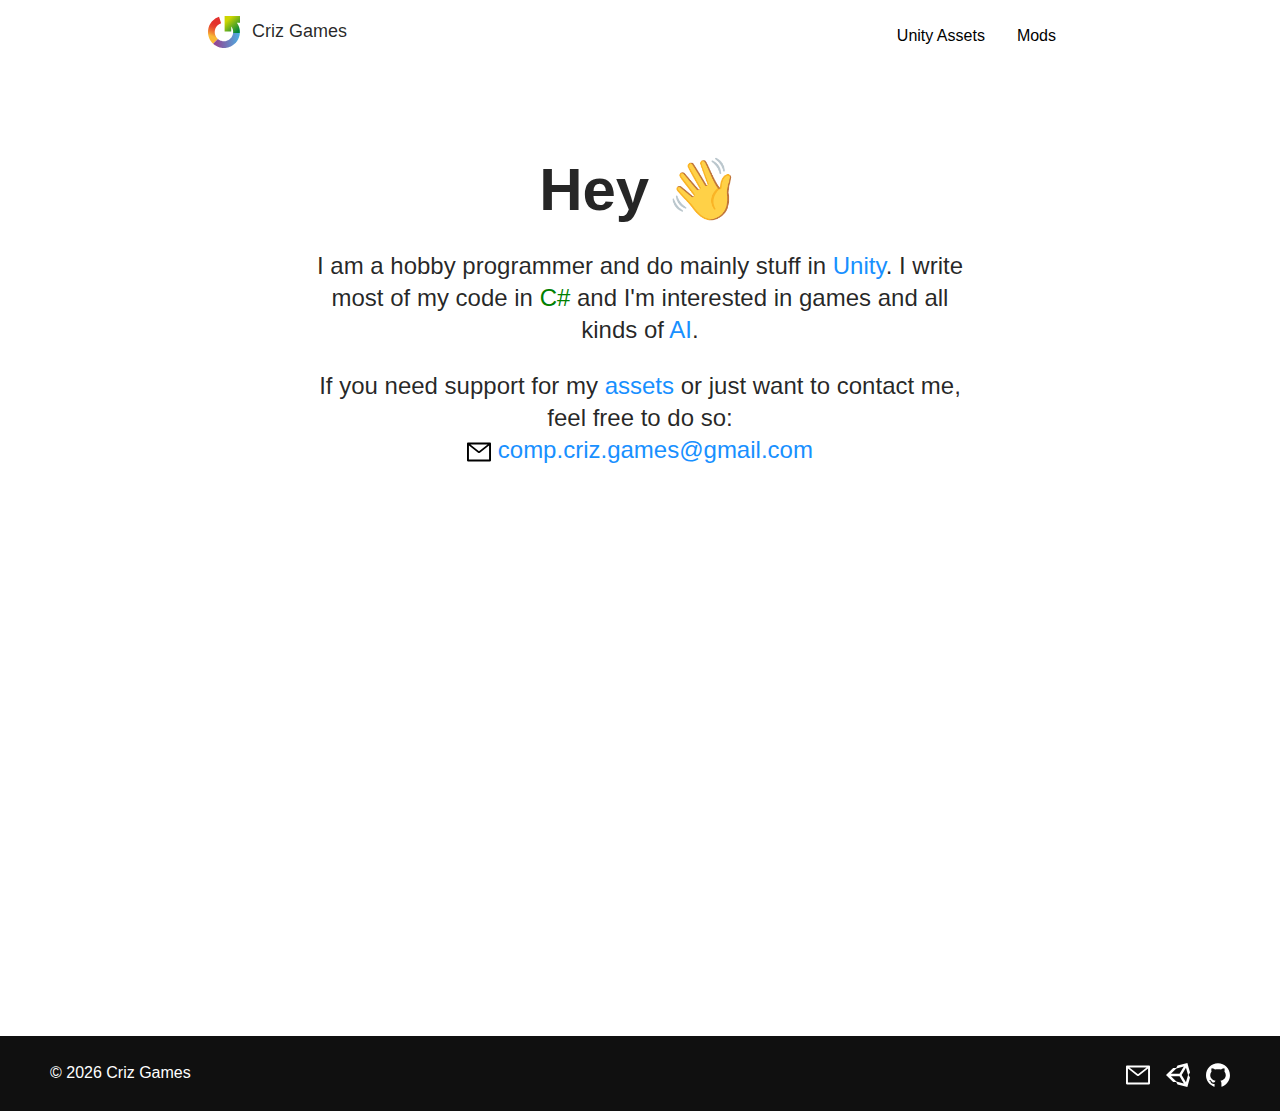
<file: index.html>
<!DOCTYPE html><html lang="en"><head><meta charSet="utf-8"/><meta http-equiv="x-ua-compatible" content="ie=edge"/><meta name="viewport" content="width=device-width, initial-scale=1, shrink-to-fit=no"/><style data-href="/styles.7c4b3ca1060161793b97.css" id="gatsby-global-css">/*! tailwindcss v2.1.2 | MIT License | https://tailwindcss.com */

/*! modern-normalize v1.1.0 | MIT License | https://github.com/sindresorhus/modern-normalize */html{-moz-tab-size:4;-o-tab-size:4;tab-size:4}body{font-family:system-ui,-apple-system,Segoe UI,Roboto,Helvetica,Arial,sans-serif,Apple Color Emoji,Segoe UI Emoji}hr{color:inherit}abbr[title]{-webkit-text-decoration:underline dotted;text-decoration:underline dotted}code,kbd,pre,samp{font-family:ui-monospace,SFMono-Regular,Consolas,Liberation Mono,Menlo,monospace}table{text-indent:0;border-color:inherit}button,input,optgroup,select,textarea{font-size:100%;line-height:1.15}[type=button],button{-webkit-appearance:button}blockquote,dd,dl,figure,h1,h2,h3,h4,h5,h6,hr,p,pre{margin:0}button{background-color:transparent;background-image:none}button:focus{outline:1px dotted;outline:5px auto -webkit-focus-ring-color}ol,ul{list-style:none;margin:0;padding:0}html{font-family:ui-sans-serif,system-ui,-apple-system,BlinkMacSystemFont,Segoe UI,Roboto,Helvetica Neue,Arial,Noto Sans,sans-serif,Apple Color Emoji,Segoe UI Emoji,Segoe UI Symbol,Noto Color Emoji;line-height:1.5}body{font-family:inherit;line-height:inherit}*,:after,:before{border:0 solid #e5e7eb}hr{border-top-width:1px}img{border-style:solid}input::-moz-placeholder,textarea::-moz-placeholder{opacity:1;color:#9ca3af}input:-ms-input-placeholder,textarea:-ms-input-placeholder{opacity:1;color:#9ca3af}input::placeholder,textarea::placeholder{opacity:1;color:#9ca3af}button{cursor:pointer}h1,h2,h3,h4,h5,h6{font-size:inherit;font-weight:inherit}a{color:inherit;text-decoration:inherit}button,input,optgroup,select,textarea{padding:0}code,kbd,pre,samp{font-family:ui-monospace,SFMono-Regular,Menlo,Monaco,Consolas,Liberation Mono,Courier New,monospace}audio,canvas,embed,iframe,img,object,svg,video{display:block;vertical-align:middle}img,video{max-width:100%;height:auto}.btn{border-radius:.5rem;font-weight:600;padding:.5rem 1rem;--tw-shadow:0 4px 6px -1px rgba(0,0,0,0.1),0 2px 4px -1px rgba(0,0,0,0.06);box-shadow:var(--tw-ring-offset-shadow,0 0 transparent),var(--tw-ring-shadow,0 0 transparent),var(--tw-shadow)}.btn-blue{--tw-bg-opacity:1;background-color:rgba(59,130,246,var(--tw-bg-opacity))}.btn-blue:hover{--tw-bg-opacity:1;background-color:rgba(37,99,235,var(--tw-bg-opacity))}.btn-blue{--tw-text-opacity:1;color:rgba(255,255,255,var(--tw-text-opacity))}.bg-white{--tw-bg-opacity:1;background-color:rgba(255,255,255,var(--tw-bg-opacity))}.border-gray-200{--tw-border-opacity:1;border-color:rgba(229,231,235,var(--tw-border-opacity))}.rounded-xl{border-radius:.75rem}.border-b{border-bottom-width:1px}.block{display:block}.flex{display:flex}.table{display:table}.hidden{display:none}.flex-row{flex-direction:row}.items-stretch{align-items:stretch}.self-end{align-self:flex-end}.font-medium{font-weight:500}.font-bold{font-weight:700}.h-8{height:2rem}.h-full{height:100%}.text-base{font-size:1rem;line-height:1.5rem}.text-lg{font-size:1.125rem;line-height:1.75rem}.text-2xl{font-size:1.5rem;line-height:2rem}.text-4xl{font-size:2.25rem;line-height:2.5rem}.leading-tight{line-height:1.25}.my-0{margin-top:0;margin-bottom:0}.mx-auto{margin-left:auto;margin-right:auto}.mr-0{margin-right:0}.mr-3{margin-right:.75rem}.mt-4{margin-top:1rem}.mb-20{margin-bottom:5rem}.ml-auto{margin-left:auto}.mt-px{margin-top:1px}.max-w-md{max-width:28rem}.max-w-4xl{max-width:56rem}.min-w-full{min-width:100%}.object-fill{-o-object-fit:fill;object-fit:fill}.overflow-hidden{overflow:hidden}.py-2{padding-top:.5rem;padding-bottom:.5rem}.py-4{padding-top:1rem;padding-bottom:1rem}.px-4{padding-left:1rem;padding-right:1rem}.py-6{padding-top:1.5rem;padding-bottom:1.5rem}.px-8{padding-left:2rem;padding-right:2rem}.pb-6{padding-bottom:1.5rem}.absolute{position:absolute}.relative{position:relative}.top-0{top:0}*{--tw-shadow:0 0 transparent}.shadow-xl{--tw-shadow:0 20px 25px -5px rgba(0,0,0,0.1),0 10px 10px -5px rgba(0,0,0,0.04)}.hover\:shadow-2xl:hover,.shadow-xl{box-shadow:var(--tw-ring-offset-shadow,0 0 transparent),var(--tw-ring-shadow,0 0 transparent),var(--tw-shadow)}.hover\:shadow-2xl:hover{--tw-shadow:0 25px 50px -12px rgba(0,0,0,0.25)}*{--tw-ring-inset:var(--tw-empty,/*!*/ /*!*/);--tw-ring-offset-width:0px;--tw-ring-offset-color:#fff;--tw-ring-color:rgba(59,130,246,0.5);--tw-ring-offset-shadow:0 0 transparent;--tw-ring-shadow:0 0 transparent}.text-center{text-align:center}.text-black{--tw-text-opacity:1;color:rgba(0,0,0,var(--tw-text-opacity))}.text-gray-500{--tw-text-opacity:1;color:rgba(107,114,128,var(--tw-text-opacity))}.hover\:text-blue-600:hover,.text-blue-600{--tw-text-opacity:1;color:rgba(37,99,235,var(--tw-text-opacity))}.w-full{width:100%}.z-40{z-index:40}.transform{--tw-translate-x:0;--tw-translate-y:0;--tw-rotate:0;--tw-skew-x:0;--tw-skew-y:0;--tw-scale-x:1;--tw-scale-y:1;transform:translateX(var(--tw-translate-x)) translateY(var(--tw-translate-y)) rotate(var(--tw-rotate)) skewX(var(--tw-skew-x)) skewY(var(--tw-skew-y)) scaleX(var(--tw-scale-x)) scaleY(var(--tw-scale-y))}.hover\:-translate-y-1:hover{--tw-translate-y:-0.25rem}.transition{transition-property:background-color,border-color,color,fill,stroke,opacity,box-shadow,transform,filter,-webkit-backdrop-filter;transition-property:background-color,border-color,color,fill,stroke,opacity,box-shadow,transform,filter,backdrop-filter;transition-property:background-color,border-color,color,fill,stroke,opacity,box-shadow,transform,filter,backdrop-filter,-webkit-backdrop-filter;transition-timing-function:cubic-bezier(.4,0,.2,1);transition-duration:.15s}.transition-colors{transition-property:background-color,border-color,color,fill,stroke;transition-timing-function:cubic-bezier(.4,0,.2,1);transition-duration:.15s}.ease-in-out{transition-timing-function:cubic-bezier(.4,0,.2,1)}.duration-100{transition-duration:.1s}@-webkit-keyframes spin{to{transform:rotate(1turn)}}@keyframes spin{to{transform:rotate(1turn)}}@-webkit-keyframes ping{75%,to{transform:scale(2);opacity:0}}@keyframes ping{75%,to{transform:scale(2);opacity:0}}@-webkit-keyframes pulse{50%{opacity:.5}}@keyframes pulse{50%{opacity:.5}}@-webkit-keyframes bounce{0%,to{transform:translateY(-25%);-webkit-animation-timing-function:cubic-bezier(.8,0,1,1);animation-timing-function:cubic-bezier(.8,0,1,1)}50%{transform:none;-webkit-animation-timing-function:cubic-bezier(0,0,.2,1);animation-timing-function:cubic-bezier(0,0,.2,1)}}@keyframes bounce{0%,to{transform:translateY(-25%);-webkit-animation-timing-function:cubic-bezier(.8,0,1,1);animation-timing-function:cubic-bezier(.8,0,1,1)}50%{transform:none;-webkit-animation-timing-function:cubic-bezier(0,0,.2,1);animation-timing-function:cubic-bezier(0,0,.2,1)}}@media (min-width:768px){.md\:border-b-0{border-bottom-width:0}.md\:flex{display:flex}.md\:flex-col{flex-direction:column}.md\:flex-shrink-0{flex-shrink:0}.md\:text-2xl{font-size:1.5rem;line-height:2rem}.md\:text-6xl{font-size:3.75rem;line-height:1}.md\:max-w-2xl{max-width:42rem}.md\:py-5{padding-top:1.25rem;padding-bottom:1.25rem}.md\:absolute{position:absolute}.md\:relative{position:relative}.md\:bottom-0{bottom:0}.md\:w-56{width:14rem}.md\:w-auto{width:auto}}[class*=ant-]::-ms-clear,[class*=ant-] input::-ms-clear,[class*=ant-] input::-ms-reveal,[class^=ant-]::-ms-clear,[class^=ant-] input::-ms-clear,[class^=ant-] input::-ms-reveal{display:none}[class*=ant-],[class*=ant-] *,[class*=ant-] :after,[class*=ant-] :before,[class^=ant-],[class^=ant-] *,[class^=ant-] :after,[class^=ant-] :before{box-sizing:border-box}body,html{width:100%;height:100%}input::-ms-clear,input::-ms-reveal{display:none}*,:after,:before{box-sizing:border-box}html{font-family:sans-serif;line-height:1.15;-webkit-text-size-adjust:100%;-ms-text-size-adjust:100%;-ms-overflow-style:scrollbar;-webkit-tap-highlight-color:rgba(0,0,0,0)}@-ms-viewport{width:device-width}body{margin:0;color:rgba(0,0,0,.85);font-size:14px;font-family:-apple-system,BlinkMacSystemFont,Segoe UI,Roboto,Helvetica Neue,Arial,Noto Sans,sans-serif,Apple Color Emoji,Segoe UI Emoji,Segoe UI Symbol,Noto Color Emoji;font-variant:tabular-nums;line-height:1.5715;background-color:#fff;font-feature-settings:"tnum"}[tabindex="-1"]:focus{outline:none!important}hr{box-sizing:content-box;height:0;overflow:visible}h1,h2,h3,h4,h5,h6{margin-top:0;margin-bottom:.5em;color:rgba(0,0,0,.85);font-weight:500}p{margin-top:0;margin-bottom:1em}abbr[data-original-title],abbr[title]{text-decoration:underline;-webkit-text-decoration:underline dotted;text-decoration:underline dotted;border-bottom:0;cursor:help}address{margin-bottom:1em;font-style:normal;line-height:inherit}input[type=number],input[type=password],input[type=text],textarea{-webkit-appearance:none}dl,ol,ul{margin-top:0;margin-bottom:1em}ol ol,ol ul,ul ol,ul ul{margin-bottom:0}dt{font-weight:500}dd{margin-bottom:.5em;margin-left:0}blockquote{margin:0 0 1em}dfn{font-style:italic}b,strong{font-weight:bolder}small{font-size:80%}sub,sup{position:relative;font-size:75%;line-height:0;vertical-align:baseline}sub{bottom:-.25em}sup{top:-.5em}a{color:#1890ff;text-decoration:none;background-color:transparent;outline:none;cursor:pointer;transition:color .3s;-webkit-text-decoration-skip:objects}a:hover{color:#40a9ff}a:active{color:#096dd9}a:active,a:focus,a:hover{text-decoration:none;outline:0}a[disabled]{color:rgba(0,0,0,.25);cursor:not-allowed}code,kbd,pre,samp{font-size:1em;font-family:SFMono-Regular,Consolas,Liberation Mono,Menlo,Courier,monospace}pre{margin-top:0;margin-bottom:1em;overflow:auto}figure{margin:0 0 1em}img{vertical-align:middle;border-style:none}svg:not(:root){overflow:hidden}[role=button],a,area,button,input:not([type=range]),label,select,summary,textarea{touch-action:manipulation}table{border-collapse:collapse}caption{padding-top:.75em;padding-bottom:.3em;color:rgba(0,0,0,.45);text-align:left;caption-side:bottom}th{text-align:inherit}button,input,optgroup,select,textarea{margin:0;color:inherit;font-size:inherit;font-family:inherit;line-height:inherit}button,input{overflow:visible}button,select{text-transform:none}[type=reset],[type=submit],button,html [type=button]{-webkit-appearance:button}[type=button]::-moz-focus-inner,[type=reset]::-moz-focus-inner,[type=submit]::-moz-focus-inner,button::-moz-focus-inner{padding:0;border-style:none}input[type=checkbox],input[type=radio]{box-sizing:border-box;padding:0}input[type=date],input[type=datetime-local],input[type=month],input[type=time]{-webkit-appearance:listbox}textarea{overflow:auto;resize:vertical}fieldset{min-width:0;margin:0;padding:0;border:0}legend{display:block;width:100%;max-width:100%;margin-bottom:.5em;padding:0;color:inherit;font-size:1.5em;line-height:inherit;white-space:normal}progress{vertical-align:baseline}[type=number]::-webkit-inner-spin-button,[type=number]::-webkit-outer-spin-button{height:auto}[type=search]{outline-offset:-2px;-webkit-appearance:none}[type=search]::-webkit-search-cancel-button,[type=search]::-webkit-search-decoration{-webkit-appearance:none}::-webkit-file-upload-button{font:inherit;-webkit-appearance:button}output{display:inline-block}summary{display:list-item}template{display:none}[hidden]{display:none!important}mark{padding:.2em;background-color:#feffe6}::-moz-selection{color:#fff;background:#1890ff}::selection{color:#fff;background:#1890ff}.clearfix:after,.clearfix:before{display:table;content:""}.clearfix:after{clear:both}.anticon{display:inline-block;color:inherit;font-style:normal;line-height:0;text-align:center;text-transform:none;vertical-align:-.125em;text-rendering:optimizeLegibility;-webkit-font-smoothing:antialiased;-moz-osx-font-smoothing:grayscale}.anticon>*{line-height:1}.anticon svg{display:inline-block}.anticon:before{display:none}.anticon .anticon-icon{display:block}.anticon[tabindex]{cursor:pointer}.anticon-spin,.anticon-spin:before{display:inline-block;-webkit-animation:loadingCircle 1s linear infinite;animation:loadingCircle 1s linear infinite}.ant-fade-appear,.ant-fade-enter,.ant-fade-leave{-webkit-animation-duration:.2s;animation-duration:.2s;-webkit-animation-fill-mode:both;animation-fill-mode:both;-webkit-animation-play-state:paused;animation-play-state:paused}.ant-fade-appear.ant-fade-appear-active,.ant-fade-enter.ant-fade-enter-active{-webkit-animation-name:antFadeIn;animation-name:antFadeIn;-webkit-animation-play-state:running;animation-play-state:running}.ant-fade-leave.ant-fade-leave-active{-webkit-animation-name:antFadeOut;animation-name:antFadeOut;-webkit-animation-play-state:running;animation-play-state:running;pointer-events:none}.ant-fade-appear,.ant-fade-enter{opacity:0}.ant-fade-appear,.ant-fade-enter,.ant-fade-leave{-webkit-animation-timing-function:linear;animation-timing-function:linear}@-webkit-keyframes antFadeIn{0%{opacity:0}to{opacity:1}}@keyframes antFadeIn{0%{opacity:0}to{opacity:1}}@-webkit-keyframes antFadeOut{0%{opacity:1}to{opacity:0}}@keyframes antFadeOut{0%{opacity:1}to{opacity:0}}.ant-move-up-appear,.ant-move-up-enter,.ant-move-up-leave{-webkit-animation-duration:.2s;animation-duration:.2s;-webkit-animation-fill-mode:both;animation-fill-mode:both;-webkit-animation-play-state:paused;animation-play-state:paused}.ant-move-up-appear.ant-move-up-appear-active,.ant-move-up-enter.ant-move-up-enter-active{-webkit-animation-name:antMoveUpIn;animation-name:antMoveUpIn;-webkit-animation-play-state:running;animation-play-state:running}.ant-move-up-leave.ant-move-up-leave-active{-webkit-animation-name:antMoveUpOut;animation-name:antMoveUpOut;-webkit-animation-play-state:running;animation-play-state:running;pointer-events:none}.ant-move-up-appear,.ant-move-up-enter{opacity:0;-webkit-animation-timing-function:cubic-bezier(.08,.82,.17,1);animation-timing-function:cubic-bezier(.08,.82,.17,1)}.ant-move-up-leave{-webkit-animation-timing-function:cubic-bezier(.6,.04,.98,.34);animation-timing-function:cubic-bezier(.6,.04,.98,.34)}.ant-move-down-appear,.ant-move-down-enter,.ant-move-down-leave{-webkit-animation-duration:.2s;animation-duration:.2s;-webkit-animation-fill-mode:both;animation-fill-mode:both;-webkit-animation-play-state:paused;animation-play-state:paused}.ant-move-down-appear.ant-move-down-appear-active,.ant-move-down-enter.ant-move-down-enter-active{-webkit-animation-name:antMoveDownIn;animation-name:antMoveDownIn;-webkit-animation-play-state:running;animation-play-state:running}.ant-move-down-leave.ant-move-down-leave-active{-webkit-animation-name:antMoveDownOut;animation-name:antMoveDownOut;-webkit-animation-play-state:running;animation-play-state:running;pointer-events:none}.ant-move-down-appear,.ant-move-down-enter{opacity:0;-webkit-animation-timing-function:cubic-bezier(.08,.82,.17,1);animation-timing-function:cubic-bezier(.08,.82,.17,1)}.ant-move-down-leave{-webkit-animation-timing-function:cubic-bezier(.6,.04,.98,.34);animation-timing-function:cubic-bezier(.6,.04,.98,.34)}.ant-move-left-appear,.ant-move-left-enter,.ant-move-left-leave{-webkit-animation-duration:.2s;animation-duration:.2s;-webkit-animation-fill-mode:both;animation-fill-mode:both;-webkit-animation-play-state:paused;animation-play-state:paused}.ant-move-left-appear.ant-move-left-appear-active,.ant-move-left-enter.ant-move-left-enter-active{-webkit-animation-name:antMoveLeftIn;animation-name:antMoveLeftIn;-webkit-animation-play-state:running;animation-play-state:running}.ant-move-left-leave.ant-move-left-leave-active{-webkit-animation-name:antMoveLeftOut;animation-name:antMoveLeftOut;-webkit-animation-play-state:running;animation-play-state:running;pointer-events:none}.ant-move-left-appear,.ant-move-left-enter{opacity:0;-webkit-animation-timing-function:cubic-bezier(.08,.82,.17,1);animation-timing-function:cubic-bezier(.08,.82,.17,1)}.ant-move-left-leave{-webkit-animation-timing-function:cubic-bezier(.6,.04,.98,.34);animation-timing-function:cubic-bezier(.6,.04,.98,.34)}.ant-move-right-appear,.ant-move-right-enter,.ant-move-right-leave{-webkit-animation-duration:.2s;animation-duration:.2s;-webkit-animation-fill-mode:both;animation-fill-mode:both;-webkit-animation-play-state:paused;animation-play-state:paused}.ant-move-right-appear.ant-move-right-appear-active,.ant-move-right-enter.ant-move-right-enter-active{-webkit-animation-name:antMoveRightIn;animation-name:antMoveRightIn;-webkit-animation-play-state:running;animation-play-state:running}.ant-move-right-leave.ant-move-right-leave-active{-webkit-animation-name:antMoveRightOut;animation-name:antMoveRightOut;-webkit-animation-play-state:running;animation-play-state:running;pointer-events:none}.ant-move-right-appear,.ant-move-right-enter{opacity:0;-webkit-animation-timing-function:cubic-bezier(.08,.82,.17,1);animation-timing-function:cubic-bezier(.08,.82,.17,1)}.ant-move-right-leave{-webkit-animation-timing-function:cubic-bezier(.6,.04,.98,.34);animation-timing-function:cubic-bezier(.6,.04,.98,.34)}@-webkit-keyframes antMoveDownIn{0%{transform:translateY(100%);transform-origin:0 0;opacity:0}to{transform:translateY(0);transform-origin:0 0;opacity:1}}@keyframes antMoveDownIn{0%{transform:translateY(100%);transform-origin:0 0;opacity:0}to{transform:translateY(0);transform-origin:0 0;opacity:1}}@-webkit-keyframes antMoveDownOut{0%{transform:translateY(0);transform-origin:0 0;opacity:1}to{transform:translateY(100%);transform-origin:0 0;opacity:0}}@keyframes antMoveDownOut{0%{transform:translateY(0);transform-origin:0 0;opacity:1}to{transform:translateY(100%);transform-origin:0 0;opacity:0}}@-webkit-keyframes antMoveLeftIn{0%{transform:translateX(-100%);transform-origin:0 0;opacity:0}to{transform:translateX(0);transform-origin:0 0;opacity:1}}@keyframes antMoveLeftIn{0%{transform:translateX(-100%);transform-origin:0 0;opacity:0}to{transform:translateX(0);transform-origin:0 0;opacity:1}}@-webkit-keyframes antMoveLeftOut{0%{transform:translateX(0);transform-origin:0 0;opacity:1}to{transform:translateX(-100%);transform-origin:0 0;opacity:0}}@keyframes antMoveLeftOut{0%{transform:translateX(0);transform-origin:0 0;opacity:1}to{transform:translateX(-100%);transform-origin:0 0;opacity:0}}@-webkit-keyframes antMoveRightIn{0%{transform:translateX(100%);transform-origin:0 0;opacity:0}to{transform:translateX(0);transform-origin:0 0;opacity:1}}@keyframes antMoveRightIn{0%{transform:translateX(100%);transform-origin:0 0;opacity:0}to{transform:translateX(0);transform-origin:0 0;opacity:1}}@-webkit-keyframes antMoveRightOut{0%{transform:translateX(0);transform-origin:0 0;opacity:1}to{transform:translateX(100%);transform-origin:0 0;opacity:0}}@keyframes antMoveRightOut{0%{transform:translateX(0);transform-origin:0 0;opacity:1}to{transform:translateX(100%);transform-origin:0 0;opacity:0}}@-webkit-keyframes antMoveUpIn{0%{transform:translateY(-100%);transform-origin:0 0;opacity:0}to{transform:translateY(0);transform-origin:0 0;opacity:1}}@keyframes antMoveUpIn{0%{transform:translateY(-100%);transform-origin:0 0;opacity:0}to{transform:translateY(0);transform-origin:0 0;opacity:1}}@-webkit-keyframes antMoveUpOut{0%{transform:translateY(0);transform-origin:0 0;opacity:1}to{transform:translateY(-100%);transform-origin:0 0;opacity:0}}@keyframes antMoveUpOut{0%{transform:translateY(0);transform-origin:0 0;opacity:1}to{transform:translateY(-100%);transform-origin:0 0;opacity:0}}@-webkit-keyframes loadingCircle{to{transform:rotate(1turn)}}@keyframes loadingCircle{to{transform:rotate(1turn)}}[ant-click-animating-without-extra-node=true],[ant-click-animating=true]{position:relative}html{--antd-wave-shadow-color:#1890ff;--scroll-bar:0}.ant-click-animating-node,[ant-click-animating-without-extra-node=true]:after{position:absolute;top:0;right:0;bottom:0;left:0;display:block;border-radius:inherit;box-shadow:0 0 0 0 #1890ff;box-shadow:0 0 0 0 var(--antd-wave-shadow-color);opacity:.2;-webkit-animation:fadeEffect 2s cubic-bezier(.08,.82,.17,1),waveEffect .4s cubic-bezier(.08,.82,.17,1);animation:fadeEffect 2s cubic-bezier(.08,.82,.17,1),waveEffect .4s cubic-bezier(.08,.82,.17,1);-webkit-animation-fill-mode:forwards;animation-fill-mode:forwards;content:"";pointer-events:none}@-webkit-keyframes waveEffect{to{box-shadow:0 0 0 #1890ff;box-shadow:0 0 0 6px var(--antd-wave-shadow-color)}}@keyframes waveEffect{to{box-shadow:0 0 0 #1890ff;box-shadow:0 0 0 6px var(--antd-wave-shadow-color)}}@-webkit-keyframes fadeEffect{to{opacity:0}}@keyframes fadeEffect{to{opacity:0}}.ant-slide-up-appear,.ant-slide-up-enter,.ant-slide-up-leave{-webkit-animation-duration:.2s;animation-duration:.2s;-webkit-animation-fill-mode:both;animation-fill-mode:both;-webkit-animation-play-state:paused;animation-play-state:paused}.ant-slide-up-appear.ant-slide-up-appear-active,.ant-slide-up-enter.ant-slide-up-enter-active{-webkit-animation-name:antSlideUpIn;animation-name:antSlideUpIn;-webkit-animation-play-state:running;animation-play-state:running}.ant-slide-up-leave.ant-slide-up-leave-active{-webkit-animation-name:antSlideUpOut;animation-name:antSlideUpOut;-webkit-animation-play-state:running;animation-play-state:running;pointer-events:none}.ant-slide-up-appear,.ant-slide-up-enter{opacity:0;-webkit-animation-timing-function:cubic-bezier(.23,1,.32,1);animation-timing-function:cubic-bezier(.23,1,.32,1)}.ant-slide-up-leave{-webkit-animation-timing-function:cubic-bezier(.755,.05,.855,.06);animation-timing-function:cubic-bezier(.755,.05,.855,.06)}.ant-slide-down-appear,.ant-slide-down-enter,.ant-slide-down-leave{-webkit-animation-duration:.2s;animation-duration:.2s;-webkit-animation-fill-mode:both;animation-fill-mode:both;-webkit-animation-play-state:paused;animation-play-state:paused}.ant-slide-down-appear.ant-slide-down-appear-active,.ant-slide-down-enter.ant-slide-down-enter-active{-webkit-animation-name:antSlideDownIn;animation-name:antSlideDownIn;-webkit-animation-play-state:running;animation-play-state:running}.ant-slide-down-leave.ant-slide-down-leave-active{-webkit-animation-name:antSlideDownOut;animation-name:antSlideDownOut;-webkit-animation-play-state:running;animation-play-state:running;pointer-events:none}.ant-slide-down-appear,.ant-slide-down-enter{opacity:0;-webkit-animation-timing-function:cubic-bezier(.23,1,.32,1);animation-timing-function:cubic-bezier(.23,1,.32,1)}.ant-slide-down-leave{-webkit-animation-timing-function:cubic-bezier(.755,.05,.855,.06);animation-timing-function:cubic-bezier(.755,.05,.855,.06)}.ant-slide-left-appear,.ant-slide-left-enter,.ant-slide-left-leave{-webkit-animation-duration:.2s;animation-duration:.2s;-webkit-animation-fill-mode:both;animation-fill-mode:both;-webkit-animation-play-state:paused;animation-play-state:paused}.ant-slide-left-appear.ant-slide-left-appear-active,.ant-slide-left-enter.ant-slide-left-enter-active{-webkit-animation-name:antSlideLeftIn;animation-name:antSlideLeftIn;-webkit-animation-play-state:running;animation-play-state:running}.ant-slide-left-leave.ant-slide-left-leave-active{-webkit-animation-name:antSlideLeftOut;animation-name:antSlideLeftOut;-webkit-animation-play-state:running;animation-play-state:running;pointer-events:none}.ant-slide-left-appear,.ant-slide-left-enter{opacity:0;-webkit-animation-timing-function:cubic-bezier(.23,1,.32,1);animation-timing-function:cubic-bezier(.23,1,.32,1)}.ant-slide-left-leave{-webkit-animation-timing-function:cubic-bezier(.755,.05,.855,.06);animation-timing-function:cubic-bezier(.755,.05,.855,.06)}.ant-slide-right-appear,.ant-slide-right-enter,.ant-slide-right-leave{-webkit-animation-duration:.2s;animation-duration:.2s;-webkit-animation-fill-mode:both;animation-fill-mode:both;-webkit-animation-play-state:paused;animation-play-state:paused}.ant-slide-right-appear.ant-slide-right-appear-active,.ant-slide-right-enter.ant-slide-right-enter-active{-webkit-animation-name:antSlideRightIn;animation-name:antSlideRightIn;-webkit-animation-play-state:running;animation-play-state:running}.ant-slide-right-leave.ant-slide-right-leave-active{-webkit-animation-name:antSlideRightOut;animation-name:antSlideRightOut;-webkit-animation-play-state:running;animation-play-state:running;pointer-events:none}.ant-slide-right-appear,.ant-slide-right-enter{opacity:0;-webkit-animation-timing-function:cubic-bezier(.23,1,.32,1);animation-timing-function:cubic-bezier(.23,1,.32,1)}.ant-slide-right-leave{-webkit-animation-timing-function:cubic-bezier(.755,.05,.855,.06);animation-timing-function:cubic-bezier(.755,.05,.855,.06)}@-webkit-keyframes antSlideUpIn{0%{transform:scaleY(.8);transform-origin:0 0;opacity:0}to{transform:scaleY(1);transform-origin:0 0;opacity:1}}@keyframes antSlideUpIn{0%{transform:scaleY(.8);transform-origin:0 0;opacity:0}to{transform:scaleY(1);transform-origin:0 0;opacity:1}}@-webkit-keyframes antSlideUpOut{0%{transform:scaleY(1);transform-origin:0 0;opacity:1}to{transform:scaleY(.8);transform-origin:0 0;opacity:0}}@keyframes antSlideUpOut{0%{transform:scaleY(1);transform-origin:0 0;opacity:1}to{transform:scaleY(.8);transform-origin:0 0;opacity:0}}@-webkit-keyframes antSlideDownIn{0%{transform:scaleY(.8);transform-origin:100% 100%;opacity:0}to{transform:scaleY(1);transform-origin:100% 100%;opacity:1}}@keyframes antSlideDownIn{0%{transform:scaleY(.8);transform-origin:100% 100%;opacity:0}to{transform:scaleY(1);transform-origin:100% 100%;opacity:1}}@-webkit-keyframes antSlideDownOut{0%{transform:scaleY(1);transform-origin:100% 100%;opacity:1}to{transform:scaleY(.8);transform-origin:100% 100%;opacity:0}}@keyframes antSlideDownOut{0%{transform:scaleY(1);transform-origin:100% 100%;opacity:1}to{transform:scaleY(.8);transform-origin:100% 100%;opacity:0}}@-webkit-keyframes antSlideLeftIn{0%{transform:scaleX(.8);transform-origin:0 0;opacity:0}to{transform:scaleX(1);transform-origin:0 0;opacity:1}}@keyframes antSlideLeftIn{0%{transform:scaleX(.8);transform-origin:0 0;opacity:0}to{transform:scaleX(1);transform-origin:0 0;opacity:1}}@-webkit-keyframes antSlideLeftOut{0%{transform:scaleX(1);transform-origin:0 0;opacity:1}to{transform:scaleX(.8);transform-origin:0 0;opacity:0}}@keyframes antSlideLeftOut{0%{transform:scaleX(1);transform-origin:0 0;opacity:1}to{transform:scaleX(.8);transform-origin:0 0;opacity:0}}@-webkit-keyframes antSlideRightIn{0%{transform:scaleX(.8);transform-origin:100% 0;opacity:0}to{transform:scaleX(1);transform-origin:100% 0;opacity:1}}@keyframes antSlideRightIn{0%{transform:scaleX(.8);transform-origin:100% 0;opacity:0}to{transform:scaleX(1);transform-origin:100% 0;opacity:1}}@-webkit-keyframes antSlideRightOut{0%{transform:scaleX(1);transform-origin:100% 0;opacity:1}to{transform:scaleX(.8);transform-origin:100% 0;opacity:0}}@keyframes antSlideRightOut{0%{transform:scaleX(1);transform-origin:100% 0;opacity:1}to{transform:scaleX(.8);transform-origin:100% 0;opacity:0}}.ant-zoom-appear,.ant-zoom-enter,.ant-zoom-leave{-webkit-animation-duration:.2s;animation-duration:.2s;-webkit-animation-fill-mode:both;animation-fill-mode:both;-webkit-animation-play-state:paused;animation-play-state:paused}.ant-zoom-appear.ant-zoom-appear-active,.ant-zoom-enter.ant-zoom-enter-active{-webkit-animation-name:antZoomIn;animation-name:antZoomIn;-webkit-animation-play-state:running;animation-play-state:running}.ant-zoom-leave.ant-zoom-leave-active{-webkit-animation-name:antZoomOut;animation-name:antZoomOut;-webkit-animation-play-state:running;animation-play-state:running;pointer-events:none}.ant-zoom-appear,.ant-zoom-enter{transform:scale(0);opacity:0;-webkit-animation-timing-function:cubic-bezier(.08,.82,.17,1);animation-timing-function:cubic-bezier(.08,.82,.17,1)}.ant-zoom-appear-prepare,.ant-zoom-enter-prepare{transform:none}.ant-zoom-leave{-webkit-animation-timing-function:cubic-bezier(.78,.14,.15,.86);animation-timing-function:cubic-bezier(.78,.14,.15,.86)}.ant-zoom-big-appear,.ant-zoom-big-enter,.ant-zoom-big-leave{-webkit-animation-duration:.2s;animation-duration:.2s;-webkit-animation-fill-mode:both;animation-fill-mode:both;-webkit-animation-play-state:paused;animation-play-state:paused}.ant-zoom-big-appear.ant-zoom-big-appear-active,.ant-zoom-big-enter.ant-zoom-big-enter-active{-webkit-animation-name:antZoomBigIn;animation-name:antZoomBigIn;-webkit-animation-play-state:running;animation-play-state:running}.ant-zoom-big-leave.ant-zoom-big-leave-active{-webkit-animation-name:antZoomBigOut;animation-name:antZoomBigOut;-webkit-animation-play-state:running;animation-play-state:running;pointer-events:none}.ant-zoom-big-appear,.ant-zoom-big-enter{transform:scale(0);opacity:0;-webkit-animation-timing-function:cubic-bezier(.08,.82,.17,1);animation-timing-function:cubic-bezier(.08,.82,.17,1)}.ant-zoom-big-appear-prepare,.ant-zoom-big-enter-prepare{transform:none}.ant-zoom-big-leave{-webkit-animation-timing-function:cubic-bezier(.78,.14,.15,.86);animation-timing-function:cubic-bezier(.78,.14,.15,.86)}.ant-zoom-big-fast-appear,.ant-zoom-big-fast-enter,.ant-zoom-big-fast-leave{-webkit-animation-duration:.1s;animation-duration:.1s;-webkit-animation-fill-mode:both;animation-fill-mode:both;-webkit-animation-play-state:paused;animation-play-state:paused}.ant-zoom-big-fast-appear.ant-zoom-big-fast-appear-active,.ant-zoom-big-fast-enter.ant-zoom-big-fast-enter-active{-webkit-animation-name:antZoomBigIn;animation-name:antZoomBigIn;-webkit-animation-play-state:running;animation-play-state:running}.ant-zoom-big-fast-leave.ant-zoom-big-fast-leave-active{-webkit-animation-name:antZoomBigOut;animation-name:antZoomBigOut;-webkit-animation-play-state:running;animation-play-state:running;pointer-events:none}.ant-zoom-big-fast-appear,.ant-zoom-big-fast-enter{transform:scale(0);opacity:0;-webkit-animation-timing-function:cubic-bezier(.08,.82,.17,1);animation-timing-function:cubic-bezier(.08,.82,.17,1)}.ant-zoom-big-fast-appear-prepare,.ant-zoom-big-fast-enter-prepare{transform:none}.ant-zoom-big-fast-leave{-webkit-animation-timing-function:cubic-bezier(.78,.14,.15,.86);animation-timing-function:cubic-bezier(.78,.14,.15,.86)}.ant-zoom-up-appear,.ant-zoom-up-enter,.ant-zoom-up-leave{-webkit-animation-duration:.2s;animation-duration:.2s;-webkit-animation-fill-mode:both;animation-fill-mode:both;-webkit-animation-play-state:paused;animation-play-state:paused}.ant-zoom-up-appear.ant-zoom-up-appear-active,.ant-zoom-up-enter.ant-zoom-up-enter-active{-webkit-animation-name:antZoomUpIn;animation-name:antZoomUpIn;-webkit-animation-play-state:running;animation-play-state:running}.ant-zoom-up-leave.ant-zoom-up-leave-active{-webkit-animation-name:antZoomUpOut;animation-name:antZoomUpOut;-webkit-animation-play-state:running;animation-play-state:running;pointer-events:none}.ant-zoom-up-appear,.ant-zoom-up-enter{transform:scale(0);opacity:0;-webkit-animation-timing-function:cubic-bezier(.08,.82,.17,1);animation-timing-function:cubic-bezier(.08,.82,.17,1)}.ant-zoom-up-appear-prepare,.ant-zoom-up-enter-prepare{transform:none}.ant-zoom-up-leave{-webkit-animation-timing-function:cubic-bezier(.78,.14,.15,.86);animation-timing-function:cubic-bezier(.78,.14,.15,.86)}.ant-zoom-down-appear,.ant-zoom-down-enter,.ant-zoom-down-leave{-webkit-animation-duration:.2s;animation-duration:.2s;-webkit-animation-fill-mode:both;animation-fill-mode:both;-webkit-animation-play-state:paused;animation-play-state:paused}.ant-zoom-down-appear.ant-zoom-down-appear-active,.ant-zoom-down-enter.ant-zoom-down-enter-active{-webkit-animation-name:antZoomDownIn;animation-name:antZoomDownIn;-webkit-animation-play-state:running;animation-play-state:running}.ant-zoom-down-leave.ant-zoom-down-leave-active{-webkit-animation-name:antZoomDownOut;animation-name:antZoomDownOut;-webkit-animation-play-state:running;animation-play-state:running;pointer-events:none}.ant-zoom-down-appear,.ant-zoom-down-enter{transform:scale(0);opacity:0;-webkit-animation-timing-function:cubic-bezier(.08,.82,.17,1);animation-timing-function:cubic-bezier(.08,.82,.17,1)}.ant-zoom-down-appear-prepare,.ant-zoom-down-enter-prepare{transform:none}.ant-zoom-down-leave{-webkit-animation-timing-function:cubic-bezier(.78,.14,.15,.86);animation-timing-function:cubic-bezier(.78,.14,.15,.86)}.ant-zoom-left-appear,.ant-zoom-left-enter,.ant-zoom-left-leave{-webkit-animation-duration:.2s;animation-duration:.2s;-webkit-animation-fill-mode:both;animation-fill-mode:both;-webkit-animation-play-state:paused;animation-play-state:paused}.ant-zoom-left-appear.ant-zoom-left-appear-active,.ant-zoom-left-enter.ant-zoom-left-enter-active{-webkit-animation-name:antZoomLeftIn;animation-name:antZoomLeftIn;-webkit-animation-play-state:running;animation-play-state:running}.ant-zoom-left-leave.ant-zoom-left-leave-active{-webkit-animation-name:antZoomLeftOut;animation-name:antZoomLeftOut;-webkit-animation-play-state:running;animation-play-state:running;pointer-events:none}.ant-zoom-left-appear,.ant-zoom-left-enter{transform:scale(0);opacity:0;-webkit-animation-timing-function:cubic-bezier(.08,.82,.17,1);animation-timing-function:cubic-bezier(.08,.82,.17,1)}.ant-zoom-left-appear-prepare,.ant-zoom-left-enter-prepare{transform:none}.ant-zoom-left-leave{-webkit-animation-timing-function:cubic-bezier(.78,.14,.15,.86);animation-timing-function:cubic-bezier(.78,.14,.15,.86)}.ant-zoom-right-appear,.ant-zoom-right-enter,.ant-zoom-right-leave{-webkit-animation-duration:.2s;animation-duration:.2s;-webkit-animation-fill-mode:both;animation-fill-mode:both;-webkit-animation-play-state:paused;animation-play-state:paused}.ant-zoom-right-appear.ant-zoom-right-appear-active,.ant-zoom-right-enter.ant-zoom-right-enter-active{-webkit-animation-name:antZoomRightIn;animation-name:antZoomRightIn;-webkit-animation-play-state:running;animation-play-state:running}.ant-zoom-right-leave.ant-zoom-right-leave-active{-webkit-animation-name:antZoomRightOut;animation-name:antZoomRightOut;-webkit-animation-play-state:running;animation-play-state:running;pointer-events:none}.ant-zoom-right-appear,.ant-zoom-right-enter{transform:scale(0);opacity:0;-webkit-animation-timing-function:cubic-bezier(.08,.82,.17,1);animation-timing-function:cubic-bezier(.08,.82,.17,1)}.ant-zoom-right-appear-prepare,.ant-zoom-right-enter-prepare{transform:none}.ant-zoom-right-leave{-webkit-animation-timing-function:cubic-bezier(.78,.14,.15,.86);animation-timing-function:cubic-bezier(.78,.14,.15,.86)}@-webkit-keyframes antZoomIn{0%{transform:scale(.2);opacity:0}to{transform:scale(1);opacity:1}}@keyframes antZoomIn{0%{transform:scale(.2);opacity:0}to{transform:scale(1);opacity:1}}@-webkit-keyframes antZoomOut{0%{transform:scale(1)}to{transform:scale(.2);opacity:0}}@keyframes antZoomOut{0%{transform:scale(1)}to{transform:scale(.2);opacity:0}}@-webkit-keyframes antZoomBigIn{0%{transform:scale(.8);opacity:0}to{transform:scale(1);opacity:1}}@keyframes antZoomBigIn{0%{transform:scale(.8);opacity:0}to{transform:scale(1);opacity:1}}@-webkit-keyframes antZoomBigOut{0%{transform:scale(1)}to{transform:scale(.8);opacity:0}}@keyframes antZoomBigOut{0%{transform:scale(1)}to{transform:scale(.8);opacity:0}}@-webkit-keyframes antZoomUpIn{0%{transform:scale(.8);transform-origin:50% 0;opacity:0}to{transform:scale(1);transform-origin:50% 0}}@keyframes antZoomUpIn{0%{transform:scale(.8);transform-origin:50% 0;opacity:0}to{transform:scale(1);transform-origin:50% 0}}@-webkit-keyframes antZoomUpOut{0%{transform:scale(1);transform-origin:50% 0}to{transform:scale(.8);transform-origin:50% 0;opacity:0}}@keyframes antZoomUpOut{0%{transform:scale(1);transform-origin:50% 0}to{transform:scale(.8);transform-origin:50% 0;opacity:0}}@-webkit-keyframes antZoomLeftIn{0%{transform:scale(.8);transform-origin:0 50%;opacity:0}to{transform:scale(1);transform-origin:0 50%}}@keyframes antZoomLeftIn{0%{transform:scale(.8);transform-origin:0 50%;opacity:0}to{transform:scale(1);transform-origin:0 50%}}@-webkit-keyframes antZoomLeftOut{0%{transform:scale(1);transform-origin:0 50%}to{transform:scale(.8);transform-origin:0 50%;opacity:0}}@keyframes antZoomLeftOut{0%{transform:scale(1);transform-origin:0 50%}to{transform:scale(.8);transform-origin:0 50%;opacity:0}}@-webkit-keyframes antZoomRightIn{0%{transform:scale(.8);transform-origin:100% 50%;opacity:0}to{transform:scale(1);transform-origin:100% 50%}}@keyframes antZoomRightIn{0%{transform:scale(.8);transform-origin:100% 50%;opacity:0}to{transform:scale(1);transform-origin:100% 50%}}@-webkit-keyframes antZoomRightOut{0%{transform:scale(1);transform-origin:100% 50%}to{transform:scale(.8);transform-origin:100% 50%;opacity:0}}@keyframes antZoomRightOut{0%{transform:scale(1);transform-origin:100% 50%}to{transform:scale(.8);transform-origin:100% 50%;opacity:0}}@-webkit-keyframes antZoomDownIn{0%{transform:scale(.8);transform-origin:50% 100%;opacity:0}to{transform:scale(1);transform-origin:50% 100%}}@keyframes antZoomDownIn{0%{transform:scale(.8);transform-origin:50% 100%;opacity:0}to{transform:scale(1);transform-origin:50% 100%}}@-webkit-keyframes antZoomDownOut{0%{transform:scale(1);transform-origin:50% 100%}to{transform:scale(.8);transform-origin:50% 100%;opacity:0}}@keyframes antZoomDownOut{0%{transform:scale(1);transform-origin:50% 100%}to{transform:scale(.8);transform-origin:50% 100%;opacity:0}}.ant-motion-collapse-legacy{overflow:hidden}.ant-motion-collapse,.ant-motion-collapse-legacy-active{transition:height .2s cubic-bezier(.645,.045,.355,1),opacity .2s cubic-bezier(.645,.045,.355,1)!important}.ant-motion-collapse{overflow:hidden}.ant-modal{box-sizing:border-box;color:rgba(0,0,0,.85);font-size:14px;font-variant:tabular-nums;line-height:1.5715;list-style:none;font-feature-settings:"tnum";pointer-events:none;position:relative;top:100px;width:auto;max-width:calc(100vw - 32px);margin:0 auto;padding:0 0 24px}.ant-modal.zoom-appear,.ant-modal.zoom-enter{transform:none;opacity:0;-webkit-animation-duration:.3s;animation-duration:.3s;-webkit-user-select:none;-moz-user-select:none;-ms-user-select:none;user-select:none}.ant-modal-mask{position:fixed;top:0;right:0;bottom:0;left:0;z-index:1000;height:100%;background-color:rgba(0,0,0,.45)}.ant-modal-mask-hidden{display:none}.ant-modal-wrap{position:fixed;top:0;right:0;bottom:0;left:0;overflow:auto;outline:0;-webkit-overflow-scrolling:touch;z-index:1000}.ant-modal-title{margin:0;color:rgba(0,0,0,.85);font-weight:500;font-size:16px;line-height:22px;word-wrap:break-word}.ant-modal-content{position:relative;background-color:#fff;background-clip:padding-box;border:0;border-radius:2px;box-shadow:0 3px 6px -4px rgba(0,0,0,.12),0 6px 16px 0 rgba(0,0,0,.08),0 9px 28px 8px rgba(0,0,0,.05);pointer-events:auto}.ant-modal-close{position:absolute;top:0;right:0;z-index:10;padding:0;color:rgba(0,0,0,.45);font-weight:700;line-height:1;text-decoration:none;background:transparent;border:0;outline:0;cursor:pointer;transition:color .3s}.ant-modal-close-x{display:block;width:56px;height:56px;font-size:16px;font-style:normal;line-height:56px;text-align:center;text-transform:none;text-rendering:auto}.ant-modal-close:focus,.ant-modal-close:hover{color:rgba(0,0,0,.75);text-decoration:none}.ant-modal-header{padding:16px 24px;color:rgba(0,0,0,.85);background:#fff;border-bottom:1px solid #f0f0f0;border-radius:2px 2px 0 0}.ant-modal-body{padding:24px;font-size:14px;line-height:1.5715;word-wrap:break-word}.ant-modal-footer{padding:10px 16px;text-align:right;background:transparent;border-top:1px solid #f0f0f0;border-radius:0 0 2px 2px}.ant-modal-footer .ant-btn+.ant-btn:not(.ant-dropdown-trigger){margin-bottom:0;margin-left:8px}.ant-modal-open{overflow:hidden}.ant-modal-centered{text-align:center}.ant-modal-centered:before{display:inline-block;width:0;height:100%;vertical-align:middle;content:""}.ant-modal-centered .ant-modal{top:0;display:inline-block;text-align:left;vertical-align:middle}@media (max-width:767px){.ant-modal{max-width:calc(100vw - 16px);margin:8px auto}.ant-modal-centered .ant-modal{flex:1}}.ant-modal-confirm .ant-modal-header{display:none}.ant-modal-confirm .ant-modal-body{padding:32px 32px 24px}.ant-modal-confirm-body-wrapper:before{display:table;content:""}.ant-modal-confirm-body-wrapper:after{display:table;clear:both;content:""}.ant-modal-confirm-body .ant-modal-confirm-title{display:block;overflow:hidden;color:rgba(0,0,0,.85);font-weight:500;font-size:16px;line-height:1.4}.ant-modal-confirm-body .ant-modal-confirm-content{margin-top:8px;color:rgba(0,0,0,.85);font-size:14px}.ant-modal-confirm-body>.anticon{float:left;margin-right:16px;font-size:22px}.ant-modal-confirm-body>.anticon+.ant-modal-confirm-title+.ant-modal-confirm-content{margin-left:38px}.ant-modal-confirm .ant-modal-confirm-btns{float:right;margin-top:24px}.ant-modal-confirm .ant-modal-confirm-btns .ant-btn+.ant-btn{margin-bottom:0;margin-left:8px}.ant-modal-confirm-error .ant-modal-confirm-body>.anticon{color:#ff4d4f}.ant-modal-confirm-confirm .ant-modal-confirm-body>.anticon,.ant-modal-confirm-warning .ant-modal-confirm-body>.anticon{color:#faad14}.ant-modal-confirm-info .ant-modal-confirm-body>.anticon{color:#1890ff}.ant-modal-confirm-success .ant-modal-confirm-body>.anticon{color:#52c41a}.ant-modal-wrap-rtl{direction:rtl}.ant-modal-wrap-rtl .ant-modal-close{right:auto;left:0}.ant-modal-wrap-rtl .ant-modal-footer{text-align:left}.ant-modal-wrap-rtl .ant-modal-footer .ant-btn+.ant-btn{margin-right:8px;margin-left:0}.ant-modal-wrap-rtl .ant-modal-confirm-body{direction:rtl}.ant-modal-wrap-rtl .ant-modal-confirm-body>.anticon{float:right;margin-right:0;margin-left:16px}.ant-modal-wrap-rtl .ant-modal-confirm-body>.anticon+.ant-modal-confirm-title+.ant-modal-confirm-content{margin-right:38px;margin-left:0}.ant-modal-wrap-rtl .ant-modal-confirm-btns{float:left}.ant-modal-wrap-rtl .ant-modal-confirm-btns .ant-btn+.ant-btn{margin-right:8px;margin-left:0}.ant-modal-wrap-rtl.ant-modal-centered .ant-modal{text-align:right}.ant-space{display:inline-flex}.ant-space-vertical{flex-direction:column}.ant-space-align-center{align-items:center}.ant-space-align-start{align-items:flex-start}.ant-space-align-end{align-items:flex-end}.ant-space-align-baseline{align-items:baseline}.ant-space-item:empty{display:none}.ant-space-rtl{direction:rtl}.ant-layout{display:flex;flex:auto;flex-direction:column;min-height:0;background:#f0f2f5}.ant-layout,.ant-layout *{box-sizing:border-box}.ant-layout.ant-layout-has-sider{flex-direction:row}.ant-layout.ant-layout-has-sider>.ant-layout,.ant-layout.ant-layout-has-sider>.ant-layout-content{width:0}.ant-layout-footer,.ant-layout-header{flex:0 0 auto}.ant-layout-header{height:64px;padding:0 50px;color:rgba(0,0,0,.85);line-height:64px;background:#001529}.ant-layout-footer{padding:24px 50px;color:rgba(0,0,0,.85);font-size:14px;background:#f0f2f5}.ant-layout-content{flex:auto;min-height:0}.ant-layout-sider{position:relative;min-width:0;background:#001529;transition:all .2s}.ant-layout-sider-children{height:100%;margin-top:-.1px;padding-top:.1px}.ant-layout-sider-has-trigger{padding-bottom:48px}.ant-layout-sider-right{order:1}.ant-layout-sider-trigger{position:fixed;bottom:0;z-index:1;height:48px;color:#fff;line-height:48px;text-align:center;background:#002140;cursor:pointer;transition:all .2s}.ant-layout-sider-zero-width>*{overflow:hidden}.ant-layout-sider-zero-width-trigger{position:absolute;top:64px;right:-36px;z-index:1;width:36px;height:42px;color:#fff;font-size:18px;line-height:42px;text-align:center;background:#001529;border-radius:0 2px 2px 0;cursor:pointer;transition:background .3s ease}.ant-layout-sider-zero-width-trigger:after{position:absolute;top:0;right:0;bottom:0;left:0;background:transparent;transition:all .3s;content:""}.ant-layout-sider-zero-width-trigger:hover:after{background:hsla(0,0%,100%,.1)}.ant-layout-sider-zero-width-trigger-right{left:-36px;border-radius:2px 0 0 2px}.ant-layout-sider-light{background:#fff}.ant-layout-sider-light .ant-layout-sider-trigger,.ant-layout-sider-light .ant-layout-sider-zero-width-trigger{color:rgba(0,0,0,.85);background:#fff}.ant-layout-rtl{direction:rtl}.ant-btn{line-height:1.5715;position:relative;display:inline-block;font-weight:400;white-space:nowrap;text-align:center;background-image:none;box-shadow:0 2px 0 rgba(0,0,0,.015);cursor:pointer;transition:all .3s cubic-bezier(.645,.045,.355,1);-webkit-user-select:none;-moz-user-select:none;-ms-user-select:none;user-select:none;touch-action:manipulation;height:32px;padding:4px 15px;font-size:14px;border-radius:2px;color:rgba(0,0,0,.85);background:#fff;border:1px solid #d9d9d9}.ant-btn>.anticon{line-height:1}.ant-btn,.ant-btn:active,.ant-btn:focus{outline:0}.ant-btn:not([disabled]):hover{text-decoration:none}.ant-btn:not([disabled]):active{outline:0;box-shadow:none}.ant-btn[disabled]{cursor:not-allowed}.ant-btn[disabled]>*{pointer-events:none}.ant-btn-lg{height:40px;padding:6.4px 15px;font-size:16px;border-radius:2px}.ant-btn-sm{height:24px;padding:0 7px;font-size:14px;border-radius:2px}.ant-btn>a:only-child{color:currentColor}.ant-btn>a:only-child:after{position:absolute;top:0;right:0;bottom:0;left:0;background:transparent;content:""}.ant-btn:focus,.ant-btn:hover{color:#40a9ff;background:#fff;border-color:#40a9ff}.ant-btn:focus>a:only-child,.ant-btn:hover>a:only-child{color:currentColor}.ant-btn:focus>a:only-child:after,.ant-btn:hover>a:only-child:after{position:absolute;top:0;right:0;bottom:0;left:0;background:transparent;content:""}.ant-btn:active{color:#096dd9;background:#fff;border-color:#096dd9}.ant-btn:active>a:only-child{color:currentColor}.ant-btn:active>a:only-child:after{position:absolute;top:0;right:0;bottom:0;left:0;background:transparent;content:""}.ant-btn[disabled],.ant-btn[disabled]:active,.ant-btn[disabled]:focus,.ant-btn[disabled]:hover{color:rgba(0,0,0,.25);background:#f5f5f5;border-color:#d9d9d9;text-shadow:none;box-shadow:none}.ant-btn[disabled]:active>a:only-child,.ant-btn[disabled]:focus>a:only-child,.ant-btn[disabled]:hover>a:only-child,.ant-btn[disabled]>a:only-child{color:currentColor}.ant-btn[disabled]:active>a:only-child:after,.ant-btn[disabled]:focus>a:only-child:after,.ant-btn[disabled]:hover>a:only-child:after,.ant-btn[disabled]>a:only-child:after{position:absolute;top:0;right:0;bottom:0;left:0;background:transparent;content:""}.ant-btn:active,.ant-btn:focus,.ant-btn:hover{text-decoration:none;background:#fff}.ant-btn>span{display:inline-block}.ant-btn-primary{color:#fff;background:#1890ff;border-color:#1890ff;text-shadow:0 -1px 0 rgba(0,0,0,.12);box-shadow:0 2px 0 rgba(0,0,0,.045)}.ant-btn-primary>a:only-child{color:currentColor}.ant-btn-primary>a:only-child:after{position:absolute;top:0;right:0;bottom:0;left:0;background:transparent;content:""}.ant-btn-primary:focus,.ant-btn-primary:hover{color:#fff;background:#40a9ff;border-color:#40a9ff}.ant-btn-primary:focus>a:only-child,.ant-btn-primary:hover>a:only-child{color:currentColor}.ant-btn-primary:focus>a:only-child:after,.ant-btn-primary:hover>a:only-child:after{position:absolute;top:0;right:0;bottom:0;left:0;background:transparent;content:""}.ant-btn-primary:active{color:#fff;background:#096dd9;border-color:#096dd9}.ant-btn-primary:active>a:only-child{color:currentColor}.ant-btn-primary:active>a:only-child:after{position:absolute;top:0;right:0;bottom:0;left:0;background:transparent;content:""}.ant-btn-primary[disabled],.ant-btn-primary[disabled]:active,.ant-btn-primary[disabled]:focus,.ant-btn-primary[disabled]:hover{color:rgba(0,0,0,.25);background:#f5f5f5;border-color:#d9d9d9;text-shadow:none;box-shadow:none}.ant-btn-primary[disabled]:active>a:only-child,.ant-btn-primary[disabled]:focus>a:only-child,.ant-btn-primary[disabled]:hover>a:only-child,.ant-btn-primary[disabled]>a:only-child{color:currentColor}.ant-btn-primary[disabled]:active>a:only-child:after,.ant-btn-primary[disabled]:focus>a:only-child:after,.ant-btn-primary[disabled]:hover>a:only-child:after,.ant-btn-primary[disabled]>a:only-child:after{position:absolute;top:0;right:0;bottom:0;left:0;background:transparent;content:""}.ant-btn-group .ant-btn-primary:not(:first-child):not(:last-child){border-right-color:#40a9ff;border-left-color:#40a9ff}.ant-btn-group .ant-btn-primary:not(:first-child):not(:last-child):disabled{border-color:#d9d9d9}.ant-btn-group .ant-btn-primary:first-child:not(:last-child){border-right-color:#40a9ff}.ant-btn-group .ant-btn-primary:first-child:not(:last-child)[disabled]{border-right-color:#d9d9d9}.ant-btn-group .ant-btn-primary+.ant-btn-primary,.ant-btn-group .ant-btn-primary:last-child:not(:first-child){border-left-color:#40a9ff}.ant-btn-group .ant-btn-primary+.ant-btn-primary[disabled],.ant-btn-group .ant-btn-primary:last-child:not(:first-child)[disabled]{border-left-color:#d9d9d9}.ant-btn-ghost{color:rgba(0,0,0,.85);background:transparent;border-color:#d9d9d9}.ant-btn-ghost>a:only-child{color:currentColor}.ant-btn-ghost>a:only-child:after{position:absolute;top:0;right:0;bottom:0;left:0;background:transparent;content:""}.ant-btn-ghost:focus,.ant-btn-ghost:hover{color:#40a9ff;background:transparent;border-color:#40a9ff}.ant-btn-ghost:focus>a:only-child,.ant-btn-ghost:hover>a:only-child{color:currentColor}.ant-btn-ghost:focus>a:only-child:after,.ant-btn-ghost:hover>a:only-child:after{position:absolute;top:0;right:0;bottom:0;left:0;background:transparent;content:""}.ant-btn-ghost:active{color:#096dd9;background:transparent;border-color:#096dd9}.ant-btn-ghost:active>a:only-child{color:currentColor}.ant-btn-ghost:active>a:only-child:after{position:absolute;top:0;right:0;bottom:0;left:0;background:transparent;content:""}.ant-btn-ghost[disabled],.ant-btn-ghost[disabled]:active,.ant-btn-ghost[disabled]:focus,.ant-btn-ghost[disabled]:hover{color:rgba(0,0,0,.25);background:#f5f5f5;border-color:#d9d9d9;text-shadow:none;box-shadow:none}.ant-btn-ghost[disabled]:active>a:only-child,.ant-btn-ghost[disabled]:focus>a:only-child,.ant-btn-ghost[disabled]:hover>a:only-child,.ant-btn-ghost[disabled]>a:only-child{color:currentColor}.ant-btn-ghost[disabled]:active>a:only-child:after,.ant-btn-ghost[disabled]:focus>a:only-child:after,.ant-btn-ghost[disabled]:hover>a:only-child:after,.ant-btn-ghost[disabled]>a:only-child:after{position:absolute;top:0;right:0;bottom:0;left:0;background:transparent;content:""}.ant-btn-dashed{color:rgba(0,0,0,.85);background:#fff;border-color:#d9d9d9;border-style:dashed}.ant-btn-dashed>a:only-child{color:currentColor}.ant-btn-dashed>a:only-child:after{position:absolute;top:0;right:0;bottom:0;left:0;background:transparent;content:""}.ant-btn-dashed:focus,.ant-btn-dashed:hover{color:#40a9ff;background:#fff;border-color:#40a9ff}.ant-btn-dashed:focus>a:only-child,.ant-btn-dashed:hover>a:only-child{color:currentColor}.ant-btn-dashed:focus>a:only-child:after,.ant-btn-dashed:hover>a:only-child:after{position:absolute;top:0;right:0;bottom:0;left:0;background:transparent;content:""}.ant-btn-dashed:active{color:#096dd9;background:#fff;border-color:#096dd9}.ant-btn-dashed:active>a:only-child{color:currentColor}.ant-btn-dashed:active>a:only-child:after{position:absolute;top:0;right:0;bottom:0;left:0;background:transparent;content:""}.ant-btn-dashed[disabled],.ant-btn-dashed[disabled]:active,.ant-btn-dashed[disabled]:focus,.ant-btn-dashed[disabled]:hover{color:rgba(0,0,0,.25);background:#f5f5f5;border-color:#d9d9d9;text-shadow:none;box-shadow:none}.ant-btn-dashed[disabled]:active>a:only-child,.ant-btn-dashed[disabled]:focus>a:only-child,.ant-btn-dashed[disabled]:hover>a:only-child,.ant-btn-dashed[disabled]>a:only-child{color:currentColor}.ant-btn-dashed[disabled]:active>a:only-child:after,.ant-btn-dashed[disabled]:focus>a:only-child:after,.ant-btn-dashed[disabled]:hover>a:only-child:after,.ant-btn-dashed[disabled]>a:only-child:after{position:absolute;top:0;right:0;bottom:0;left:0;background:transparent;content:""}.ant-btn-danger{color:#fff;background:#ff4d4f;border-color:#ff4d4f;text-shadow:0 -1px 0 rgba(0,0,0,.12);box-shadow:0 2px 0 rgba(0,0,0,.045)}.ant-btn-danger>a:only-child{color:currentColor}.ant-btn-danger>a:only-child:after{position:absolute;top:0;right:0;bottom:0;left:0;background:transparent;content:""}.ant-btn-danger:focus,.ant-btn-danger:hover{color:#fff;background:#ff7875;border-color:#ff7875}.ant-btn-danger:focus>a:only-child,.ant-btn-danger:hover>a:only-child{color:currentColor}.ant-btn-danger:focus>a:only-child:after,.ant-btn-danger:hover>a:only-child:after{position:absolute;top:0;right:0;bottom:0;left:0;background:transparent;content:""}.ant-btn-danger:active{color:#fff;background:#d9363e;border-color:#d9363e}.ant-btn-danger:active>a:only-child{color:currentColor}.ant-btn-danger:active>a:only-child:after{position:absolute;top:0;right:0;bottom:0;left:0;background:transparent;content:""}.ant-btn-danger[disabled],.ant-btn-danger[disabled]:active,.ant-btn-danger[disabled]:focus,.ant-btn-danger[disabled]:hover{color:rgba(0,0,0,.25);background:#f5f5f5;border-color:#d9d9d9;text-shadow:none;box-shadow:none}.ant-btn-danger[disabled]:active>a:only-child,.ant-btn-danger[disabled]:focus>a:only-child,.ant-btn-danger[disabled]:hover>a:only-child,.ant-btn-danger[disabled]>a:only-child{color:currentColor}.ant-btn-danger[disabled]:active>a:only-child:after,.ant-btn-danger[disabled]:focus>a:only-child:after,.ant-btn-danger[disabled]:hover>a:only-child:after,.ant-btn-danger[disabled]>a:only-child:after{position:absolute;top:0;right:0;bottom:0;left:0;background:transparent;content:""}.ant-btn-link{color:#1890ff;background:transparent;border-color:transparent;box-shadow:none}.ant-btn-link>a:only-child{color:currentColor}.ant-btn-link>a:only-child:after{position:absolute;top:0;right:0;bottom:0;left:0;background:transparent;content:""}.ant-btn-link:focus,.ant-btn-link:hover{color:#40a9ff;background:transparent;border-color:#40a9ff}.ant-btn-link:focus>a:only-child,.ant-btn-link:hover>a:only-child{color:currentColor}.ant-btn-link:focus>a:only-child:after,.ant-btn-link:hover>a:only-child:after{position:absolute;top:0;right:0;bottom:0;left:0;background:transparent;content:""}.ant-btn-link:active{color:#096dd9;background:transparent;border-color:#096dd9}.ant-btn-link:active>a:only-child{color:currentColor}.ant-btn-link:active>a:only-child:after{position:absolute;top:0;right:0;bottom:0;left:0;background:transparent;content:""}.ant-btn-link[disabled],.ant-btn-link[disabled]:active,.ant-btn-link[disabled]:focus,.ant-btn-link[disabled]:hover{background:#f5f5f5;border-color:#d9d9d9}.ant-btn-link:hover{background:transparent}.ant-btn-link:active,.ant-btn-link:focus,.ant-btn-link:hover{border-color:transparent}.ant-btn-link[disabled],.ant-btn-link[disabled]:active,.ant-btn-link[disabled]:focus,.ant-btn-link[disabled]:hover{color:rgba(0,0,0,.25);background:transparent;border-color:transparent;text-shadow:none;box-shadow:none}.ant-btn-link[disabled]:active>a:only-child,.ant-btn-link[disabled]:focus>a:only-child,.ant-btn-link[disabled]:hover>a:only-child,.ant-btn-link[disabled]>a:only-child{color:currentColor}.ant-btn-link[disabled]:active>a:only-child:after,.ant-btn-link[disabled]:focus>a:only-child:after,.ant-btn-link[disabled]:hover>a:only-child:after,.ant-btn-link[disabled]>a:only-child:after{position:absolute;top:0;right:0;bottom:0;left:0;background:transparent;content:""}.ant-btn-text{color:rgba(0,0,0,.85);background:transparent;border-color:transparent;box-shadow:none}.ant-btn-text>a:only-child{color:currentColor}.ant-btn-text>a:only-child:after{position:absolute;top:0;right:0;bottom:0;left:0;background:transparent;content:""}.ant-btn-text:focus,.ant-btn-text:hover{color:#40a9ff;background:transparent;border-color:#40a9ff}.ant-btn-text:focus>a:only-child,.ant-btn-text:hover>a:only-child{color:currentColor}.ant-btn-text:focus>a:only-child:after,.ant-btn-text:hover>a:only-child:after{position:absolute;top:0;right:0;bottom:0;left:0;background:transparent;content:""}.ant-btn-text:active{color:#096dd9;background:transparent;border-color:#096dd9}.ant-btn-text:active>a:only-child{color:currentColor}.ant-btn-text:active>a:only-child:after{position:absolute;top:0;right:0;bottom:0;left:0;background:transparent;content:""}.ant-btn-text[disabled],.ant-btn-text[disabled]:active,.ant-btn-text[disabled]:focus,.ant-btn-text[disabled]:hover{background:#f5f5f5;border-color:#d9d9d9}.ant-btn-text:focus,.ant-btn-text:hover{color:rgba(0,0,0,.85);background:rgba(0,0,0,.018);border-color:transparent}.ant-btn-text:active{color:rgba(0,0,0,.85);background:rgba(0,0,0,.028);border-color:transparent}.ant-btn-text[disabled],.ant-btn-text[disabled]:active,.ant-btn-text[disabled]:focus,.ant-btn-text[disabled]:hover{color:rgba(0,0,0,.25);background:transparent;border-color:transparent;text-shadow:none;box-shadow:none}.ant-btn-text[disabled]:active>a:only-child,.ant-btn-text[disabled]:focus>a:only-child,.ant-btn-text[disabled]:hover>a:only-child,.ant-btn-text[disabled]>a:only-child{color:currentColor}.ant-btn-text[disabled]:active>a:only-child:after,.ant-btn-text[disabled]:focus>a:only-child:after,.ant-btn-text[disabled]:hover>a:only-child:after,.ant-btn-text[disabled]>a:only-child:after{position:absolute;top:0;right:0;bottom:0;left:0;background:transparent;content:""}.ant-btn-dangerous{color:#ff4d4f;background:#fff;border-color:#ff4d4f}.ant-btn-dangerous>a:only-child{color:currentColor}.ant-btn-dangerous>a:only-child:after{position:absolute;top:0;right:0;bottom:0;left:0;background:transparent;content:""}.ant-btn-dangerous:focus,.ant-btn-dangerous:hover{color:#ff7875;background:#fff;border-color:#ff7875}.ant-btn-dangerous:focus>a:only-child,.ant-btn-dangerous:hover>a:only-child{color:currentColor}.ant-btn-dangerous:focus>a:only-child:after,.ant-btn-dangerous:hover>a:only-child:after{position:absolute;top:0;right:0;bottom:0;left:0;background:transparent;content:""}.ant-btn-dangerous:active{color:#d9363e;background:#fff;border-color:#d9363e}.ant-btn-dangerous:active>a:only-child{color:currentColor}.ant-btn-dangerous:active>a:only-child:after{position:absolute;top:0;right:0;bottom:0;left:0;background:transparent;content:""}.ant-btn-dangerous[disabled],.ant-btn-dangerous[disabled]:active,.ant-btn-dangerous[disabled]:focus,.ant-btn-dangerous[disabled]:hover{color:rgba(0,0,0,.25);background:#f5f5f5;border-color:#d9d9d9;text-shadow:none;box-shadow:none}.ant-btn-dangerous[disabled]:active>a:only-child,.ant-btn-dangerous[disabled]:focus>a:only-child,.ant-btn-dangerous[disabled]:hover>a:only-child,.ant-btn-dangerous[disabled]>a:only-child{color:currentColor}.ant-btn-dangerous[disabled]:active>a:only-child:after,.ant-btn-dangerous[disabled]:focus>a:only-child:after,.ant-btn-dangerous[disabled]:hover>a:only-child:after,.ant-btn-dangerous[disabled]>a:only-child:after{position:absolute;top:0;right:0;bottom:0;left:0;background:transparent;content:""}.ant-btn-dangerous.ant-btn-primary{color:#fff;background:#ff4d4f;border-color:#ff4d4f;text-shadow:0 -1px 0 rgba(0,0,0,.12);box-shadow:0 2px 0 rgba(0,0,0,.045)}.ant-btn-dangerous.ant-btn-primary>a:only-child{color:currentColor}.ant-btn-dangerous.ant-btn-primary>a:only-child:after{position:absolute;top:0;right:0;bottom:0;left:0;background:transparent;content:""}.ant-btn-dangerous.ant-btn-primary:focus,.ant-btn-dangerous.ant-btn-primary:hover{color:#fff;background:#ff7875;border-color:#ff7875}.ant-btn-dangerous.ant-btn-primary:focus>a:only-child,.ant-btn-dangerous.ant-btn-primary:hover>a:only-child{color:currentColor}.ant-btn-dangerous.ant-btn-primary:focus>a:only-child:after,.ant-btn-dangerous.ant-btn-primary:hover>a:only-child:after{position:absolute;top:0;right:0;bottom:0;left:0;background:transparent;content:""}.ant-btn-dangerous.ant-btn-primary:active{color:#fff;background:#d9363e;border-color:#d9363e}.ant-btn-dangerous.ant-btn-primary:active>a:only-child{color:currentColor}.ant-btn-dangerous.ant-btn-primary:active>a:only-child:after{position:absolute;top:0;right:0;bottom:0;left:0;background:transparent;content:""}.ant-btn-dangerous.ant-btn-primary[disabled],.ant-btn-dangerous.ant-btn-primary[disabled]:active,.ant-btn-dangerous.ant-btn-primary[disabled]:focus,.ant-btn-dangerous.ant-btn-primary[disabled]:hover{color:rgba(0,0,0,.25);background:#f5f5f5;border-color:#d9d9d9;text-shadow:none;box-shadow:none}.ant-btn-dangerous.ant-btn-primary[disabled]:active>a:only-child,.ant-btn-dangerous.ant-btn-primary[disabled]:focus>a:only-child,.ant-btn-dangerous.ant-btn-primary[disabled]:hover>a:only-child,.ant-btn-dangerous.ant-btn-primary[disabled]>a:only-child{color:currentColor}.ant-btn-dangerous.ant-btn-primary[disabled]:active>a:only-child:after,.ant-btn-dangerous.ant-btn-primary[disabled]:focus>a:only-child:after,.ant-btn-dangerous.ant-btn-primary[disabled]:hover>a:only-child:after,.ant-btn-dangerous.ant-btn-primary[disabled]>a:only-child:after{position:absolute;top:0;right:0;bottom:0;left:0;background:transparent;content:""}.ant-btn-dangerous.ant-btn-link{color:#ff4d4f;background:transparent;border-color:transparent;box-shadow:none}.ant-btn-dangerous.ant-btn-link>a:only-child{color:currentColor}.ant-btn-dangerous.ant-btn-link>a:only-child:after{position:absolute;top:0;right:0;bottom:0;left:0;background:transparent;content:""}.ant-btn-dangerous.ant-btn-link:focus,.ant-btn-dangerous.ant-btn-link:hover{color:#40a9ff;border-color:#40a9ff}.ant-btn-dangerous.ant-btn-link:active{color:#096dd9;border-color:#096dd9}.ant-btn-dangerous.ant-btn-link[disabled],.ant-btn-dangerous.ant-btn-link[disabled]:active,.ant-btn-dangerous.ant-btn-link[disabled]:focus,.ant-btn-dangerous.ant-btn-link[disabled]:hover{background:#f5f5f5;border-color:#d9d9d9}.ant-btn-dangerous.ant-btn-link:focus,.ant-btn-dangerous.ant-btn-link:hover{color:#ff7875;background:transparent;border-color:transparent}.ant-btn-dangerous.ant-btn-link:focus>a:only-child,.ant-btn-dangerous.ant-btn-link:hover>a:only-child{color:currentColor}.ant-btn-dangerous.ant-btn-link:focus>a:only-child:after,.ant-btn-dangerous.ant-btn-link:hover>a:only-child:after{position:absolute;top:0;right:0;bottom:0;left:0;background:transparent;content:""}.ant-btn-dangerous.ant-btn-link:active{color:#d9363e;background:transparent;border-color:transparent}.ant-btn-dangerous.ant-btn-link:active>a:only-child{color:currentColor}.ant-btn-dangerous.ant-btn-link:active>a:only-child:after{position:absolute;top:0;right:0;bottom:0;left:0;background:transparent;content:""}.ant-btn-dangerous.ant-btn-link[disabled],.ant-btn-dangerous.ant-btn-link[disabled]:active,.ant-btn-dangerous.ant-btn-link[disabled]:focus,.ant-btn-dangerous.ant-btn-link[disabled]:hover{color:rgba(0,0,0,.25);background:transparent;border-color:transparent;text-shadow:none;box-shadow:none}.ant-btn-dangerous.ant-btn-link[disabled]:active>a:only-child,.ant-btn-dangerous.ant-btn-link[disabled]:focus>a:only-child,.ant-btn-dangerous.ant-btn-link[disabled]:hover>a:only-child,.ant-btn-dangerous.ant-btn-link[disabled]>a:only-child{color:currentColor}.ant-btn-dangerous.ant-btn-link[disabled]:active>a:only-child:after,.ant-btn-dangerous.ant-btn-link[disabled]:focus>a:only-child:after,.ant-btn-dangerous.ant-btn-link[disabled]:hover>a:only-child:after,.ant-btn-dangerous.ant-btn-link[disabled]>a:only-child:after{position:absolute;top:0;right:0;bottom:0;left:0;background:transparent;content:""}.ant-btn-dangerous.ant-btn-text{color:#ff4d4f;background:transparent;border-color:transparent;box-shadow:none}.ant-btn-dangerous.ant-btn-text>a:only-child{color:currentColor}.ant-btn-dangerous.ant-btn-text>a:only-child:after{position:absolute;top:0;right:0;bottom:0;left:0;background:transparent;content:""}.ant-btn-dangerous.ant-btn-text:focus,.ant-btn-dangerous.ant-btn-text:hover{color:#40a9ff;background:transparent;border-color:#40a9ff}.ant-btn-dangerous.ant-btn-text:active{color:#096dd9;background:transparent;border-color:#096dd9}.ant-btn-dangerous.ant-btn-text[disabled],.ant-btn-dangerous.ant-btn-text[disabled]:active,.ant-btn-dangerous.ant-btn-text[disabled]:focus,.ant-btn-dangerous.ant-btn-text[disabled]:hover{background:#f5f5f5;border-color:#d9d9d9}.ant-btn-dangerous.ant-btn-text:focus,.ant-btn-dangerous.ant-btn-text:hover{color:#ff7875;background:rgba(0,0,0,.018);border-color:transparent}.ant-btn-dangerous.ant-btn-text:focus>a:only-child,.ant-btn-dangerous.ant-btn-text:hover>a:only-child{color:currentColor}.ant-btn-dangerous.ant-btn-text:focus>a:only-child:after,.ant-btn-dangerous.ant-btn-text:hover>a:only-child:after{position:absolute;top:0;right:0;bottom:0;left:0;background:transparent;content:""}.ant-btn-dangerous.ant-btn-text:active{color:#d9363e;background:rgba(0,0,0,.028);border-color:transparent}.ant-btn-dangerous.ant-btn-text:active>a:only-child{color:currentColor}.ant-btn-dangerous.ant-btn-text:active>a:only-child:after{position:absolute;top:0;right:0;bottom:0;left:0;background:transparent;content:""}.ant-btn-dangerous.ant-btn-text[disabled],.ant-btn-dangerous.ant-btn-text[disabled]:active,.ant-btn-dangerous.ant-btn-text[disabled]:focus,.ant-btn-dangerous.ant-btn-text[disabled]:hover{color:rgba(0,0,0,.25);background:transparent;border-color:transparent;text-shadow:none;box-shadow:none}.ant-btn-dangerous.ant-btn-text[disabled]:active>a:only-child,.ant-btn-dangerous.ant-btn-text[disabled]:focus>a:only-child,.ant-btn-dangerous.ant-btn-text[disabled]:hover>a:only-child,.ant-btn-dangerous.ant-btn-text[disabled]>a:only-child{color:currentColor}.ant-btn-dangerous.ant-btn-text[disabled]:active>a:only-child:after,.ant-btn-dangerous.ant-btn-text[disabled]:focus>a:only-child:after,.ant-btn-dangerous.ant-btn-text[disabled]:hover>a:only-child:after,.ant-btn-dangerous.ant-btn-text[disabled]>a:only-child:after{position:absolute;top:0;right:0;bottom:0;left:0;background:transparent;content:""}.ant-btn-icon-only{width:32px;height:32px;padding:2.4px 0;font-size:16px;border-radius:2px;vertical-align:-1px}.ant-btn-icon-only>*{font-size:16px}.ant-btn-icon-only.ant-btn-lg{width:40px;height:40px;padding:4.9px 0;font-size:18px;border-radius:2px}.ant-btn-icon-only.ant-btn-lg>*{font-size:18px}.ant-btn-icon-only.ant-btn-sm{width:24px;height:24px;padding:0;font-size:14px;border-radius:2px}.ant-btn-icon-only.ant-btn-sm>*{font-size:14px}.ant-btn-round{height:32px;padding:4px 16px;font-size:14px;border-radius:32px}.ant-btn-round.ant-btn-lg{height:40px;padding:6.4px 20px;font-size:16px;border-radius:40px}.ant-btn-round.ant-btn-sm{height:24px;padding:0 12px;font-size:14px;border-radius:24px}.ant-btn-round.ant-btn-icon-only{width:auto}.ant-btn-circle{min-width:32px;padding-right:0;padding-left:0;text-align:center;border-radius:50%}.ant-btn-circle.ant-btn-lg{min-width:40px;border-radius:50%}.ant-btn-circle.ant-btn-sm{min-width:24px;border-radius:50%}.ant-btn:before{position:absolute;top:-1px;right:-1px;bottom:-1px;left:-1px;z-index:1;display:none;background:#fff;border-radius:inherit;opacity:.35;transition:opacity .2s;content:"";pointer-events:none}.ant-btn .anticon{transition:margin-left .3s cubic-bezier(.645,.045,.355,1)}.ant-btn .anticon.anticon-minus>svg,.ant-btn .anticon.anticon-plus>svg{shape-rendering:optimizeSpeed}.ant-btn.ant-btn-loading{position:relative}.ant-btn.ant-btn-loading:not([disabled]){pointer-events:none}.ant-btn.ant-btn-loading:before{display:block}.ant-btn>.ant-btn-loading-icon{transition:all .3s cubic-bezier(.645,.045,.355,1)}.ant-btn>.ant-btn-loading-icon .anticon{padding-right:8px;-webkit-animation:none;animation:none}.ant-btn>.ant-btn-loading-icon .anticon svg{-webkit-animation:loadingCircle 1s linear infinite;animation:loadingCircle 1s linear infinite}.ant-btn-group{display:inline-flex}.ant-btn-group,.ant-btn-group>.ant-btn,.ant-btn-group>span>.ant-btn{position:relative}.ant-btn-group>.ant-btn:active,.ant-btn-group>.ant-btn:focus,.ant-btn-group>.ant-btn:hover,.ant-btn-group>span>.ant-btn:active,.ant-btn-group>span>.ant-btn:focus,.ant-btn-group>span>.ant-btn:hover{z-index:2}.ant-btn-group>.ant-btn[disabled],.ant-btn-group>span>.ant-btn[disabled]{z-index:0}.ant-btn-group .ant-btn-icon-only{font-size:14px}.ant-btn-group-lg>.ant-btn,.ant-btn-group-lg>span>.ant-btn{height:40px;padding:6.4px 15px;font-size:16px;border-radius:0}.ant-btn-group-lg .ant-btn.ant-btn-icon-only{width:40px;height:40px;padding-right:0;padding-left:0}.ant-btn-group-sm>.ant-btn,.ant-btn-group-sm>span>.ant-btn{height:24px;padding:0 7px;font-size:14px;border-radius:0}.ant-btn-group-sm>.ant-btn>.anticon,.ant-btn-group-sm>span>.ant-btn>.anticon{font-size:14px}.ant-btn-group-sm .ant-btn.ant-btn-icon-only{width:24px;height:24px;padding-right:0;padding-left:0}.ant-btn+.ant-btn-group,.ant-btn-group+.ant-btn,.ant-btn-group+.ant-btn-group,.ant-btn-group .ant-btn+.ant-btn,.ant-btn-group .ant-btn+span,.ant-btn-group>span+span,.ant-btn-group span+.ant-btn{margin-left:-1px}.ant-btn-group .ant-btn-primary+.ant-btn:not(.ant-btn-primary):not([disabled]){border-left-color:transparent}.ant-btn-group .ant-btn{border-radius:0}.ant-btn-group>.ant-btn:first-child,.ant-btn-group>span:first-child>.ant-btn{margin-left:0}.ant-btn-group>.ant-btn:only-child,.ant-btn-group>span:only-child>.ant-btn{border-radius:2px}.ant-btn-group>.ant-btn:first-child:not(:last-child),.ant-btn-group>span:first-child:not(:last-child)>.ant-btn{border-top-left-radius:2px;border-bottom-left-radius:2px}.ant-btn-group>.ant-btn:last-child:not(:first-child),.ant-btn-group>span:last-child:not(:first-child)>.ant-btn{border-top-right-radius:2px;border-bottom-right-radius:2px}.ant-btn-group-sm>.ant-btn:only-child,.ant-btn-group-sm>span:only-child>.ant-btn{border-radius:2px}.ant-btn-group-sm>.ant-btn:first-child:not(:last-child),.ant-btn-group-sm>span:first-child:not(:last-child)>.ant-btn{border-top-left-radius:2px;border-bottom-left-radius:2px}.ant-btn-group-sm>.ant-btn:last-child:not(:first-child),.ant-btn-group-sm>span:last-child:not(:first-child)>.ant-btn{border-top-right-radius:2px;border-bottom-right-radius:2px}.ant-btn-group>.ant-btn-group{float:left}.ant-btn-group>.ant-btn-group:not(:first-child):not(:last-child)>.ant-btn{border-radius:0}.ant-btn-group>.ant-btn-group:first-child:not(:last-child)>.ant-btn:last-child{padding-right:8px;border-top-right-radius:0;border-bottom-right-radius:0}.ant-btn-group>.ant-btn-group:last-child:not(:first-child)>.ant-btn:first-child{padding-left:8px;border-top-left-radius:0;border-bottom-left-radius:0}.ant-btn-group-rtl.ant-btn+.ant-btn-group,.ant-btn-group-rtl.ant-btn-group+.ant-btn,.ant-btn-group-rtl.ant-btn-group+.ant-btn-group,.ant-btn-group-rtl.ant-btn-group .ant-btn+.ant-btn,.ant-btn-group-rtl.ant-btn-group .ant-btn+span,.ant-btn-group-rtl.ant-btn-group>span+span,.ant-btn-group-rtl.ant-btn-group span+.ant-btn,.ant-btn-rtl.ant-btn+.ant-btn-group,.ant-btn-rtl.ant-btn-group+.ant-btn,.ant-btn-rtl.ant-btn-group+.ant-btn-group,.ant-btn-rtl.ant-btn-group .ant-btn+.ant-btn,.ant-btn-rtl.ant-btn-group .ant-btn+span,.ant-btn-rtl.ant-btn-group>span+span,.ant-btn-rtl.ant-btn-group span+.ant-btn{margin-right:-1px;margin-left:auto}.ant-btn-group.ant-btn-group-rtl{direction:rtl}.ant-btn-group-rtl.ant-btn-group>.ant-btn:first-child:not(:last-child),.ant-btn-group-rtl.ant-btn-group>span:first-child:not(:last-child)>.ant-btn{border-top-left-radius:0;border-top-right-radius:2px;border-bottom-right-radius:2px;border-bottom-left-radius:0}.ant-btn-group-rtl.ant-btn-group>.ant-btn:last-child:not(:first-child),.ant-btn-group-rtl.ant-btn-group>span:last-child:not(:first-child)>.ant-btn{border-top-left-radius:2px;border-top-right-radius:0;border-bottom-right-radius:0;border-bottom-left-radius:2px}.ant-btn-group-rtl.ant-btn-group-sm>.ant-btn:first-child:not(:last-child),.ant-btn-group-rtl.ant-btn-group-sm>span:first-child:not(:last-child)>.ant-btn{border-top-left-radius:0;border-top-right-radius:2px;border-bottom-right-radius:2px;border-bottom-left-radius:0}.ant-btn-group-rtl.ant-btn-group-sm>.ant-btn:last-child:not(:first-child),.ant-btn-group-rtl.ant-btn-group-sm>span:last-child:not(:first-child)>.ant-btn{border-top-left-radius:2px;border-top-right-radius:0;border-bottom-right-radius:0;border-bottom-left-radius:2px}.ant-btn:active>span,.ant-btn:focus>span{position:relative}.ant-btn>.anticon+span,.ant-btn>span+.anticon{margin-left:8px}.ant-btn-background-ghost{color:#fff;background:transparent!important;border-color:#fff}.ant-btn-background-ghost.ant-btn-primary{color:#1890ff;background:transparent;border-color:#1890ff;text-shadow:none}.ant-btn-background-ghost.ant-btn-primary>a:only-child{color:currentColor}.ant-btn-background-ghost.ant-btn-primary>a:only-child:after{position:absolute;top:0;right:0;bottom:0;left:0;background:transparent;content:""}.ant-btn-background-ghost.ant-btn-primary:focus,.ant-btn-background-ghost.ant-btn-primary:hover{color:#40a9ff;background:transparent;border-color:#40a9ff}.ant-btn-background-ghost.ant-btn-primary:focus>a:only-child,.ant-btn-background-ghost.ant-btn-primary:hover>a:only-child{color:currentColor}.ant-btn-background-ghost.ant-btn-primary:focus>a:only-child:after,.ant-btn-background-ghost.ant-btn-primary:hover>a:only-child:after{position:absolute;top:0;right:0;bottom:0;left:0;background:transparent;content:""}.ant-btn-background-ghost.ant-btn-primary:active{color:#096dd9;background:transparent;border-color:#096dd9}.ant-btn-background-ghost.ant-btn-primary:active>a:only-child{color:currentColor}.ant-btn-background-ghost.ant-btn-primary:active>a:only-child:after{position:absolute;top:0;right:0;bottom:0;left:0;background:transparent;content:""}.ant-btn-background-ghost.ant-btn-primary[disabled],.ant-btn-background-ghost.ant-btn-primary[disabled]:active,.ant-btn-background-ghost.ant-btn-primary[disabled]:focus,.ant-btn-background-ghost.ant-btn-primary[disabled]:hover{color:rgba(0,0,0,.25);background:#f5f5f5;border-color:#d9d9d9;text-shadow:none;box-shadow:none}.ant-btn-background-ghost.ant-btn-primary[disabled]:active>a:only-child,.ant-btn-background-ghost.ant-btn-primary[disabled]:focus>a:only-child,.ant-btn-background-ghost.ant-btn-primary[disabled]:hover>a:only-child,.ant-btn-background-ghost.ant-btn-primary[disabled]>a:only-child{color:currentColor}.ant-btn-background-ghost.ant-btn-primary[disabled]:active>a:only-child:after,.ant-btn-background-ghost.ant-btn-primary[disabled]:focus>a:only-child:after,.ant-btn-background-ghost.ant-btn-primary[disabled]:hover>a:only-child:after,.ant-btn-background-ghost.ant-btn-primary[disabled]>a:only-child:after{position:absolute;top:0;right:0;bottom:0;left:0;background:transparent;content:""}.ant-btn-background-ghost.ant-btn-danger{color:#ff4d4f;background:transparent;border-color:#ff4d4f;text-shadow:none}.ant-btn-background-ghost.ant-btn-danger>a:only-child{color:currentColor}.ant-btn-background-ghost.ant-btn-danger>a:only-child:after{position:absolute;top:0;right:0;bottom:0;left:0;background:transparent;content:""}.ant-btn-background-ghost.ant-btn-danger:focus,.ant-btn-background-ghost.ant-btn-danger:hover{color:#ff7875;background:transparent;border-color:#ff7875}.ant-btn-background-ghost.ant-btn-danger:focus>a:only-child,.ant-btn-background-ghost.ant-btn-danger:hover>a:only-child{color:currentColor}.ant-btn-background-ghost.ant-btn-danger:focus>a:only-child:after,.ant-btn-background-ghost.ant-btn-danger:hover>a:only-child:after{position:absolute;top:0;right:0;bottom:0;left:0;background:transparent;content:""}.ant-btn-background-ghost.ant-btn-danger:active{color:#d9363e;background:transparent;border-color:#d9363e}.ant-btn-background-ghost.ant-btn-danger:active>a:only-child{color:currentColor}.ant-btn-background-ghost.ant-btn-danger:active>a:only-child:after{position:absolute;top:0;right:0;bottom:0;left:0;background:transparent;content:""}.ant-btn-background-ghost.ant-btn-danger[disabled],.ant-btn-background-ghost.ant-btn-danger[disabled]:active,.ant-btn-background-ghost.ant-btn-danger[disabled]:focus,.ant-btn-background-ghost.ant-btn-danger[disabled]:hover{color:rgba(0,0,0,.25);background:#f5f5f5;border-color:#d9d9d9;text-shadow:none;box-shadow:none}.ant-btn-background-ghost.ant-btn-danger[disabled]:active>a:only-child,.ant-btn-background-ghost.ant-btn-danger[disabled]:focus>a:only-child,.ant-btn-background-ghost.ant-btn-danger[disabled]:hover>a:only-child,.ant-btn-background-ghost.ant-btn-danger[disabled]>a:only-child{color:currentColor}.ant-btn-background-ghost.ant-btn-danger[disabled]:active>a:only-child:after,.ant-btn-background-ghost.ant-btn-danger[disabled]:focus>a:only-child:after,.ant-btn-background-ghost.ant-btn-danger[disabled]:hover>a:only-child:after,.ant-btn-background-ghost.ant-btn-danger[disabled]>a:only-child:after{position:absolute;top:0;right:0;bottom:0;left:0;background:transparent;content:""}.ant-btn-background-ghost.ant-btn-dangerous{color:#ff4d4f;background:transparent;border-color:#ff4d4f;text-shadow:none}.ant-btn-background-ghost.ant-btn-dangerous>a:only-child{color:currentColor}.ant-btn-background-ghost.ant-btn-dangerous>a:only-child:after{position:absolute;top:0;right:0;bottom:0;left:0;background:transparent;content:""}.ant-btn-background-ghost.ant-btn-dangerous:focus,.ant-btn-background-ghost.ant-btn-dangerous:hover{color:#ff7875;background:transparent;border-color:#ff7875}.ant-btn-background-ghost.ant-btn-dangerous:focus>a:only-child,.ant-btn-background-ghost.ant-btn-dangerous:hover>a:only-child{color:currentColor}.ant-btn-background-ghost.ant-btn-dangerous:focus>a:only-child:after,.ant-btn-background-ghost.ant-btn-dangerous:hover>a:only-child:after{position:absolute;top:0;right:0;bottom:0;left:0;background:transparent;content:""}.ant-btn-background-ghost.ant-btn-dangerous:active{color:#d9363e;background:transparent;border-color:#d9363e}.ant-btn-background-ghost.ant-btn-dangerous:active>a:only-child{color:currentColor}.ant-btn-background-ghost.ant-btn-dangerous:active>a:only-child:after{position:absolute;top:0;right:0;bottom:0;left:0;background:transparent;content:""}.ant-btn-background-ghost.ant-btn-dangerous[disabled],.ant-btn-background-ghost.ant-btn-dangerous[disabled]:active,.ant-btn-background-ghost.ant-btn-dangerous[disabled]:focus,.ant-btn-background-ghost.ant-btn-dangerous[disabled]:hover{color:rgba(0,0,0,.25);background:#f5f5f5;border-color:#d9d9d9;text-shadow:none;box-shadow:none}.ant-btn-background-ghost.ant-btn-dangerous[disabled]:active>a:only-child,.ant-btn-background-ghost.ant-btn-dangerous[disabled]:focus>a:only-child,.ant-btn-background-ghost.ant-btn-dangerous[disabled]:hover>a:only-child,.ant-btn-background-ghost.ant-btn-dangerous[disabled]>a:only-child{color:currentColor}.ant-btn-background-ghost.ant-btn-dangerous[disabled]:active>a:only-child:after,.ant-btn-background-ghost.ant-btn-dangerous[disabled]:focus>a:only-child:after,.ant-btn-background-ghost.ant-btn-dangerous[disabled]:hover>a:only-child:after,.ant-btn-background-ghost.ant-btn-dangerous[disabled]>a:only-child:after{position:absolute;top:0;right:0;bottom:0;left:0;background:transparent;content:""}.ant-btn-background-ghost.ant-btn-dangerous.ant-btn-link{color:#ff4d4f;background:transparent;border-color:transparent;text-shadow:none}.ant-btn-background-ghost.ant-btn-dangerous.ant-btn-link>a:only-child{color:currentColor}.ant-btn-background-ghost.ant-btn-dangerous.ant-btn-link>a:only-child:after{position:absolute;top:0;right:0;bottom:0;left:0;background:transparent;content:""}.ant-btn-background-ghost.ant-btn-dangerous.ant-btn-link:focus,.ant-btn-background-ghost.ant-btn-dangerous.ant-btn-link:hover{color:#ff7875;background:transparent;border-color:transparent}.ant-btn-background-ghost.ant-btn-dangerous.ant-btn-link:focus>a:only-child,.ant-btn-background-ghost.ant-btn-dangerous.ant-btn-link:hover>a:only-child{color:currentColor}.ant-btn-background-ghost.ant-btn-dangerous.ant-btn-link:focus>a:only-child:after,.ant-btn-background-ghost.ant-btn-dangerous.ant-btn-link:hover>a:only-child:after{position:absolute;top:0;right:0;bottom:0;left:0;background:transparent;content:""}.ant-btn-background-ghost.ant-btn-dangerous.ant-btn-link:active{color:#d9363e;background:transparent;border-color:transparent}.ant-btn-background-ghost.ant-btn-dangerous.ant-btn-link:active>a:only-child{color:currentColor}.ant-btn-background-ghost.ant-btn-dangerous.ant-btn-link:active>a:only-child:after{position:absolute;top:0;right:0;bottom:0;left:0;background:transparent;content:""}.ant-btn-background-ghost.ant-btn-dangerous.ant-btn-link[disabled],.ant-btn-background-ghost.ant-btn-dangerous.ant-btn-link[disabled]:active,.ant-btn-background-ghost.ant-btn-dangerous.ant-btn-link[disabled]:focus,.ant-btn-background-ghost.ant-btn-dangerous.ant-btn-link[disabled]:hover{color:rgba(0,0,0,.25);background:#f5f5f5;border-color:#d9d9d9;text-shadow:none;box-shadow:none}.ant-btn-background-ghost.ant-btn-dangerous.ant-btn-link[disabled]:active>a:only-child,.ant-btn-background-ghost.ant-btn-dangerous.ant-btn-link[disabled]:focus>a:only-child,.ant-btn-background-ghost.ant-btn-dangerous.ant-btn-link[disabled]:hover>a:only-child,.ant-btn-background-ghost.ant-btn-dangerous.ant-btn-link[disabled]>a:only-child{color:currentColor}.ant-btn-background-ghost.ant-btn-dangerous.ant-btn-link[disabled]:active>a:only-child:after,.ant-btn-background-ghost.ant-btn-dangerous.ant-btn-link[disabled]:focus>a:only-child:after,.ant-btn-background-ghost.ant-btn-dangerous.ant-btn-link[disabled]:hover>a:only-child:after,.ant-btn-background-ghost.ant-btn-dangerous.ant-btn-link[disabled]>a:only-child:after{position:absolute;top:0;right:0;bottom:0;left:0;background:transparent;content:""}.ant-btn-two-chinese-chars:first-letter{letter-spacing:.34em}.ant-btn-two-chinese-chars>:not(.anticon){margin-right:-.34em;letter-spacing:.34em}.ant-btn-block{width:100%}.ant-btn:empty{display:inline-block;width:0;visibility:hidden;content:"\a0"}a.ant-btn{padding-top:.01px!important;line-height:30px}a.ant-btn-lg{line-height:38px}a.ant-btn-sm{line-height:22px}.ant-btn-rtl{direction:rtl}.ant-btn-group-rtl.ant-btn-group .ant-btn-primary+.ant-btn-primary,.ant-btn-group-rtl.ant-btn-group .ant-btn-primary:last-child:not(:first-child){border-right-color:#40a9ff;border-left-color:#d9d9d9}.ant-btn-group-rtl.ant-btn-group .ant-btn-primary+.ant-btn-primary[disabled],.ant-btn-group-rtl.ant-btn-group .ant-btn-primary:last-child:not(:first-child)[disabled]{border-right-color:#d9d9d9;border-left-color:#40a9ff}.ant-btn-rtl.ant-btn>.ant-btn-loading-icon .anticon{padding-right:0;padding-left:8px}.ant-btn>.ant-btn-loading-icon:only-child .anticon{padding-right:0;padding-left:0}.ant-btn-rtl.ant-btn>.anticon+span,.ant-btn-rtl.ant-btn>span+.anticon{margin-right:8px;margin-left:0}.ant-menu-horizontal{line-height:46px;white-space:nowrap;border:0;border-top:1px solid transparent;border-bottom:none;box-shadow:none;font-size:14px}.ant-btn{font-size:16px}.ant-menu-horizontal>.ant-menu-item-active,.ant-menu-horizontal>.ant-menu-item-open,.ant-menu-horizontal>.ant-menu-item-selected,.ant-menu-horizontal>.ant-menu-item:hover,.ant-menu-horizontal>.ant-menu-submenu-active,.ant-menu-horizontal>.ant-menu-submenu-open,.ant-menu-horizontal>.ant-menu-submenu-selected,.ant-menu-horizontal>.ant-menu-submenu:hover{color:#1890ff;border-bottom:2px solid transparent}.biggerButton{padding:8px 24px;height:auto}@-webkit-keyframes display-none-transition{0%{opacity:0;transform:translateY(10px)}to{opacity:1;transform:translate(0)}}@-webkit-keyframes fadeIn{0%{opacity:0;transform:translateY(10px)}to{opacity:1;transform:translate(0)}}@keyframes fadeIn{0%{opacity:0;transform:translateY(10px)}to{opacity:1;transform:translate(0)}}.card{box-shadow:0 0 30px rgba(10,10,10,.5);transition:transform .2s,box-shadow .2s;-o-transition:transform .2s,box-shadow .2s;-ms-transition:transform .2s,box-shadow .2s;-moz-transition:transform .2s,box-shadow .2s;-webkit-transition:transform .2s,box-shadow .2s;-webkit-animation:fadeIn .5s;animation:fadeIn .5s}.card:hover{transform:translateY(-5px);box-shadow:0 5px 40px rgba(10,10,10,.5)}.cardsContainer>*{align-content:center;margin:64px auto}.center{text-align:center;position:absolute;top:50%;left:50%;transform:translate(-50%,-50%)}.icon{font-size:24px}.icon.white{color:#fff}.icon.black{color:#000}</style><meta name="generator" content="Gatsby 3.4.0"/><title data-react-helmet="true">Criz Games</title><meta data-react-helmet="true" name="description" content="Assets and projects from Criz Games"/><meta data-react-helmet="true" property="og:title" content="Criz Games"/><meta data-react-helmet="true" property="og:description" content="Assets and projects from Criz Games"/><meta data-react-helmet="true" property="og:type" content="website"/><meta data-react-helmet="true" name="twitter:card" content="summary"/><meta data-react-helmet="true" name="twitter:creator" content="Criz Games"/><meta data-react-helmet="true" name="twitter:title" content="Criz Games"/><meta data-react-helmet="true" name="twitter:description" content="Assets and projects from Criz Games"/><link rel="icon" href="/favicon-32x32.png?v=6c77f57012ad79bc1b7137b1d5e0d03c" type="image/png"/><link rel="icon" href="/favicon.svg?v=6c77f57012ad79bc1b7137b1d5e0d03c" type="image/svg+xml"/><link rel="manifest" href="/manifest.webmanifest" crossorigin="anonymous"/><meta name="theme-color" content="#663399"/><link rel="apple-touch-icon" sizes="48x48" href="/icons/icon-48x48.png?v=6c77f57012ad79bc1b7137b1d5e0d03c"/><link rel="apple-touch-icon" sizes="72x72" href="/icons/icon-72x72.png?v=6c77f57012ad79bc1b7137b1d5e0d03c"/><link rel="apple-touch-icon" sizes="96x96" href="/icons/icon-96x96.png?v=6c77f57012ad79bc1b7137b1d5e0d03c"/><link rel="apple-touch-icon" sizes="144x144" href="/icons/icon-144x144.png?v=6c77f57012ad79bc1b7137b1d5e0d03c"/><link rel="apple-touch-icon" sizes="192x192" href="/icons/icon-192x192.png?v=6c77f57012ad79bc1b7137b1d5e0d03c"/><link rel="apple-touch-icon" sizes="256x256" href="/icons/icon-256x256.png?v=6c77f57012ad79bc1b7137b1d5e0d03c"/><link rel="apple-touch-icon" sizes="384x384" href="/icons/icon-384x384.png?v=6c77f57012ad79bc1b7137b1d5e0d03c"/><link rel="apple-touch-icon" sizes="512x512" href="/icons/icon-512x512.png?v=6c77f57012ad79bc1b7137b1d5e0d03c"/><link as="script" rel="preload" href="/webpack-runtime-3fd6b254265844932430.js"/><link as="script" rel="preload" href="/framework-5012cfead4ff706fd14c.js"/><link as="script" rel="preload" href="/app-9f04305ea05404f7fd2f.js"/><link as="script" rel="preload" href="/commons-4dbcc6cf3f86150cc5ca.js"/><link as="script" rel="preload" href="/component---src-pages-index-js-d4f996bef319d5bcd1d6.js"/><link as="fetch" rel="preload" href="/page-data/index/page-data.json" crossorigin="anonymous"/><link as="fetch" rel="preload" href="/page-data/sq/d/39296533.json" crossorigin="anonymous"/><link as="fetch" rel="preload" href="/page-data/sq/d/63159454.json" crossorigin="anonymous"/><link as="fetch" rel="preload" href="/page-data/app-data.json" crossorigin="anonymous"/></head><body><div id="___gatsby"><div style="outline:none" tabindex="-1" id="gatsby-focus-wrapper"><section class="ant-layout" style="background-color:transparent"><div class="top-0 z-40 w-full max-w-4xl mx-auto bg-white flex items-stretch "><div class="w-full md:w-auto"><a aria-current="page" class="flex flex-row px-4 py-4 min-w-full border-b md:border-b-0 border-gray-200" href="/"><img src="[data-uri]" class="mr-3 h-8" alt="logo"/><h1 class="text-lg mt-px" style="color:rgba(0,0,0,0.85)">Criz Games</h1></a><a class="flex flex-row px-4 py-4 text-base text-black border-b md:border-b-0 border-gray-200" href="/assets/"><div class="w-full transition-colors duration-100 ease-in-out hover:text-blue-600">Unity Assets</div></a></div></div><main class="ant-layout-content" style="padding:24px 24px;margin-top:64px;background:transparent;min-height:100vh"><div style="max-width:900px;margin:0 auto"><div class="mx-auto font-medium md:max-w-2xl" style="color:rgba(0,0,0,0.85)"><div class="text-center mb-20"><h1 class="text-4xl md:text-6xl font-bold">Hey 👋</h1><p class="text-base"><div class="text-lg md:text-2xl"><p>I am a hobby programmer and do mainly stuff in<!-- --> <a target="_blank" rel="noopener noreferrer" href="https://unity.com/">Unity</a>. I write most of my code in<!-- --> <a target="_blank" rel="noopener noreferrer" href="https://en.wikipedia.org/wiki/C_Sharp_(programming_language)"><span style="color:green">C#</span></a> <!-- -->and I&#x27;m interested in games and all kinds of<!-- --> <a href="/assets/#cgai">AI</a>.</p>If you need support for my <a href="/assets/">assets</a> or just want to contact me, feel free to do so:<br/><a target="_blank" rel="noopener noreferrer" href="mailto:comp.criz.games@gmail.com"><span role="img" aria-label="mail" style="vertical-align:middle" class="anticon anticon-mail icon black"><svg viewBox="64 64 896 896" focusable="false" data-icon="mail" width="1em" height="1em" fill="currentColor" aria-hidden="true"><path d="M928 160H96c-17.7 0-32 14.3-32 32v640c0 17.7 14.3 32 32 32h832c17.7 0 32-14.3 32-32V192c0-17.7-14.3-32-32-32zm-40 110.8V792H136V270.8l-27.6-21.5 39.3-50.5 42.8 33.3h643.1l42.8-33.3 39.3 50.5-27.7 21.5zM833.6 232L512 482 190.4 232l-42.8-33.3-39.3 50.5 27.6 21.5 341.6 265.6a55.99 55.99 0 0068.7 0L888 270.8l27.6-21.5-39.3-50.5-42.7 33.2z"></path></svg></span> <!-- -->comp.criz.games@gmail.com</a></div></p></div></div></div></main><footer class="ant-layout-footer" style="background-color:#101010;color:#FFFFFF;font-size:16px"><span style="float:left">© <!-- -->2021<!-- --> Criz Games</span><span style="float:right"><div class="ant-space ant-space-horizontal ant-space-align-center"><div class="ant-space-item" style="margin-right:16px"><a target="_blank" rel="noopener noreferrer" href="mailto:comp.criz.games@gmail.com"><span role="img" aria-label="mail" class="anticon anticon-mail icon white"><svg viewBox="64 64 896 896" focusable="false" data-icon="mail" width="1em" height="1em" fill="currentColor" aria-hidden="true"><path d="M928 160H96c-17.7 0-32 14.3-32 32v640c0 17.7 14.3 32 32 32h832c17.7 0 32-14.3 32-32V192c0-17.7-14.3-32-32-32zm-40 110.8V792H136V270.8l-27.6-21.5 39.3-50.5 42.8 33.3h643.1l42.8-33.3 39.3 50.5-27.7 21.5zM833.6 232L512 482 190.4 232l-42.8-33.3-39.3 50.5 27.6 21.5 341.6 265.6a55.99 55.99 0 0068.7 0L888 270.8l27.6-21.5-39.3-50.5-42.7 33.2z"></path></svg></span></a></div><div class="ant-space-item" style="margin-right:16px"><a target="_blank" rel="noopener noreferrer" href="https://assetstore.unity.com/publishers/51178"><img src="[data-uri]" style="color:white;height:24px;transform:translateY(2px)"/></a></div><div class="ant-space-item"><a target="_blank" rel="noopener noreferrer" href="https://github.com/CrizGames/"><span role="img" aria-label="github" class="anticon anticon-github icon white"><svg viewBox="64 64 896 896" focusable="false" data-icon="github" width="1em" height="1em" fill="currentColor" aria-hidden="true"><path d="M511.6 76.3C264.3 76.2 64 276.4 64 523.5 64 718.9 189.3 885 363.8 946c23.5 5.9 19.9-10.8 19.9-22.2v-77.5c-135.7 15.9-141.2-73.9-150.3-88.9C215 726 171.5 718 184.5 703c30.9-15.9 62.4 4 98.9 57.9 26.4 39.1 77.9 32.5 104 26 5.7-23.5 17.9-44.5 34.7-60.8-140.6-25.2-199.2-111-199.2-213 0-49.5 16.3-95 48.3-131.7-20.4-60.5 1.9-112.3 4.9-120 58.1-5.2 118.5 41.6 123.2 45.3 33-8.9 70.7-13.6 112.9-13.6 42.4 0 80.2 4.9 113.5 13.9 11.3-8.6 67.3-48.8 121.3-43.9 2.9 7.7 24.7 58.3 5.5 118 32.4 36.8 48.9 82.7 48.9 132.3 0 102.2-59 188.1-200 212.9a127.5 127.5 0 0138.1 91v112.5c.8 9 0 17.9 15 17.9 177.1-59.7 304.6-227 304.6-424.1 0-247.2-200.4-447.3-447.5-447.3z"></path></svg></span></a></div></div></span></footer></section></div><div id="gatsby-announcer" style="position:absolute;top:0;width:1px;height:1px;padding:0;overflow:hidden;clip:rect(0, 0, 0, 0);white-space:nowrap;border:0" aria-live="assertive" aria-atomic="true"></div></div><script id="gatsby-script-loader">/*<![CDATA[*/window.pagePath="/";/*]]>*/</script><script id="gatsby-chunk-mapping">/*<![CDATA[*/window.___chunkMapping={"polyfill":["/polyfill-325a7ac919f6d59c6c0c.js"],"app":["/app-9f04305ea05404f7fd2f.js"],"component---src-pages-404-js":["/component---src-pages-404-js-03f2ef013f58be6dfdd5.js"],"component---src-pages-assets-js":["/component---src-pages-assets-js-7ad79413068bcafa797c.js"],"component---src-pages-contact-js":["/component---src-pages-contact-js-bebbf15a3490cd4657cc.js"],"component---src-pages-index-js":["/component---src-pages-index-js-d4f996bef319d5bcd1d6.js"],"component---src-pages-mods-js":["/component---src-pages-mods-js-b03c382bb5fa30d9e80f.js"],"component---src-pages-projects-js":["/component---src-pages-projects-js-41c0053885d3ba5b00a4.js"]};/*]]>*/</script><script src="/polyfill-325a7ac919f6d59c6c0c.js" nomodule=""></script><script src="/component---src-pages-index-js-d4f996bef319d5bcd1d6.js" async=""></script><script src="/commons-4dbcc6cf3f86150cc5ca.js" async=""></script><script src="/app-9f04305ea05404f7fd2f.js" async=""></script><script src="/framework-5012cfead4ff706fd14c.js" async=""></script><script src="/webpack-runtime-3fd6b254265844932430.js" async=""></script></body></html>
</file>
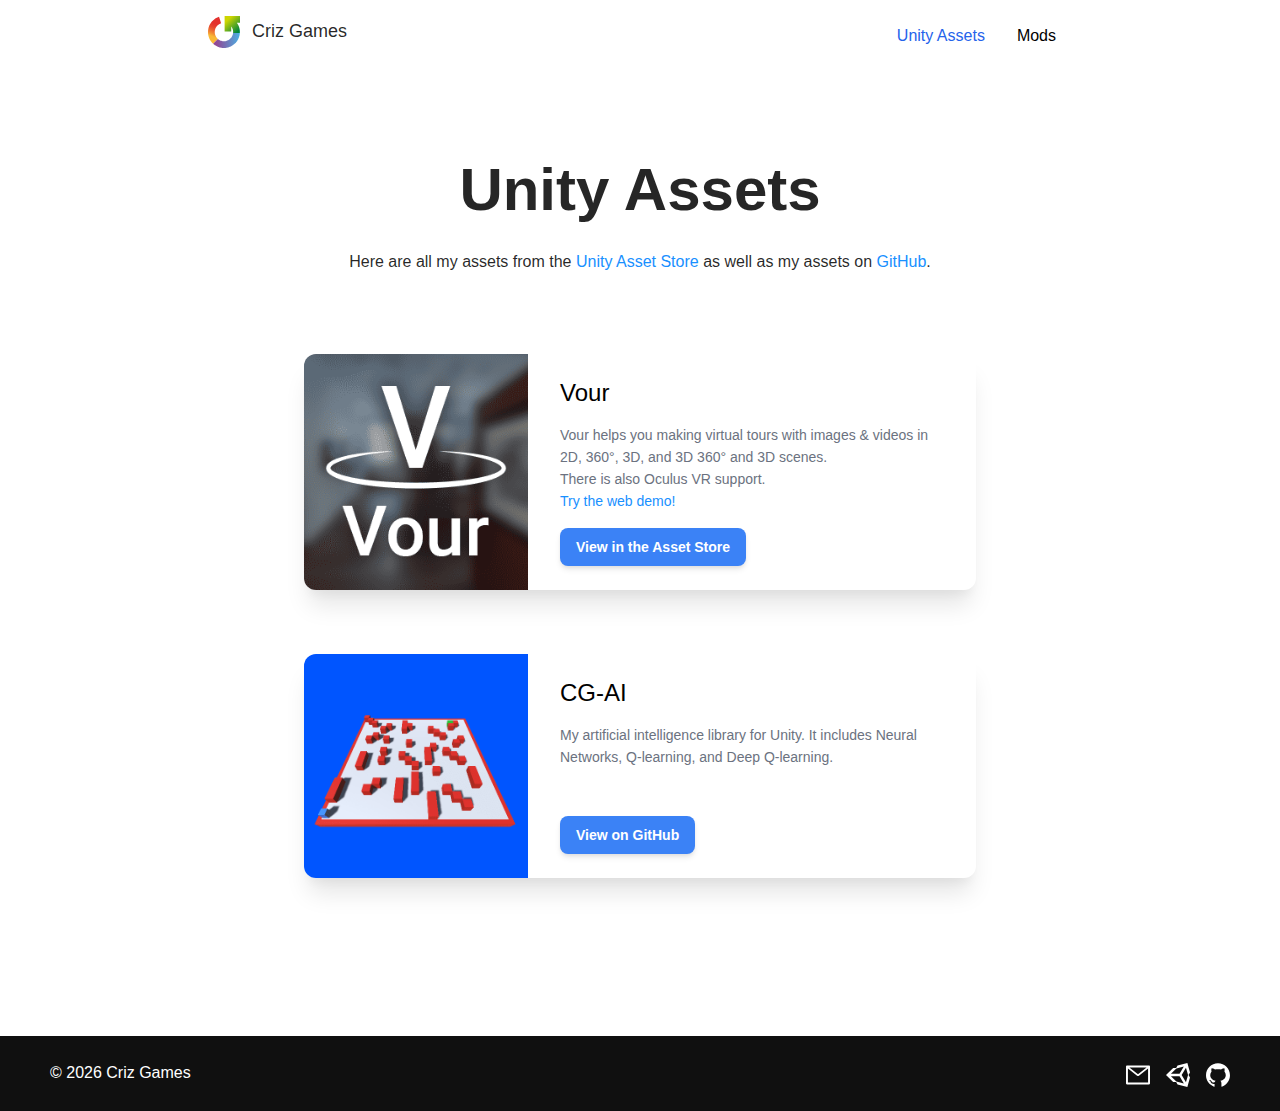
<file: assets/index.html>
<!DOCTYPE html><html lang="en"><head><meta charSet="utf-8"/><meta http-equiv="x-ua-compatible" content="ie=edge"/><meta name="viewport" content="width=device-width, initial-scale=1, shrink-to-fit=no"/><style data-href="/styles.7c4b3ca1060161793b97.css" id="gatsby-global-css">/*! tailwindcss v2.1.2 | MIT License | https://tailwindcss.com */

/*! modern-normalize v1.1.0 | MIT License | https://github.com/sindresorhus/modern-normalize */html{-moz-tab-size:4;-o-tab-size:4;tab-size:4}body{font-family:system-ui,-apple-system,Segoe UI,Roboto,Helvetica,Arial,sans-serif,Apple Color Emoji,Segoe UI Emoji}hr{color:inherit}abbr[title]{-webkit-text-decoration:underline dotted;text-decoration:underline dotted}code,kbd,pre,samp{font-family:ui-monospace,SFMono-Regular,Consolas,Liberation Mono,Menlo,monospace}table{text-indent:0;border-color:inherit}button,input,optgroup,select,textarea{font-size:100%;line-height:1.15}[type=button],button{-webkit-appearance:button}blockquote,dd,dl,figure,h1,h2,h3,h4,h5,h6,hr,p,pre{margin:0}button{background-color:transparent;background-image:none}button:focus{outline:1px dotted;outline:5px auto -webkit-focus-ring-color}ol,ul{list-style:none;margin:0;padding:0}html{font-family:ui-sans-serif,system-ui,-apple-system,BlinkMacSystemFont,Segoe UI,Roboto,Helvetica Neue,Arial,Noto Sans,sans-serif,Apple Color Emoji,Segoe UI Emoji,Segoe UI Symbol,Noto Color Emoji;line-height:1.5}body{font-family:inherit;line-height:inherit}*,:after,:before{border:0 solid #e5e7eb}hr{border-top-width:1px}img{border-style:solid}input::-moz-placeholder,textarea::-moz-placeholder{opacity:1;color:#9ca3af}input:-ms-input-placeholder,textarea:-ms-input-placeholder{opacity:1;color:#9ca3af}input::placeholder,textarea::placeholder{opacity:1;color:#9ca3af}button{cursor:pointer}h1,h2,h3,h4,h5,h6{font-size:inherit;font-weight:inherit}a{color:inherit;text-decoration:inherit}button,input,optgroup,select,textarea{padding:0}code,kbd,pre,samp{font-family:ui-monospace,SFMono-Regular,Menlo,Monaco,Consolas,Liberation Mono,Courier New,monospace}audio,canvas,embed,iframe,img,object,svg,video{display:block;vertical-align:middle}img,video{max-width:100%;height:auto}.btn{border-radius:.5rem;font-weight:600;padding:.5rem 1rem;--tw-shadow:0 4px 6px -1px rgba(0,0,0,0.1),0 2px 4px -1px rgba(0,0,0,0.06);box-shadow:var(--tw-ring-offset-shadow,0 0 transparent),var(--tw-ring-shadow,0 0 transparent),var(--tw-shadow)}.btn-blue{--tw-bg-opacity:1;background-color:rgba(59,130,246,var(--tw-bg-opacity))}.btn-blue:hover{--tw-bg-opacity:1;background-color:rgba(37,99,235,var(--tw-bg-opacity))}.btn-blue{--tw-text-opacity:1;color:rgba(255,255,255,var(--tw-text-opacity))}.bg-white{--tw-bg-opacity:1;background-color:rgba(255,255,255,var(--tw-bg-opacity))}.border-gray-200{--tw-border-opacity:1;border-color:rgba(229,231,235,var(--tw-border-opacity))}.rounded-xl{border-radius:.75rem}.border-b{border-bottom-width:1px}.block{display:block}.flex{display:flex}.table{display:table}.hidden{display:none}.flex-row{flex-direction:row}.items-stretch{align-items:stretch}.self-end{align-self:flex-end}.font-medium{font-weight:500}.font-bold{font-weight:700}.h-8{height:2rem}.h-full{height:100%}.text-base{font-size:1rem;line-height:1.5rem}.text-lg{font-size:1.125rem;line-height:1.75rem}.text-2xl{font-size:1.5rem;line-height:2rem}.text-4xl{font-size:2.25rem;line-height:2.5rem}.leading-tight{line-height:1.25}.my-0{margin-top:0;margin-bottom:0}.mx-auto{margin-left:auto;margin-right:auto}.mr-0{margin-right:0}.mr-3{margin-right:.75rem}.mt-4{margin-top:1rem}.mb-20{margin-bottom:5rem}.ml-auto{margin-left:auto}.mt-px{margin-top:1px}.max-w-md{max-width:28rem}.max-w-4xl{max-width:56rem}.min-w-full{min-width:100%}.object-fill{-o-object-fit:fill;object-fit:fill}.overflow-hidden{overflow:hidden}.py-2{padding-top:.5rem;padding-bottom:.5rem}.py-4{padding-top:1rem;padding-bottom:1rem}.px-4{padding-left:1rem;padding-right:1rem}.py-6{padding-top:1.5rem;padding-bottom:1.5rem}.px-8{padding-left:2rem;padding-right:2rem}.pb-6{padding-bottom:1.5rem}.absolute{position:absolute}.relative{position:relative}.top-0{top:0}*{--tw-shadow:0 0 transparent}.shadow-xl{--tw-shadow:0 20px 25px -5px rgba(0,0,0,0.1),0 10px 10px -5px rgba(0,0,0,0.04)}.hover\:shadow-2xl:hover,.shadow-xl{box-shadow:var(--tw-ring-offset-shadow,0 0 transparent),var(--tw-ring-shadow,0 0 transparent),var(--tw-shadow)}.hover\:shadow-2xl:hover{--tw-shadow:0 25px 50px -12px rgba(0,0,0,0.25)}*{--tw-ring-inset:var(--tw-empty,/*!*/ /*!*/);--tw-ring-offset-width:0px;--tw-ring-offset-color:#fff;--tw-ring-color:rgba(59,130,246,0.5);--tw-ring-offset-shadow:0 0 transparent;--tw-ring-shadow:0 0 transparent}.text-center{text-align:center}.text-black{--tw-text-opacity:1;color:rgba(0,0,0,var(--tw-text-opacity))}.text-gray-500{--tw-text-opacity:1;color:rgba(107,114,128,var(--tw-text-opacity))}.hover\:text-blue-600:hover,.text-blue-600{--tw-text-opacity:1;color:rgba(37,99,235,var(--tw-text-opacity))}.w-full{width:100%}.z-40{z-index:40}.transform{--tw-translate-x:0;--tw-translate-y:0;--tw-rotate:0;--tw-skew-x:0;--tw-skew-y:0;--tw-scale-x:1;--tw-scale-y:1;transform:translateX(var(--tw-translate-x)) translateY(var(--tw-translate-y)) rotate(var(--tw-rotate)) skewX(var(--tw-skew-x)) skewY(var(--tw-skew-y)) scaleX(var(--tw-scale-x)) scaleY(var(--tw-scale-y))}.hover\:-translate-y-1:hover{--tw-translate-y:-0.25rem}.transition{transition-property:background-color,border-color,color,fill,stroke,opacity,box-shadow,transform,filter,-webkit-backdrop-filter;transition-property:background-color,border-color,color,fill,stroke,opacity,box-shadow,transform,filter,backdrop-filter;transition-property:background-color,border-color,color,fill,stroke,opacity,box-shadow,transform,filter,backdrop-filter,-webkit-backdrop-filter;transition-timing-function:cubic-bezier(.4,0,.2,1);transition-duration:.15s}.transition-colors{transition-property:background-color,border-color,color,fill,stroke;transition-timing-function:cubic-bezier(.4,0,.2,1);transition-duration:.15s}.ease-in-out{transition-timing-function:cubic-bezier(.4,0,.2,1)}.duration-100{transition-duration:.1s}@-webkit-keyframes spin{to{transform:rotate(1turn)}}@keyframes spin{to{transform:rotate(1turn)}}@-webkit-keyframes ping{75%,to{transform:scale(2);opacity:0}}@keyframes ping{75%,to{transform:scale(2);opacity:0}}@-webkit-keyframes pulse{50%{opacity:.5}}@keyframes pulse{50%{opacity:.5}}@-webkit-keyframes bounce{0%,to{transform:translateY(-25%);-webkit-animation-timing-function:cubic-bezier(.8,0,1,1);animation-timing-function:cubic-bezier(.8,0,1,1)}50%{transform:none;-webkit-animation-timing-function:cubic-bezier(0,0,.2,1);animation-timing-function:cubic-bezier(0,0,.2,1)}}@keyframes bounce{0%,to{transform:translateY(-25%);-webkit-animation-timing-function:cubic-bezier(.8,0,1,1);animation-timing-function:cubic-bezier(.8,0,1,1)}50%{transform:none;-webkit-animation-timing-function:cubic-bezier(0,0,.2,1);animation-timing-function:cubic-bezier(0,0,.2,1)}}@media (min-width:768px){.md\:border-b-0{border-bottom-width:0}.md\:flex{display:flex}.md\:flex-col{flex-direction:column}.md\:flex-shrink-0{flex-shrink:0}.md\:text-2xl{font-size:1.5rem;line-height:2rem}.md\:text-6xl{font-size:3.75rem;line-height:1}.md\:max-w-2xl{max-width:42rem}.md\:py-5{padding-top:1.25rem;padding-bottom:1.25rem}.md\:absolute{position:absolute}.md\:relative{position:relative}.md\:bottom-0{bottom:0}.md\:w-56{width:14rem}.md\:w-auto{width:auto}}[class*=ant-]::-ms-clear,[class*=ant-] input::-ms-clear,[class*=ant-] input::-ms-reveal,[class^=ant-]::-ms-clear,[class^=ant-] input::-ms-clear,[class^=ant-] input::-ms-reveal{display:none}[class*=ant-],[class*=ant-] *,[class*=ant-] :after,[class*=ant-] :before,[class^=ant-],[class^=ant-] *,[class^=ant-] :after,[class^=ant-] :before{box-sizing:border-box}body,html{width:100%;height:100%}input::-ms-clear,input::-ms-reveal{display:none}*,:after,:before{box-sizing:border-box}html{font-family:sans-serif;line-height:1.15;-webkit-text-size-adjust:100%;-ms-text-size-adjust:100%;-ms-overflow-style:scrollbar;-webkit-tap-highlight-color:rgba(0,0,0,0)}@-ms-viewport{width:device-width}body{margin:0;color:rgba(0,0,0,.85);font-size:14px;font-family:-apple-system,BlinkMacSystemFont,Segoe UI,Roboto,Helvetica Neue,Arial,Noto Sans,sans-serif,Apple Color Emoji,Segoe UI Emoji,Segoe UI Symbol,Noto Color Emoji;font-variant:tabular-nums;line-height:1.5715;background-color:#fff;font-feature-settings:"tnum"}[tabindex="-1"]:focus{outline:none!important}hr{box-sizing:content-box;height:0;overflow:visible}h1,h2,h3,h4,h5,h6{margin-top:0;margin-bottom:.5em;color:rgba(0,0,0,.85);font-weight:500}p{margin-top:0;margin-bottom:1em}abbr[data-original-title],abbr[title]{text-decoration:underline;-webkit-text-decoration:underline dotted;text-decoration:underline dotted;border-bottom:0;cursor:help}address{margin-bottom:1em;font-style:normal;line-height:inherit}input[type=number],input[type=password],input[type=text],textarea{-webkit-appearance:none}dl,ol,ul{margin-top:0;margin-bottom:1em}ol ol,ol ul,ul ol,ul ul{margin-bottom:0}dt{font-weight:500}dd{margin-bottom:.5em;margin-left:0}blockquote{margin:0 0 1em}dfn{font-style:italic}b,strong{font-weight:bolder}small{font-size:80%}sub,sup{position:relative;font-size:75%;line-height:0;vertical-align:baseline}sub{bottom:-.25em}sup{top:-.5em}a{color:#1890ff;text-decoration:none;background-color:transparent;outline:none;cursor:pointer;transition:color .3s;-webkit-text-decoration-skip:objects}a:hover{color:#40a9ff}a:active{color:#096dd9}a:active,a:focus,a:hover{text-decoration:none;outline:0}a[disabled]{color:rgba(0,0,0,.25);cursor:not-allowed}code,kbd,pre,samp{font-size:1em;font-family:SFMono-Regular,Consolas,Liberation Mono,Menlo,Courier,monospace}pre{margin-top:0;margin-bottom:1em;overflow:auto}figure{margin:0 0 1em}img{vertical-align:middle;border-style:none}svg:not(:root){overflow:hidden}[role=button],a,area,button,input:not([type=range]),label,select,summary,textarea{touch-action:manipulation}table{border-collapse:collapse}caption{padding-top:.75em;padding-bottom:.3em;color:rgba(0,0,0,.45);text-align:left;caption-side:bottom}th{text-align:inherit}button,input,optgroup,select,textarea{margin:0;color:inherit;font-size:inherit;font-family:inherit;line-height:inherit}button,input{overflow:visible}button,select{text-transform:none}[type=reset],[type=submit],button,html [type=button]{-webkit-appearance:button}[type=button]::-moz-focus-inner,[type=reset]::-moz-focus-inner,[type=submit]::-moz-focus-inner,button::-moz-focus-inner{padding:0;border-style:none}input[type=checkbox],input[type=radio]{box-sizing:border-box;padding:0}input[type=date],input[type=datetime-local],input[type=month],input[type=time]{-webkit-appearance:listbox}textarea{overflow:auto;resize:vertical}fieldset{min-width:0;margin:0;padding:0;border:0}legend{display:block;width:100%;max-width:100%;margin-bottom:.5em;padding:0;color:inherit;font-size:1.5em;line-height:inherit;white-space:normal}progress{vertical-align:baseline}[type=number]::-webkit-inner-spin-button,[type=number]::-webkit-outer-spin-button{height:auto}[type=search]{outline-offset:-2px;-webkit-appearance:none}[type=search]::-webkit-search-cancel-button,[type=search]::-webkit-search-decoration{-webkit-appearance:none}::-webkit-file-upload-button{font:inherit;-webkit-appearance:button}output{display:inline-block}summary{display:list-item}template{display:none}[hidden]{display:none!important}mark{padding:.2em;background-color:#feffe6}::-moz-selection{color:#fff;background:#1890ff}::selection{color:#fff;background:#1890ff}.clearfix:after,.clearfix:before{display:table;content:""}.clearfix:after{clear:both}.anticon{display:inline-block;color:inherit;font-style:normal;line-height:0;text-align:center;text-transform:none;vertical-align:-.125em;text-rendering:optimizeLegibility;-webkit-font-smoothing:antialiased;-moz-osx-font-smoothing:grayscale}.anticon>*{line-height:1}.anticon svg{display:inline-block}.anticon:before{display:none}.anticon .anticon-icon{display:block}.anticon[tabindex]{cursor:pointer}.anticon-spin,.anticon-spin:before{display:inline-block;-webkit-animation:loadingCircle 1s linear infinite;animation:loadingCircle 1s linear infinite}.ant-fade-appear,.ant-fade-enter,.ant-fade-leave{-webkit-animation-duration:.2s;animation-duration:.2s;-webkit-animation-fill-mode:both;animation-fill-mode:both;-webkit-animation-play-state:paused;animation-play-state:paused}.ant-fade-appear.ant-fade-appear-active,.ant-fade-enter.ant-fade-enter-active{-webkit-animation-name:antFadeIn;animation-name:antFadeIn;-webkit-animation-play-state:running;animation-play-state:running}.ant-fade-leave.ant-fade-leave-active{-webkit-animation-name:antFadeOut;animation-name:antFadeOut;-webkit-animation-play-state:running;animation-play-state:running;pointer-events:none}.ant-fade-appear,.ant-fade-enter{opacity:0}.ant-fade-appear,.ant-fade-enter,.ant-fade-leave{-webkit-animation-timing-function:linear;animation-timing-function:linear}@-webkit-keyframes antFadeIn{0%{opacity:0}to{opacity:1}}@keyframes antFadeIn{0%{opacity:0}to{opacity:1}}@-webkit-keyframes antFadeOut{0%{opacity:1}to{opacity:0}}@keyframes antFadeOut{0%{opacity:1}to{opacity:0}}.ant-move-up-appear,.ant-move-up-enter,.ant-move-up-leave{-webkit-animation-duration:.2s;animation-duration:.2s;-webkit-animation-fill-mode:both;animation-fill-mode:both;-webkit-animation-play-state:paused;animation-play-state:paused}.ant-move-up-appear.ant-move-up-appear-active,.ant-move-up-enter.ant-move-up-enter-active{-webkit-animation-name:antMoveUpIn;animation-name:antMoveUpIn;-webkit-animation-play-state:running;animation-play-state:running}.ant-move-up-leave.ant-move-up-leave-active{-webkit-animation-name:antMoveUpOut;animation-name:antMoveUpOut;-webkit-animation-play-state:running;animation-play-state:running;pointer-events:none}.ant-move-up-appear,.ant-move-up-enter{opacity:0;-webkit-animation-timing-function:cubic-bezier(.08,.82,.17,1);animation-timing-function:cubic-bezier(.08,.82,.17,1)}.ant-move-up-leave{-webkit-animation-timing-function:cubic-bezier(.6,.04,.98,.34);animation-timing-function:cubic-bezier(.6,.04,.98,.34)}.ant-move-down-appear,.ant-move-down-enter,.ant-move-down-leave{-webkit-animation-duration:.2s;animation-duration:.2s;-webkit-animation-fill-mode:both;animation-fill-mode:both;-webkit-animation-play-state:paused;animation-play-state:paused}.ant-move-down-appear.ant-move-down-appear-active,.ant-move-down-enter.ant-move-down-enter-active{-webkit-animation-name:antMoveDownIn;animation-name:antMoveDownIn;-webkit-animation-play-state:running;animation-play-state:running}.ant-move-down-leave.ant-move-down-leave-active{-webkit-animation-name:antMoveDownOut;animation-name:antMoveDownOut;-webkit-animation-play-state:running;animation-play-state:running;pointer-events:none}.ant-move-down-appear,.ant-move-down-enter{opacity:0;-webkit-animation-timing-function:cubic-bezier(.08,.82,.17,1);animation-timing-function:cubic-bezier(.08,.82,.17,1)}.ant-move-down-leave{-webkit-animation-timing-function:cubic-bezier(.6,.04,.98,.34);animation-timing-function:cubic-bezier(.6,.04,.98,.34)}.ant-move-left-appear,.ant-move-left-enter,.ant-move-left-leave{-webkit-animation-duration:.2s;animation-duration:.2s;-webkit-animation-fill-mode:both;animation-fill-mode:both;-webkit-animation-play-state:paused;animation-play-state:paused}.ant-move-left-appear.ant-move-left-appear-active,.ant-move-left-enter.ant-move-left-enter-active{-webkit-animation-name:antMoveLeftIn;animation-name:antMoveLeftIn;-webkit-animation-play-state:running;animation-play-state:running}.ant-move-left-leave.ant-move-left-leave-active{-webkit-animation-name:antMoveLeftOut;animation-name:antMoveLeftOut;-webkit-animation-play-state:running;animation-play-state:running;pointer-events:none}.ant-move-left-appear,.ant-move-left-enter{opacity:0;-webkit-animation-timing-function:cubic-bezier(.08,.82,.17,1);animation-timing-function:cubic-bezier(.08,.82,.17,1)}.ant-move-left-leave{-webkit-animation-timing-function:cubic-bezier(.6,.04,.98,.34);animation-timing-function:cubic-bezier(.6,.04,.98,.34)}.ant-move-right-appear,.ant-move-right-enter,.ant-move-right-leave{-webkit-animation-duration:.2s;animation-duration:.2s;-webkit-animation-fill-mode:both;animation-fill-mode:both;-webkit-animation-play-state:paused;animation-play-state:paused}.ant-move-right-appear.ant-move-right-appear-active,.ant-move-right-enter.ant-move-right-enter-active{-webkit-animation-name:antMoveRightIn;animation-name:antMoveRightIn;-webkit-animation-play-state:running;animation-play-state:running}.ant-move-right-leave.ant-move-right-leave-active{-webkit-animation-name:antMoveRightOut;animation-name:antMoveRightOut;-webkit-animation-play-state:running;animation-play-state:running;pointer-events:none}.ant-move-right-appear,.ant-move-right-enter{opacity:0;-webkit-animation-timing-function:cubic-bezier(.08,.82,.17,1);animation-timing-function:cubic-bezier(.08,.82,.17,1)}.ant-move-right-leave{-webkit-animation-timing-function:cubic-bezier(.6,.04,.98,.34);animation-timing-function:cubic-bezier(.6,.04,.98,.34)}@-webkit-keyframes antMoveDownIn{0%{transform:translateY(100%);transform-origin:0 0;opacity:0}to{transform:translateY(0);transform-origin:0 0;opacity:1}}@keyframes antMoveDownIn{0%{transform:translateY(100%);transform-origin:0 0;opacity:0}to{transform:translateY(0);transform-origin:0 0;opacity:1}}@-webkit-keyframes antMoveDownOut{0%{transform:translateY(0);transform-origin:0 0;opacity:1}to{transform:translateY(100%);transform-origin:0 0;opacity:0}}@keyframes antMoveDownOut{0%{transform:translateY(0);transform-origin:0 0;opacity:1}to{transform:translateY(100%);transform-origin:0 0;opacity:0}}@-webkit-keyframes antMoveLeftIn{0%{transform:translateX(-100%);transform-origin:0 0;opacity:0}to{transform:translateX(0);transform-origin:0 0;opacity:1}}@keyframes antMoveLeftIn{0%{transform:translateX(-100%);transform-origin:0 0;opacity:0}to{transform:translateX(0);transform-origin:0 0;opacity:1}}@-webkit-keyframes antMoveLeftOut{0%{transform:translateX(0);transform-origin:0 0;opacity:1}to{transform:translateX(-100%);transform-origin:0 0;opacity:0}}@keyframes antMoveLeftOut{0%{transform:translateX(0);transform-origin:0 0;opacity:1}to{transform:translateX(-100%);transform-origin:0 0;opacity:0}}@-webkit-keyframes antMoveRightIn{0%{transform:translateX(100%);transform-origin:0 0;opacity:0}to{transform:translateX(0);transform-origin:0 0;opacity:1}}@keyframes antMoveRightIn{0%{transform:translateX(100%);transform-origin:0 0;opacity:0}to{transform:translateX(0);transform-origin:0 0;opacity:1}}@-webkit-keyframes antMoveRightOut{0%{transform:translateX(0);transform-origin:0 0;opacity:1}to{transform:translateX(100%);transform-origin:0 0;opacity:0}}@keyframes antMoveRightOut{0%{transform:translateX(0);transform-origin:0 0;opacity:1}to{transform:translateX(100%);transform-origin:0 0;opacity:0}}@-webkit-keyframes antMoveUpIn{0%{transform:translateY(-100%);transform-origin:0 0;opacity:0}to{transform:translateY(0);transform-origin:0 0;opacity:1}}@keyframes antMoveUpIn{0%{transform:translateY(-100%);transform-origin:0 0;opacity:0}to{transform:translateY(0);transform-origin:0 0;opacity:1}}@-webkit-keyframes antMoveUpOut{0%{transform:translateY(0);transform-origin:0 0;opacity:1}to{transform:translateY(-100%);transform-origin:0 0;opacity:0}}@keyframes antMoveUpOut{0%{transform:translateY(0);transform-origin:0 0;opacity:1}to{transform:translateY(-100%);transform-origin:0 0;opacity:0}}@-webkit-keyframes loadingCircle{to{transform:rotate(1turn)}}@keyframes loadingCircle{to{transform:rotate(1turn)}}[ant-click-animating-without-extra-node=true],[ant-click-animating=true]{position:relative}html{--antd-wave-shadow-color:#1890ff;--scroll-bar:0}.ant-click-animating-node,[ant-click-animating-without-extra-node=true]:after{position:absolute;top:0;right:0;bottom:0;left:0;display:block;border-radius:inherit;box-shadow:0 0 0 0 #1890ff;box-shadow:0 0 0 0 var(--antd-wave-shadow-color);opacity:.2;-webkit-animation:fadeEffect 2s cubic-bezier(.08,.82,.17,1),waveEffect .4s cubic-bezier(.08,.82,.17,1);animation:fadeEffect 2s cubic-bezier(.08,.82,.17,1),waveEffect .4s cubic-bezier(.08,.82,.17,1);-webkit-animation-fill-mode:forwards;animation-fill-mode:forwards;content:"";pointer-events:none}@-webkit-keyframes waveEffect{to{box-shadow:0 0 0 #1890ff;box-shadow:0 0 0 6px var(--antd-wave-shadow-color)}}@keyframes waveEffect{to{box-shadow:0 0 0 #1890ff;box-shadow:0 0 0 6px var(--antd-wave-shadow-color)}}@-webkit-keyframes fadeEffect{to{opacity:0}}@keyframes fadeEffect{to{opacity:0}}.ant-slide-up-appear,.ant-slide-up-enter,.ant-slide-up-leave{-webkit-animation-duration:.2s;animation-duration:.2s;-webkit-animation-fill-mode:both;animation-fill-mode:both;-webkit-animation-play-state:paused;animation-play-state:paused}.ant-slide-up-appear.ant-slide-up-appear-active,.ant-slide-up-enter.ant-slide-up-enter-active{-webkit-animation-name:antSlideUpIn;animation-name:antSlideUpIn;-webkit-animation-play-state:running;animation-play-state:running}.ant-slide-up-leave.ant-slide-up-leave-active{-webkit-animation-name:antSlideUpOut;animation-name:antSlideUpOut;-webkit-animation-play-state:running;animation-play-state:running;pointer-events:none}.ant-slide-up-appear,.ant-slide-up-enter{opacity:0;-webkit-animation-timing-function:cubic-bezier(.23,1,.32,1);animation-timing-function:cubic-bezier(.23,1,.32,1)}.ant-slide-up-leave{-webkit-animation-timing-function:cubic-bezier(.755,.05,.855,.06);animation-timing-function:cubic-bezier(.755,.05,.855,.06)}.ant-slide-down-appear,.ant-slide-down-enter,.ant-slide-down-leave{-webkit-animation-duration:.2s;animation-duration:.2s;-webkit-animation-fill-mode:both;animation-fill-mode:both;-webkit-animation-play-state:paused;animation-play-state:paused}.ant-slide-down-appear.ant-slide-down-appear-active,.ant-slide-down-enter.ant-slide-down-enter-active{-webkit-animation-name:antSlideDownIn;animation-name:antSlideDownIn;-webkit-animation-play-state:running;animation-play-state:running}.ant-slide-down-leave.ant-slide-down-leave-active{-webkit-animation-name:antSlideDownOut;animation-name:antSlideDownOut;-webkit-animation-play-state:running;animation-play-state:running;pointer-events:none}.ant-slide-down-appear,.ant-slide-down-enter{opacity:0;-webkit-animation-timing-function:cubic-bezier(.23,1,.32,1);animation-timing-function:cubic-bezier(.23,1,.32,1)}.ant-slide-down-leave{-webkit-animation-timing-function:cubic-bezier(.755,.05,.855,.06);animation-timing-function:cubic-bezier(.755,.05,.855,.06)}.ant-slide-left-appear,.ant-slide-left-enter,.ant-slide-left-leave{-webkit-animation-duration:.2s;animation-duration:.2s;-webkit-animation-fill-mode:both;animation-fill-mode:both;-webkit-animation-play-state:paused;animation-play-state:paused}.ant-slide-left-appear.ant-slide-left-appear-active,.ant-slide-left-enter.ant-slide-left-enter-active{-webkit-animation-name:antSlideLeftIn;animation-name:antSlideLeftIn;-webkit-animation-play-state:running;animation-play-state:running}.ant-slide-left-leave.ant-slide-left-leave-active{-webkit-animation-name:antSlideLeftOut;animation-name:antSlideLeftOut;-webkit-animation-play-state:running;animation-play-state:running;pointer-events:none}.ant-slide-left-appear,.ant-slide-left-enter{opacity:0;-webkit-animation-timing-function:cubic-bezier(.23,1,.32,1);animation-timing-function:cubic-bezier(.23,1,.32,1)}.ant-slide-left-leave{-webkit-animation-timing-function:cubic-bezier(.755,.05,.855,.06);animation-timing-function:cubic-bezier(.755,.05,.855,.06)}.ant-slide-right-appear,.ant-slide-right-enter,.ant-slide-right-leave{-webkit-animation-duration:.2s;animation-duration:.2s;-webkit-animation-fill-mode:both;animation-fill-mode:both;-webkit-animation-play-state:paused;animation-play-state:paused}.ant-slide-right-appear.ant-slide-right-appear-active,.ant-slide-right-enter.ant-slide-right-enter-active{-webkit-animation-name:antSlideRightIn;animation-name:antSlideRightIn;-webkit-animation-play-state:running;animation-play-state:running}.ant-slide-right-leave.ant-slide-right-leave-active{-webkit-animation-name:antSlideRightOut;animation-name:antSlideRightOut;-webkit-animation-play-state:running;animation-play-state:running;pointer-events:none}.ant-slide-right-appear,.ant-slide-right-enter{opacity:0;-webkit-animation-timing-function:cubic-bezier(.23,1,.32,1);animation-timing-function:cubic-bezier(.23,1,.32,1)}.ant-slide-right-leave{-webkit-animation-timing-function:cubic-bezier(.755,.05,.855,.06);animation-timing-function:cubic-bezier(.755,.05,.855,.06)}@-webkit-keyframes antSlideUpIn{0%{transform:scaleY(.8);transform-origin:0 0;opacity:0}to{transform:scaleY(1);transform-origin:0 0;opacity:1}}@keyframes antSlideUpIn{0%{transform:scaleY(.8);transform-origin:0 0;opacity:0}to{transform:scaleY(1);transform-origin:0 0;opacity:1}}@-webkit-keyframes antSlideUpOut{0%{transform:scaleY(1);transform-origin:0 0;opacity:1}to{transform:scaleY(.8);transform-origin:0 0;opacity:0}}@keyframes antSlideUpOut{0%{transform:scaleY(1);transform-origin:0 0;opacity:1}to{transform:scaleY(.8);transform-origin:0 0;opacity:0}}@-webkit-keyframes antSlideDownIn{0%{transform:scaleY(.8);transform-origin:100% 100%;opacity:0}to{transform:scaleY(1);transform-origin:100% 100%;opacity:1}}@keyframes antSlideDownIn{0%{transform:scaleY(.8);transform-origin:100% 100%;opacity:0}to{transform:scaleY(1);transform-origin:100% 100%;opacity:1}}@-webkit-keyframes antSlideDownOut{0%{transform:scaleY(1);transform-origin:100% 100%;opacity:1}to{transform:scaleY(.8);transform-origin:100% 100%;opacity:0}}@keyframes antSlideDownOut{0%{transform:scaleY(1);transform-origin:100% 100%;opacity:1}to{transform:scaleY(.8);transform-origin:100% 100%;opacity:0}}@-webkit-keyframes antSlideLeftIn{0%{transform:scaleX(.8);transform-origin:0 0;opacity:0}to{transform:scaleX(1);transform-origin:0 0;opacity:1}}@keyframes antSlideLeftIn{0%{transform:scaleX(.8);transform-origin:0 0;opacity:0}to{transform:scaleX(1);transform-origin:0 0;opacity:1}}@-webkit-keyframes antSlideLeftOut{0%{transform:scaleX(1);transform-origin:0 0;opacity:1}to{transform:scaleX(.8);transform-origin:0 0;opacity:0}}@keyframes antSlideLeftOut{0%{transform:scaleX(1);transform-origin:0 0;opacity:1}to{transform:scaleX(.8);transform-origin:0 0;opacity:0}}@-webkit-keyframes antSlideRightIn{0%{transform:scaleX(.8);transform-origin:100% 0;opacity:0}to{transform:scaleX(1);transform-origin:100% 0;opacity:1}}@keyframes antSlideRightIn{0%{transform:scaleX(.8);transform-origin:100% 0;opacity:0}to{transform:scaleX(1);transform-origin:100% 0;opacity:1}}@-webkit-keyframes antSlideRightOut{0%{transform:scaleX(1);transform-origin:100% 0;opacity:1}to{transform:scaleX(.8);transform-origin:100% 0;opacity:0}}@keyframes antSlideRightOut{0%{transform:scaleX(1);transform-origin:100% 0;opacity:1}to{transform:scaleX(.8);transform-origin:100% 0;opacity:0}}.ant-zoom-appear,.ant-zoom-enter,.ant-zoom-leave{-webkit-animation-duration:.2s;animation-duration:.2s;-webkit-animation-fill-mode:both;animation-fill-mode:both;-webkit-animation-play-state:paused;animation-play-state:paused}.ant-zoom-appear.ant-zoom-appear-active,.ant-zoom-enter.ant-zoom-enter-active{-webkit-animation-name:antZoomIn;animation-name:antZoomIn;-webkit-animation-play-state:running;animation-play-state:running}.ant-zoom-leave.ant-zoom-leave-active{-webkit-animation-name:antZoomOut;animation-name:antZoomOut;-webkit-animation-play-state:running;animation-play-state:running;pointer-events:none}.ant-zoom-appear,.ant-zoom-enter{transform:scale(0);opacity:0;-webkit-animation-timing-function:cubic-bezier(.08,.82,.17,1);animation-timing-function:cubic-bezier(.08,.82,.17,1)}.ant-zoom-appear-prepare,.ant-zoom-enter-prepare{transform:none}.ant-zoom-leave{-webkit-animation-timing-function:cubic-bezier(.78,.14,.15,.86);animation-timing-function:cubic-bezier(.78,.14,.15,.86)}.ant-zoom-big-appear,.ant-zoom-big-enter,.ant-zoom-big-leave{-webkit-animation-duration:.2s;animation-duration:.2s;-webkit-animation-fill-mode:both;animation-fill-mode:both;-webkit-animation-play-state:paused;animation-play-state:paused}.ant-zoom-big-appear.ant-zoom-big-appear-active,.ant-zoom-big-enter.ant-zoom-big-enter-active{-webkit-animation-name:antZoomBigIn;animation-name:antZoomBigIn;-webkit-animation-play-state:running;animation-play-state:running}.ant-zoom-big-leave.ant-zoom-big-leave-active{-webkit-animation-name:antZoomBigOut;animation-name:antZoomBigOut;-webkit-animation-play-state:running;animation-play-state:running;pointer-events:none}.ant-zoom-big-appear,.ant-zoom-big-enter{transform:scale(0);opacity:0;-webkit-animation-timing-function:cubic-bezier(.08,.82,.17,1);animation-timing-function:cubic-bezier(.08,.82,.17,1)}.ant-zoom-big-appear-prepare,.ant-zoom-big-enter-prepare{transform:none}.ant-zoom-big-leave{-webkit-animation-timing-function:cubic-bezier(.78,.14,.15,.86);animation-timing-function:cubic-bezier(.78,.14,.15,.86)}.ant-zoom-big-fast-appear,.ant-zoom-big-fast-enter,.ant-zoom-big-fast-leave{-webkit-animation-duration:.1s;animation-duration:.1s;-webkit-animation-fill-mode:both;animation-fill-mode:both;-webkit-animation-play-state:paused;animation-play-state:paused}.ant-zoom-big-fast-appear.ant-zoom-big-fast-appear-active,.ant-zoom-big-fast-enter.ant-zoom-big-fast-enter-active{-webkit-animation-name:antZoomBigIn;animation-name:antZoomBigIn;-webkit-animation-play-state:running;animation-play-state:running}.ant-zoom-big-fast-leave.ant-zoom-big-fast-leave-active{-webkit-animation-name:antZoomBigOut;animation-name:antZoomBigOut;-webkit-animation-play-state:running;animation-play-state:running;pointer-events:none}.ant-zoom-big-fast-appear,.ant-zoom-big-fast-enter{transform:scale(0);opacity:0;-webkit-animation-timing-function:cubic-bezier(.08,.82,.17,1);animation-timing-function:cubic-bezier(.08,.82,.17,1)}.ant-zoom-big-fast-appear-prepare,.ant-zoom-big-fast-enter-prepare{transform:none}.ant-zoom-big-fast-leave{-webkit-animation-timing-function:cubic-bezier(.78,.14,.15,.86);animation-timing-function:cubic-bezier(.78,.14,.15,.86)}.ant-zoom-up-appear,.ant-zoom-up-enter,.ant-zoom-up-leave{-webkit-animation-duration:.2s;animation-duration:.2s;-webkit-animation-fill-mode:both;animation-fill-mode:both;-webkit-animation-play-state:paused;animation-play-state:paused}.ant-zoom-up-appear.ant-zoom-up-appear-active,.ant-zoom-up-enter.ant-zoom-up-enter-active{-webkit-animation-name:antZoomUpIn;animation-name:antZoomUpIn;-webkit-animation-play-state:running;animation-play-state:running}.ant-zoom-up-leave.ant-zoom-up-leave-active{-webkit-animation-name:antZoomUpOut;animation-name:antZoomUpOut;-webkit-animation-play-state:running;animation-play-state:running;pointer-events:none}.ant-zoom-up-appear,.ant-zoom-up-enter{transform:scale(0);opacity:0;-webkit-animation-timing-function:cubic-bezier(.08,.82,.17,1);animation-timing-function:cubic-bezier(.08,.82,.17,1)}.ant-zoom-up-appear-prepare,.ant-zoom-up-enter-prepare{transform:none}.ant-zoom-up-leave{-webkit-animation-timing-function:cubic-bezier(.78,.14,.15,.86);animation-timing-function:cubic-bezier(.78,.14,.15,.86)}.ant-zoom-down-appear,.ant-zoom-down-enter,.ant-zoom-down-leave{-webkit-animation-duration:.2s;animation-duration:.2s;-webkit-animation-fill-mode:both;animation-fill-mode:both;-webkit-animation-play-state:paused;animation-play-state:paused}.ant-zoom-down-appear.ant-zoom-down-appear-active,.ant-zoom-down-enter.ant-zoom-down-enter-active{-webkit-animation-name:antZoomDownIn;animation-name:antZoomDownIn;-webkit-animation-play-state:running;animation-play-state:running}.ant-zoom-down-leave.ant-zoom-down-leave-active{-webkit-animation-name:antZoomDownOut;animation-name:antZoomDownOut;-webkit-animation-play-state:running;animation-play-state:running;pointer-events:none}.ant-zoom-down-appear,.ant-zoom-down-enter{transform:scale(0);opacity:0;-webkit-animation-timing-function:cubic-bezier(.08,.82,.17,1);animation-timing-function:cubic-bezier(.08,.82,.17,1)}.ant-zoom-down-appear-prepare,.ant-zoom-down-enter-prepare{transform:none}.ant-zoom-down-leave{-webkit-animation-timing-function:cubic-bezier(.78,.14,.15,.86);animation-timing-function:cubic-bezier(.78,.14,.15,.86)}.ant-zoom-left-appear,.ant-zoom-left-enter,.ant-zoom-left-leave{-webkit-animation-duration:.2s;animation-duration:.2s;-webkit-animation-fill-mode:both;animation-fill-mode:both;-webkit-animation-play-state:paused;animation-play-state:paused}.ant-zoom-left-appear.ant-zoom-left-appear-active,.ant-zoom-left-enter.ant-zoom-left-enter-active{-webkit-animation-name:antZoomLeftIn;animation-name:antZoomLeftIn;-webkit-animation-play-state:running;animation-play-state:running}.ant-zoom-left-leave.ant-zoom-left-leave-active{-webkit-animation-name:antZoomLeftOut;animation-name:antZoomLeftOut;-webkit-animation-play-state:running;animation-play-state:running;pointer-events:none}.ant-zoom-left-appear,.ant-zoom-left-enter{transform:scale(0);opacity:0;-webkit-animation-timing-function:cubic-bezier(.08,.82,.17,1);animation-timing-function:cubic-bezier(.08,.82,.17,1)}.ant-zoom-left-appear-prepare,.ant-zoom-left-enter-prepare{transform:none}.ant-zoom-left-leave{-webkit-animation-timing-function:cubic-bezier(.78,.14,.15,.86);animation-timing-function:cubic-bezier(.78,.14,.15,.86)}.ant-zoom-right-appear,.ant-zoom-right-enter,.ant-zoom-right-leave{-webkit-animation-duration:.2s;animation-duration:.2s;-webkit-animation-fill-mode:both;animation-fill-mode:both;-webkit-animation-play-state:paused;animation-play-state:paused}.ant-zoom-right-appear.ant-zoom-right-appear-active,.ant-zoom-right-enter.ant-zoom-right-enter-active{-webkit-animation-name:antZoomRightIn;animation-name:antZoomRightIn;-webkit-animation-play-state:running;animation-play-state:running}.ant-zoom-right-leave.ant-zoom-right-leave-active{-webkit-animation-name:antZoomRightOut;animation-name:antZoomRightOut;-webkit-animation-play-state:running;animation-play-state:running;pointer-events:none}.ant-zoom-right-appear,.ant-zoom-right-enter{transform:scale(0);opacity:0;-webkit-animation-timing-function:cubic-bezier(.08,.82,.17,1);animation-timing-function:cubic-bezier(.08,.82,.17,1)}.ant-zoom-right-appear-prepare,.ant-zoom-right-enter-prepare{transform:none}.ant-zoom-right-leave{-webkit-animation-timing-function:cubic-bezier(.78,.14,.15,.86);animation-timing-function:cubic-bezier(.78,.14,.15,.86)}@-webkit-keyframes antZoomIn{0%{transform:scale(.2);opacity:0}to{transform:scale(1);opacity:1}}@keyframes antZoomIn{0%{transform:scale(.2);opacity:0}to{transform:scale(1);opacity:1}}@-webkit-keyframes antZoomOut{0%{transform:scale(1)}to{transform:scale(.2);opacity:0}}@keyframes antZoomOut{0%{transform:scale(1)}to{transform:scale(.2);opacity:0}}@-webkit-keyframes antZoomBigIn{0%{transform:scale(.8);opacity:0}to{transform:scale(1);opacity:1}}@keyframes antZoomBigIn{0%{transform:scale(.8);opacity:0}to{transform:scale(1);opacity:1}}@-webkit-keyframes antZoomBigOut{0%{transform:scale(1)}to{transform:scale(.8);opacity:0}}@keyframes antZoomBigOut{0%{transform:scale(1)}to{transform:scale(.8);opacity:0}}@-webkit-keyframes antZoomUpIn{0%{transform:scale(.8);transform-origin:50% 0;opacity:0}to{transform:scale(1);transform-origin:50% 0}}@keyframes antZoomUpIn{0%{transform:scale(.8);transform-origin:50% 0;opacity:0}to{transform:scale(1);transform-origin:50% 0}}@-webkit-keyframes antZoomUpOut{0%{transform:scale(1);transform-origin:50% 0}to{transform:scale(.8);transform-origin:50% 0;opacity:0}}@keyframes antZoomUpOut{0%{transform:scale(1);transform-origin:50% 0}to{transform:scale(.8);transform-origin:50% 0;opacity:0}}@-webkit-keyframes antZoomLeftIn{0%{transform:scale(.8);transform-origin:0 50%;opacity:0}to{transform:scale(1);transform-origin:0 50%}}@keyframes antZoomLeftIn{0%{transform:scale(.8);transform-origin:0 50%;opacity:0}to{transform:scale(1);transform-origin:0 50%}}@-webkit-keyframes antZoomLeftOut{0%{transform:scale(1);transform-origin:0 50%}to{transform:scale(.8);transform-origin:0 50%;opacity:0}}@keyframes antZoomLeftOut{0%{transform:scale(1);transform-origin:0 50%}to{transform:scale(.8);transform-origin:0 50%;opacity:0}}@-webkit-keyframes antZoomRightIn{0%{transform:scale(.8);transform-origin:100% 50%;opacity:0}to{transform:scale(1);transform-origin:100% 50%}}@keyframes antZoomRightIn{0%{transform:scale(.8);transform-origin:100% 50%;opacity:0}to{transform:scale(1);transform-origin:100% 50%}}@-webkit-keyframes antZoomRightOut{0%{transform:scale(1);transform-origin:100% 50%}to{transform:scale(.8);transform-origin:100% 50%;opacity:0}}@keyframes antZoomRightOut{0%{transform:scale(1);transform-origin:100% 50%}to{transform:scale(.8);transform-origin:100% 50%;opacity:0}}@-webkit-keyframes antZoomDownIn{0%{transform:scale(.8);transform-origin:50% 100%;opacity:0}to{transform:scale(1);transform-origin:50% 100%}}@keyframes antZoomDownIn{0%{transform:scale(.8);transform-origin:50% 100%;opacity:0}to{transform:scale(1);transform-origin:50% 100%}}@-webkit-keyframes antZoomDownOut{0%{transform:scale(1);transform-origin:50% 100%}to{transform:scale(.8);transform-origin:50% 100%;opacity:0}}@keyframes antZoomDownOut{0%{transform:scale(1);transform-origin:50% 100%}to{transform:scale(.8);transform-origin:50% 100%;opacity:0}}.ant-motion-collapse-legacy{overflow:hidden}.ant-motion-collapse,.ant-motion-collapse-legacy-active{transition:height .2s cubic-bezier(.645,.045,.355,1),opacity .2s cubic-bezier(.645,.045,.355,1)!important}.ant-motion-collapse{overflow:hidden}.ant-modal{box-sizing:border-box;color:rgba(0,0,0,.85);font-size:14px;font-variant:tabular-nums;line-height:1.5715;list-style:none;font-feature-settings:"tnum";pointer-events:none;position:relative;top:100px;width:auto;max-width:calc(100vw - 32px);margin:0 auto;padding:0 0 24px}.ant-modal.zoom-appear,.ant-modal.zoom-enter{transform:none;opacity:0;-webkit-animation-duration:.3s;animation-duration:.3s;-webkit-user-select:none;-moz-user-select:none;-ms-user-select:none;user-select:none}.ant-modal-mask{position:fixed;top:0;right:0;bottom:0;left:0;z-index:1000;height:100%;background-color:rgba(0,0,0,.45)}.ant-modal-mask-hidden{display:none}.ant-modal-wrap{position:fixed;top:0;right:0;bottom:0;left:0;overflow:auto;outline:0;-webkit-overflow-scrolling:touch;z-index:1000}.ant-modal-title{margin:0;color:rgba(0,0,0,.85);font-weight:500;font-size:16px;line-height:22px;word-wrap:break-word}.ant-modal-content{position:relative;background-color:#fff;background-clip:padding-box;border:0;border-radius:2px;box-shadow:0 3px 6px -4px rgba(0,0,0,.12),0 6px 16px 0 rgba(0,0,0,.08),0 9px 28px 8px rgba(0,0,0,.05);pointer-events:auto}.ant-modal-close{position:absolute;top:0;right:0;z-index:10;padding:0;color:rgba(0,0,0,.45);font-weight:700;line-height:1;text-decoration:none;background:transparent;border:0;outline:0;cursor:pointer;transition:color .3s}.ant-modal-close-x{display:block;width:56px;height:56px;font-size:16px;font-style:normal;line-height:56px;text-align:center;text-transform:none;text-rendering:auto}.ant-modal-close:focus,.ant-modal-close:hover{color:rgba(0,0,0,.75);text-decoration:none}.ant-modal-header{padding:16px 24px;color:rgba(0,0,0,.85);background:#fff;border-bottom:1px solid #f0f0f0;border-radius:2px 2px 0 0}.ant-modal-body{padding:24px;font-size:14px;line-height:1.5715;word-wrap:break-word}.ant-modal-footer{padding:10px 16px;text-align:right;background:transparent;border-top:1px solid #f0f0f0;border-radius:0 0 2px 2px}.ant-modal-footer .ant-btn+.ant-btn:not(.ant-dropdown-trigger){margin-bottom:0;margin-left:8px}.ant-modal-open{overflow:hidden}.ant-modal-centered{text-align:center}.ant-modal-centered:before{display:inline-block;width:0;height:100%;vertical-align:middle;content:""}.ant-modal-centered .ant-modal{top:0;display:inline-block;text-align:left;vertical-align:middle}@media (max-width:767px){.ant-modal{max-width:calc(100vw - 16px);margin:8px auto}.ant-modal-centered .ant-modal{flex:1}}.ant-modal-confirm .ant-modal-header{display:none}.ant-modal-confirm .ant-modal-body{padding:32px 32px 24px}.ant-modal-confirm-body-wrapper:before{display:table;content:""}.ant-modal-confirm-body-wrapper:after{display:table;clear:both;content:""}.ant-modal-confirm-body .ant-modal-confirm-title{display:block;overflow:hidden;color:rgba(0,0,0,.85);font-weight:500;font-size:16px;line-height:1.4}.ant-modal-confirm-body .ant-modal-confirm-content{margin-top:8px;color:rgba(0,0,0,.85);font-size:14px}.ant-modal-confirm-body>.anticon{float:left;margin-right:16px;font-size:22px}.ant-modal-confirm-body>.anticon+.ant-modal-confirm-title+.ant-modal-confirm-content{margin-left:38px}.ant-modal-confirm .ant-modal-confirm-btns{float:right;margin-top:24px}.ant-modal-confirm .ant-modal-confirm-btns .ant-btn+.ant-btn{margin-bottom:0;margin-left:8px}.ant-modal-confirm-error .ant-modal-confirm-body>.anticon{color:#ff4d4f}.ant-modal-confirm-confirm .ant-modal-confirm-body>.anticon,.ant-modal-confirm-warning .ant-modal-confirm-body>.anticon{color:#faad14}.ant-modal-confirm-info .ant-modal-confirm-body>.anticon{color:#1890ff}.ant-modal-confirm-success .ant-modal-confirm-body>.anticon{color:#52c41a}.ant-modal-wrap-rtl{direction:rtl}.ant-modal-wrap-rtl .ant-modal-close{right:auto;left:0}.ant-modal-wrap-rtl .ant-modal-footer{text-align:left}.ant-modal-wrap-rtl .ant-modal-footer .ant-btn+.ant-btn{margin-right:8px;margin-left:0}.ant-modal-wrap-rtl .ant-modal-confirm-body{direction:rtl}.ant-modal-wrap-rtl .ant-modal-confirm-body>.anticon{float:right;margin-right:0;margin-left:16px}.ant-modal-wrap-rtl .ant-modal-confirm-body>.anticon+.ant-modal-confirm-title+.ant-modal-confirm-content{margin-right:38px;margin-left:0}.ant-modal-wrap-rtl .ant-modal-confirm-btns{float:left}.ant-modal-wrap-rtl .ant-modal-confirm-btns .ant-btn+.ant-btn{margin-right:8px;margin-left:0}.ant-modal-wrap-rtl.ant-modal-centered .ant-modal{text-align:right}.ant-space{display:inline-flex}.ant-space-vertical{flex-direction:column}.ant-space-align-center{align-items:center}.ant-space-align-start{align-items:flex-start}.ant-space-align-end{align-items:flex-end}.ant-space-align-baseline{align-items:baseline}.ant-space-item:empty{display:none}.ant-space-rtl{direction:rtl}.ant-layout{display:flex;flex:auto;flex-direction:column;min-height:0;background:#f0f2f5}.ant-layout,.ant-layout *{box-sizing:border-box}.ant-layout.ant-layout-has-sider{flex-direction:row}.ant-layout.ant-layout-has-sider>.ant-layout,.ant-layout.ant-layout-has-sider>.ant-layout-content{width:0}.ant-layout-footer,.ant-layout-header{flex:0 0 auto}.ant-layout-header{height:64px;padding:0 50px;color:rgba(0,0,0,.85);line-height:64px;background:#001529}.ant-layout-footer{padding:24px 50px;color:rgba(0,0,0,.85);font-size:14px;background:#f0f2f5}.ant-layout-content{flex:auto;min-height:0}.ant-layout-sider{position:relative;min-width:0;background:#001529;transition:all .2s}.ant-layout-sider-children{height:100%;margin-top:-.1px;padding-top:.1px}.ant-layout-sider-has-trigger{padding-bottom:48px}.ant-layout-sider-right{order:1}.ant-layout-sider-trigger{position:fixed;bottom:0;z-index:1;height:48px;color:#fff;line-height:48px;text-align:center;background:#002140;cursor:pointer;transition:all .2s}.ant-layout-sider-zero-width>*{overflow:hidden}.ant-layout-sider-zero-width-trigger{position:absolute;top:64px;right:-36px;z-index:1;width:36px;height:42px;color:#fff;font-size:18px;line-height:42px;text-align:center;background:#001529;border-radius:0 2px 2px 0;cursor:pointer;transition:background .3s ease}.ant-layout-sider-zero-width-trigger:after{position:absolute;top:0;right:0;bottom:0;left:0;background:transparent;transition:all .3s;content:""}.ant-layout-sider-zero-width-trigger:hover:after{background:hsla(0,0%,100%,.1)}.ant-layout-sider-zero-width-trigger-right{left:-36px;border-radius:2px 0 0 2px}.ant-layout-sider-light{background:#fff}.ant-layout-sider-light .ant-layout-sider-trigger,.ant-layout-sider-light .ant-layout-sider-zero-width-trigger{color:rgba(0,0,0,.85);background:#fff}.ant-layout-rtl{direction:rtl}.ant-btn{line-height:1.5715;position:relative;display:inline-block;font-weight:400;white-space:nowrap;text-align:center;background-image:none;box-shadow:0 2px 0 rgba(0,0,0,.015);cursor:pointer;transition:all .3s cubic-bezier(.645,.045,.355,1);-webkit-user-select:none;-moz-user-select:none;-ms-user-select:none;user-select:none;touch-action:manipulation;height:32px;padding:4px 15px;font-size:14px;border-radius:2px;color:rgba(0,0,0,.85);background:#fff;border:1px solid #d9d9d9}.ant-btn>.anticon{line-height:1}.ant-btn,.ant-btn:active,.ant-btn:focus{outline:0}.ant-btn:not([disabled]):hover{text-decoration:none}.ant-btn:not([disabled]):active{outline:0;box-shadow:none}.ant-btn[disabled]{cursor:not-allowed}.ant-btn[disabled]>*{pointer-events:none}.ant-btn-lg{height:40px;padding:6.4px 15px;font-size:16px;border-radius:2px}.ant-btn-sm{height:24px;padding:0 7px;font-size:14px;border-radius:2px}.ant-btn>a:only-child{color:currentColor}.ant-btn>a:only-child:after{position:absolute;top:0;right:0;bottom:0;left:0;background:transparent;content:""}.ant-btn:focus,.ant-btn:hover{color:#40a9ff;background:#fff;border-color:#40a9ff}.ant-btn:focus>a:only-child,.ant-btn:hover>a:only-child{color:currentColor}.ant-btn:focus>a:only-child:after,.ant-btn:hover>a:only-child:after{position:absolute;top:0;right:0;bottom:0;left:0;background:transparent;content:""}.ant-btn:active{color:#096dd9;background:#fff;border-color:#096dd9}.ant-btn:active>a:only-child{color:currentColor}.ant-btn:active>a:only-child:after{position:absolute;top:0;right:0;bottom:0;left:0;background:transparent;content:""}.ant-btn[disabled],.ant-btn[disabled]:active,.ant-btn[disabled]:focus,.ant-btn[disabled]:hover{color:rgba(0,0,0,.25);background:#f5f5f5;border-color:#d9d9d9;text-shadow:none;box-shadow:none}.ant-btn[disabled]:active>a:only-child,.ant-btn[disabled]:focus>a:only-child,.ant-btn[disabled]:hover>a:only-child,.ant-btn[disabled]>a:only-child{color:currentColor}.ant-btn[disabled]:active>a:only-child:after,.ant-btn[disabled]:focus>a:only-child:after,.ant-btn[disabled]:hover>a:only-child:after,.ant-btn[disabled]>a:only-child:after{position:absolute;top:0;right:0;bottom:0;left:0;background:transparent;content:""}.ant-btn:active,.ant-btn:focus,.ant-btn:hover{text-decoration:none;background:#fff}.ant-btn>span{display:inline-block}.ant-btn-primary{color:#fff;background:#1890ff;border-color:#1890ff;text-shadow:0 -1px 0 rgba(0,0,0,.12);box-shadow:0 2px 0 rgba(0,0,0,.045)}.ant-btn-primary>a:only-child{color:currentColor}.ant-btn-primary>a:only-child:after{position:absolute;top:0;right:0;bottom:0;left:0;background:transparent;content:""}.ant-btn-primary:focus,.ant-btn-primary:hover{color:#fff;background:#40a9ff;border-color:#40a9ff}.ant-btn-primary:focus>a:only-child,.ant-btn-primary:hover>a:only-child{color:currentColor}.ant-btn-primary:focus>a:only-child:after,.ant-btn-primary:hover>a:only-child:after{position:absolute;top:0;right:0;bottom:0;left:0;background:transparent;content:""}.ant-btn-primary:active{color:#fff;background:#096dd9;border-color:#096dd9}.ant-btn-primary:active>a:only-child{color:currentColor}.ant-btn-primary:active>a:only-child:after{position:absolute;top:0;right:0;bottom:0;left:0;background:transparent;content:""}.ant-btn-primary[disabled],.ant-btn-primary[disabled]:active,.ant-btn-primary[disabled]:focus,.ant-btn-primary[disabled]:hover{color:rgba(0,0,0,.25);background:#f5f5f5;border-color:#d9d9d9;text-shadow:none;box-shadow:none}.ant-btn-primary[disabled]:active>a:only-child,.ant-btn-primary[disabled]:focus>a:only-child,.ant-btn-primary[disabled]:hover>a:only-child,.ant-btn-primary[disabled]>a:only-child{color:currentColor}.ant-btn-primary[disabled]:active>a:only-child:after,.ant-btn-primary[disabled]:focus>a:only-child:after,.ant-btn-primary[disabled]:hover>a:only-child:after,.ant-btn-primary[disabled]>a:only-child:after{position:absolute;top:0;right:0;bottom:0;left:0;background:transparent;content:""}.ant-btn-group .ant-btn-primary:not(:first-child):not(:last-child){border-right-color:#40a9ff;border-left-color:#40a9ff}.ant-btn-group .ant-btn-primary:not(:first-child):not(:last-child):disabled{border-color:#d9d9d9}.ant-btn-group .ant-btn-primary:first-child:not(:last-child){border-right-color:#40a9ff}.ant-btn-group .ant-btn-primary:first-child:not(:last-child)[disabled]{border-right-color:#d9d9d9}.ant-btn-group .ant-btn-primary+.ant-btn-primary,.ant-btn-group .ant-btn-primary:last-child:not(:first-child){border-left-color:#40a9ff}.ant-btn-group .ant-btn-primary+.ant-btn-primary[disabled],.ant-btn-group .ant-btn-primary:last-child:not(:first-child)[disabled]{border-left-color:#d9d9d9}.ant-btn-ghost{color:rgba(0,0,0,.85);background:transparent;border-color:#d9d9d9}.ant-btn-ghost>a:only-child{color:currentColor}.ant-btn-ghost>a:only-child:after{position:absolute;top:0;right:0;bottom:0;left:0;background:transparent;content:""}.ant-btn-ghost:focus,.ant-btn-ghost:hover{color:#40a9ff;background:transparent;border-color:#40a9ff}.ant-btn-ghost:focus>a:only-child,.ant-btn-ghost:hover>a:only-child{color:currentColor}.ant-btn-ghost:focus>a:only-child:after,.ant-btn-ghost:hover>a:only-child:after{position:absolute;top:0;right:0;bottom:0;left:0;background:transparent;content:""}.ant-btn-ghost:active{color:#096dd9;background:transparent;border-color:#096dd9}.ant-btn-ghost:active>a:only-child{color:currentColor}.ant-btn-ghost:active>a:only-child:after{position:absolute;top:0;right:0;bottom:0;left:0;background:transparent;content:""}.ant-btn-ghost[disabled],.ant-btn-ghost[disabled]:active,.ant-btn-ghost[disabled]:focus,.ant-btn-ghost[disabled]:hover{color:rgba(0,0,0,.25);background:#f5f5f5;border-color:#d9d9d9;text-shadow:none;box-shadow:none}.ant-btn-ghost[disabled]:active>a:only-child,.ant-btn-ghost[disabled]:focus>a:only-child,.ant-btn-ghost[disabled]:hover>a:only-child,.ant-btn-ghost[disabled]>a:only-child{color:currentColor}.ant-btn-ghost[disabled]:active>a:only-child:after,.ant-btn-ghost[disabled]:focus>a:only-child:after,.ant-btn-ghost[disabled]:hover>a:only-child:after,.ant-btn-ghost[disabled]>a:only-child:after{position:absolute;top:0;right:0;bottom:0;left:0;background:transparent;content:""}.ant-btn-dashed{color:rgba(0,0,0,.85);background:#fff;border-color:#d9d9d9;border-style:dashed}.ant-btn-dashed>a:only-child{color:currentColor}.ant-btn-dashed>a:only-child:after{position:absolute;top:0;right:0;bottom:0;left:0;background:transparent;content:""}.ant-btn-dashed:focus,.ant-btn-dashed:hover{color:#40a9ff;background:#fff;border-color:#40a9ff}.ant-btn-dashed:focus>a:only-child,.ant-btn-dashed:hover>a:only-child{color:currentColor}.ant-btn-dashed:focus>a:only-child:after,.ant-btn-dashed:hover>a:only-child:after{position:absolute;top:0;right:0;bottom:0;left:0;background:transparent;content:""}.ant-btn-dashed:active{color:#096dd9;background:#fff;border-color:#096dd9}.ant-btn-dashed:active>a:only-child{color:currentColor}.ant-btn-dashed:active>a:only-child:after{position:absolute;top:0;right:0;bottom:0;left:0;background:transparent;content:""}.ant-btn-dashed[disabled],.ant-btn-dashed[disabled]:active,.ant-btn-dashed[disabled]:focus,.ant-btn-dashed[disabled]:hover{color:rgba(0,0,0,.25);background:#f5f5f5;border-color:#d9d9d9;text-shadow:none;box-shadow:none}.ant-btn-dashed[disabled]:active>a:only-child,.ant-btn-dashed[disabled]:focus>a:only-child,.ant-btn-dashed[disabled]:hover>a:only-child,.ant-btn-dashed[disabled]>a:only-child{color:currentColor}.ant-btn-dashed[disabled]:active>a:only-child:after,.ant-btn-dashed[disabled]:focus>a:only-child:after,.ant-btn-dashed[disabled]:hover>a:only-child:after,.ant-btn-dashed[disabled]>a:only-child:after{position:absolute;top:0;right:0;bottom:0;left:0;background:transparent;content:""}.ant-btn-danger{color:#fff;background:#ff4d4f;border-color:#ff4d4f;text-shadow:0 -1px 0 rgba(0,0,0,.12);box-shadow:0 2px 0 rgba(0,0,0,.045)}.ant-btn-danger>a:only-child{color:currentColor}.ant-btn-danger>a:only-child:after{position:absolute;top:0;right:0;bottom:0;left:0;background:transparent;content:""}.ant-btn-danger:focus,.ant-btn-danger:hover{color:#fff;background:#ff7875;border-color:#ff7875}.ant-btn-danger:focus>a:only-child,.ant-btn-danger:hover>a:only-child{color:currentColor}.ant-btn-danger:focus>a:only-child:after,.ant-btn-danger:hover>a:only-child:after{position:absolute;top:0;right:0;bottom:0;left:0;background:transparent;content:""}.ant-btn-danger:active{color:#fff;background:#d9363e;border-color:#d9363e}.ant-btn-danger:active>a:only-child{color:currentColor}.ant-btn-danger:active>a:only-child:after{position:absolute;top:0;right:0;bottom:0;left:0;background:transparent;content:""}.ant-btn-danger[disabled],.ant-btn-danger[disabled]:active,.ant-btn-danger[disabled]:focus,.ant-btn-danger[disabled]:hover{color:rgba(0,0,0,.25);background:#f5f5f5;border-color:#d9d9d9;text-shadow:none;box-shadow:none}.ant-btn-danger[disabled]:active>a:only-child,.ant-btn-danger[disabled]:focus>a:only-child,.ant-btn-danger[disabled]:hover>a:only-child,.ant-btn-danger[disabled]>a:only-child{color:currentColor}.ant-btn-danger[disabled]:active>a:only-child:after,.ant-btn-danger[disabled]:focus>a:only-child:after,.ant-btn-danger[disabled]:hover>a:only-child:after,.ant-btn-danger[disabled]>a:only-child:after{position:absolute;top:0;right:0;bottom:0;left:0;background:transparent;content:""}.ant-btn-link{color:#1890ff;background:transparent;border-color:transparent;box-shadow:none}.ant-btn-link>a:only-child{color:currentColor}.ant-btn-link>a:only-child:after{position:absolute;top:0;right:0;bottom:0;left:0;background:transparent;content:""}.ant-btn-link:focus,.ant-btn-link:hover{color:#40a9ff;background:transparent;border-color:#40a9ff}.ant-btn-link:focus>a:only-child,.ant-btn-link:hover>a:only-child{color:currentColor}.ant-btn-link:focus>a:only-child:after,.ant-btn-link:hover>a:only-child:after{position:absolute;top:0;right:0;bottom:0;left:0;background:transparent;content:""}.ant-btn-link:active{color:#096dd9;background:transparent;border-color:#096dd9}.ant-btn-link:active>a:only-child{color:currentColor}.ant-btn-link:active>a:only-child:after{position:absolute;top:0;right:0;bottom:0;left:0;background:transparent;content:""}.ant-btn-link[disabled],.ant-btn-link[disabled]:active,.ant-btn-link[disabled]:focus,.ant-btn-link[disabled]:hover{background:#f5f5f5;border-color:#d9d9d9}.ant-btn-link:hover{background:transparent}.ant-btn-link:active,.ant-btn-link:focus,.ant-btn-link:hover{border-color:transparent}.ant-btn-link[disabled],.ant-btn-link[disabled]:active,.ant-btn-link[disabled]:focus,.ant-btn-link[disabled]:hover{color:rgba(0,0,0,.25);background:transparent;border-color:transparent;text-shadow:none;box-shadow:none}.ant-btn-link[disabled]:active>a:only-child,.ant-btn-link[disabled]:focus>a:only-child,.ant-btn-link[disabled]:hover>a:only-child,.ant-btn-link[disabled]>a:only-child{color:currentColor}.ant-btn-link[disabled]:active>a:only-child:after,.ant-btn-link[disabled]:focus>a:only-child:after,.ant-btn-link[disabled]:hover>a:only-child:after,.ant-btn-link[disabled]>a:only-child:after{position:absolute;top:0;right:0;bottom:0;left:0;background:transparent;content:""}.ant-btn-text{color:rgba(0,0,0,.85);background:transparent;border-color:transparent;box-shadow:none}.ant-btn-text>a:only-child{color:currentColor}.ant-btn-text>a:only-child:after{position:absolute;top:0;right:0;bottom:0;left:0;background:transparent;content:""}.ant-btn-text:focus,.ant-btn-text:hover{color:#40a9ff;background:transparent;border-color:#40a9ff}.ant-btn-text:focus>a:only-child,.ant-btn-text:hover>a:only-child{color:currentColor}.ant-btn-text:focus>a:only-child:after,.ant-btn-text:hover>a:only-child:after{position:absolute;top:0;right:0;bottom:0;left:0;background:transparent;content:""}.ant-btn-text:active{color:#096dd9;background:transparent;border-color:#096dd9}.ant-btn-text:active>a:only-child{color:currentColor}.ant-btn-text:active>a:only-child:after{position:absolute;top:0;right:0;bottom:0;left:0;background:transparent;content:""}.ant-btn-text[disabled],.ant-btn-text[disabled]:active,.ant-btn-text[disabled]:focus,.ant-btn-text[disabled]:hover{background:#f5f5f5;border-color:#d9d9d9}.ant-btn-text:focus,.ant-btn-text:hover{color:rgba(0,0,0,.85);background:rgba(0,0,0,.018);border-color:transparent}.ant-btn-text:active{color:rgba(0,0,0,.85);background:rgba(0,0,0,.028);border-color:transparent}.ant-btn-text[disabled],.ant-btn-text[disabled]:active,.ant-btn-text[disabled]:focus,.ant-btn-text[disabled]:hover{color:rgba(0,0,0,.25);background:transparent;border-color:transparent;text-shadow:none;box-shadow:none}.ant-btn-text[disabled]:active>a:only-child,.ant-btn-text[disabled]:focus>a:only-child,.ant-btn-text[disabled]:hover>a:only-child,.ant-btn-text[disabled]>a:only-child{color:currentColor}.ant-btn-text[disabled]:active>a:only-child:after,.ant-btn-text[disabled]:focus>a:only-child:after,.ant-btn-text[disabled]:hover>a:only-child:after,.ant-btn-text[disabled]>a:only-child:after{position:absolute;top:0;right:0;bottom:0;left:0;background:transparent;content:""}.ant-btn-dangerous{color:#ff4d4f;background:#fff;border-color:#ff4d4f}.ant-btn-dangerous>a:only-child{color:currentColor}.ant-btn-dangerous>a:only-child:after{position:absolute;top:0;right:0;bottom:0;left:0;background:transparent;content:""}.ant-btn-dangerous:focus,.ant-btn-dangerous:hover{color:#ff7875;background:#fff;border-color:#ff7875}.ant-btn-dangerous:focus>a:only-child,.ant-btn-dangerous:hover>a:only-child{color:currentColor}.ant-btn-dangerous:focus>a:only-child:after,.ant-btn-dangerous:hover>a:only-child:after{position:absolute;top:0;right:0;bottom:0;left:0;background:transparent;content:""}.ant-btn-dangerous:active{color:#d9363e;background:#fff;border-color:#d9363e}.ant-btn-dangerous:active>a:only-child{color:currentColor}.ant-btn-dangerous:active>a:only-child:after{position:absolute;top:0;right:0;bottom:0;left:0;background:transparent;content:""}.ant-btn-dangerous[disabled],.ant-btn-dangerous[disabled]:active,.ant-btn-dangerous[disabled]:focus,.ant-btn-dangerous[disabled]:hover{color:rgba(0,0,0,.25);background:#f5f5f5;border-color:#d9d9d9;text-shadow:none;box-shadow:none}.ant-btn-dangerous[disabled]:active>a:only-child,.ant-btn-dangerous[disabled]:focus>a:only-child,.ant-btn-dangerous[disabled]:hover>a:only-child,.ant-btn-dangerous[disabled]>a:only-child{color:currentColor}.ant-btn-dangerous[disabled]:active>a:only-child:after,.ant-btn-dangerous[disabled]:focus>a:only-child:after,.ant-btn-dangerous[disabled]:hover>a:only-child:after,.ant-btn-dangerous[disabled]>a:only-child:after{position:absolute;top:0;right:0;bottom:0;left:0;background:transparent;content:""}.ant-btn-dangerous.ant-btn-primary{color:#fff;background:#ff4d4f;border-color:#ff4d4f;text-shadow:0 -1px 0 rgba(0,0,0,.12);box-shadow:0 2px 0 rgba(0,0,0,.045)}.ant-btn-dangerous.ant-btn-primary>a:only-child{color:currentColor}.ant-btn-dangerous.ant-btn-primary>a:only-child:after{position:absolute;top:0;right:0;bottom:0;left:0;background:transparent;content:""}.ant-btn-dangerous.ant-btn-primary:focus,.ant-btn-dangerous.ant-btn-primary:hover{color:#fff;background:#ff7875;border-color:#ff7875}.ant-btn-dangerous.ant-btn-primary:focus>a:only-child,.ant-btn-dangerous.ant-btn-primary:hover>a:only-child{color:currentColor}.ant-btn-dangerous.ant-btn-primary:focus>a:only-child:after,.ant-btn-dangerous.ant-btn-primary:hover>a:only-child:after{position:absolute;top:0;right:0;bottom:0;left:0;background:transparent;content:""}.ant-btn-dangerous.ant-btn-primary:active{color:#fff;background:#d9363e;border-color:#d9363e}.ant-btn-dangerous.ant-btn-primary:active>a:only-child{color:currentColor}.ant-btn-dangerous.ant-btn-primary:active>a:only-child:after{position:absolute;top:0;right:0;bottom:0;left:0;background:transparent;content:""}.ant-btn-dangerous.ant-btn-primary[disabled],.ant-btn-dangerous.ant-btn-primary[disabled]:active,.ant-btn-dangerous.ant-btn-primary[disabled]:focus,.ant-btn-dangerous.ant-btn-primary[disabled]:hover{color:rgba(0,0,0,.25);background:#f5f5f5;border-color:#d9d9d9;text-shadow:none;box-shadow:none}.ant-btn-dangerous.ant-btn-primary[disabled]:active>a:only-child,.ant-btn-dangerous.ant-btn-primary[disabled]:focus>a:only-child,.ant-btn-dangerous.ant-btn-primary[disabled]:hover>a:only-child,.ant-btn-dangerous.ant-btn-primary[disabled]>a:only-child{color:currentColor}.ant-btn-dangerous.ant-btn-primary[disabled]:active>a:only-child:after,.ant-btn-dangerous.ant-btn-primary[disabled]:focus>a:only-child:after,.ant-btn-dangerous.ant-btn-primary[disabled]:hover>a:only-child:after,.ant-btn-dangerous.ant-btn-primary[disabled]>a:only-child:after{position:absolute;top:0;right:0;bottom:0;left:0;background:transparent;content:""}.ant-btn-dangerous.ant-btn-link{color:#ff4d4f;background:transparent;border-color:transparent;box-shadow:none}.ant-btn-dangerous.ant-btn-link>a:only-child{color:currentColor}.ant-btn-dangerous.ant-btn-link>a:only-child:after{position:absolute;top:0;right:0;bottom:0;left:0;background:transparent;content:""}.ant-btn-dangerous.ant-btn-link:focus,.ant-btn-dangerous.ant-btn-link:hover{color:#40a9ff;border-color:#40a9ff}.ant-btn-dangerous.ant-btn-link:active{color:#096dd9;border-color:#096dd9}.ant-btn-dangerous.ant-btn-link[disabled],.ant-btn-dangerous.ant-btn-link[disabled]:active,.ant-btn-dangerous.ant-btn-link[disabled]:focus,.ant-btn-dangerous.ant-btn-link[disabled]:hover{background:#f5f5f5;border-color:#d9d9d9}.ant-btn-dangerous.ant-btn-link:focus,.ant-btn-dangerous.ant-btn-link:hover{color:#ff7875;background:transparent;border-color:transparent}.ant-btn-dangerous.ant-btn-link:focus>a:only-child,.ant-btn-dangerous.ant-btn-link:hover>a:only-child{color:currentColor}.ant-btn-dangerous.ant-btn-link:focus>a:only-child:after,.ant-btn-dangerous.ant-btn-link:hover>a:only-child:after{position:absolute;top:0;right:0;bottom:0;left:0;background:transparent;content:""}.ant-btn-dangerous.ant-btn-link:active{color:#d9363e;background:transparent;border-color:transparent}.ant-btn-dangerous.ant-btn-link:active>a:only-child{color:currentColor}.ant-btn-dangerous.ant-btn-link:active>a:only-child:after{position:absolute;top:0;right:0;bottom:0;left:0;background:transparent;content:""}.ant-btn-dangerous.ant-btn-link[disabled],.ant-btn-dangerous.ant-btn-link[disabled]:active,.ant-btn-dangerous.ant-btn-link[disabled]:focus,.ant-btn-dangerous.ant-btn-link[disabled]:hover{color:rgba(0,0,0,.25);background:transparent;border-color:transparent;text-shadow:none;box-shadow:none}.ant-btn-dangerous.ant-btn-link[disabled]:active>a:only-child,.ant-btn-dangerous.ant-btn-link[disabled]:focus>a:only-child,.ant-btn-dangerous.ant-btn-link[disabled]:hover>a:only-child,.ant-btn-dangerous.ant-btn-link[disabled]>a:only-child{color:currentColor}.ant-btn-dangerous.ant-btn-link[disabled]:active>a:only-child:after,.ant-btn-dangerous.ant-btn-link[disabled]:focus>a:only-child:after,.ant-btn-dangerous.ant-btn-link[disabled]:hover>a:only-child:after,.ant-btn-dangerous.ant-btn-link[disabled]>a:only-child:after{position:absolute;top:0;right:0;bottom:0;left:0;background:transparent;content:""}.ant-btn-dangerous.ant-btn-text{color:#ff4d4f;background:transparent;border-color:transparent;box-shadow:none}.ant-btn-dangerous.ant-btn-text>a:only-child{color:currentColor}.ant-btn-dangerous.ant-btn-text>a:only-child:after{position:absolute;top:0;right:0;bottom:0;left:0;background:transparent;content:""}.ant-btn-dangerous.ant-btn-text:focus,.ant-btn-dangerous.ant-btn-text:hover{color:#40a9ff;background:transparent;border-color:#40a9ff}.ant-btn-dangerous.ant-btn-text:active{color:#096dd9;background:transparent;border-color:#096dd9}.ant-btn-dangerous.ant-btn-text[disabled],.ant-btn-dangerous.ant-btn-text[disabled]:active,.ant-btn-dangerous.ant-btn-text[disabled]:focus,.ant-btn-dangerous.ant-btn-text[disabled]:hover{background:#f5f5f5;border-color:#d9d9d9}.ant-btn-dangerous.ant-btn-text:focus,.ant-btn-dangerous.ant-btn-text:hover{color:#ff7875;background:rgba(0,0,0,.018);border-color:transparent}.ant-btn-dangerous.ant-btn-text:focus>a:only-child,.ant-btn-dangerous.ant-btn-text:hover>a:only-child{color:currentColor}.ant-btn-dangerous.ant-btn-text:focus>a:only-child:after,.ant-btn-dangerous.ant-btn-text:hover>a:only-child:after{position:absolute;top:0;right:0;bottom:0;left:0;background:transparent;content:""}.ant-btn-dangerous.ant-btn-text:active{color:#d9363e;background:rgba(0,0,0,.028);border-color:transparent}.ant-btn-dangerous.ant-btn-text:active>a:only-child{color:currentColor}.ant-btn-dangerous.ant-btn-text:active>a:only-child:after{position:absolute;top:0;right:0;bottom:0;left:0;background:transparent;content:""}.ant-btn-dangerous.ant-btn-text[disabled],.ant-btn-dangerous.ant-btn-text[disabled]:active,.ant-btn-dangerous.ant-btn-text[disabled]:focus,.ant-btn-dangerous.ant-btn-text[disabled]:hover{color:rgba(0,0,0,.25);background:transparent;border-color:transparent;text-shadow:none;box-shadow:none}.ant-btn-dangerous.ant-btn-text[disabled]:active>a:only-child,.ant-btn-dangerous.ant-btn-text[disabled]:focus>a:only-child,.ant-btn-dangerous.ant-btn-text[disabled]:hover>a:only-child,.ant-btn-dangerous.ant-btn-text[disabled]>a:only-child{color:currentColor}.ant-btn-dangerous.ant-btn-text[disabled]:active>a:only-child:after,.ant-btn-dangerous.ant-btn-text[disabled]:focus>a:only-child:after,.ant-btn-dangerous.ant-btn-text[disabled]:hover>a:only-child:after,.ant-btn-dangerous.ant-btn-text[disabled]>a:only-child:after{position:absolute;top:0;right:0;bottom:0;left:0;background:transparent;content:""}.ant-btn-icon-only{width:32px;height:32px;padding:2.4px 0;font-size:16px;border-radius:2px;vertical-align:-1px}.ant-btn-icon-only>*{font-size:16px}.ant-btn-icon-only.ant-btn-lg{width:40px;height:40px;padding:4.9px 0;font-size:18px;border-radius:2px}.ant-btn-icon-only.ant-btn-lg>*{font-size:18px}.ant-btn-icon-only.ant-btn-sm{width:24px;height:24px;padding:0;font-size:14px;border-radius:2px}.ant-btn-icon-only.ant-btn-sm>*{font-size:14px}.ant-btn-round{height:32px;padding:4px 16px;font-size:14px;border-radius:32px}.ant-btn-round.ant-btn-lg{height:40px;padding:6.4px 20px;font-size:16px;border-radius:40px}.ant-btn-round.ant-btn-sm{height:24px;padding:0 12px;font-size:14px;border-radius:24px}.ant-btn-round.ant-btn-icon-only{width:auto}.ant-btn-circle{min-width:32px;padding-right:0;padding-left:0;text-align:center;border-radius:50%}.ant-btn-circle.ant-btn-lg{min-width:40px;border-radius:50%}.ant-btn-circle.ant-btn-sm{min-width:24px;border-radius:50%}.ant-btn:before{position:absolute;top:-1px;right:-1px;bottom:-1px;left:-1px;z-index:1;display:none;background:#fff;border-radius:inherit;opacity:.35;transition:opacity .2s;content:"";pointer-events:none}.ant-btn .anticon{transition:margin-left .3s cubic-bezier(.645,.045,.355,1)}.ant-btn .anticon.anticon-minus>svg,.ant-btn .anticon.anticon-plus>svg{shape-rendering:optimizeSpeed}.ant-btn.ant-btn-loading{position:relative}.ant-btn.ant-btn-loading:not([disabled]){pointer-events:none}.ant-btn.ant-btn-loading:before{display:block}.ant-btn>.ant-btn-loading-icon{transition:all .3s cubic-bezier(.645,.045,.355,1)}.ant-btn>.ant-btn-loading-icon .anticon{padding-right:8px;-webkit-animation:none;animation:none}.ant-btn>.ant-btn-loading-icon .anticon svg{-webkit-animation:loadingCircle 1s linear infinite;animation:loadingCircle 1s linear infinite}.ant-btn-group{display:inline-flex}.ant-btn-group,.ant-btn-group>.ant-btn,.ant-btn-group>span>.ant-btn{position:relative}.ant-btn-group>.ant-btn:active,.ant-btn-group>.ant-btn:focus,.ant-btn-group>.ant-btn:hover,.ant-btn-group>span>.ant-btn:active,.ant-btn-group>span>.ant-btn:focus,.ant-btn-group>span>.ant-btn:hover{z-index:2}.ant-btn-group>.ant-btn[disabled],.ant-btn-group>span>.ant-btn[disabled]{z-index:0}.ant-btn-group .ant-btn-icon-only{font-size:14px}.ant-btn-group-lg>.ant-btn,.ant-btn-group-lg>span>.ant-btn{height:40px;padding:6.4px 15px;font-size:16px;border-radius:0}.ant-btn-group-lg .ant-btn.ant-btn-icon-only{width:40px;height:40px;padding-right:0;padding-left:0}.ant-btn-group-sm>.ant-btn,.ant-btn-group-sm>span>.ant-btn{height:24px;padding:0 7px;font-size:14px;border-radius:0}.ant-btn-group-sm>.ant-btn>.anticon,.ant-btn-group-sm>span>.ant-btn>.anticon{font-size:14px}.ant-btn-group-sm .ant-btn.ant-btn-icon-only{width:24px;height:24px;padding-right:0;padding-left:0}.ant-btn+.ant-btn-group,.ant-btn-group+.ant-btn,.ant-btn-group+.ant-btn-group,.ant-btn-group .ant-btn+.ant-btn,.ant-btn-group .ant-btn+span,.ant-btn-group>span+span,.ant-btn-group span+.ant-btn{margin-left:-1px}.ant-btn-group .ant-btn-primary+.ant-btn:not(.ant-btn-primary):not([disabled]){border-left-color:transparent}.ant-btn-group .ant-btn{border-radius:0}.ant-btn-group>.ant-btn:first-child,.ant-btn-group>span:first-child>.ant-btn{margin-left:0}.ant-btn-group>.ant-btn:only-child,.ant-btn-group>span:only-child>.ant-btn{border-radius:2px}.ant-btn-group>.ant-btn:first-child:not(:last-child),.ant-btn-group>span:first-child:not(:last-child)>.ant-btn{border-top-left-radius:2px;border-bottom-left-radius:2px}.ant-btn-group>.ant-btn:last-child:not(:first-child),.ant-btn-group>span:last-child:not(:first-child)>.ant-btn{border-top-right-radius:2px;border-bottom-right-radius:2px}.ant-btn-group-sm>.ant-btn:only-child,.ant-btn-group-sm>span:only-child>.ant-btn{border-radius:2px}.ant-btn-group-sm>.ant-btn:first-child:not(:last-child),.ant-btn-group-sm>span:first-child:not(:last-child)>.ant-btn{border-top-left-radius:2px;border-bottom-left-radius:2px}.ant-btn-group-sm>.ant-btn:last-child:not(:first-child),.ant-btn-group-sm>span:last-child:not(:first-child)>.ant-btn{border-top-right-radius:2px;border-bottom-right-radius:2px}.ant-btn-group>.ant-btn-group{float:left}.ant-btn-group>.ant-btn-group:not(:first-child):not(:last-child)>.ant-btn{border-radius:0}.ant-btn-group>.ant-btn-group:first-child:not(:last-child)>.ant-btn:last-child{padding-right:8px;border-top-right-radius:0;border-bottom-right-radius:0}.ant-btn-group>.ant-btn-group:last-child:not(:first-child)>.ant-btn:first-child{padding-left:8px;border-top-left-radius:0;border-bottom-left-radius:0}.ant-btn-group-rtl.ant-btn+.ant-btn-group,.ant-btn-group-rtl.ant-btn-group+.ant-btn,.ant-btn-group-rtl.ant-btn-group+.ant-btn-group,.ant-btn-group-rtl.ant-btn-group .ant-btn+.ant-btn,.ant-btn-group-rtl.ant-btn-group .ant-btn+span,.ant-btn-group-rtl.ant-btn-group>span+span,.ant-btn-group-rtl.ant-btn-group span+.ant-btn,.ant-btn-rtl.ant-btn+.ant-btn-group,.ant-btn-rtl.ant-btn-group+.ant-btn,.ant-btn-rtl.ant-btn-group+.ant-btn-group,.ant-btn-rtl.ant-btn-group .ant-btn+.ant-btn,.ant-btn-rtl.ant-btn-group .ant-btn+span,.ant-btn-rtl.ant-btn-group>span+span,.ant-btn-rtl.ant-btn-group span+.ant-btn{margin-right:-1px;margin-left:auto}.ant-btn-group.ant-btn-group-rtl{direction:rtl}.ant-btn-group-rtl.ant-btn-group>.ant-btn:first-child:not(:last-child),.ant-btn-group-rtl.ant-btn-group>span:first-child:not(:last-child)>.ant-btn{border-top-left-radius:0;border-top-right-radius:2px;border-bottom-right-radius:2px;border-bottom-left-radius:0}.ant-btn-group-rtl.ant-btn-group>.ant-btn:last-child:not(:first-child),.ant-btn-group-rtl.ant-btn-group>span:last-child:not(:first-child)>.ant-btn{border-top-left-radius:2px;border-top-right-radius:0;border-bottom-right-radius:0;border-bottom-left-radius:2px}.ant-btn-group-rtl.ant-btn-group-sm>.ant-btn:first-child:not(:last-child),.ant-btn-group-rtl.ant-btn-group-sm>span:first-child:not(:last-child)>.ant-btn{border-top-left-radius:0;border-top-right-radius:2px;border-bottom-right-radius:2px;border-bottom-left-radius:0}.ant-btn-group-rtl.ant-btn-group-sm>.ant-btn:last-child:not(:first-child),.ant-btn-group-rtl.ant-btn-group-sm>span:last-child:not(:first-child)>.ant-btn{border-top-left-radius:2px;border-top-right-radius:0;border-bottom-right-radius:0;border-bottom-left-radius:2px}.ant-btn:active>span,.ant-btn:focus>span{position:relative}.ant-btn>.anticon+span,.ant-btn>span+.anticon{margin-left:8px}.ant-btn-background-ghost{color:#fff;background:transparent!important;border-color:#fff}.ant-btn-background-ghost.ant-btn-primary{color:#1890ff;background:transparent;border-color:#1890ff;text-shadow:none}.ant-btn-background-ghost.ant-btn-primary>a:only-child{color:currentColor}.ant-btn-background-ghost.ant-btn-primary>a:only-child:after{position:absolute;top:0;right:0;bottom:0;left:0;background:transparent;content:""}.ant-btn-background-ghost.ant-btn-primary:focus,.ant-btn-background-ghost.ant-btn-primary:hover{color:#40a9ff;background:transparent;border-color:#40a9ff}.ant-btn-background-ghost.ant-btn-primary:focus>a:only-child,.ant-btn-background-ghost.ant-btn-primary:hover>a:only-child{color:currentColor}.ant-btn-background-ghost.ant-btn-primary:focus>a:only-child:after,.ant-btn-background-ghost.ant-btn-primary:hover>a:only-child:after{position:absolute;top:0;right:0;bottom:0;left:0;background:transparent;content:""}.ant-btn-background-ghost.ant-btn-primary:active{color:#096dd9;background:transparent;border-color:#096dd9}.ant-btn-background-ghost.ant-btn-primary:active>a:only-child{color:currentColor}.ant-btn-background-ghost.ant-btn-primary:active>a:only-child:after{position:absolute;top:0;right:0;bottom:0;left:0;background:transparent;content:""}.ant-btn-background-ghost.ant-btn-primary[disabled],.ant-btn-background-ghost.ant-btn-primary[disabled]:active,.ant-btn-background-ghost.ant-btn-primary[disabled]:focus,.ant-btn-background-ghost.ant-btn-primary[disabled]:hover{color:rgba(0,0,0,.25);background:#f5f5f5;border-color:#d9d9d9;text-shadow:none;box-shadow:none}.ant-btn-background-ghost.ant-btn-primary[disabled]:active>a:only-child,.ant-btn-background-ghost.ant-btn-primary[disabled]:focus>a:only-child,.ant-btn-background-ghost.ant-btn-primary[disabled]:hover>a:only-child,.ant-btn-background-ghost.ant-btn-primary[disabled]>a:only-child{color:currentColor}.ant-btn-background-ghost.ant-btn-primary[disabled]:active>a:only-child:after,.ant-btn-background-ghost.ant-btn-primary[disabled]:focus>a:only-child:after,.ant-btn-background-ghost.ant-btn-primary[disabled]:hover>a:only-child:after,.ant-btn-background-ghost.ant-btn-primary[disabled]>a:only-child:after{position:absolute;top:0;right:0;bottom:0;left:0;background:transparent;content:""}.ant-btn-background-ghost.ant-btn-danger{color:#ff4d4f;background:transparent;border-color:#ff4d4f;text-shadow:none}.ant-btn-background-ghost.ant-btn-danger>a:only-child{color:currentColor}.ant-btn-background-ghost.ant-btn-danger>a:only-child:after{position:absolute;top:0;right:0;bottom:0;left:0;background:transparent;content:""}.ant-btn-background-ghost.ant-btn-danger:focus,.ant-btn-background-ghost.ant-btn-danger:hover{color:#ff7875;background:transparent;border-color:#ff7875}.ant-btn-background-ghost.ant-btn-danger:focus>a:only-child,.ant-btn-background-ghost.ant-btn-danger:hover>a:only-child{color:currentColor}.ant-btn-background-ghost.ant-btn-danger:focus>a:only-child:after,.ant-btn-background-ghost.ant-btn-danger:hover>a:only-child:after{position:absolute;top:0;right:0;bottom:0;left:0;background:transparent;content:""}.ant-btn-background-ghost.ant-btn-danger:active{color:#d9363e;background:transparent;border-color:#d9363e}.ant-btn-background-ghost.ant-btn-danger:active>a:only-child{color:currentColor}.ant-btn-background-ghost.ant-btn-danger:active>a:only-child:after{position:absolute;top:0;right:0;bottom:0;left:0;background:transparent;content:""}.ant-btn-background-ghost.ant-btn-danger[disabled],.ant-btn-background-ghost.ant-btn-danger[disabled]:active,.ant-btn-background-ghost.ant-btn-danger[disabled]:focus,.ant-btn-background-ghost.ant-btn-danger[disabled]:hover{color:rgba(0,0,0,.25);background:#f5f5f5;border-color:#d9d9d9;text-shadow:none;box-shadow:none}.ant-btn-background-ghost.ant-btn-danger[disabled]:active>a:only-child,.ant-btn-background-ghost.ant-btn-danger[disabled]:focus>a:only-child,.ant-btn-background-ghost.ant-btn-danger[disabled]:hover>a:only-child,.ant-btn-background-ghost.ant-btn-danger[disabled]>a:only-child{color:currentColor}.ant-btn-background-ghost.ant-btn-danger[disabled]:active>a:only-child:after,.ant-btn-background-ghost.ant-btn-danger[disabled]:focus>a:only-child:after,.ant-btn-background-ghost.ant-btn-danger[disabled]:hover>a:only-child:after,.ant-btn-background-ghost.ant-btn-danger[disabled]>a:only-child:after{position:absolute;top:0;right:0;bottom:0;left:0;background:transparent;content:""}.ant-btn-background-ghost.ant-btn-dangerous{color:#ff4d4f;background:transparent;border-color:#ff4d4f;text-shadow:none}.ant-btn-background-ghost.ant-btn-dangerous>a:only-child{color:currentColor}.ant-btn-background-ghost.ant-btn-dangerous>a:only-child:after{position:absolute;top:0;right:0;bottom:0;left:0;background:transparent;content:""}.ant-btn-background-ghost.ant-btn-dangerous:focus,.ant-btn-background-ghost.ant-btn-dangerous:hover{color:#ff7875;background:transparent;border-color:#ff7875}.ant-btn-background-ghost.ant-btn-dangerous:focus>a:only-child,.ant-btn-background-ghost.ant-btn-dangerous:hover>a:only-child{color:currentColor}.ant-btn-background-ghost.ant-btn-dangerous:focus>a:only-child:after,.ant-btn-background-ghost.ant-btn-dangerous:hover>a:only-child:after{position:absolute;top:0;right:0;bottom:0;left:0;background:transparent;content:""}.ant-btn-background-ghost.ant-btn-dangerous:active{color:#d9363e;background:transparent;border-color:#d9363e}.ant-btn-background-ghost.ant-btn-dangerous:active>a:only-child{color:currentColor}.ant-btn-background-ghost.ant-btn-dangerous:active>a:only-child:after{position:absolute;top:0;right:0;bottom:0;left:0;background:transparent;content:""}.ant-btn-background-ghost.ant-btn-dangerous[disabled],.ant-btn-background-ghost.ant-btn-dangerous[disabled]:active,.ant-btn-background-ghost.ant-btn-dangerous[disabled]:focus,.ant-btn-background-ghost.ant-btn-dangerous[disabled]:hover{color:rgba(0,0,0,.25);background:#f5f5f5;border-color:#d9d9d9;text-shadow:none;box-shadow:none}.ant-btn-background-ghost.ant-btn-dangerous[disabled]:active>a:only-child,.ant-btn-background-ghost.ant-btn-dangerous[disabled]:focus>a:only-child,.ant-btn-background-ghost.ant-btn-dangerous[disabled]:hover>a:only-child,.ant-btn-background-ghost.ant-btn-dangerous[disabled]>a:only-child{color:currentColor}.ant-btn-background-ghost.ant-btn-dangerous[disabled]:active>a:only-child:after,.ant-btn-background-ghost.ant-btn-dangerous[disabled]:focus>a:only-child:after,.ant-btn-background-ghost.ant-btn-dangerous[disabled]:hover>a:only-child:after,.ant-btn-background-ghost.ant-btn-dangerous[disabled]>a:only-child:after{position:absolute;top:0;right:0;bottom:0;left:0;background:transparent;content:""}.ant-btn-background-ghost.ant-btn-dangerous.ant-btn-link{color:#ff4d4f;background:transparent;border-color:transparent;text-shadow:none}.ant-btn-background-ghost.ant-btn-dangerous.ant-btn-link>a:only-child{color:currentColor}.ant-btn-background-ghost.ant-btn-dangerous.ant-btn-link>a:only-child:after{position:absolute;top:0;right:0;bottom:0;left:0;background:transparent;content:""}.ant-btn-background-ghost.ant-btn-dangerous.ant-btn-link:focus,.ant-btn-background-ghost.ant-btn-dangerous.ant-btn-link:hover{color:#ff7875;background:transparent;border-color:transparent}.ant-btn-background-ghost.ant-btn-dangerous.ant-btn-link:focus>a:only-child,.ant-btn-background-ghost.ant-btn-dangerous.ant-btn-link:hover>a:only-child{color:currentColor}.ant-btn-background-ghost.ant-btn-dangerous.ant-btn-link:focus>a:only-child:after,.ant-btn-background-ghost.ant-btn-dangerous.ant-btn-link:hover>a:only-child:after{position:absolute;top:0;right:0;bottom:0;left:0;background:transparent;content:""}.ant-btn-background-ghost.ant-btn-dangerous.ant-btn-link:active{color:#d9363e;background:transparent;border-color:transparent}.ant-btn-background-ghost.ant-btn-dangerous.ant-btn-link:active>a:only-child{color:currentColor}.ant-btn-background-ghost.ant-btn-dangerous.ant-btn-link:active>a:only-child:after{position:absolute;top:0;right:0;bottom:0;left:0;background:transparent;content:""}.ant-btn-background-ghost.ant-btn-dangerous.ant-btn-link[disabled],.ant-btn-background-ghost.ant-btn-dangerous.ant-btn-link[disabled]:active,.ant-btn-background-ghost.ant-btn-dangerous.ant-btn-link[disabled]:focus,.ant-btn-background-ghost.ant-btn-dangerous.ant-btn-link[disabled]:hover{color:rgba(0,0,0,.25);background:#f5f5f5;border-color:#d9d9d9;text-shadow:none;box-shadow:none}.ant-btn-background-ghost.ant-btn-dangerous.ant-btn-link[disabled]:active>a:only-child,.ant-btn-background-ghost.ant-btn-dangerous.ant-btn-link[disabled]:focus>a:only-child,.ant-btn-background-ghost.ant-btn-dangerous.ant-btn-link[disabled]:hover>a:only-child,.ant-btn-background-ghost.ant-btn-dangerous.ant-btn-link[disabled]>a:only-child{color:currentColor}.ant-btn-background-ghost.ant-btn-dangerous.ant-btn-link[disabled]:active>a:only-child:after,.ant-btn-background-ghost.ant-btn-dangerous.ant-btn-link[disabled]:focus>a:only-child:after,.ant-btn-background-ghost.ant-btn-dangerous.ant-btn-link[disabled]:hover>a:only-child:after,.ant-btn-background-ghost.ant-btn-dangerous.ant-btn-link[disabled]>a:only-child:after{position:absolute;top:0;right:0;bottom:0;left:0;background:transparent;content:""}.ant-btn-two-chinese-chars:first-letter{letter-spacing:.34em}.ant-btn-two-chinese-chars>:not(.anticon){margin-right:-.34em;letter-spacing:.34em}.ant-btn-block{width:100%}.ant-btn:empty{display:inline-block;width:0;visibility:hidden;content:"\a0"}a.ant-btn{padding-top:.01px!important;line-height:30px}a.ant-btn-lg{line-height:38px}a.ant-btn-sm{line-height:22px}.ant-btn-rtl{direction:rtl}.ant-btn-group-rtl.ant-btn-group .ant-btn-primary+.ant-btn-primary,.ant-btn-group-rtl.ant-btn-group .ant-btn-primary:last-child:not(:first-child){border-right-color:#40a9ff;border-left-color:#d9d9d9}.ant-btn-group-rtl.ant-btn-group .ant-btn-primary+.ant-btn-primary[disabled],.ant-btn-group-rtl.ant-btn-group .ant-btn-primary:last-child:not(:first-child)[disabled]{border-right-color:#d9d9d9;border-left-color:#40a9ff}.ant-btn-rtl.ant-btn>.ant-btn-loading-icon .anticon{padding-right:0;padding-left:8px}.ant-btn>.ant-btn-loading-icon:only-child .anticon{padding-right:0;padding-left:0}.ant-btn-rtl.ant-btn>.anticon+span,.ant-btn-rtl.ant-btn>span+.anticon{margin-right:8px;margin-left:0}.ant-menu-horizontal{line-height:46px;white-space:nowrap;border:0;border-top:1px solid transparent;border-bottom:none;box-shadow:none;font-size:14px}.ant-btn{font-size:16px}.ant-menu-horizontal>.ant-menu-item-active,.ant-menu-horizontal>.ant-menu-item-open,.ant-menu-horizontal>.ant-menu-item-selected,.ant-menu-horizontal>.ant-menu-item:hover,.ant-menu-horizontal>.ant-menu-submenu-active,.ant-menu-horizontal>.ant-menu-submenu-open,.ant-menu-horizontal>.ant-menu-submenu-selected,.ant-menu-horizontal>.ant-menu-submenu:hover{color:#1890ff;border-bottom:2px solid transparent}.biggerButton{padding:8px 24px;height:auto}@-webkit-keyframes display-none-transition{0%{opacity:0;transform:translateY(10px)}to{opacity:1;transform:translate(0)}}@-webkit-keyframes fadeIn{0%{opacity:0;transform:translateY(10px)}to{opacity:1;transform:translate(0)}}@keyframes fadeIn{0%{opacity:0;transform:translateY(10px)}to{opacity:1;transform:translate(0)}}.card{box-shadow:0 0 30px rgba(10,10,10,.5);transition:transform .2s,box-shadow .2s;-o-transition:transform .2s,box-shadow .2s;-ms-transition:transform .2s,box-shadow .2s;-moz-transition:transform .2s,box-shadow .2s;-webkit-transition:transform .2s,box-shadow .2s;-webkit-animation:fadeIn .5s;animation:fadeIn .5s}.card:hover{transform:translateY(-5px);box-shadow:0 5px 40px rgba(10,10,10,.5)}.cardsContainer>*{align-content:center;margin:64px auto}.center{text-align:center;position:absolute;top:50%;left:50%;transform:translate(-50%,-50%)}.icon{font-size:24px}.icon.white{color:#fff}.icon.black{color:#000}</style><meta name="generator" content="Gatsby 3.4.0"/><title data-react-helmet="true">Unity Assets | Criz Games</title><meta data-react-helmet="true" name="description" content="Assets and projects from Criz Games"/><meta data-react-helmet="true" property="og:title" content="Unity Assets"/><meta data-react-helmet="true" property="og:description" content="Assets and projects from Criz Games"/><meta data-react-helmet="true" property="og:type" content="website"/><meta data-react-helmet="true" name="twitter:card" content="summary"/><meta data-react-helmet="true" name="twitter:creator" content="Criz Games"/><meta data-react-helmet="true" name="twitter:title" content="Unity Assets"/><meta data-react-helmet="true" name="twitter:description" content="Assets and projects from Criz Games"/><link rel="icon" href="/favicon-32x32.png?v=6c77f57012ad79bc1b7137b1d5e0d03c" type="image/png"/><link rel="icon" href="/favicon.svg?v=6c77f57012ad79bc1b7137b1d5e0d03c" type="image/svg+xml"/><link rel="manifest" href="/manifest.webmanifest" crossorigin="anonymous"/><meta name="theme-color" content="#663399"/><link rel="apple-touch-icon" sizes="48x48" href="/icons/icon-48x48.png?v=6c77f57012ad79bc1b7137b1d5e0d03c"/><link rel="apple-touch-icon" sizes="72x72" href="/icons/icon-72x72.png?v=6c77f57012ad79bc1b7137b1d5e0d03c"/><link rel="apple-touch-icon" sizes="96x96" href="/icons/icon-96x96.png?v=6c77f57012ad79bc1b7137b1d5e0d03c"/><link rel="apple-touch-icon" sizes="144x144" href="/icons/icon-144x144.png?v=6c77f57012ad79bc1b7137b1d5e0d03c"/><link rel="apple-touch-icon" sizes="192x192" href="/icons/icon-192x192.png?v=6c77f57012ad79bc1b7137b1d5e0d03c"/><link rel="apple-touch-icon" sizes="256x256" href="/icons/icon-256x256.png?v=6c77f57012ad79bc1b7137b1d5e0d03c"/><link rel="apple-touch-icon" sizes="384x384" href="/icons/icon-384x384.png?v=6c77f57012ad79bc1b7137b1d5e0d03c"/><link rel="apple-touch-icon" sizes="512x512" href="/icons/icon-512x512.png?v=6c77f57012ad79bc1b7137b1d5e0d03c"/><link as="script" rel="preload" href="/webpack-runtime-3fd6b254265844932430.js"/><link as="script" rel="preload" href="/framework-5012cfead4ff706fd14c.js"/><link as="script" rel="preload" href="/app-9f04305ea05404f7fd2f.js"/><link as="script" rel="preload" href="/commons-4dbcc6cf3f86150cc5ca.js"/><link as="script" rel="preload" href="/998cfc1fad97f9bf0f3ee2e722faddb947d7242b-57fdf15ac57cca57f504.js"/><link as="script" rel="preload" href="/2f4e1e3420e6bda692e8dc994c170c685d72a1da-bf47080d1b21e5c10145.js"/><link as="script" rel="preload" href="/component---src-pages-assets-js-7ad79413068bcafa797c.js"/><link as="fetch" rel="preload" href="/page-data/assets/page-data.json" crossorigin="anonymous"/><link as="fetch" rel="preload" href="/page-data/sq/d/39296533.json" crossorigin="anonymous"/><link as="fetch" rel="preload" href="/page-data/sq/d/63159454.json" crossorigin="anonymous"/><link as="fetch" rel="preload" href="/page-data/app-data.json" crossorigin="anonymous"/></head><body><div id="___gatsby"><div style="outline:none" tabindex="-1" id="gatsby-focus-wrapper"><section class="ant-layout" style="background-color:transparent"><div class="top-0 z-40 w-full max-w-4xl mx-auto bg-white flex items-stretch "><div class="w-full md:w-auto"><a class="flex flex-row px-4 py-4 min-w-full border-b md:border-b-0 border-gray-200" href="/"><img src="[data-uri]" class="mr-3 h-8" alt="logo"/><h1 class="text-lg mt-px" style="color:rgba(0,0,0,0.85)">Criz Games</h1></a><a aria-current="page" class="flex flex-row px-4 py-4 text-base text-black border-b md:border-b-0 border-gray-200 font-medium text-blue-600" href="/assets/"><div class="w-full transition-colors duration-100 ease-in-out hover:text-blue-600">Unity Assets</div></a><a class="flex flex-row px-4 py-4 text-base text-black border-b md:border-b-0 border-gray-200" href="/mods/"><div class="w-full transition-colors duration-100 ease-in-out hover:text-blue-600">Mods</div></a></div></div><main class="ant-layout-content" style="padding:24px 24px;margin-top:64px;background:transparent;min-height:100vh"><div style="max-width:900px;margin:0 auto"><div class="text-center mb-20"><h1 class="text-4xl md:text-6xl font-bold">Unity Assets</h1><p class="text-base">Here are all my assets from the<!-- --> <a target="_blank" rel="noopener noreferrer" href="https://assetstore.unity.com/publishers/51178">Unity Asset Store</a> <!-- -->as well as my assets on<!-- --> <a target="_blank" rel="noopener noreferrer" href="https://github.com/CrizGames">GitHub</a>.</p></div><div class="cardsContainer"><div class="max-w-md mx-auto bg-white rounded-xl shadow-xl overflow-hidden md:max-w-2xl transition transform hover:-translate-y-1 hover:shadow-2xl"><div class="md:flex"><div class="md:flex-shrink-0"><div class="w-full h-full object-fill md:w-56 gatsby-image-wrapper" style="position:relative;overflow:hidden"><div aria-hidden="true" style="width:100%;padding-bottom:66.5%"></div><img aria-hidden="true" src="[data-uri]" alt="image" style="position:absolute;top:0;left:0;width:100%;height:100%;object-fit:cover;object-position:center;opacity:1;transition-delay:500ms"/><noscript><picture><source srcset="/static/9363c7bf105e44523f5e19335a3f8e72/69585/vour.png 200w,
/static/9363c7bf105e44523f5e19335a3f8e72/497c6/vour.png 400w,
/static/9363c7bf105e44523f5e19335a3f8e72/f731e/vour.png 420w" sizes="(max-width: 420px) 100vw, 420px" /><img loading="lazy" sizes="(max-width: 420px) 100vw, 420px" srcset="/static/9363c7bf105e44523f5e19335a3f8e72/69585/vour.png 200w,
/static/9363c7bf105e44523f5e19335a3f8e72/497c6/vour.png 400w,
/static/9363c7bf105e44523f5e19335a3f8e72/f731e/vour.png 420w" src="/static/9363c7bf105e44523f5e19335a3f8e72/f731e/vour.png" alt="image" style="position:absolute;top:0;left:0;opacity:1;width:100%;height:100%;object-fit:cover;object-position:center"/></picture></noscript></div></div><div class="md:flex-col md:relative"><div class="px-8 py-6"><p class="block my-0 text-2xl leading-tight font-medium text-black">Vour</p><p class="mt-4 text-gray-500">Vour helps you making virtual tours with images &amp; videos in 2D, 360°, 3D, and 3D 360° and 3D scenes.<br/>There is also Oculus VR support.<br/><a target="_blank" rel="noopener noreferrer" href="https://crizgames.github.io/VourDemo/">Try the web demo!</a></p></div><div class="md:py-5"></div><div class="px-8 pb-6 md:absolute md:bottom-0"><a target="_blank" rel="noopener noreferrer" href="http://u3d.as/2kQ2"><button class="btn btn-blue">View in the Asset Store</button></a></div></div></div></div><div class="max-w-md mx-auto bg-white rounded-xl shadow-xl overflow-hidden md:max-w-2xl transition transform hover:-translate-y-1 hover:shadow-2xl"><div class="md:flex"><div class="md:flex-shrink-0"><div class="w-full h-full object-fill md:w-56 gatsby-image-wrapper" style="position:relative;overflow:hidden"><div aria-hidden="true" style="width:100%;padding-bottom:100%"></div><img aria-hidden="true" src="[data-uri]" alt="image" style="position:absolute;top:0;left:0;width:100%;height:100%;object-fit:cover;object-position:center;opacity:1;transition-delay:500ms"/><noscript><picture><source srcset="/static/eb0411579aa1c07cb4c06275c2ec61a8/69585/cgai.png 200w,
/static/eb0411579aa1c07cb4c06275c2ec61a8/497c6/cgai.png 400w,
/static/eb0411579aa1c07cb4c06275c2ec61a8/bc59e/cgai.png 512w" sizes="(max-width: 512px) 100vw, 512px" /><img loading="lazy" sizes="(max-width: 512px) 100vw, 512px" srcset="/static/eb0411579aa1c07cb4c06275c2ec61a8/69585/cgai.png 200w,
/static/eb0411579aa1c07cb4c06275c2ec61a8/497c6/cgai.png 400w,
/static/eb0411579aa1c07cb4c06275c2ec61a8/bc59e/cgai.png 512w" src="/static/eb0411579aa1c07cb4c06275c2ec61a8/bc59e/cgai.png" alt="image" style="position:absolute;top:0;left:0;opacity:1;width:100%;height:100%;object-fit:cover;object-position:center"/></picture></noscript></div></div><div class="md:flex-col md:relative"><div class="px-8 py-6"><p class="block my-0 text-2xl leading-tight font-medium text-black">CG-AI</p><p class="mt-4 text-gray-500">My artificial intelligence library for Unity. It includes Neural Networks, Q-learning, and Deep Q-learning.</p></div><div class="md:py-5"></div><div class="px-8 pb-6 md:absolute md:bottom-0"><a target="_blank" rel="noopener noreferrer" href="https://github.com/CrizGames/CG-AI"><button class="btn btn-blue">View on GitHub</button></a></div></div></div></div></div></div></main><footer class="ant-layout-footer" style="background-color:#101010;color:#FFFFFF;font-size:16px"><span style="float:left">© <!-- -->2021<!-- --> Criz Games</span><span style="float:right"><div class="ant-space ant-space-horizontal ant-space-align-center"><div class="ant-space-item" style="margin-right:16px"><a target="_blank" rel="noopener noreferrer" href="mailto:comp.criz.games@gmail.com"><span role="img" aria-label="mail" class="anticon anticon-mail icon white"><svg viewBox="64 64 896 896" focusable="false" data-icon="mail" width="1em" height="1em" fill="currentColor" aria-hidden="true"><path d="M928 160H96c-17.7 0-32 14.3-32 32v640c0 17.7 14.3 32 32 32h832c17.7 0 32-14.3 32-32V192c0-17.7-14.3-32-32-32zm-40 110.8V792H136V270.8l-27.6-21.5 39.3-50.5 42.8 33.3h643.1l42.8-33.3 39.3 50.5-27.7 21.5zM833.6 232L512 482 190.4 232l-42.8-33.3-39.3 50.5 27.6 21.5 341.6 265.6a55.99 55.99 0 0068.7 0L888 270.8l27.6-21.5-39.3-50.5-42.7 33.2z"></path></svg></span></a></div><div class="ant-space-item" style="margin-right:16px"><a target="_blank" rel="noopener noreferrer" href="https://assetstore.unity.com/publishers/51178"><img src="[data-uri]" style="color:white;height:24px;transform:translateY(2px)"/></a></div><div class="ant-space-item"><a target="_blank" rel="noopener noreferrer" href="https://github.com/CrizGames/"><span role="img" aria-label="github" class="anticon anticon-github icon white"><svg viewBox="64 64 896 896" focusable="false" data-icon="github" width="1em" height="1em" fill="currentColor" aria-hidden="true"><path d="M511.6 76.3C264.3 76.2 64 276.4 64 523.5 64 718.9 189.3 885 363.8 946c23.5 5.9 19.9-10.8 19.9-22.2v-77.5c-135.7 15.9-141.2-73.9-150.3-88.9C215 726 171.5 718 184.5 703c30.9-15.9 62.4 4 98.9 57.9 26.4 39.1 77.9 32.5 104 26 5.7-23.5 17.9-44.5 34.7-60.8-140.6-25.2-199.2-111-199.2-213 0-49.5 16.3-95 48.3-131.7-20.4-60.5 1.9-112.3 4.9-120 58.1-5.2 118.5 41.6 123.2 45.3 33-8.9 70.7-13.6 112.9-13.6 42.4 0 80.2 4.9 113.5 13.9 11.3-8.6 67.3-48.8 121.3-43.9 2.9 7.7 24.7 58.3 5.5 118 32.4 36.8 48.9 82.7 48.9 132.3 0 102.2-59 188.1-200 212.9a127.5 127.5 0 0138.1 91v112.5c.8 9 0 17.9 15 17.9 177.1-59.7 304.6-227 304.6-424.1 0-247.2-200.4-447.3-447.5-447.3z"></path></svg></span></a></div></div></span></footer></section></div><div id="gatsby-announcer" style="position:absolute;top:0;width:1px;height:1px;padding:0;overflow:hidden;clip:rect(0, 0, 0, 0);white-space:nowrap;border:0" aria-live="assertive" aria-atomic="true"></div></div><script id="gatsby-script-loader">/*<![CDATA[*/window.pagePath="/assets/";/*]]>*/</script><script id="gatsby-chunk-mapping">/*<![CDATA[*/window.___chunkMapping={"polyfill":["/polyfill-325a7ac919f6d59c6c0c.js"],"app":["/app-9f04305ea05404f7fd2f.js"],"component---src-pages-404-js":["/component---src-pages-404-js-03f2ef013f58be6dfdd5.js"],"component---src-pages-assets-js":["/component---src-pages-assets-js-7ad79413068bcafa797c.js"],"component---src-pages-contact-js":["/component---src-pages-contact-js-bebbf15a3490cd4657cc.js"],"component---src-pages-index-js":["/component---src-pages-index-js-d4f996bef319d5bcd1d6.js"],"component---src-pages-mods-js":["/component---src-pages-mods-js-b03c382bb5fa30d9e80f.js"],"component---src-pages-projects-js":["/component---src-pages-projects-js-41c0053885d3ba5b00a4.js"]};/*]]>*/</script><script src="/polyfill-325a7ac919f6d59c6c0c.js" nomodule=""></script><script src="/component---src-pages-assets-js-7ad79413068bcafa797c.js" async=""></script><script src="/2f4e1e3420e6bda692e8dc994c170c685d72a1da-bf47080d1b21e5c10145.js" async=""></script><script src="/998cfc1fad97f9bf0f3ee2e722faddb947d7242b-57fdf15ac57cca57f504.js" async=""></script><script src="/commons-4dbcc6cf3f86150cc5ca.js" async=""></script><script src="/app-9f04305ea05404f7fd2f.js" async=""></script><script src="/framework-5012cfead4ff706fd14c.js" async=""></script><script src="/webpack-runtime-3fd6b254265844932430.js" async=""></script></body></html>
</file>
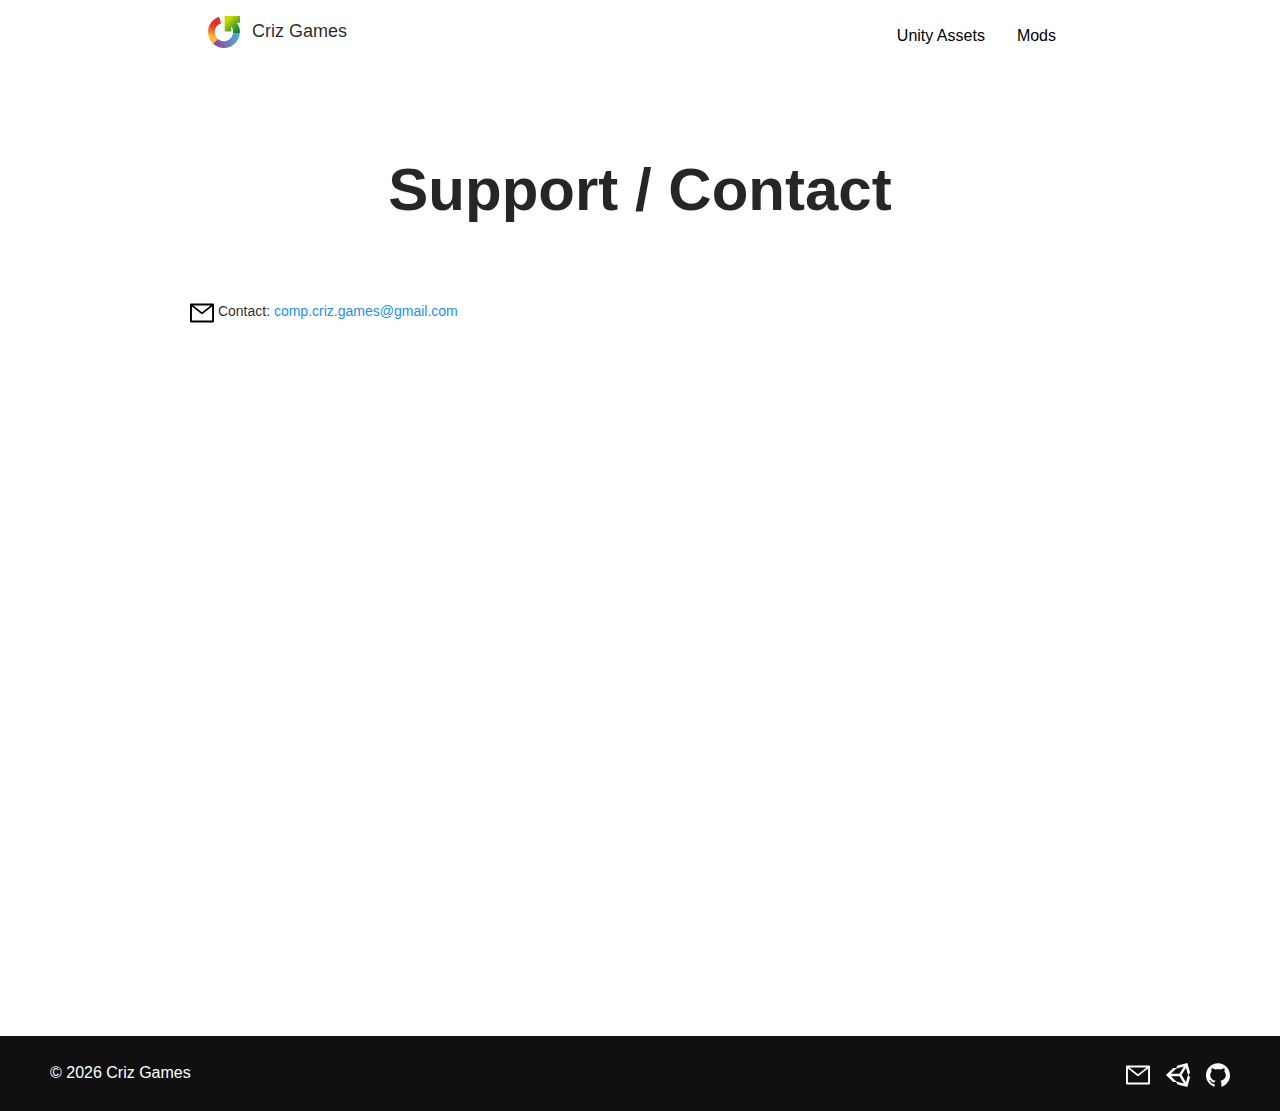
<file: contact/index.html>
<!DOCTYPE html><html lang="en"><head><meta charSet="utf-8"/><meta http-equiv="x-ua-compatible" content="ie=edge"/><meta name="viewport" content="width=device-width, initial-scale=1, shrink-to-fit=no"/><style data-href="/styles.7c4b3ca1060161793b97.css" id="gatsby-global-css">/*! tailwindcss v2.1.2 | MIT License | https://tailwindcss.com */

/*! modern-normalize v1.1.0 | MIT License | https://github.com/sindresorhus/modern-normalize */html{-moz-tab-size:4;-o-tab-size:4;tab-size:4}body{font-family:system-ui,-apple-system,Segoe UI,Roboto,Helvetica,Arial,sans-serif,Apple Color Emoji,Segoe UI Emoji}hr{color:inherit}abbr[title]{-webkit-text-decoration:underline dotted;text-decoration:underline dotted}code,kbd,pre,samp{font-family:ui-monospace,SFMono-Regular,Consolas,Liberation Mono,Menlo,monospace}table{text-indent:0;border-color:inherit}button,input,optgroup,select,textarea{font-size:100%;line-height:1.15}[type=button],button{-webkit-appearance:button}blockquote,dd,dl,figure,h1,h2,h3,h4,h5,h6,hr,p,pre{margin:0}button{background-color:transparent;background-image:none}button:focus{outline:1px dotted;outline:5px auto -webkit-focus-ring-color}ol,ul{list-style:none;margin:0;padding:0}html{font-family:ui-sans-serif,system-ui,-apple-system,BlinkMacSystemFont,Segoe UI,Roboto,Helvetica Neue,Arial,Noto Sans,sans-serif,Apple Color Emoji,Segoe UI Emoji,Segoe UI Symbol,Noto Color Emoji;line-height:1.5}body{font-family:inherit;line-height:inherit}*,:after,:before{border:0 solid #e5e7eb}hr{border-top-width:1px}img{border-style:solid}input::-moz-placeholder,textarea::-moz-placeholder{opacity:1;color:#9ca3af}input:-ms-input-placeholder,textarea:-ms-input-placeholder{opacity:1;color:#9ca3af}input::placeholder,textarea::placeholder{opacity:1;color:#9ca3af}button{cursor:pointer}h1,h2,h3,h4,h5,h6{font-size:inherit;font-weight:inherit}a{color:inherit;text-decoration:inherit}button,input,optgroup,select,textarea{padding:0}code,kbd,pre,samp{font-family:ui-monospace,SFMono-Regular,Menlo,Monaco,Consolas,Liberation Mono,Courier New,monospace}audio,canvas,embed,iframe,img,object,svg,video{display:block;vertical-align:middle}img,video{max-width:100%;height:auto}.btn{border-radius:.5rem;font-weight:600;padding:.5rem 1rem;--tw-shadow:0 4px 6px -1px rgba(0,0,0,0.1),0 2px 4px -1px rgba(0,0,0,0.06);box-shadow:var(--tw-ring-offset-shadow,0 0 transparent),var(--tw-ring-shadow,0 0 transparent),var(--tw-shadow)}.btn-blue{--tw-bg-opacity:1;background-color:rgba(59,130,246,var(--tw-bg-opacity))}.btn-blue:hover{--tw-bg-opacity:1;background-color:rgba(37,99,235,var(--tw-bg-opacity))}.btn-blue{--tw-text-opacity:1;color:rgba(255,255,255,var(--tw-text-opacity))}.bg-white{--tw-bg-opacity:1;background-color:rgba(255,255,255,var(--tw-bg-opacity))}.border-gray-200{--tw-border-opacity:1;border-color:rgba(229,231,235,var(--tw-border-opacity))}.rounded-xl{border-radius:.75rem}.border-b{border-bottom-width:1px}.block{display:block}.flex{display:flex}.table{display:table}.hidden{display:none}.flex-row{flex-direction:row}.items-stretch{align-items:stretch}.self-end{align-self:flex-end}.font-medium{font-weight:500}.font-bold{font-weight:700}.h-8{height:2rem}.h-full{height:100%}.text-base{font-size:1rem;line-height:1.5rem}.text-lg{font-size:1.125rem;line-height:1.75rem}.text-2xl{font-size:1.5rem;line-height:2rem}.text-4xl{font-size:2.25rem;line-height:2.5rem}.leading-tight{line-height:1.25}.my-0{margin-top:0;margin-bottom:0}.mx-auto{margin-left:auto;margin-right:auto}.mr-0{margin-right:0}.mr-3{margin-right:.75rem}.mt-4{margin-top:1rem}.mb-20{margin-bottom:5rem}.ml-auto{margin-left:auto}.mt-px{margin-top:1px}.max-w-md{max-width:28rem}.max-w-4xl{max-width:56rem}.min-w-full{min-width:100%}.object-fill{-o-object-fit:fill;object-fit:fill}.overflow-hidden{overflow:hidden}.py-2{padding-top:.5rem;padding-bottom:.5rem}.py-4{padding-top:1rem;padding-bottom:1rem}.px-4{padding-left:1rem;padding-right:1rem}.py-6{padding-top:1.5rem;padding-bottom:1.5rem}.px-8{padding-left:2rem;padding-right:2rem}.pb-6{padding-bottom:1.5rem}.absolute{position:absolute}.relative{position:relative}.top-0{top:0}*{--tw-shadow:0 0 transparent}.shadow-xl{--tw-shadow:0 20px 25px -5px rgba(0,0,0,0.1),0 10px 10px -5px rgba(0,0,0,0.04)}.hover\:shadow-2xl:hover,.shadow-xl{box-shadow:var(--tw-ring-offset-shadow,0 0 transparent),var(--tw-ring-shadow,0 0 transparent),var(--tw-shadow)}.hover\:shadow-2xl:hover{--tw-shadow:0 25px 50px -12px rgba(0,0,0,0.25)}*{--tw-ring-inset:var(--tw-empty,/*!*/ /*!*/);--tw-ring-offset-width:0px;--tw-ring-offset-color:#fff;--tw-ring-color:rgba(59,130,246,0.5);--tw-ring-offset-shadow:0 0 transparent;--tw-ring-shadow:0 0 transparent}.text-center{text-align:center}.text-black{--tw-text-opacity:1;color:rgba(0,0,0,var(--tw-text-opacity))}.text-gray-500{--tw-text-opacity:1;color:rgba(107,114,128,var(--tw-text-opacity))}.hover\:text-blue-600:hover,.text-blue-600{--tw-text-opacity:1;color:rgba(37,99,235,var(--tw-text-opacity))}.w-full{width:100%}.z-40{z-index:40}.transform{--tw-translate-x:0;--tw-translate-y:0;--tw-rotate:0;--tw-skew-x:0;--tw-skew-y:0;--tw-scale-x:1;--tw-scale-y:1;transform:translateX(var(--tw-translate-x)) translateY(var(--tw-translate-y)) rotate(var(--tw-rotate)) skewX(var(--tw-skew-x)) skewY(var(--tw-skew-y)) scaleX(var(--tw-scale-x)) scaleY(var(--tw-scale-y))}.hover\:-translate-y-1:hover{--tw-translate-y:-0.25rem}.transition{transition-property:background-color,border-color,color,fill,stroke,opacity,box-shadow,transform,filter,-webkit-backdrop-filter;transition-property:background-color,border-color,color,fill,stroke,opacity,box-shadow,transform,filter,backdrop-filter;transition-property:background-color,border-color,color,fill,stroke,opacity,box-shadow,transform,filter,backdrop-filter,-webkit-backdrop-filter;transition-timing-function:cubic-bezier(.4,0,.2,1);transition-duration:.15s}.transition-colors{transition-property:background-color,border-color,color,fill,stroke;transition-timing-function:cubic-bezier(.4,0,.2,1);transition-duration:.15s}.ease-in-out{transition-timing-function:cubic-bezier(.4,0,.2,1)}.duration-100{transition-duration:.1s}@-webkit-keyframes spin{to{transform:rotate(1turn)}}@keyframes spin{to{transform:rotate(1turn)}}@-webkit-keyframes ping{75%,to{transform:scale(2);opacity:0}}@keyframes ping{75%,to{transform:scale(2);opacity:0}}@-webkit-keyframes pulse{50%{opacity:.5}}@keyframes pulse{50%{opacity:.5}}@-webkit-keyframes bounce{0%,to{transform:translateY(-25%);-webkit-animation-timing-function:cubic-bezier(.8,0,1,1);animation-timing-function:cubic-bezier(.8,0,1,1)}50%{transform:none;-webkit-animation-timing-function:cubic-bezier(0,0,.2,1);animation-timing-function:cubic-bezier(0,0,.2,1)}}@keyframes bounce{0%,to{transform:translateY(-25%);-webkit-animation-timing-function:cubic-bezier(.8,0,1,1);animation-timing-function:cubic-bezier(.8,0,1,1)}50%{transform:none;-webkit-animation-timing-function:cubic-bezier(0,0,.2,1);animation-timing-function:cubic-bezier(0,0,.2,1)}}@media (min-width:768px){.md\:border-b-0{border-bottom-width:0}.md\:flex{display:flex}.md\:flex-col{flex-direction:column}.md\:flex-shrink-0{flex-shrink:0}.md\:text-2xl{font-size:1.5rem;line-height:2rem}.md\:text-6xl{font-size:3.75rem;line-height:1}.md\:max-w-2xl{max-width:42rem}.md\:py-5{padding-top:1.25rem;padding-bottom:1.25rem}.md\:absolute{position:absolute}.md\:relative{position:relative}.md\:bottom-0{bottom:0}.md\:w-56{width:14rem}.md\:w-auto{width:auto}}[class*=ant-]::-ms-clear,[class*=ant-] input::-ms-clear,[class*=ant-] input::-ms-reveal,[class^=ant-]::-ms-clear,[class^=ant-] input::-ms-clear,[class^=ant-] input::-ms-reveal{display:none}[class*=ant-],[class*=ant-] *,[class*=ant-] :after,[class*=ant-] :before,[class^=ant-],[class^=ant-] *,[class^=ant-] :after,[class^=ant-] :before{box-sizing:border-box}body,html{width:100%;height:100%}input::-ms-clear,input::-ms-reveal{display:none}*,:after,:before{box-sizing:border-box}html{font-family:sans-serif;line-height:1.15;-webkit-text-size-adjust:100%;-ms-text-size-adjust:100%;-ms-overflow-style:scrollbar;-webkit-tap-highlight-color:rgba(0,0,0,0)}@-ms-viewport{width:device-width}body{margin:0;color:rgba(0,0,0,.85);font-size:14px;font-family:-apple-system,BlinkMacSystemFont,Segoe UI,Roboto,Helvetica Neue,Arial,Noto Sans,sans-serif,Apple Color Emoji,Segoe UI Emoji,Segoe UI Symbol,Noto Color Emoji;font-variant:tabular-nums;line-height:1.5715;background-color:#fff;font-feature-settings:"tnum"}[tabindex="-1"]:focus{outline:none!important}hr{box-sizing:content-box;height:0;overflow:visible}h1,h2,h3,h4,h5,h6{margin-top:0;margin-bottom:.5em;color:rgba(0,0,0,.85);font-weight:500}p{margin-top:0;margin-bottom:1em}abbr[data-original-title],abbr[title]{text-decoration:underline;-webkit-text-decoration:underline dotted;text-decoration:underline dotted;border-bottom:0;cursor:help}address{margin-bottom:1em;font-style:normal;line-height:inherit}input[type=number],input[type=password],input[type=text],textarea{-webkit-appearance:none}dl,ol,ul{margin-top:0;margin-bottom:1em}ol ol,ol ul,ul ol,ul ul{margin-bottom:0}dt{font-weight:500}dd{margin-bottom:.5em;margin-left:0}blockquote{margin:0 0 1em}dfn{font-style:italic}b,strong{font-weight:bolder}small{font-size:80%}sub,sup{position:relative;font-size:75%;line-height:0;vertical-align:baseline}sub{bottom:-.25em}sup{top:-.5em}a{color:#1890ff;text-decoration:none;background-color:transparent;outline:none;cursor:pointer;transition:color .3s;-webkit-text-decoration-skip:objects}a:hover{color:#40a9ff}a:active{color:#096dd9}a:active,a:focus,a:hover{text-decoration:none;outline:0}a[disabled]{color:rgba(0,0,0,.25);cursor:not-allowed}code,kbd,pre,samp{font-size:1em;font-family:SFMono-Regular,Consolas,Liberation Mono,Menlo,Courier,monospace}pre{margin-top:0;margin-bottom:1em;overflow:auto}figure{margin:0 0 1em}img{vertical-align:middle;border-style:none}svg:not(:root){overflow:hidden}[role=button],a,area,button,input:not([type=range]),label,select,summary,textarea{touch-action:manipulation}table{border-collapse:collapse}caption{padding-top:.75em;padding-bottom:.3em;color:rgba(0,0,0,.45);text-align:left;caption-side:bottom}th{text-align:inherit}button,input,optgroup,select,textarea{margin:0;color:inherit;font-size:inherit;font-family:inherit;line-height:inherit}button,input{overflow:visible}button,select{text-transform:none}[type=reset],[type=submit],button,html [type=button]{-webkit-appearance:button}[type=button]::-moz-focus-inner,[type=reset]::-moz-focus-inner,[type=submit]::-moz-focus-inner,button::-moz-focus-inner{padding:0;border-style:none}input[type=checkbox],input[type=radio]{box-sizing:border-box;padding:0}input[type=date],input[type=datetime-local],input[type=month],input[type=time]{-webkit-appearance:listbox}textarea{overflow:auto;resize:vertical}fieldset{min-width:0;margin:0;padding:0;border:0}legend{display:block;width:100%;max-width:100%;margin-bottom:.5em;padding:0;color:inherit;font-size:1.5em;line-height:inherit;white-space:normal}progress{vertical-align:baseline}[type=number]::-webkit-inner-spin-button,[type=number]::-webkit-outer-spin-button{height:auto}[type=search]{outline-offset:-2px;-webkit-appearance:none}[type=search]::-webkit-search-cancel-button,[type=search]::-webkit-search-decoration{-webkit-appearance:none}::-webkit-file-upload-button{font:inherit;-webkit-appearance:button}output{display:inline-block}summary{display:list-item}template{display:none}[hidden]{display:none!important}mark{padding:.2em;background-color:#feffe6}::-moz-selection{color:#fff;background:#1890ff}::selection{color:#fff;background:#1890ff}.clearfix:after,.clearfix:before{display:table;content:""}.clearfix:after{clear:both}.anticon{display:inline-block;color:inherit;font-style:normal;line-height:0;text-align:center;text-transform:none;vertical-align:-.125em;text-rendering:optimizeLegibility;-webkit-font-smoothing:antialiased;-moz-osx-font-smoothing:grayscale}.anticon>*{line-height:1}.anticon svg{display:inline-block}.anticon:before{display:none}.anticon .anticon-icon{display:block}.anticon[tabindex]{cursor:pointer}.anticon-spin,.anticon-spin:before{display:inline-block;-webkit-animation:loadingCircle 1s linear infinite;animation:loadingCircle 1s linear infinite}.ant-fade-appear,.ant-fade-enter,.ant-fade-leave{-webkit-animation-duration:.2s;animation-duration:.2s;-webkit-animation-fill-mode:both;animation-fill-mode:both;-webkit-animation-play-state:paused;animation-play-state:paused}.ant-fade-appear.ant-fade-appear-active,.ant-fade-enter.ant-fade-enter-active{-webkit-animation-name:antFadeIn;animation-name:antFadeIn;-webkit-animation-play-state:running;animation-play-state:running}.ant-fade-leave.ant-fade-leave-active{-webkit-animation-name:antFadeOut;animation-name:antFadeOut;-webkit-animation-play-state:running;animation-play-state:running;pointer-events:none}.ant-fade-appear,.ant-fade-enter{opacity:0}.ant-fade-appear,.ant-fade-enter,.ant-fade-leave{-webkit-animation-timing-function:linear;animation-timing-function:linear}@-webkit-keyframes antFadeIn{0%{opacity:0}to{opacity:1}}@keyframes antFadeIn{0%{opacity:0}to{opacity:1}}@-webkit-keyframes antFadeOut{0%{opacity:1}to{opacity:0}}@keyframes antFadeOut{0%{opacity:1}to{opacity:0}}.ant-move-up-appear,.ant-move-up-enter,.ant-move-up-leave{-webkit-animation-duration:.2s;animation-duration:.2s;-webkit-animation-fill-mode:both;animation-fill-mode:both;-webkit-animation-play-state:paused;animation-play-state:paused}.ant-move-up-appear.ant-move-up-appear-active,.ant-move-up-enter.ant-move-up-enter-active{-webkit-animation-name:antMoveUpIn;animation-name:antMoveUpIn;-webkit-animation-play-state:running;animation-play-state:running}.ant-move-up-leave.ant-move-up-leave-active{-webkit-animation-name:antMoveUpOut;animation-name:antMoveUpOut;-webkit-animation-play-state:running;animation-play-state:running;pointer-events:none}.ant-move-up-appear,.ant-move-up-enter{opacity:0;-webkit-animation-timing-function:cubic-bezier(.08,.82,.17,1);animation-timing-function:cubic-bezier(.08,.82,.17,1)}.ant-move-up-leave{-webkit-animation-timing-function:cubic-bezier(.6,.04,.98,.34);animation-timing-function:cubic-bezier(.6,.04,.98,.34)}.ant-move-down-appear,.ant-move-down-enter,.ant-move-down-leave{-webkit-animation-duration:.2s;animation-duration:.2s;-webkit-animation-fill-mode:both;animation-fill-mode:both;-webkit-animation-play-state:paused;animation-play-state:paused}.ant-move-down-appear.ant-move-down-appear-active,.ant-move-down-enter.ant-move-down-enter-active{-webkit-animation-name:antMoveDownIn;animation-name:antMoveDownIn;-webkit-animation-play-state:running;animation-play-state:running}.ant-move-down-leave.ant-move-down-leave-active{-webkit-animation-name:antMoveDownOut;animation-name:antMoveDownOut;-webkit-animation-play-state:running;animation-play-state:running;pointer-events:none}.ant-move-down-appear,.ant-move-down-enter{opacity:0;-webkit-animation-timing-function:cubic-bezier(.08,.82,.17,1);animation-timing-function:cubic-bezier(.08,.82,.17,1)}.ant-move-down-leave{-webkit-animation-timing-function:cubic-bezier(.6,.04,.98,.34);animation-timing-function:cubic-bezier(.6,.04,.98,.34)}.ant-move-left-appear,.ant-move-left-enter,.ant-move-left-leave{-webkit-animation-duration:.2s;animation-duration:.2s;-webkit-animation-fill-mode:both;animation-fill-mode:both;-webkit-animation-play-state:paused;animation-play-state:paused}.ant-move-left-appear.ant-move-left-appear-active,.ant-move-left-enter.ant-move-left-enter-active{-webkit-animation-name:antMoveLeftIn;animation-name:antMoveLeftIn;-webkit-animation-play-state:running;animation-play-state:running}.ant-move-left-leave.ant-move-left-leave-active{-webkit-animation-name:antMoveLeftOut;animation-name:antMoveLeftOut;-webkit-animation-play-state:running;animation-play-state:running;pointer-events:none}.ant-move-left-appear,.ant-move-left-enter{opacity:0;-webkit-animation-timing-function:cubic-bezier(.08,.82,.17,1);animation-timing-function:cubic-bezier(.08,.82,.17,1)}.ant-move-left-leave{-webkit-animation-timing-function:cubic-bezier(.6,.04,.98,.34);animation-timing-function:cubic-bezier(.6,.04,.98,.34)}.ant-move-right-appear,.ant-move-right-enter,.ant-move-right-leave{-webkit-animation-duration:.2s;animation-duration:.2s;-webkit-animation-fill-mode:both;animation-fill-mode:both;-webkit-animation-play-state:paused;animation-play-state:paused}.ant-move-right-appear.ant-move-right-appear-active,.ant-move-right-enter.ant-move-right-enter-active{-webkit-animation-name:antMoveRightIn;animation-name:antMoveRightIn;-webkit-animation-play-state:running;animation-play-state:running}.ant-move-right-leave.ant-move-right-leave-active{-webkit-animation-name:antMoveRightOut;animation-name:antMoveRightOut;-webkit-animation-play-state:running;animation-play-state:running;pointer-events:none}.ant-move-right-appear,.ant-move-right-enter{opacity:0;-webkit-animation-timing-function:cubic-bezier(.08,.82,.17,1);animation-timing-function:cubic-bezier(.08,.82,.17,1)}.ant-move-right-leave{-webkit-animation-timing-function:cubic-bezier(.6,.04,.98,.34);animation-timing-function:cubic-bezier(.6,.04,.98,.34)}@-webkit-keyframes antMoveDownIn{0%{transform:translateY(100%);transform-origin:0 0;opacity:0}to{transform:translateY(0);transform-origin:0 0;opacity:1}}@keyframes antMoveDownIn{0%{transform:translateY(100%);transform-origin:0 0;opacity:0}to{transform:translateY(0);transform-origin:0 0;opacity:1}}@-webkit-keyframes antMoveDownOut{0%{transform:translateY(0);transform-origin:0 0;opacity:1}to{transform:translateY(100%);transform-origin:0 0;opacity:0}}@keyframes antMoveDownOut{0%{transform:translateY(0);transform-origin:0 0;opacity:1}to{transform:translateY(100%);transform-origin:0 0;opacity:0}}@-webkit-keyframes antMoveLeftIn{0%{transform:translateX(-100%);transform-origin:0 0;opacity:0}to{transform:translateX(0);transform-origin:0 0;opacity:1}}@keyframes antMoveLeftIn{0%{transform:translateX(-100%);transform-origin:0 0;opacity:0}to{transform:translateX(0);transform-origin:0 0;opacity:1}}@-webkit-keyframes antMoveLeftOut{0%{transform:translateX(0);transform-origin:0 0;opacity:1}to{transform:translateX(-100%);transform-origin:0 0;opacity:0}}@keyframes antMoveLeftOut{0%{transform:translateX(0);transform-origin:0 0;opacity:1}to{transform:translateX(-100%);transform-origin:0 0;opacity:0}}@-webkit-keyframes antMoveRightIn{0%{transform:translateX(100%);transform-origin:0 0;opacity:0}to{transform:translateX(0);transform-origin:0 0;opacity:1}}@keyframes antMoveRightIn{0%{transform:translateX(100%);transform-origin:0 0;opacity:0}to{transform:translateX(0);transform-origin:0 0;opacity:1}}@-webkit-keyframes antMoveRightOut{0%{transform:translateX(0);transform-origin:0 0;opacity:1}to{transform:translateX(100%);transform-origin:0 0;opacity:0}}@keyframes antMoveRightOut{0%{transform:translateX(0);transform-origin:0 0;opacity:1}to{transform:translateX(100%);transform-origin:0 0;opacity:0}}@-webkit-keyframes antMoveUpIn{0%{transform:translateY(-100%);transform-origin:0 0;opacity:0}to{transform:translateY(0);transform-origin:0 0;opacity:1}}@keyframes antMoveUpIn{0%{transform:translateY(-100%);transform-origin:0 0;opacity:0}to{transform:translateY(0);transform-origin:0 0;opacity:1}}@-webkit-keyframes antMoveUpOut{0%{transform:translateY(0);transform-origin:0 0;opacity:1}to{transform:translateY(-100%);transform-origin:0 0;opacity:0}}@keyframes antMoveUpOut{0%{transform:translateY(0);transform-origin:0 0;opacity:1}to{transform:translateY(-100%);transform-origin:0 0;opacity:0}}@-webkit-keyframes loadingCircle{to{transform:rotate(1turn)}}@keyframes loadingCircle{to{transform:rotate(1turn)}}[ant-click-animating-without-extra-node=true],[ant-click-animating=true]{position:relative}html{--antd-wave-shadow-color:#1890ff;--scroll-bar:0}.ant-click-animating-node,[ant-click-animating-without-extra-node=true]:after{position:absolute;top:0;right:0;bottom:0;left:0;display:block;border-radius:inherit;box-shadow:0 0 0 0 #1890ff;box-shadow:0 0 0 0 var(--antd-wave-shadow-color);opacity:.2;-webkit-animation:fadeEffect 2s cubic-bezier(.08,.82,.17,1),waveEffect .4s cubic-bezier(.08,.82,.17,1);animation:fadeEffect 2s cubic-bezier(.08,.82,.17,1),waveEffect .4s cubic-bezier(.08,.82,.17,1);-webkit-animation-fill-mode:forwards;animation-fill-mode:forwards;content:"";pointer-events:none}@-webkit-keyframes waveEffect{to{box-shadow:0 0 0 #1890ff;box-shadow:0 0 0 6px var(--antd-wave-shadow-color)}}@keyframes waveEffect{to{box-shadow:0 0 0 #1890ff;box-shadow:0 0 0 6px var(--antd-wave-shadow-color)}}@-webkit-keyframes fadeEffect{to{opacity:0}}@keyframes fadeEffect{to{opacity:0}}.ant-slide-up-appear,.ant-slide-up-enter,.ant-slide-up-leave{-webkit-animation-duration:.2s;animation-duration:.2s;-webkit-animation-fill-mode:both;animation-fill-mode:both;-webkit-animation-play-state:paused;animation-play-state:paused}.ant-slide-up-appear.ant-slide-up-appear-active,.ant-slide-up-enter.ant-slide-up-enter-active{-webkit-animation-name:antSlideUpIn;animation-name:antSlideUpIn;-webkit-animation-play-state:running;animation-play-state:running}.ant-slide-up-leave.ant-slide-up-leave-active{-webkit-animation-name:antSlideUpOut;animation-name:antSlideUpOut;-webkit-animation-play-state:running;animation-play-state:running;pointer-events:none}.ant-slide-up-appear,.ant-slide-up-enter{opacity:0;-webkit-animation-timing-function:cubic-bezier(.23,1,.32,1);animation-timing-function:cubic-bezier(.23,1,.32,1)}.ant-slide-up-leave{-webkit-animation-timing-function:cubic-bezier(.755,.05,.855,.06);animation-timing-function:cubic-bezier(.755,.05,.855,.06)}.ant-slide-down-appear,.ant-slide-down-enter,.ant-slide-down-leave{-webkit-animation-duration:.2s;animation-duration:.2s;-webkit-animation-fill-mode:both;animation-fill-mode:both;-webkit-animation-play-state:paused;animation-play-state:paused}.ant-slide-down-appear.ant-slide-down-appear-active,.ant-slide-down-enter.ant-slide-down-enter-active{-webkit-animation-name:antSlideDownIn;animation-name:antSlideDownIn;-webkit-animation-play-state:running;animation-play-state:running}.ant-slide-down-leave.ant-slide-down-leave-active{-webkit-animation-name:antSlideDownOut;animation-name:antSlideDownOut;-webkit-animation-play-state:running;animation-play-state:running;pointer-events:none}.ant-slide-down-appear,.ant-slide-down-enter{opacity:0;-webkit-animation-timing-function:cubic-bezier(.23,1,.32,1);animation-timing-function:cubic-bezier(.23,1,.32,1)}.ant-slide-down-leave{-webkit-animation-timing-function:cubic-bezier(.755,.05,.855,.06);animation-timing-function:cubic-bezier(.755,.05,.855,.06)}.ant-slide-left-appear,.ant-slide-left-enter,.ant-slide-left-leave{-webkit-animation-duration:.2s;animation-duration:.2s;-webkit-animation-fill-mode:both;animation-fill-mode:both;-webkit-animation-play-state:paused;animation-play-state:paused}.ant-slide-left-appear.ant-slide-left-appear-active,.ant-slide-left-enter.ant-slide-left-enter-active{-webkit-animation-name:antSlideLeftIn;animation-name:antSlideLeftIn;-webkit-animation-play-state:running;animation-play-state:running}.ant-slide-left-leave.ant-slide-left-leave-active{-webkit-animation-name:antSlideLeftOut;animation-name:antSlideLeftOut;-webkit-animation-play-state:running;animation-play-state:running;pointer-events:none}.ant-slide-left-appear,.ant-slide-left-enter{opacity:0;-webkit-animation-timing-function:cubic-bezier(.23,1,.32,1);animation-timing-function:cubic-bezier(.23,1,.32,1)}.ant-slide-left-leave{-webkit-animation-timing-function:cubic-bezier(.755,.05,.855,.06);animation-timing-function:cubic-bezier(.755,.05,.855,.06)}.ant-slide-right-appear,.ant-slide-right-enter,.ant-slide-right-leave{-webkit-animation-duration:.2s;animation-duration:.2s;-webkit-animation-fill-mode:both;animation-fill-mode:both;-webkit-animation-play-state:paused;animation-play-state:paused}.ant-slide-right-appear.ant-slide-right-appear-active,.ant-slide-right-enter.ant-slide-right-enter-active{-webkit-animation-name:antSlideRightIn;animation-name:antSlideRightIn;-webkit-animation-play-state:running;animation-play-state:running}.ant-slide-right-leave.ant-slide-right-leave-active{-webkit-animation-name:antSlideRightOut;animation-name:antSlideRightOut;-webkit-animation-play-state:running;animation-play-state:running;pointer-events:none}.ant-slide-right-appear,.ant-slide-right-enter{opacity:0;-webkit-animation-timing-function:cubic-bezier(.23,1,.32,1);animation-timing-function:cubic-bezier(.23,1,.32,1)}.ant-slide-right-leave{-webkit-animation-timing-function:cubic-bezier(.755,.05,.855,.06);animation-timing-function:cubic-bezier(.755,.05,.855,.06)}@-webkit-keyframes antSlideUpIn{0%{transform:scaleY(.8);transform-origin:0 0;opacity:0}to{transform:scaleY(1);transform-origin:0 0;opacity:1}}@keyframes antSlideUpIn{0%{transform:scaleY(.8);transform-origin:0 0;opacity:0}to{transform:scaleY(1);transform-origin:0 0;opacity:1}}@-webkit-keyframes antSlideUpOut{0%{transform:scaleY(1);transform-origin:0 0;opacity:1}to{transform:scaleY(.8);transform-origin:0 0;opacity:0}}@keyframes antSlideUpOut{0%{transform:scaleY(1);transform-origin:0 0;opacity:1}to{transform:scaleY(.8);transform-origin:0 0;opacity:0}}@-webkit-keyframes antSlideDownIn{0%{transform:scaleY(.8);transform-origin:100% 100%;opacity:0}to{transform:scaleY(1);transform-origin:100% 100%;opacity:1}}@keyframes antSlideDownIn{0%{transform:scaleY(.8);transform-origin:100% 100%;opacity:0}to{transform:scaleY(1);transform-origin:100% 100%;opacity:1}}@-webkit-keyframes antSlideDownOut{0%{transform:scaleY(1);transform-origin:100% 100%;opacity:1}to{transform:scaleY(.8);transform-origin:100% 100%;opacity:0}}@keyframes antSlideDownOut{0%{transform:scaleY(1);transform-origin:100% 100%;opacity:1}to{transform:scaleY(.8);transform-origin:100% 100%;opacity:0}}@-webkit-keyframes antSlideLeftIn{0%{transform:scaleX(.8);transform-origin:0 0;opacity:0}to{transform:scaleX(1);transform-origin:0 0;opacity:1}}@keyframes antSlideLeftIn{0%{transform:scaleX(.8);transform-origin:0 0;opacity:0}to{transform:scaleX(1);transform-origin:0 0;opacity:1}}@-webkit-keyframes antSlideLeftOut{0%{transform:scaleX(1);transform-origin:0 0;opacity:1}to{transform:scaleX(.8);transform-origin:0 0;opacity:0}}@keyframes antSlideLeftOut{0%{transform:scaleX(1);transform-origin:0 0;opacity:1}to{transform:scaleX(.8);transform-origin:0 0;opacity:0}}@-webkit-keyframes antSlideRightIn{0%{transform:scaleX(.8);transform-origin:100% 0;opacity:0}to{transform:scaleX(1);transform-origin:100% 0;opacity:1}}@keyframes antSlideRightIn{0%{transform:scaleX(.8);transform-origin:100% 0;opacity:0}to{transform:scaleX(1);transform-origin:100% 0;opacity:1}}@-webkit-keyframes antSlideRightOut{0%{transform:scaleX(1);transform-origin:100% 0;opacity:1}to{transform:scaleX(.8);transform-origin:100% 0;opacity:0}}@keyframes antSlideRightOut{0%{transform:scaleX(1);transform-origin:100% 0;opacity:1}to{transform:scaleX(.8);transform-origin:100% 0;opacity:0}}.ant-zoom-appear,.ant-zoom-enter,.ant-zoom-leave{-webkit-animation-duration:.2s;animation-duration:.2s;-webkit-animation-fill-mode:both;animation-fill-mode:both;-webkit-animation-play-state:paused;animation-play-state:paused}.ant-zoom-appear.ant-zoom-appear-active,.ant-zoom-enter.ant-zoom-enter-active{-webkit-animation-name:antZoomIn;animation-name:antZoomIn;-webkit-animation-play-state:running;animation-play-state:running}.ant-zoom-leave.ant-zoom-leave-active{-webkit-animation-name:antZoomOut;animation-name:antZoomOut;-webkit-animation-play-state:running;animation-play-state:running;pointer-events:none}.ant-zoom-appear,.ant-zoom-enter{transform:scale(0);opacity:0;-webkit-animation-timing-function:cubic-bezier(.08,.82,.17,1);animation-timing-function:cubic-bezier(.08,.82,.17,1)}.ant-zoom-appear-prepare,.ant-zoom-enter-prepare{transform:none}.ant-zoom-leave{-webkit-animation-timing-function:cubic-bezier(.78,.14,.15,.86);animation-timing-function:cubic-bezier(.78,.14,.15,.86)}.ant-zoom-big-appear,.ant-zoom-big-enter,.ant-zoom-big-leave{-webkit-animation-duration:.2s;animation-duration:.2s;-webkit-animation-fill-mode:both;animation-fill-mode:both;-webkit-animation-play-state:paused;animation-play-state:paused}.ant-zoom-big-appear.ant-zoom-big-appear-active,.ant-zoom-big-enter.ant-zoom-big-enter-active{-webkit-animation-name:antZoomBigIn;animation-name:antZoomBigIn;-webkit-animation-play-state:running;animation-play-state:running}.ant-zoom-big-leave.ant-zoom-big-leave-active{-webkit-animation-name:antZoomBigOut;animation-name:antZoomBigOut;-webkit-animation-play-state:running;animation-play-state:running;pointer-events:none}.ant-zoom-big-appear,.ant-zoom-big-enter{transform:scale(0);opacity:0;-webkit-animation-timing-function:cubic-bezier(.08,.82,.17,1);animation-timing-function:cubic-bezier(.08,.82,.17,1)}.ant-zoom-big-appear-prepare,.ant-zoom-big-enter-prepare{transform:none}.ant-zoom-big-leave{-webkit-animation-timing-function:cubic-bezier(.78,.14,.15,.86);animation-timing-function:cubic-bezier(.78,.14,.15,.86)}.ant-zoom-big-fast-appear,.ant-zoom-big-fast-enter,.ant-zoom-big-fast-leave{-webkit-animation-duration:.1s;animation-duration:.1s;-webkit-animation-fill-mode:both;animation-fill-mode:both;-webkit-animation-play-state:paused;animation-play-state:paused}.ant-zoom-big-fast-appear.ant-zoom-big-fast-appear-active,.ant-zoom-big-fast-enter.ant-zoom-big-fast-enter-active{-webkit-animation-name:antZoomBigIn;animation-name:antZoomBigIn;-webkit-animation-play-state:running;animation-play-state:running}.ant-zoom-big-fast-leave.ant-zoom-big-fast-leave-active{-webkit-animation-name:antZoomBigOut;animation-name:antZoomBigOut;-webkit-animation-play-state:running;animation-play-state:running;pointer-events:none}.ant-zoom-big-fast-appear,.ant-zoom-big-fast-enter{transform:scale(0);opacity:0;-webkit-animation-timing-function:cubic-bezier(.08,.82,.17,1);animation-timing-function:cubic-bezier(.08,.82,.17,1)}.ant-zoom-big-fast-appear-prepare,.ant-zoom-big-fast-enter-prepare{transform:none}.ant-zoom-big-fast-leave{-webkit-animation-timing-function:cubic-bezier(.78,.14,.15,.86);animation-timing-function:cubic-bezier(.78,.14,.15,.86)}.ant-zoom-up-appear,.ant-zoom-up-enter,.ant-zoom-up-leave{-webkit-animation-duration:.2s;animation-duration:.2s;-webkit-animation-fill-mode:both;animation-fill-mode:both;-webkit-animation-play-state:paused;animation-play-state:paused}.ant-zoom-up-appear.ant-zoom-up-appear-active,.ant-zoom-up-enter.ant-zoom-up-enter-active{-webkit-animation-name:antZoomUpIn;animation-name:antZoomUpIn;-webkit-animation-play-state:running;animation-play-state:running}.ant-zoom-up-leave.ant-zoom-up-leave-active{-webkit-animation-name:antZoomUpOut;animation-name:antZoomUpOut;-webkit-animation-play-state:running;animation-play-state:running;pointer-events:none}.ant-zoom-up-appear,.ant-zoom-up-enter{transform:scale(0);opacity:0;-webkit-animation-timing-function:cubic-bezier(.08,.82,.17,1);animation-timing-function:cubic-bezier(.08,.82,.17,1)}.ant-zoom-up-appear-prepare,.ant-zoom-up-enter-prepare{transform:none}.ant-zoom-up-leave{-webkit-animation-timing-function:cubic-bezier(.78,.14,.15,.86);animation-timing-function:cubic-bezier(.78,.14,.15,.86)}.ant-zoom-down-appear,.ant-zoom-down-enter,.ant-zoom-down-leave{-webkit-animation-duration:.2s;animation-duration:.2s;-webkit-animation-fill-mode:both;animation-fill-mode:both;-webkit-animation-play-state:paused;animation-play-state:paused}.ant-zoom-down-appear.ant-zoom-down-appear-active,.ant-zoom-down-enter.ant-zoom-down-enter-active{-webkit-animation-name:antZoomDownIn;animation-name:antZoomDownIn;-webkit-animation-play-state:running;animation-play-state:running}.ant-zoom-down-leave.ant-zoom-down-leave-active{-webkit-animation-name:antZoomDownOut;animation-name:antZoomDownOut;-webkit-animation-play-state:running;animation-play-state:running;pointer-events:none}.ant-zoom-down-appear,.ant-zoom-down-enter{transform:scale(0);opacity:0;-webkit-animation-timing-function:cubic-bezier(.08,.82,.17,1);animation-timing-function:cubic-bezier(.08,.82,.17,1)}.ant-zoom-down-appear-prepare,.ant-zoom-down-enter-prepare{transform:none}.ant-zoom-down-leave{-webkit-animation-timing-function:cubic-bezier(.78,.14,.15,.86);animation-timing-function:cubic-bezier(.78,.14,.15,.86)}.ant-zoom-left-appear,.ant-zoom-left-enter,.ant-zoom-left-leave{-webkit-animation-duration:.2s;animation-duration:.2s;-webkit-animation-fill-mode:both;animation-fill-mode:both;-webkit-animation-play-state:paused;animation-play-state:paused}.ant-zoom-left-appear.ant-zoom-left-appear-active,.ant-zoom-left-enter.ant-zoom-left-enter-active{-webkit-animation-name:antZoomLeftIn;animation-name:antZoomLeftIn;-webkit-animation-play-state:running;animation-play-state:running}.ant-zoom-left-leave.ant-zoom-left-leave-active{-webkit-animation-name:antZoomLeftOut;animation-name:antZoomLeftOut;-webkit-animation-play-state:running;animation-play-state:running;pointer-events:none}.ant-zoom-left-appear,.ant-zoom-left-enter{transform:scale(0);opacity:0;-webkit-animation-timing-function:cubic-bezier(.08,.82,.17,1);animation-timing-function:cubic-bezier(.08,.82,.17,1)}.ant-zoom-left-appear-prepare,.ant-zoom-left-enter-prepare{transform:none}.ant-zoom-left-leave{-webkit-animation-timing-function:cubic-bezier(.78,.14,.15,.86);animation-timing-function:cubic-bezier(.78,.14,.15,.86)}.ant-zoom-right-appear,.ant-zoom-right-enter,.ant-zoom-right-leave{-webkit-animation-duration:.2s;animation-duration:.2s;-webkit-animation-fill-mode:both;animation-fill-mode:both;-webkit-animation-play-state:paused;animation-play-state:paused}.ant-zoom-right-appear.ant-zoom-right-appear-active,.ant-zoom-right-enter.ant-zoom-right-enter-active{-webkit-animation-name:antZoomRightIn;animation-name:antZoomRightIn;-webkit-animation-play-state:running;animation-play-state:running}.ant-zoom-right-leave.ant-zoom-right-leave-active{-webkit-animation-name:antZoomRightOut;animation-name:antZoomRightOut;-webkit-animation-play-state:running;animation-play-state:running;pointer-events:none}.ant-zoom-right-appear,.ant-zoom-right-enter{transform:scale(0);opacity:0;-webkit-animation-timing-function:cubic-bezier(.08,.82,.17,1);animation-timing-function:cubic-bezier(.08,.82,.17,1)}.ant-zoom-right-appear-prepare,.ant-zoom-right-enter-prepare{transform:none}.ant-zoom-right-leave{-webkit-animation-timing-function:cubic-bezier(.78,.14,.15,.86);animation-timing-function:cubic-bezier(.78,.14,.15,.86)}@-webkit-keyframes antZoomIn{0%{transform:scale(.2);opacity:0}to{transform:scale(1);opacity:1}}@keyframes antZoomIn{0%{transform:scale(.2);opacity:0}to{transform:scale(1);opacity:1}}@-webkit-keyframes antZoomOut{0%{transform:scale(1)}to{transform:scale(.2);opacity:0}}@keyframes antZoomOut{0%{transform:scale(1)}to{transform:scale(.2);opacity:0}}@-webkit-keyframes antZoomBigIn{0%{transform:scale(.8);opacity:0}to{transform:scale(1);opacity:1}}@keyframes antZoomBigIn{0%{transform:scale(.8);opacity:0}to{transform:scale(1);opacity:1}}@-webkit-keyframes antZoomBigOut{0%{transform:scale(1)}to{transform:scale(.8);opacity:0}}@keyframes antZoomBigOut{0%{transform:scale(1)}to{transform:scale(.8);opacity:0}}@-webkit-keyframes antZoomUpIn{0%{transform:scale(.8);transform-origin:50% 0;opacity:0}to{transform:scale(1);transform-origin:50% 0}}@keyframes antZoomUpIn{0%{transform:scale(.8);transform-origin:50% 0;opacity:0}to{transform:scale(1);transform-origin:50% 0}}@-webkit-keyframes antZoomUpOut{0%{transform:scale(1);transform-origin:50% 0}to{transform:scale(.8);transform-origin:50% 0;opacity:0}}@keyframes antZoomUpOut{0%{transform:scale(1);transform-origin:50% 0}to{transform:scale(.8);transform-origin:50% 0;opacity:0}}@-webkit-keyframes antZoomLeftIn{0%{transform:scale(.8);transform-origin:0 50%;opacity:0}to{transform:scale(1);transform-origin:0 50%}}@keyframes antZoomLeftIn{0%{transform:scale(.8);transform-origin:0 50%;opacity:0}to{transform:scale(1);transform-origin:0 50%}}@-webkit-keyframes antZoomLeftOut{0%{transform:scale(1);transform-origin:0 50%}to{transform:scale(.8);transform-origin:0 50%;opacity:0}}@keyframes antZoomLeftOut{0%{transform:scale(1);transform-origin:0 50%}to{transform:scale(.8);transform-origin:0 50%;opacity:0}}@-webkit-keyframes antZoomRightIn{0%{transform:scale(.8);transform-origin:100% 50%;opacity:0}to{transform:scale(1);transform-origin:100% 50%}}@keyframes antZoomRightIn{0%{transform:scale(.8);transform-origin:100% 50%;opacity:0}to{transform:scale(1);transform-origin:100% 50%}}@-webkit-keyframes antZoomRightOut{0%{transform:scale(1);transform-origin:100% 50%}to{transform:scale(.8);transform-origin:100% 50%;opacity:0}}@keyframes antZoomRightOut{0%{transform:scale(1);transform-origin:100% 50%}to{transform:scale(.8);transform-origin:100% 50%;opacity:0}}@-webkit-keyframes antZoomDownIn{0%{transform:scale(.8);transform-origin:50% 100%;opacity:0}to{transform:scale(1);transform-origin:50% 100%}}@keyframes antZoomDownIn{0%{transform:scale(.8);transform-origin:50% 100%;opacity:0}to{transform:scale(1);transform-origin:50% 100%}}@-webkit-keyframes antZoomDownOut{0%{transform:scale(1);transform-origin:50% 100%}to{transform:scale(.8);transform-origin:50% 100%;opacity:0}}@keyframes antZoomDownOut{0%{transform:scale(1);transform-origin:50% 100%}to{transform:scale(.8);transform-origin:50% 100%;opacity:0}}.ant-motion-collapse-legacy{overflow:hidden}.ant-motion-collapse,.ant-motion-collapse-legacy-active{transition:height .2s cubic-bezier(.645,.045,.355,1),opacity .2s cubic-bezier(.645,.045,.355,1)!important}.ant-motion-collapse{overflow:hidden}.ant-modal{box-sizing:border-box;color:rgba(0,0,0,.85);font-size:14px;font-variant:tabular-nums;line-height:1.5715;list-style:none;font-feature-settings:"tnum";pointer-events:none;position:relative;top:100px;width:auto;max-width:calc(100vw - 32px);margin:0 auto;padding:0 0 24px}.ant-modal.zoom-appear,.ant-modal.zoom-enter{transform:none;opacity:0;-webkit-animation-duration:.3s;animation-duration:.3s;-webkit-user-select:none;-moz-user-select:none;-ms-user-select:none;user-select:none}.ant-modal-mask{position:fixed;top:0;right:0;bottom:0;left:0;z-index:1000;height:100%;background-color:rgba(0,0,0,.45)}.ant-modal-mask-hidden{display:none}.ant-modal-wrap{position:fixed;top:0;right:0;bottom:0;left:0;overflow:auto;outline:0;-webkit-overflow-scrolling:touch;z-index:1000}.ant-modal-title{margin:0;color:rgba(0,0,0,.85);font-weight:500;font-size:16px;line-height:22px;word-wrap:break-word}.ant-modal-content{position:relative;background-color:#fff;background-clip:padding-box;border:0;border-radius:2px;box-shadow:0 3px 6px -4px rgba(0,0,0,.12),0 6px 16px 0 rgba(0,0,0,.08),0 9px 28px 8px rgba(0,0,0,.05);pointer-events:auto}.ant-modal-close{position:absolute;top:0;right:0;z-index:10;padding:0;color:rgba(0,0,0,.45);font-weight:700;line-height:1;text-decoration:none;background:transparent;border:0;outline:0;cursor:pointer;transition:color .3s}.ant-modal-close-x{display:block;width:56px;height:56px;font-size:16px;font-style:normal;line-height:56px;text-align:center;text-transform:none;text-rendering:auto}.ant-modal-close:focus,.ant-modal-close:hover{color:rgba(0,0,0,.75);text-decoration:none}.ant-modal-header{padding:16px 24px;color:rgba(0,0,0,.85);background:#fff;border-bottom:1px solid #f0f0f0;border-radius:2px 2px 0 0}.ant-modal-body{padding:24px;font-size:14px;line-height:1.5715;word-wrap:break-word}.ant-modal-footer{padding:10px 16px;text-align:right;background:transparent;border-top:1px solid #f0f0f0;border-radius:0 0 2px 2px}.ant-modal-footer .ant-btn+.ant-btn:not(.ant-dropdown-trigger){margin-bottom:0;margin-left:8px}.ant-modal-open{overflow:hidden}.ant-modal-centered{text-align:center}.ant-modal-centered:before{display:inline-block;width:0;height:100%;vertical-align:middle;content:""}.ant-modal-centered .ant-modal{top:0;display:inline-block;text-align:left;vertical-align:middle}@media (max-width:767px){.ant-modal{max-width:calc(100vw - 16px);margin:8px auto}.ant-modal-centered .ant-modal{flex:1}}.ant-modal-confirm .ant-modal-header{display:none}.ant-modal-confirm .ant-modal-body{padding:32px 32px 24px}.ant-modal-confirm-body-wrapper:before{display:table;content:""}.ant-modal-confirm-body-wrapper:after{display:table;clear:both;content:""}.ant-modal-confirm-body .ant-modal-confirm-title{display:block;overflow:hidden;color:rgba(0,0,0,.85);font-weight:500;font-size:16px;line-height:1.4}.ant-modal-confirm-body .ant-modal-confirm-content{margin-top:8px;color:rgba(0,0,0,.85);font-size:14px}.ant-modal-confirm-body>.anticon{float:left;margin-right:16px;font-size:22px}.ant-modal-confirm-body>.anticon+.ant-modal-confirm-title+.ant-modal-confirm-content{margin-left:38px}.ant-modal-confirm .ant-modal-confirm-btns{float:right;margin-top:24px}.ant-modal-confirm .ant-modal-confirm-btns .ant-btn+.ant-btn{margin-bottom:0;margin-left:8px}.ant-modal-confirm-error .ant-modal-confirm-body>.anticon{color:#ff4d4f}.ant-modal-confirm-confirm .ant-modal-confirm-body>.anticon,.ant-modal-confirm-warning .ant-modal-confirm-body>.anticon{color:#faad14}.ant-modal-confirm-info .ant-modal-confirm-body>.anticon{color:#1890ff}.ant-modal-confirm-success .ant-modal-confirm-body>.anticon{color:#52c41a}.ant-modal-wrap-rtl{direction:rtl}.ant-modal-wrap-rtl .ant-modal-close{right:auto;left:0}.ant-modal-wrap-rtl .ant-modal-footer{text-align:left}.ant-modal-wrap-rtl .ant-modal-footer .ant-btn+.ant-btn{margin-right:8px;margin-left:0}.ant-modal-wrap-rtl .ant-modal-confirm-body{direction:rtl}.ant-modal-wrap-rtl .ant-modal-confirm-body>.anticon{float:right;margin-right:0;margin-left:16px}.ant-modal-wrap-rtl .ant-modal-confirm-body>.anticon+.ant-modal-confirm-title+.ant-modal-confirm-content{margin-right:38px;margin-left:0}.ant-modal-wrap-rtl .ant-modal-confirm-btns{float:left}.ant-modal-wrap-rtl .ant-modal-confirm-btns .ant-btn+.ant-btn{margin-right:8px;margin-left:0}.ant-modal-wrap-rtl.ant-modal-centered .ant-modal{text-align:right}.ant-space{display:inline-flex}.ant-space-vertical{flex-direction:column}.ant-space-align-center{align-items:center}.ant-space-align-start{align-items:flex-start}.ant-space-align-end{align-items:flex-end}.ant-space-align-baseline{align-items:baseline}.ant-space-item:empty{display:none}.ant-space-rtl{direction:rtl}.ant-layout{display:flex;flex:auto;flex-direction:column;min-height:0;background:#f0f2f5}.ant-layout,.ant-layout *{box-sizing:border-box}.ant-layout.ant-layout-has-sider{flex-direction:row}.ant-layout.ant-layout-has-sider>.ant-layout,.ant-layout.ant-layout-has-sider>.ant-layout-content{width:0}.ant-layout-footer,.ant-layout-header{flex:0 0 auto}.ant-layout-header{height:64px;padding:0 50px;color:rgba(0,0,0,.85);line-height:64px;background:#001529}.ant-layout-footer{padding:24px 50px;color:rgba(0,0,0,.85);font-size:14px;background:#f0f2f5}.ant-layout-content{flex:auto;min-height:0}.ant-layout-sider{position:relative;min-width:0;background:#001529;transition:all .2s}.ant-layout-sider-children{height:100%;margin-top:-.1px;padding-top:.1px}.ant-layout-sider-has-trigger{padding-bottom:48px}.ant-layout-sider-right{order:1}.ant-layout-sider-trigger{position:fixed;bottom:0;z-index:1;height:48px;color:#fff;line-height:48px;text-align:center;background:#002140;cursor:pointer;transition:all .2s}.ant-layout-sider-zero-width>*{overflow:hidden}.ant-layout-sider-zero-width-trigger{position:absolute;top:64px;right:-36px;z-index:1;width:36px;height:42px;color:#fff;font-size:18px;line-height:42px;text-align:center;background:#001529;border-radius:0 2px 2px 0;cursor:pointer;transition:background .3s ease}.ant-layout-sider-zero-width-trigger:after{position:absolute;top:0;right:0;bottom:0;left:0;background:transparent;transition:all .3s;content:""}.ant-layout-sider-zero-width-trigger:hover:after{background:hsla(0,0%,100%,.1)}.ant-layout-sider-zero-width-trigger-right{left:-36px;border-radius:2px 0 0 2px}.ant-layout-sider-light{background:#fff}.ant-layout-sider-light .ant-layout-sider-trigger,.ant-layout-sider-light .ant-layout-sider-zero-width-trigger{color:rgba(0,0,0,.85);background:#fff}.ant-layout-rtl{direction:rtl}.ant-btn{line-height:1.5715;position:relative;display:inline-block;font-weight:400;white-space:nowrap;text-align:center;background-image:none;box-shadow:0 2px 0 rgba(0,0,0,.015);cursor:pointer;transition:all .3s cubic-bezier(.645,.045,.355,1);-webkit-user-select:none;-moz-user-select:none;-ms-user-select:none;user-select:none;touch-action:manipulation;height:32px;padding:4px 15px;font-size:14px;border-radius:2px;color:rgba(0,0,0,.85);background:#fff;border:1px solid #d9d9d9}.ant-btn>.anticon{line-height:1}.ant-btn,.ant-btn:active,.ant-btn:focus{outline:0}.ant-btn:not([disabled]):hover{text-decoration:none}.ant-btn:not([disabled]):active{outline:0;box-shadow:none}.ant-btn[disabled]{cursor:not-allowed}.ant-btn[disabled]>*{pointer-events:none}.ant-btn-lg{height:40px;padding:6.4px 15px;font-size:16px;border-radius:2px}.ant-btn-sm{height:24px;padding:0 7px;font-size:14px;border-radius:2px}.ant-btn>a:only-child{color:currentColor}.ant-btn>a:only-child:after{position:absolute;top:0;right:0;bottom:0;left:0;background:transparent;content:""}.ant-btn:focus,.ant-btn:hover{color:#40a9ff;background:#fff;border-color:#40a9ff}.ant-btn:focus>a:only-child,.ant-btn:hover>a:only-child{color:currentColor}.ant-btn:focus>a:only-child:after,.ant-btn:hover>a:only-child:after{position:absolute;top:0;right:0;bottom:0;left:0;background:transparent;content:""}.ant-btn:active{color:#096dd9;background:#fff;border-color:#096dd9}.ant-btn:active>a:only-child{color:currentColor}.ant-btn:active>a:only-child:after{position:absolute;top:0;right:0;bottom:0;left:0;background:transparent;content:""}.ant-btn[disabled],.ant-btn[disabled]:active,.ant-btn[disabled]:focus,.ant-btn[disabled]:hover{color:rgba(0,0,0,.25);background:#f5f5f5;border-color:#d9d9d9;text-shadow:none;box-shadow:none}.ant-btn[disabled]:active>a:only-child,.ant-btn[disabled]:focus>a:only-child,.ant-btn[disabled]:hover>a:only-child,.ant-btn[disabled]>a:only-child{color:currentColor}.ant-btn[disabled]:active>a:only-child:after,.ant-btn[disabled]:focus>a:only-child:after,.ant-btn[disabled]:hover>a:only-child:after,.ant-btn[disabled]>a:only-child:after{position:absolute;top:0;right:0;bottom:0;left:0;background:transparent;content:""}.ant-btn:active,.ant-btn:focus,.ant-btn:hover{text-decoration:none;background:#fff}.ant-btn>span{display:inline-block}.ant-btn-primary{color:#fff;background:#1890ff;border-color:#1890ff;text-shadow:0 -1px 0 rgba(0,0,0,.12);box-shadow:0 2px 0 rgba(0,0,0,.045)}.ant-btn-primary>a:only-child{color:currentColor}.ant-btn-primary>a:only-child:after{position:absolute;top:0;right:0;bottom:0;left:0;background:transparent;content:""}.ant-btn-primary:focus,.ant-btn-primary:hover{color:#fff;background:#40a9ff;border-color:#40a9ff}.ant-btn-primary:focus>a:only-child,.ant-btn-primary:hover>a:only-child{color:currentColor}.ant-btn-primary:focus>a:only-child:after,.ant-btn-primary:hover>a:only-child:after{position:absolute;top:0;right:0;bottom:0;left:0;background:transparent;content:""}.ant-btn-primary:active{color:#fff;background:#096dd9;border-color:#096dd9}.ant-btn-primary:active>a:only-child{color:currentColor}.ant-btn-primary:active>a:only-child:after{position:absolute;top:0;right:0;bottom:0;left:0;background:transparent;content:""}.ant-btn-primary[disabled],.ant-btn-primary[disabled]:active,.ant-btn-primary[disabled]:focus,.ant-btn-primary[disabled]:hover{color:rgba(0,0,0,.25);background:#f5f5f5;border-color:#d9d9d9;text-shadow:none;box-shadow:none}.ant-btn-primary[disabled]:active>a:only-child,.ant-btn-primary[disabled]:focus>a:only-child,.ant-btn-primary[disabled]:hover>a:only-child,.ant-btn-primary[disabled]>a:only-child{color:currentColor}.ant-btn-primary[disabled]:active>a:only-child:after,.ant-btn-primary[disabled]:focus>a:only-child:after,.ant-btn-primary[disabled]:hover>a:only-child:after,.ant-btn-primary[disabled]>a:only-child:after{position:absolute;top:0;right:0;bottom:0;left:0;background:transparent;content:""}.ant-btn-group .ant-btn-primary:not(:first-child):not(:last-child){border-right-color:#40a9ff;border-left-color:#40a9ff}.ant-btn-group .ant-btn-primary:not(:first-child):not(:last-child):disabled{border-color:#d9d9d9}.ant-btn-group .ant-btn-primary:first-child:not(:last-child){border-right-color:#40a9ff}.ant-btn-group .ant-btn-primary:first-child:not(:last-child)[disabled]{border-right-color:#d9d9d9}.ant-btn-group .ant-btn-primary+.ant-btn-primary,.ant-btn-group .ant-btn-primary:last-child:not(:first-child){border-left-color:#40a9ff}.ant-btn-group .ant-btn-primary+.ant-btn-primary[disabled],.ant-btn-group .ant-btn-primary:last-child:not(:first-child)[disabled]{border-left-color:#d9d9d9}.ant-btn-ghost{color:rgba(0,0,0,.85);background:transparent;border-color:#d9d9d9}.ant-btn-ghost>a:only-child{color:currentColor}.ant-btn-ghost>a:only-child:after{position:absolute;top:0;right:0;bottom:0;left:0;background:transparent;content:""}.ant-btn-ghost:focus,.ant-btn-ghost:hover{color:#40a9ff;background:transparent;border-color:#40a9ff}.ant-btn-ghost:focus>a:only-child,.ant-btn-ghost:hover>a:only-child{color:currentColor}.ant-btn-ghost:focus>a:only-child:after,.ant-btn-ghost:hover>a:only-child:after{position:absolute;top:0;right:0;bottom:0;left:0;background:transparent;content:""}.ant-btn-ghost:active{color:#096dd9;background:transparent;border-color:#096dd9}.ant-btn-ghost:active>a:only-child{color:currentColor}.ant-btn-ghost:active>a:only-child:after{position:absolute;top:0;right:0;bottom:0;left:0;background:transparent;content:""}.ant-btn-ghost[disabled],.ant-btn-ghost[disabled]:active,.ant-btn-ghost[disabled]:focus,.ant-btn-ghost[disabled]:hover{color:rgba(0,0,0,.25);background:#f5f5f5;border-color:#d9d9d9;text-shadow:none;box-shadow:none}.ant-btn-ghost[disabled]:active>a:only-child,.ant-btn-ghost[disabled]:focus>a:only-child,.ant-btn-ghost[disabled]:hover>a:only-child,.ant-btn-ghost[disabled]>a:only-child{color:currentColor}.ant-btn-ghost[disabled]:active>a:only-child:after,.ant-btn-ghost[disabled]:focus>a:only-child:after,.ant-btn-ghost[disabled]:hover>a:only-child:after,.ant-btn-ghost[disabled]>a:only-child:after{position:absolute;top:0;right:0;bottom:0;left:0;background:transparent;content:""}.ant-btn-dashed{color:rgba(0,0,0,.85);background:#fff;border-color:#d9d9d9;border-style:dashed}.ant-btn-dashed>a:only-child{color:currentColor}.ant-btn-dashed>a:only-child:after{position:absolute;top:0;right:0;bottom:0;left:0;background:transparent;content:""}.ant-btn-dashed:focus,.ant-btn-dashed:hover{color:#40a9ff;background:#fff;border-color:#40a9ff}.ant-btn-dashed:focus>a:only-child,.ant-btn-dashed:hover>a:only-child{color:currentColor}.ant-btn-dashed:focus>a:only-child:after,.ant-btn-dashed:hover>a:only-child:after{position:absolute;top:0;right:0;bottom:0;left:0;background:transparent;content:""}.ant-btn-dashed:active{color:#096dd9;background:#fff;border-color:#096dd9}.ant-btn-dashed:active>a:only-child{color:currentColor}.ant-btn-dashed:active>a:only-child:after{position:absolute;top:0;right:0;bottom:0;left:0;background:transparent;content:""}.ant-btn-dashed[disabled],.ant-btn-dashed[disabled]:active,.ant-btn-dashed[disabled]:focus,.ant-btn-dashed[disabled]:hover{color:rgba(0,0,0,.25);background:#f5f5f5;border-color:#d9d9d9;text-shadow:none;box-shadow:none}.ant-btn-dashed[disabled]:active>a:only-child,.ant-btn-dashed[disabled]:focus>a:only-child,.ant-btn-dashed[disabled]:hover>a:only-child,.ant-btn-dashed[disabled]>a:only-child{color:currentColor}.ant-btn-dashed[disabled]:active>a:only-child:after,.ant-btn-dashed[disabled]:focus>a:only-child:after,.ant-btn-dashed[disabled]:hover>a:only-child:after,.ant-btn-dashed[disabled]>a:only-child:after{position:absolute;top:0;right:0;bottom:0;left:0;background:transparent;content:""}.ant-btn-danger{color:#fff;background:#ff4d4f;border-color:#ff4d4f;text-shadow:0 -1px 0 rgba(0,0,0,.12);box-shadow:0 2px 0 rgba(0,0,0,.045)}.ant-btn-danger>a:only-child{color:currentColor}.ant-btn-danger>a:only-child:after{position:absolute;top:0;right:0;bottom:0;left:0;background:transparent;content:""}.ant-btn-danger:focus,.ant-btn-danger:hover{color:#fff;background:#ff7875;border-color:#ff7875}.ant-btn-danger:focus>a:only-child,.ant-btn-danger:hover>a:only-child{color:currentColor}.ant-btn-danger:focus>a:only-child:after,.ant-btn-danger:hover>a:only-child:after{position:absolute;top:0;right:0;bottom:0;left:0;background:transparent;content:""}.ant-btn-danger:active{color:#fff;background:#d9363e;border-color:#d9363e}.ant-btn-danger:active>a:only-child{color:currentColor}.ant-btn-danger:active>a:only-child:after{position:absolute;top:0;right:0;bottom:0;left:0;background:transparent;content:""}.ant-btn-danger[disabled],.ant-btn-danger[disabled]:active,.ant-btn-danger[disabled]:focus,.ant-btn-danger[disabled]:hover{color:rgba(0,0,0,.25);background:#f5f5f5;border-color:#d9d9d9;text-shadow:none;box-shadow:none}.ant-btn-danger[disabled]:active>a:only-child,.ant-btn-danger[disabled]:focus>a:only-child,.ant-btn-danger[disabled]:hover>a:only-child,.ant-btn-danger[disabled]>a:only-child{color:currentColor}.ant-btn-danger[disabled]:active>a:only-child:after,.ant-btn-danger[disabled]:focus>a:only-child:after,.ant-btn-danger[disabled]:hover>a:only-child:after,.ant-btn-danger[disabled]>a:only-child:after{position:absolute;top:0;right:0;bottom:0;left:0;background:transparent;content:""}.ant-btn-link{color:#1890ff;background:transparent;border-color:transparent;box-shadow:none}.ant-btn-link>a:only-child{color:currentColor}.ant-btn-link>a:only-child:after{position:absolute;top:0;right:0;bottom:0;left:0;background:transparent;content:""}.ant-btn-link:focus,.ant-btn-link:hover{color:#40a9ff;background:transparent;border-color:#40a9ff}.ant-btn-link:focus>a:only-child,.ant-btn-link:hover>a:only-child{color:currentColor}.ant-btn-link:focus>a:only-child:after,.ant-btn-link:hover>a:only-child:after{position:absolute;top:0;right:0;bottom:0;left:0;background:transparent;content:""}.ant-btn-link:active{color:#096dd9;background:transparent;border-color:#096dd9}.ant-btn-link:active>a:only-child{color:currentColor}.ant-btn-link:active>a:only-child:after{position:absolute;top:0;right:0;bottom:0;left:0;background:transparent;content:""}.ant-btn-link[disabled],.ant-btn-link[disabled]:active,.ant-btn-link[disabled]:focus,.ant-btn-link[disabled]:hover{background:#f5f5f5;border-color:#d9d9d9}.ant-btn-link:hover{background:transparent}.ant-btn-link:active,.ant-btn-link:focus,.ant-btn-link:hover{border-color:transparent}.ant-btn-link[disabled],.ant-btn-link[disabled]:active,.ant-btn-link[disabled]:focus,.ant-btn-link[disabled]:hover{color:rgba(0,0,0,.25);background:transparent;border-color:transparent;text-shadow:none;box-shadow:none}.ant-btn-link[disabled]:active>a:only-child,.ant-btn-link[disabled]:focus>a:only-child,.ant-btn-link[disabled]:hover>a:only-child,.ant-btn-link[disabled]>a:only-child{color:currentColor}.ant-btn-link[disabled]:active>a:only-child:after,.ant-btn-link[disabled]:focus>a:only-child:after,.ant-btn-link[disabled]:hover>a:only-child:after,.ant-btn-link[disabled]>a:only-child:after{position:absolute;top:0;right:0;bottom:0;left:0;background:transparent;content:""}.ant-btn-text{color:rgba(0,0,0,.85);background:transparent;border-color:transparent;box-shadow:none}.ant-btn-text>a:only-child{color:currentColor}.ant-btn-text>a:only-child:after{position:absolute;top:0;right:0;bottom:0;left:0;background:transparent;content:""}.ant-btn-text:focus,.ant-btn-text:hover{color:#40a9ff;background:transparent;border-color:#40a9ff}.ant-btn-text:focus>a:only-child,.ant-btn-text:hover>a:only-child{color:currentColor}.ant-btn-text:focus>a:only-child:after,.ant-btn-text:hover>a:only-child:after{position:absolute;top:0;right:0;bottom:0;left:0;background:transparent;content:""}.ant-btn-text:active{color:#096dd9;background:transparent;border-color:#096dd9}.ant-btn-text:active>a:only-child{color:currentColor}.ant-btn-text:active>a:only-child:after{position:absolute;top:0;right:0;bottom:0;left:0;background:transparent;content:""}.ant-btn-text[disabled],.ant-btn-text[disabled]:active,.ant-btn-text[disabled]:focus,.ant-btn-text[disabled]:hover{background:#f5f5f5;border-color:#d9d9d9}.ant-btn-text:focus,.ant-btn-text:hover{color:rgba(0,0,0,.85);background:rgba(0,0,0,.018);border-color:transparent}.ant-btn-text:active{color:rgba(0,0,0,.85);background:rgba(0,0,0,.028);border-color:transparent}.ant-btn-text[disabled],.ant-btn-text[disabled]:active,.ant-btn-text[disabled]:focus,.ant-btn-text[disabled]:hover{color:rgba(0,0,0,.25);background:transparent;border-color:transparent;text-shadow:none;box-shadow:none}.ant-btn-text[disabled]:active>a:only-child,.ant-btn-text[disabled]:focus>a:only-child,.ant-btn-text[disabled]:hover>a:only-child,.ant-btn-text[disabled]>a:only-child{color:currentColor}.ant-btn-text[disabled]:active>a:only-child:after,.ant-btn-text[disabled]:focus>a:only-child:after,.ant-btn-text[disabled]:hover>a:only-child:after,.ant-btn-text[disabled]>a:only-child:after{position:absolute;top:0;right:0;bottom:0;left:0;background:transparent;content:""}.ant-btn-dangerous{color:#ff4d4f;background:#fff;border-color:#ff4d4f}.ant-btn-dangerous>a:only-child{color:currentColor}.ant-btn-dangerous>a:only-child:after{position:absolute;top:0;right:0;bottom:0;left:0;background:transparent;content:""}.ant-btn-dangerous:focus,.ant-btn-dangerous:hover{color:#ff7875;background:#fff;border-color:#ff7875}.ant-btn-dangerous:focus>a:only-child,.ant-btn-dangerous:hover>a:only-child{color:currentColor}.ant-btn-dangerous:focus>a:only-child:after,.ant-btn-dangerous:hover>a:only-child:after{position:absolute;top:0;right:0;bottom:0;left:0;background:transparent;content:""}.ant-btn-dangerous:active{color:#d9363e;background:#fff;border-color:#d9363e}.ant-btn-dangerous:active>a:only-child{color:currentColor}.ant-btn-dangerous:active>a:only-child:after{position:absolute;top:0;right:0;bottom:0;left:0;background:transparent;content:""}.ant-btn-dangerous[disabled],.ant-btn-dangerous[disabled]:active,.ant-btn-dangerous[disabled]:focus,.ant-btn-dangerous[disabled]:hover{color:rgba(0,0,0,.25);background:#f5f5f5;border-color:#d9d9d9;text-shadow:none;box-shadow:none}.ant-btn-dangerous[disabled]:active>a:only-child,.ant-btn-dangerous[disabled]:focus>a:only-child,.ant-btn-dangerous[disabled]:hover>a:only-child,.ant-btn-dangerous[disabled]>a:only-child{color:currentColor}.ant-btn-dangerous[disabled]:active>a:only-child:after,.ant-btn-dangerous[disabled]:focus>a:only-child:after,.ant-btn-dangerous[disabled]:hover>a:only-child:after,.ant-btn-dangerous[disabled]>a:only-child:after{position:absolute;top:0;right:0;bottom:0;left:0;background:transparent;content:""}.ant-btn-dangerous.ant-btn-primary{color:#fff;background:#ff4d4f;border-color:#ff4d4f;text-shadow:0 -1px 0 rgba(0,0,0,.12);box-shadow:0 2px 0 rgba(0,0,0,.045)}.ant-btn-dangerous.ant-btn-primary>a:only-child{color:currentColor}.ant-btn-dangerous.ant-btn-primary>a:only-child:after{position:absolute;top:0;right:0;bottom:0;left:0;background:transparent;content:""}.ant-btn-dangerous.ant-btn-primary:focus,.ant-btn-dangerous.ant-btn-primary:hover{color:#fff;background:#ff7875;border-color:#ff7875}.ant-btn-dangerous.ant-btn-primary:focus>a:only-child,.ant-btn-dangerous.ant-btn-primary:hover>a:only-child{color:currentColor}.ant-btn-dangerous.ant-btn-primary:focus>a:only-child:after,.ant-btn-dangerous.ant-btn-primary:hover>a:only-child:after{position:absolute;top:0;right:0;bottom:0;left:0;background:transparent;content:""}.ant-btn-dangerous.ant-btn-primary:active{color:#fff;background:#d9363e;border-color:#d9363e}.ant-btn-dangerous.ant-btn-primary:active>a:only-child{color:currentColor}.ant-btn-dangerous.ant-btn-primary:active>a:only-child:after{position:absolute;top:0;right:0;bottom:0;left:0;background:transparent;content:""}.ant-btn-dangerous.ant-btn-primary[disabled],.ant-btn-dangerous.ant-btn-primary[disabled]:active,.ant-btn-dangerous.ant-btn-primary[disabled]:focus,.ant-btn-dangerous.ant-btn-primary[disabled]:hover{color:rgba(0,0,0,.25);background:#f5f5f5;border-color:#d9d9d9;text-shadow:none;box-shadow:none}.ant-btn-dangerous.ant-btn-primary[disabled]:active>a:only-child,.ant-btn-dangerous.ant-btn-primary[disabled]:focus>a:only-child,.ant-btn-dangerous.ant-btn-primary[disabled]:hover>a:only-child,.ant-btn-dangerous.ant-btn-primary[disabled]>a:only-child{color:currentColor}.ant-btn-dangerous.ant-btn-primary[disabled]:active>a:only-child:after,.ant-btn-dangerous.ant-btn-primary[disabled]:focus>a:only-child:after,.ant-btn-dangerous.ant-btn-primary[disabled]:hover>a:only-child:after,.ant-btn-dangerous.ant-btn-primary[disabled]>a:only-child:after{position:absolute;top:0;right:0;bottom:0;left:0;background:transparent;content:""}.ant-btn-dangerous.ant-btn-link{color:#ff4d4f;background:transparent;border-color:transparent;box-shadow:none}.ant-btn-dangerous.ant-btn-link>a:only-child{color:currentColor}.ant-btn-dangerous.ant-btn-link>a:only-child:after{position:absolute;top:0;right:0;bottom:0;left:0;background:transparent;content:""}.ant-btn-dangerous.ant-btn-link:focus,.ant-btn-dangerous.ant-btn-link:hover{color:#40a9ff;border-color:#40a9ff}.ant-btn-dangerous.ant-btn-link:active{color:#096dd9;border-color:#096dd9}.ant-btn-dangerous.ant-btn-link[disabled],.ant-btn-dangerous.ant-btn-link[disabled]:active,.ant-btn-dangerous.ant-btn-link[disabled]:focus,.ant-btn-dangerous.ant-btn-link[disabled]:hover{background:#f5f5f5;border-color:#d9d9d9}.ant-btn-dangerous.ant-btn-link:focus,.ant-btn-dangerous.ant-btn-link:hover{color:#ff7875;background:transparent;border-color:transparent}.ant-btn-dangerous.ant-btn-link:focus>a:only-child,.ant-btn-dangerous.ant-btn-link:hover>a:only-child{color:currentColor}.ant-btn-dangerous.ant-btn-link:focus>a:only-child:after,.ant-btn-dangerous.ant-btn-link:hover>a:only-child:after{position:absolute;top:0;right:0;bottom:0;left:0;background:transparent;content:""}.ant-btn-dangerous.ant-btn-link:active{color:#d9363e;background:transparent;border-color:transparent}.ant-btn-dangerous.ant-btn-link:active>a:only-child{color:currentColor}.ant-btn-dangerous.ant-btn-link:active>a:only-child:after{position:absolute;top:0;right:0;bottom:0;left:0;background:transparent;content:""}.ant-btn-dangerous.ant-btn-link[disabled],.ant-btn-dangerous.ant-btn-link[disabled]:active,.ant-btn-dangerous.ant-btn-link[disabled]:focus,.ant-btn-dangerous.ant-btn-link[disabled]:hover{color:rgba(0,0,0,.25);background:transparent;border-color:transparent;text-shadow:none;box-shadow:none}.ant-btn-dangerous.ant-btn-link[disabled]:active>a:only-child,.ant-btn-dangerous.ant-btn-link[disabled]:focus>a:only-child,.ant-btn-dangerous.ant-btn-link[disabled]:hover>a:only-child,.ant-btn-dangerous.ant-btn-link[disabled]>a:only-child{color:currentColor}.ant-btn-dangerous.ant-btn-link[disabled]:active>a:only-child:after,.ant-btn-dangerous.ant-btn-link[disabled]:focus>a:only-child:after,.ant-btn-dangerous.ant-btn-link[disabled]:hover>a:only-child:after,.ant-btn-dangerous.ant-btn-link[disabled]>a:only-child:after{position:absolute;top:0;right:0;bottom:0;left:0;background:transparent;content:""}.ant-btn-dangerous.ant-btn-text{color:#ff4d4f;background:transparent;border-color:transparent;box-shadow:none}.ant-btn-dangerous.ant-btn-text>a:only-child{color:currentColor}.ant-btn-dangerous.ant-btn-text>a:only-child:after{position:absolute;top:0;right:0;bottom:0;left:0;background:transparent;content:""}.ant-btn-dangerous.ant-btn-text:focus,.ant-btn-dangerous.ant-btn-text:hover{color:#40a9ff;background:transparent;border-color:#40a9ff}.ant-btn-dangerous.ant-btn-text:active{color:#096dd9;background:transparent;border-color:#096dd9}.ant-btn-dangerous.ant-btn-text[disabled],.ant-btn-dangerous.ant-btn-text[disabled]:active,.ant-btn-dangerous.ant-btn-text[disabled]:focus,.ant-btn-dangerous.ant-btn-text[disabled]:hover{background:#f5f5f5;border-color:#d9d9d9}.ant-btn-dangerous.ant-btn-text:focus,.ant-btn-dangerous.ant-btn-text:hover{color:#ff7875;background:rgba(0,0,0,.018);border-color:transparent}.ant-btn-dangerous.ant-btn-text:focus>a:only-child,.ant-btn-dangerous.ant-btn-text:hover>a:only-child{color:currentColor}.ant-btn-dangerous.ant-btn-text:focus>a:only-child:after,.ant-btn-dangerous.ant-btn-text:hover>a:only-child:after{position:absolute;top:0;right:0;bottom:0;left:0;background:transparent;content:""}.ant-btn-dangerous.ant-btn-text:active{color:#d9363e;background:rgba(0,0,0,.028);border-color:transparent}.ant-btn-dangerous.ant-btn-text:active>a:only-child{color:currentColor}.ant-btn-dangerous.ant-btn-text:active>a:only-child:after{position:absolute;top:0;right:0;bottom:0;left:0;background:transparent;content:""}.ant-btn-dangerous.ant-btn-text[disabled],.ant-btn-dangerous.ant-btn-text[disabled]:active,.ant-btn-dangerous.ant-btn-text[disabled]:focus,.ant-btn-dangerous.ant-btn-text[disabled]:hover{color:rgba(0,0,0,.25);background:transparent;border-color:transparent;text-shadow:none;box-shadow:none}.ant-btn-dangerous.ant-btn-text[disabled]:active>a:only-child,.ant-btn-dangerous.ant-btn-text[disabled]:focus>a:only-child,.ant-btn-dangerous.ant-btn-text[disabled]:hover>a:only-child,.ant-btn-dangerous.ant-btn-text[disabled]>a:only-child{color:currentColor}.ant-btn-dangerous.ant-btn-text[disabled]:active>a:only-child:after,.ant-btn-dangerous.ant-btn-text[disabled]:focus>a:only-child:after,.ant-btn-dangerous.ant-btn-text[disabled]:hover>a:only-child:after,.ant-btn-dangerous.ant-btn-text[disabled]>a:only-child:after{position:absolute;top:0;right:0;bottom:0;left:0;background:transparent;content:""}.ant-btn-icon-only{width:32px;height:32px;padding:2.4px 0;font-size:16px;border-radius:2px;vertical-align:-1px}.ant-btn-icon-only>*{font-size:16px}.ant-btn-icon-only.ant-btn-lg{width:40px;height:40px;padding:4.9px 0;font-size:18px;border-radius:2px}.ant-btn-icon-only.ant-btn-lg>*{font-size:18px}.ant-btn-icon-only.ant-btn-sm{width:24px;height:24px;padding:0;font-size:14px;border-radius:2px}.ant-btn-icon-only.ant-btn-sm>*{font-size:14px}.ant-btn-round{height:32px;padding:4px 16px;font-size:14px;border-radius:32px}.ant-btn-round.ant-btn-lg{height:40px;padding:6.4px 20px;font-size:16px;border-radius:40px}.ant-btn-round.ant-btn-sm{height:24px;padding:0 12px;font-size:14px;border-radius:24px}.ant-btn-round.ant-btn-icon-only{width:auto}.ant-btn-circle{min-width:32px;padding-right:0;padding-left:0;text-align:center;border-radius:50%}.ant-btn-circle.ant-btn-lg{min-width:40px;border-radius:50%}.ant-btn-circle.ant-btn-sm{min-width:24px;border-radius:50%}.ant-btn:before{position:absolute;top:-1px;right:-1px;bottom:-1px;left:-1px;z-index:1;display:none;background:#fff;border-radius:inherit;opacity:.35;transition:opacity .2s;content:"";pointer-events:none}.ant-btn .anticon{transition:margin-left .3s cubic-bezier(.645,.045,.355,1)}.ant-btn .anticon.anticon-minus>svg,.ant-btn .anticon.anticon-plus>svg{shape-rendering:optimizeSpeed}.ant-btn.ant-btn-loading{position:relative}.ant-btn.ant-btn-loading:not([disabled]){pointer-events:none}.ant-btn.ant-btn-loading:before{display:block}.ant-btn>.ant-btn-loading-icon{transition:all .3s cubic-bezier(.645,.045,.355,1)}.ant-btn>.ant-btn-loading-icon .anticon{padding-right:8px;-webkit-animation:none;animation:none}.ant-btn>.ant-btn-loading-icon .anticon svg{-webkit-animation:loadingCircle 1s linear infinite;animation:loadingCircle 1s linear infinite}.ant-btn-group{display:inline-flex}.ant-btn-group,.ant-btn-group>.ant-btn,.ant-btn-group>span>.ant-btn{position:relative}.ant-btn-group>.ant-btn:active,.ant-btn-group>.ant-btn:focus,.ant-btn-group>.ant-btn:hover,.ant-btn-group>span>.ant-btn:active,.ant-btn-group>span>.ant-btn:focus,.ant-btn-group>span>.ant-btn:hover{z-index:2}.ant-btn-group>.ant-btn[disabled],.ant-btn-group>span>.ant-btn[disabled]{z-index:0}.ant-btn-group .ant-btn-icon-only{font-size:14px}.ant-btn-group-lg>.ant-btn,.ant-btn-group-lg>span>.ant-btn{height:40px;padding:6.4px 15px;font-size:16px;border-radius:0}.ant-btn-group-lg .ant-btn.ant-btn-icon-only{width:40px;height:40px;padding-right:0;padding-left:0}.ant-btn-group-sm>.ant-btn,.ant-btn-group-sm>span>.ant-btn{height:24px;padding:0 7px;font-size:14px;border-radius:0}.ant-btn-group-sm>.ant-btn>.anticon,.ant-btn-group-sm>span>.ant-btn>.anticon{font-size:14px}.ant-btn-group-sm .ant-btn.ant-btn-icon-only{width:24px;height:24px;padding-right:0;padding-left:0}.ant-btn+.ant-btn-group,.ant-btn-group+.ant-btn,.ant-btn-group+.ant-btn-group,.ant-btn-group .ant-btn+.ant-btn,.ant-btn-group .ant-btn+span,.ant-btn-group>span+span,.ant-btn-group span+.ant-btn{margin-left:-1px}.ant-btn-group .ant-btn-primary+.ant-btn:not(.ant-btn-primary):not([disabled]){border-left-color:transparent}.ant-btn-group .ant-btn{border-radius:0}.ant-btn-group>.ant-btn:first-child,.ant-btn-group>span:first-child>.ant-btn{margin-left:0}.ant-btn-group>.ant-btn:only-child,.ant-btn-group>span:only-child>.ant-btn{border-radius:2px}.ant-btn-group>.ant-btn:first-child:not(:last-child),.ant-btn-group>span:first-child:not(:last-child)>.ant-btn{border-top-left-radius:2px;border-bottom-left-radius:2px}.ant-btn-group>.ant-btn:last-child:not(:first-child),.ant-btn-group>span:last-child:not(:first-child)>.ant-btn{border-top-right-radius:2px;border-bottom-right-radius:2px}.ant-btn-group-sm>.ant-btn:only-child,.ant-btn-group-sm>span:only-child>.ant-btn{border-radius:2px}.ant-btn-group-sm>.ant-btn:first-child:not(:last-child),.ant-btn-group-sm>span:first-child:not(:last-child)>.ant-btn{border-top-left-radius:2px;border-bottom-left-radius:2px}.ant-btn-group-sm>.ant-btn:last-child:not(:first-child),.ant-btn-group-sm>span:last-child:not(:first-child)>.ant-btn{border-top-right-radius:2px;border-bottom-right-radius:2px}.ant-btn-group>.ant-btn-group{float:left}.ant-btn-group>.ant-btn-group:not(:first-child):not(:last-child)>.ant-btn{border-radius:0}.ant-btn-group>.ant-btn-group:first-child:not(:last-child)>.ant-btn:last-child{padding-right:8px;border-top-right-radius:0;border-bottom-right-radius:0}.ant-btn-group>.ant-btn-group:last-child:not(:first-child)>.ant-btn:first-child{padding-left:8px;border-top-left-radius:0;border-bottom-left-radius:0}.ant-btn-group-rtl.ant-btn+.ant-btn-group,.ant-btn-group-rtl.ant-btn-group+.ant-btn,.ant-btn-group-rtl.ant-btn-group+.ant-btn-group,.ant-btn-group-rtl.ant-btn-group .ant-btn+.ant-btn,.ant-btn-group-rtl.ant-btn-group .ant-btn+span,.ant-btn-group-rtl.ant-btn-group>span+span,.ant-btn-group-rtl.ant-btn-group span+.ant-btn,.ant-btn-rtl.ant-btn+.ant-btn-group,.ant-btn-rtl.ant-btn-group+.ant-btn,.ant-btn-rtl.ant-btn-group+.ant-btn-group,.ant-btn-rtl.ant-btn-group .ant-btn+.ant-btn,.ant-btn-rtl.ant-btn-group .ant-btn+span,.ant-btn-rtl.ant-btn-group>span+span,.ant-btn-rtl.ant-btn-group span+.ant-btn{margin-right:-1px;margin-left:auto}.ant-btn-group.ant-btn-group-rtl{direction:rtl}.ant-btn-group-rtl.ant-btn-group>.ant-btn:first-child:not(:last-child),.ant-btn-group-rtl.ant-btn-group>span:first-child:not(:last-child)>.ant-btn{border-top-left-radius:0;border-top-right-radius:2px;border-bottom-right-radius:2px;border-bottom-left-radius:0}.ant-btn-group-rtl.ant-btn-group>.ant-btn:last-child:not(:first-child),.ant-btn-group-rtl.ant-btn-group>span:last-child:not(:first-child)>.ant-btn{border-top-left-radius:2px;border-top-right-radius:0;border-bottom-right-radius:0;border-bottom-left-radius:2px}.ant-btn-group-rtl.ant-btn-group-sm>.ant-btn:first-child:not(:last-child),.ant-btn-group-rtl.ant-btn-group-sm>span:first-child:not(:last-child)>.ant-btn{border-top-left-radius:0;border-top-right-radius:2px;border-bottom-right-radius:2px;border-bottom-left-radius:0}.ant-btn-group-rtl.ant-btn-group-sm>.ant-btn:last-child:not(:first-child),.ant-btn-group-rtl.ant-btn-group-sm>span:last-child:not(:first-child)>.ant-btn{border-top-left-radius:2px;border-top-right-radius:0;border-bottom-right-radius:0;border-bottom-left-radius:2px}.ant-btn:active>span,.ant-btn:focus>span{position:relative}.ant-btn>.anticon+span,.ant-btn>span+.anticon{margin-left:8px}.ant-btn-background-ghost{color:#fff;background:transparent!important;border-color:#fff}.ant-btn-background-ghost.ant-btn-primary{color:#1890ff;background:transparent;border-color:#1890ff;text-shadow:none}.ant-btn-background-ghost.ant-btn-primary>a:only-child{color:currentColor}.ant-btn-background-ghost.ant-btn-primary>a:only-child:after{position:absolute;top:0;right:0;bottom:0;left:0;background:transparent;content:""}.ant-btn-background-ghost.ant-btn-primary:focus,.ant-btn-background-ghost.ant-btn-primary:hover{color:#40a9ff;background:transparent;border-color:#40a9ff}.ant-btn-background-ghost.ant-btn-primary:focus>a:only-child,.ant-btn-background-ghost.ant-btn-primary:hover>a:only-child{color:currentColor}.ant-btn-background-ghost.ant-btn-primary:focus>a:only-child:after,.ant-btn-background-ghost.ant-btn-primary:hover>a:only-child:after{position:absolute;top:0;right:0;bottom:0;left:0;background:transparent;content:""}.ant-btn-background-ghost.ant-btn-primary:active{color:#096dd9;background:transparent;border-color:#096dd9}.ant-btn-background-ghost.ant-btn-primary:active>a:only-child{color:currentColor}.ant-btn-background-ghost.ant-btn-primary:active>a:only-child:after{position:absolute;top:0;right:0;bottom:0;left:0;background:transparent;content:""}.ant-btn-background-ghost.ant-btn-primary[disabled],.ant-btn-background-ghost.ant-btn-primary[disabled]:active,.ant-btn-background-ghost.ant-btn-primary[disabled]:focus,.ant-btn-background-ghost.ant-btn-primary[disabled]:hover{color:rgba(0,0,0,.25);background:#f5f5f5;border-color:#d9d9d9;text-shadow:none;box-shadow:none}.ant-btn-background-ghost.ant-btn-primary[disabled]:active>a:only-child,.ant-btn-background-ghost.ant-btn-primary[disabled]:focus>a:only-child,.ant-btn-background-ghost.ant-btn-primary[disabled]:hover>a:only-child,.ant-btn-background-ghost.ant-btn-primary[disabled]>a:only-child{color:currentColor}.ant-btn-background-ghost.ant-btn-primary[disabled]:active>a:only-child:after,.ant-btn-background-ghost.ant-btn-primary[disabled]:focus>a:only-child:after,.ant-btn-background-ghost.ant-btn-primary[disabled]:hover>a:only-child:after,.ant-btn-background-ghost.ant-btn-primary[disabled]>a:only-child:after{position:absolute;top:0;right:0;bottom:0;left:0;background:transparent;content:""}.ant-btn-background-ghost.ant-btn-danger{color:#ff4d4f;background:transparent;border-color:#ff4d4f;text-shadow:none}.ant-btn-background-ghost.ant-btn-danger>a:only-child{color:currentColor}.ant-btn-background-ghost.ant-btn-danger>a:only-child:after{position:absolute;top:0;right:0;bottom:0;left:0;background:transparent;content:""}.ant-btn-background-ghost.ant-btn-danger:focus,.ant-btn-background-ghost.ant-btn-danger:hover{color:#ff7875;background:transparent;border-color:#ff7875}.ant-btn-background-ghost.ant-btn-danger:focus>a:only-child,.ant-btn-background-ghost.ant-btn-danger:hover>a:only-child{color:currentColor}.ant-btn-background-ghost.ant-btn-danger:focus>a:only-child:after,.ant-btn-background-ghost.ant-btn-danger:hover>a:only-child:after{position:absolute;top:0;right:0;bottom:0;left:0;background:transparent;content:""}.ant-btn-background-ghost.ant-btn-danger:active{color:#d9363e;background:transparent;border-color:#d9363e}.ant-btn-background-ghost.ant-btn-danger:active>a:only-child{color:currentColor}.ant-btn-background-ghost.ant-btn-danger:active>a:only-child:after{position:absolute;top:0;right:0;bottom:0;left:0;background:transparent;content:""}.ant-btn-background-ghost.ant-btn-danger[disabled],.ant-btn-background-ghost.ant-btn-danger[disabled]:active,.ant-btn-background-ghost.ant-btn-danger[disabled]:focus,.ant-btn-background-ghost.ant-btn-danger[disabled]:hover{color:rgba(0,0,0,.25);background:#f5f5f5;border-color:#d9d9d9;text-shadow:none;box-shadow:none}.ant-btn-background-ghost.ant-btn-danger[disabled]:active>a:only-child,.ant-btn-background-ghost.ant-btn-danger[disabled]:focus>a:only-child,.ant-btn-background-ghost.ant-btn-danger[disabled]:hover>a:only-child,.ant-btn-background-ghost.ant-btn-danger[disabled]>a:only-child{color:currentColor}.ant-btn-background-ghost.ant-btn-danger[disabled]:active>a:only-child:after,.ant-btn-background-ghost.ant-btn-danger[disabled]:focus>a:only-child:after,.ant-btn-background-ghost.ant-btn-danger[disabled]:hover>a:only-child:after,.ant-btn-background-ghost.ant-btn-danger[disabled]>a:only-child:after{position:absolute;top:0;right:0;bottom:0;left:0;background:transparent;content:""}.ant-btn-background-ghost.ant-btn-dangerous{color:#ff4d4f;background:transparent;border-color:#ff4d4f;text-shadow:none}.ant-btn-background-ghost.ant-btn-dangerous>a:only-child{color:currentColor}.ant-btn-background-ghost.ant-btn-dangerous>a:only-child:after{position:absolute;top:0;right:0;bottom:0;left:0;background:transparent;content:""}.ant-btn-background-ghost.ant-btn-dangerous:focus,.ant-btn-background-ghost.ant-btn-dangerous:hover{color:#ff7875;background:transparent;border-color:#ff7875}.ant-btn-background-ghost.ant-btn-dangerous:focus>a:only-child,.ant-btn-background-ghost.ant-btn-dangerous:hover>a:only-child{color:currentColor}.ant-btn-background-ghost.ant-btn-dangerous:focus>a:only-child:after,.ant-btn-background-ghost.ant-btn-dangerous:hover>a:only-child:after{position:absolute;top:0;right:0;bottom:0;left:0;background:transparent;content:""}.ant-btn-background-ghost.ant-btn-dangerous:active{color:#d9363e;background:transparent;border-color:#d9363e}.ant-btn-background-ghost.ant-btn-dangerous:active>a:only-child{color:currentColor}.ant-btn-background-ghost.ant-btn-dangerous:active>a:only-child:after{position:absolute;top:0;right:0;bottom:0;left:0;background:transparent;content:""}.ant-btn-background-ghost.ant-btn-dangerous[disabled],.ant-btn-background-ghost.ant-btn-dangerous[disabled]:active,.ant-btn-background-ghost.ant-btn-dangerous[disabled]:focus,.ant-btn-background-ghost.ant-btn-dangerous[disabled]:hover{color:rgba(0,0,0,.25);background:#f5f5f5;border-color:#d9d9d9;text-shadow:none;box-shadow:none}.ant-btn-background-ghost.ant-btn-dangerous[disabled]:active>a:only-child,.ant-btn-background-ghost.ant-btn-dangerous[disabled]:focus>a:only-child,.ant-btn-background-ghost.ant-btn-dangerous[disabled]:hover>a:only-child,.ant-btn-background-ghost.ant-btn-dangerous[disabled]>a:only-child{color:currentColor}.ant-btn-background-ghost.ant-btn-dangerous[disabled]:active>a:only-child:after,.ant-btn-background-ghost.ant-btn-dangerous[disabled]:focus>a:only-child:after,.ant-btn-background-ghost.ant-btn-dangerous[disabled]:hover>a:only-child:after,.ant-btn-background-ghost.ant-btn-dangerous[disabled]>a:only-child:after{position:absolute;top:0;right:0;bottom:0;left:0;background:transparent;content:""}.ant-btn-background-ghost.ant-btn-dangerous.ant-btn-link{color:#ff4d4f;background:transparent;border-color:transparent;text-shadow:none}.ant-btn-background-ghost.ant-btn-dangerous.ant-btn-link>a:only-child{color:currentColor}.ant-btn-background-ghost.ant-btn-dangerous.ant-btn-link>a:only-child:after{position:absolute;top:0;right:0;bottom:0;left:0;background:transparent;content:""}.ant-btn-background-ghost.ant-btn-dangerous.ant-btn-link:focus,.ant-btn-background-ghost.ant-btn-dangerous.ant-btn-link:hover{color:#ff7875;background:transparent;border-color:transparent}.ant-btn-background-ghost.ant-btn-dangerous.ant-btn-link:focus>a:only-child,.ant-btn-background-ghost.ant-btn-dangerous.ant-btn-link:hover>a:only-child{color:currentColor}.ant-btn-background-ghost.ant-btn-dangerous.ant-btn-link:focus>a:only-child:after,.ant-btn-background-ghost.ant-btn-dangerous.ant-btn-link:hover>a:only-child:after{position:absolute;top:0;right:0;bottom:0;left:0;background:transparent;content:""}.ant-btn-background-ghost.ant-btn-dangerous.ant-btn-link:active{color:#d9363e;background:transparent;border-color:transparent}.ant-btn-background-ghost.ant-btn-dangerous.ant-btn-link:active>a:only-child{color:currentColor}.ant-btn-background-ghost.ant-btn-dangerous.ant-btn-link:active>a:only-child:after{position:absolute;top:0;right:0;bottom:0;left:0;background:transparent;content:""}.ant-btn-background-ghost.ant-btn-dangerous.ant-btn-link[disabled],.ant-btn-background-ghost.ant-btn-dangerous.ant-btn-link[disabled]:active,.ant-btn-background-ghost.ant-btn-dangerous.ant-btn-link[disabled]:focus,.ant-btn-background-ghost.ant-btn-dangerous.ant-btn-link[disabled]:hover{color:rgba(0,0,0,.25);background:#f5f5f5;border-color:#d9d9d9;text-shadow:none;box-shadow:none}.ant-btn-background-ghost.ant-btn-dangerous.ant-btn-link[disabled]:active>a:only-child,.ant-btn-background-ghost.ant-btn-dangerous.ant-btn-link[disabled]:focus>a:only-child,.ant-btn-background-ghost.ant-btn-dangerous.ant-btn-link[disabled]:hover>a:only-child,.ant-btn-background-ghost.ant-btn-dangerous.ant-btn-link[disabled]>a:only-child{color:currentColor}.ant-btn-background-ghost.ant-btn-dangerous.ant-btn-link[disabled]:active>a:only-child:after,.ant-btn-background-ghost.ant-btn-dangerous.ant-btn-link[disabled]:focus>a:only-child:after,.ant-btn-background-ghost.ant-btn-dangerous.ant-btn-link[disabled]:hover>a:only-child:after,.ant-btn-background-ghost.ant-btn-dangerous.ant-btn-link[disabled]>a:only-child:after{position:absolute;top:0;right:0;bottom:0;left:0;background:transparent;content:""}.ant-btn-two-chinese-chars:first-letter{letter-spacing:.34em}.ant-btn-two-chinese-chars>:not(.anticon){margin-right:-.34em;letter-spacing:.34em}.ant-btn-block{width:100%}.ant-btn:empty{display:inline-block;width:0;visibility:hidden;content:"\a0"}a.ant-btn{padding-top:.01px!important;line-height:30px}a.ant-btn-lg{line-height:38px}a.ant-btn-sm{line-height:22px}.ant-btn-rtl{direction:rtl}.ant-btn-group-rtl.ant-btn-group .ant-btn-primary+.ant-btn-primary,.ant-btn-group-rtl.ant-btn-group .ant-btn-primary:last-child:not(:first-child){border-right-color:#40a9ff;border-left-color:#d9d9d9}.ant-btn-group-rtl.ant-btn-group .ant-btn-primary+.ant-btn-primary[disabled],.ant-btn-group-rtl.ant-btn-group .ant-btn-primary:last-child:not(:first-child)[disabled]{border-right-color:#d9d9d9;border-left-color:#40a9ff}.ant-btn-rtl.ant-btn>.ant-btn-loading-icon .anticon{padding-right:0;padding-left:8px}.ant-btn>.ant-btn-loading-icon:only-child .anticon{padding-right:0;padding-left:0}.ant-btn-rtl.ant-btn>.anticon+span,.ant-btn-rtl.ant-btn>span+.anticon{margin-right:8px;margin-left:0}.ant-menu-horizontal{line-height:46px;white-space:nowrap;border:0;border-top:1px solid transparent;border-bottom:none;box-shadow:none;font-size:14px}.ant-btn{font-size:16px}.ant-menu-horizontal>.ant-menu-item-active,.ant-menu-horizontal>.ant-menu-item-open,.ant-menu-horizontal>.ant-menu-item-selected,.ant-menu-horizontal>.ant-menu-item:hover,.ant-menu-horizontal>.ant-menu-submenu-active,.ant-menu-horizontal>.ant-menu-submenu-open,.ant-menu-horizontal>.ant-menu-submenu-selected,.ant-menu-horizontal>.ant-menu-submenu:hover{color:#1890ff;border-bottom:2px solid transparent}.biggerButton{padding:8px 24px;height:auto}@-webkit-keyframes display-none-transition{0%{opacity:0;transform:translateY(10px)}to{opacity:1;transform:translate(0)}}@-webkit-keyframes fadeIn{0%{opacity:0;transform:translateY(10px)}to{opacity:1;transform:translate(0)}}@keyframes fadeIn{0%{opacity:0;transform:translateY(10px)}to{opacity:1;transform:translate(0)}}.card{box-shadow:0 0 30px rgba(10,10,10,.5);transition:transform .2s,box-shadow .2s;-o-transition:transform .2s,box-shadow .2s;-ms-transition:transform .2s,box-shadow .2s;-moz-transition:transform .2s,box-shadow .2s;-webkit-transition:transform .2s,box-shadow .2s;-webkit-animation:fadeIn .5s;animation:fadeIn .5s}.card:hover{transform:translateY(-5px);box-shadow:0 5px 40px rgba(10,10,10,.5)}.cardsContainer>*{align-content:center;margin:64px auto}.center{text-align:center;position:absolute;top:50%;left:50%;transform:translate(-50%,-50%)}.icon{font-size:24px}.icon.white{color:#fff}.icon.black{color:#000}</style><meta name="generator" content="Gatsby 3.4.0"/><title data-react-helmet="true">Support / Contact | Criz Games</title><meta data-react-helmet="true" name="description" content="Assets and projects from Criz Games"/><meta data-react-helmet="true" property="og:title" content="Support / Contact"/><meta data-react-helmet="true" property="og:description" content="Assets and projects from Criz Games"/><meta data-react-helmet="true" property="og:type" content="website"/><meta data-react-helmet="true" name="twitter:card" content="summary"/><meta data-react-helmet="true" name="twitter:creator" content="Criz Games"/><meta data-react-helmet="true" name="twitter:title" content="Support / Contact"/><meta data-react-helmet="true" name="twitter:description" content="Assets and projects from Criz Games"/><link rel="icon" href="/favicon-32x32.png?v=6c77f57012ad79bc1b7137b1d5e0d03c" type="image/png"/><link rel="icon" href="/favicon.svg?v=6c77f57012ad79bc1b7137b1d5e0d03c" type="image/svg+xml"/><link rel="manifest" href="/manifest.webmanifest" crossorigin="anonymous"/><meta name="theme-color" content="#663399"/><link rel="apple-touch-icon" sizes="48x48" href="/icons/icon-48x48.png?v=6c77f57012ad79bc1b7137b1d5e0d03c"/><link rel="apple-touch-icon" sizes="72x72" href="/icons/icon-72x72.png?v=6c77f57012ad79bc1b7137b1d5e0d03c"/><link rel="apple-touch-icon" sizes="96x96" href="/icons/icon-96x96.png?v=6c77f57012ad79bc1b7137b1d5e0d03c"/><link rel="apple-touch-icon" sizes="144x144" href="/icons/icon-144x144.png?v=6c77f57012ad79bc1b7137b1d5e0d03c"/><link rel="apple-touch-icon" sizes="192x192" href="/icons/icon-192x192.png?v=6c77f57012ad79bc1b7137b1d5e0d03c"/><link rel="apple-touch-icon" sizes="256x256" href="/icons/icon-256x256.png?v=6c77f57012ad79bc1b7137b1d5e0d03c"/><link rel="apple-touch-icon" sizes="384x384" href="/icons/icon-384x384.png?v=6c77f57012ad79bc1b7137b1d5e0d03c"/><link rel="apple-touch-icon" sizes="512x512" href="/icons/icon-512x512.png?v=6c77f57012ad79bc1b7137b1d5e0d03c"/><link as="script" rel="preload" href="/webpack-runtime-3fd6b254265844932430.js"/><link as="script" rel="preload" href="/framework-5012cfead4ff706fd14c.js"/><link as="script" rel="preload" href="/app-9f04305ea05404f7fd2f.js"/><link as="script" rel="preload" href="/commons-4dbcc6cf3f86150cc5ca.js"/><link as="script" rel="preload" href="/component---src-pages-contact-js-bebbf15a3490cd4657cc.js"/><link as="fetch" rel="preload" href="/page-data/contact/page-data.json" crossorigin="anonymous"/><link as="fetch" rel="preload" href="/page-data/sq/d/39296533.json" crossorigin="anonymous"/><link as="fetch" rel="preload" href="/page-data/sq/d/63159454.json" crossorigin="anonymous"/><link as="fetch" rel="preload" href="/page-data/app-data.json" crossorigin="anonymous"/></head><body><div id="___gatsby"><div style="outline:none" tabindex="-1" id="gatsby-focus-wrapper"><section class="ant-layout" style="background-color:transparent"><div class="top-0 z-40 w-full max-w-4xl mx-auto bg-white flex items-stretch "><div class="w-full md:w-auto"><a class="flex flex-row px-4 py-4 min-w-full border-b md:border-b-0 border-gray-200" href="/"><img src="[data-uri]" class="mr-3 h-8" alt="logo"/><h1 class="text-lg mt-px" style="color:rgba(0,0,0,0.85)">Criz Games</h1></a><a class="flex flex-row px-4 py-4 text-base text-black border-b md:border-b-0 border-gray-200" href="/assets/"><div class="w-full transition-colors duration-100 ease-in-out hover:text-blue-600">Unity Assets</div></a><a class="flex flex-row px-4 py-4 text-base text-black border-b md:border-b-0 border-gray-200" href="/mods/"><div class="w-full transition-colors duration-100 ease-in-out hover:text-blue-600">Mods</div></a></div></div><main class="ant-layout-content" style="padding:24px 24px;margin-top:64px;background:transparent;min-height:100vh"><div style="max-width:900px;margin:0 auto"><div class="text-center mb-20"><h1 class="text-4xl md:text-6xl font-bold">Support / Contact</h1><p class="text-base"></p></div><main class="ant-layout-content"><a target="_blank" rel="noopener noreferrer" href="mailto:comp.criz.games@gmail.com"><span role="img" aria-label="mail" style="color:black;font-size:24px" class="anticon anticon-mail"><svg viewBox="64 64 896 896" focusable="false" data-icon="mail" width="1em" height="1em" fill="currentColor" aria-hidden="true"><path d="M928 160H96c-17.7 0-32 14.3-32 32v640c0 17.7 14.3 32 32 32h832c17.7 0 32-14.3 32-32V192c0-17.7-14.3-32-32-32zm-40 110.8V792H136V270.8l-27.6-21.5 39.3-50.5 42.8 33.3h643.1l42.8-33.3 39.3 50.5-27.7 21.5zM833.6 232L512 482 190.4 232l-42.8-33.3-39.3 50.5 27.6 21.5 341.6 265.6a55.99 55.99 0 0068.7 0L888 270.8l27.6-21.5-39.3-50.5-42.7 33.2z"></path></svg></span></a> <!-- -->Contact:<!-- --> <a target="_blank" rel="noopener noreferrer" href="mailto:comp.criz.games@gmail.com">comp.criz.games@gmail.com</a></main></div></main><footer class="ant-layout-footer" style="background-color:#101010;color:#FFFFFF;font-size:16px"><span style="float:left">© <!-- -->2021<!-- --> Criz Games</span><span style="float:right"><div class="ant-space ant-space-horizontal ant-space-align-center"><div class="ant-space-item" style="margin-right:16px"><a target="_blank" rel="noopener noreferrer" href="mailto:comp.criz.games@gmail.com"><span role="img" aria-label="mail" class="anticon anticon-mail icon white"><svg viewBox="64 64 896 896" focusable="false" data-icon="mail" width="1em" height="1em" fill="currentColor" aria-hidden="true"><path d="M928 160H96c-17.7 0-32 14.3-32 32v640c0 17.7 14.3 32 32 32h832c17.7 0 32-14.3 32-32V192c0-17.7-14.3-32-32-32zm-40 110.8V792H136V270.8l-27.6-21.5 39.3-50.5 42.8 33.3h643.1l42.8-33.3 39.3 50.5-27.7 21.5zM833.6 232L512 482 190.4 232l-42.8-33.3-39.3 50.5 27.6 21.5 341.6 265.6a55.99 55.99 0 0068.7 0L888 270.8l27.6-21.5-39.3-50.5-42.7 33.2z"></path></svg></span></a></div><div class="ant-space-item" style="margin-right:16px"><a target="_blank" rel="noopener noreferrer" href="https://assetstore.unity.com/publishers/51178"><img src="[data-uri]" style="color:white;height:24px;transform:translateY(2px)"/></a></div><div class="ant-space-item"><a target="_blank" rel="noopener noreferrer" href="https://github.com/CrizGames/"><span role="img" aria-label="github" class="anticon anticon-github icon white"><svg viewBox="64 64 896 896" focusable="false" data-icon="github" width="1em" height="1em" fill="currentColor" aria-hidden="true"><path d="M511.6 76.3C264.3 76.2 64 276.4 64 523.5 64 718.9 189.3 885 363.8 946c23.5 5.9 19.9-10.8 19.9-22.2v-77.5c-135.7 15.9-141.2-73.9-150.3-88.9C215 726 171.5 718 184.5 703c30.9-15.9 62.4 4 98.9 57.9 26.4 39.1 77.9 32.5 104 26 5.7-23.5 17.9-44.5 34.7-60.8-140.6-25.2-199.2-111-199.2-213 0-49.5 16.3-95 48.3-131.7-20.4-60.5 1.9-112.3 4.9-120 58.1-5.2 118.5 41.6 123.2 45.3 33-8.9 70.7-13.6 112.9-13.6 42.4 0 80.2 4.9 113.5 13.9 11.3-8.6 67.3-48.8 121.3-43.9 2.9 7.7 24.7 58.3 5.5 118 32.4 36.8 48.9 82.7 48.9 132.3 0 102.2-59 188.1-200 212.9a127.5 127.5 0 0138.1 91v112.5c.8 9 0 17.9 15 17.9 177.1-59.7 304.6-227 304.6-424.1 0-247.2-200.4-447.3-447.5-447.3z"></path></svg></span></a></div></div></span></footer></section></div><div id="gatsby-announcer" style="position:absolute;top:0;width:1px;height:1px;padding:0;overflow:hidden;clip:rect(0, 0, 0, 0);white-space:nowrap;border:0" aria-live="assertive" aria-atomic="true"></div></div><script id="gatsby-script-loader">/*<![CDATA[*/window.pagePath="/contact/";/*]]>*/</script><script id="gatsby-chunk-mapping">/*<![CDATA[*/window.___chunkMapping={"polyfill":["/polyfill-325a7ac919f6d59c6c0c.js"],"app":["/app-9f04305ea05404f7fd2f.js"],"component---src-pages-404-js":["/component---src-pages-404-js-03f2ef013f58be6dfdd5.js"],"component---src-pages-assets-js":["/component---src-pages-assets-js-7ad79413068bcafa797c.js"],"component---src-pages-contact-js":["/component---src-pages-contact-js-bebbf15a3490cd4657cc.js"],"component---src-pages-index-js":["/component---src-pages-index-js-d4f996bef319d5bcd1d6.js"],"component---src-pages-mods-js":["/component---src-pages-mods-js-b03c382bb5fa30d9e80f.js"],"component---src-pages-projects-js":["/component---src-pages-projects-js-41c0053885d3ba5b00a4.js"]};/*]]>*/</script><script src="/polyfill-325a7ac919f6d59c6c0c.js" nomodule=""></script><script src="/component---src-pages-contact-js-bebbf15a3490cd4657cc.js" async=""></script><script src="/commons-4dbcc6cf3f86150cc5ca.js" async=""></script><script src="/app-9f04305ea05404f7fd2f.js" async=""></script><script src="/framework-5012cfead4ff706fd14c.js" async=""></script><script src="/webpack-runtime-3fd6b254265844932430.js" async=""></script></body></html>
</file>
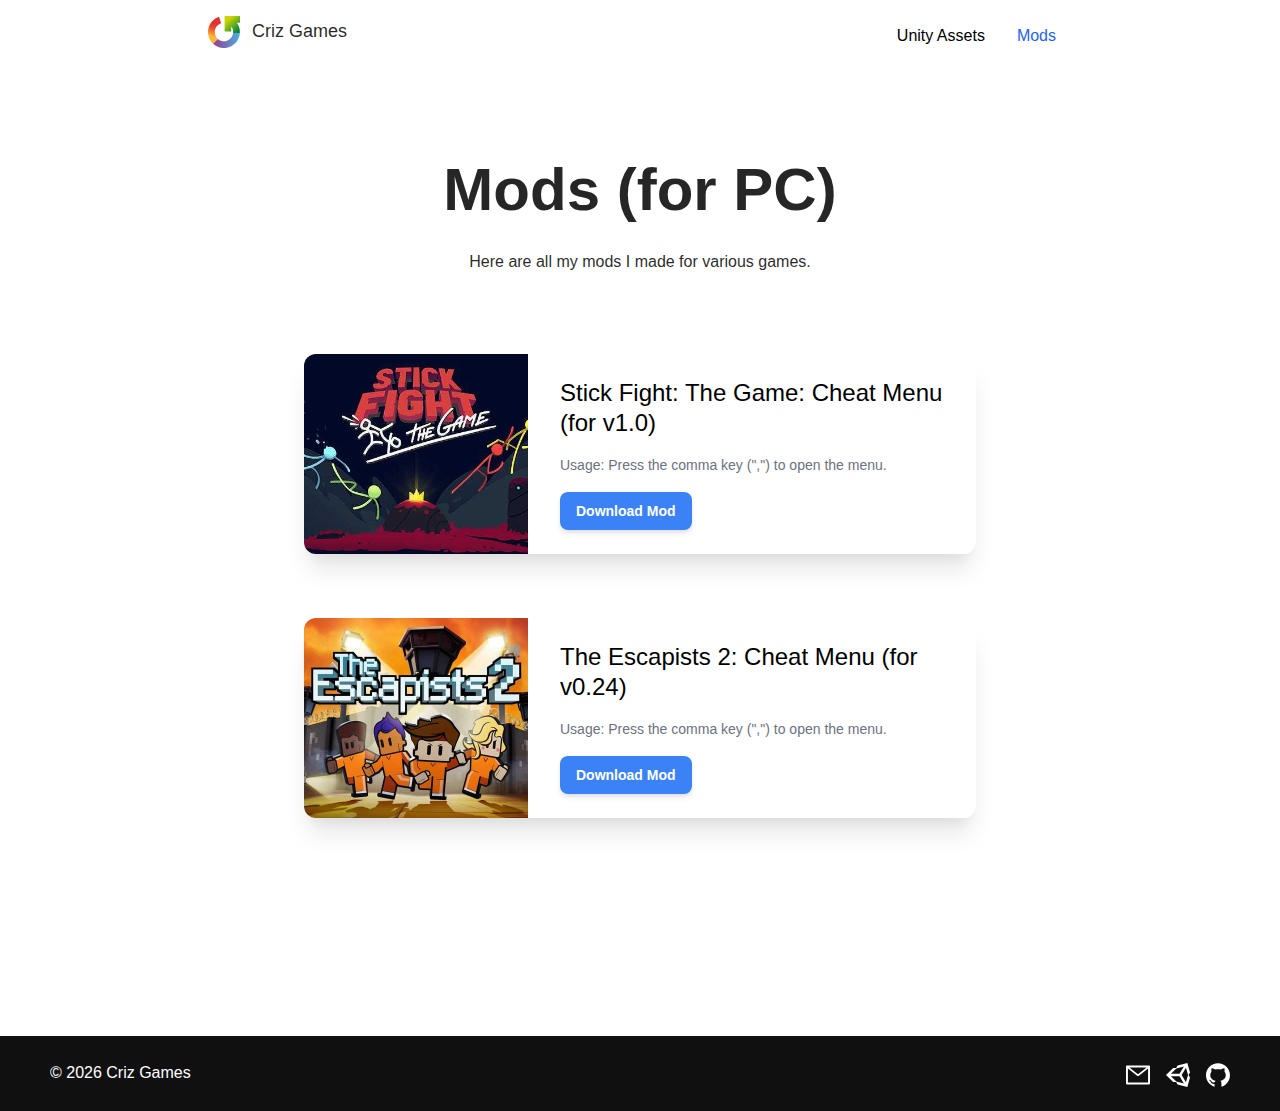
<file: mods/index.html>
<!DOCTYPE html><html lang="en"><head><meta charSet="utf-8"/><meta http-equiv="x-ua-compatible" content="ie=edge"/><meta name="viewport" content="width=device-width, initial-scale=1, shrink-to-fit=no"/><style data-href="/styles.7c4b3ca1060161793b97.css" id="gatsby-global-css">/*! tailwindcss v2.1.2 | MIT License | https://tailwindcss.com */

/*! modern-normalize v1.1.0 | MIT License | https://github.com/sindresorhus/modern-normalize */html{-moz-tab-size:4;-o-tab-size:4;tab-size:4}body{font-family:system-ui,-apple-system,Segoe UI,Roboto,Helvetica,Arial,sans-serif,Apple Color Emoji,Segoe UI Emoji}hr{color:inherit}abbr[title]{-webkit-text-decoration:underline dotted;text-decoration:underline dotted}code,kbd,pre,samp{font-family:ui-monospace,SFMono-Regular,Consolas,Liberation Mono,Menlo,monospace}table{text-indent:0;border-color:inherit}button,input,optgroup,select,textarea{font-size:100%;line-height:1.15}[type=button],button{-webkit-appearance:button}blockquote,dd,dl,figure,h1,h2,h3,h4,h5,h6,hr,p,pre{margin:0}button{background-color:transparent;background-image:none}button:focus{outline:1px dotted;outline:5px auto -webkit-focus-ring-color}ol,ul{list-style:none;margin:0;padding:0}html{font-family:ui-sans-serif,system-ui,-apple-system,BlinkMacSystemFont,Segoe UI,Roboto,Helvetica Neue,Arial,Noto Sans,sans-serif,Apple Color Emoji,Segoe UI Emoji,Segoe UI Symbol,Noto Color Emoji;line-height:1.5}body{font-family:inherit;line-height:inherit}*,:after,:before{border:0 solid #e5e7eb}hr{border-top-width:1px}img{border-style:solid}input::-moz-placeholder,textarea::-moz-placeholder{opacity:1;color:#9ca3af}input:-ms-input-placeholder,textarea:-ms-input-placeholder{opacity:1;color:#9ca3af}input::placeholder,textarea::placeholder{opacity:1;color:#9ca3af}button{cursor:pointer}h1,h2,h3,h4,h5,h6{font-size:inherit;font-weight:inherit}a{color:inherit;text-decoration:inherit}button,input,optgroup,select,textarea{padding:0}code,kbd,pre,samp{font-family:ui-monospace,SFMono-Regular,Menlo,Monaco,Consolas,Liberation Mono,Courier New,monospace}audio,canvas,embed,iframe,img,object,svg,video{display:block;vertical-align:middle}img,video{max-width:100%;height:auto}.btn{border-radius:.5rem;font-weight:600;padding:.5rem 1rem;--tw-shadow:0 4px 6px -1px rgba(0,0,0,0.1),0 2px 4px -1px rgba(0,0,0,0.06);box-shadow:var(--tw-ring-offset-shadow,0 0 transparent),var(--tw-ring-shadow,0 0 transparent),var(--tw-shadow)}.btn-blue{--tw-bg-opacity:1;background-color:rgba(59,130,246,var(--tw-bg-opacity))}.btn-blue:hover{--tw-bg-opacity:1;background-color:rgba(37,99,235,var(--tw-bg-opacity))}.btn-blue{--tw-text-opacity:1;color:rgba(255,255,255,var(--tw-text-opacity))}.bg-white{--tw-bg-opacity:1;background-color:rgba(255,255,255,var(--tw-bg-opacity))}.border-gray-200{--tw-border-opacity:1;border-color:rgba(229,231,235,var(--tw-border-opacity))}.rounded-xl{border-radius:.75rem}.border-b{border-bottom-width:1px}.block{display:block}.flex{display:flex}.table{display:table}.hidden{display:none}.flex-row{flex-direction:row}.items-stretch{align-items:stretch}.self-end{align-self:flex-end}.font-medium{font-weight:500}.font-bold{font-weight:700}.h-8{height:2rem}.h-full{height:100%}.text-base{font-size:1rem;line-height:1.5rem}.text-lg{font-size:1.125rem;line-height:1.75rem}.text-2xl{font-size:1.5rem;line-height:2rem}.text-4xl{font-size:2.25rem;line-height:2.5rem}.leading-tight{line-height:1.25}.my-0{margin-top:0;margin-bottom:0}.mx-auto{margin-left:auto;margin-right:auto}.mr-0{margin-right:0}.mr-3{margin-right:.75rem}.mt-4{margin-top:1rem}.mb-20{margin-bottom:5rem}.ml-auto{margin-left:auto}.mt-px{margin-top:1px}.max-w-md{max-width:28rem}.max-w-4xl{max-width:56rem}.min-w-full{min-width:100%}.object-fill{-o-object-fit:fill;object-fit:fill}.overflow-hidden{overflow:hidden}.py-2{padding-top:.5rem;padding-bottom:.5rem}.py-4{padding-top:1rem;padding-bottom:1rem}.px-4{padding-left:1rem;padding-right:1rem}.py-6{padding-top:1.5rem;padding-bottom:1.5rem}.px-8{padding-left:2rem;padding-right:2rem}.pb-6{padding-bottom:1.5rem}.absolute{position:absolute}.relative{position:relative}.top-0{top:0}*{--tw-shadow:0 0 transparent}.shadow-xl{--tw-shadow:0 20px 25px -5px rgba(0,0,0,0.1),0 10px 10px -5px rgba(0,0,0,0.04)}.hover\:shadow-2xl:hover,.shadow-xl{box-shadow:var(--tw-ring-offset-shadow,0 0 transparent),var(--tw-ring-shadow,0 0 transparent),var(--tw-shadow)}.hover\:shadow-2xl:hover{--tw-shadow:0 25px 50px -12px rgba(0,0,0,0.25)}*{--tw-ring-inset:var(--tw-empty,/*!*/ /*!*/);--tw-ring-offset-width:0px;--tw-ring-offset-color:#fff;--tw-ring-color:rgba(59,130,246,0.5);--tw-ring-offset-shadow:0 0 transparent;--tw-ring-shadow:0 0 transparent}.text-center{text-align:center}.text-black{--tw-text-opacity:1;color:rgba(0,0,0,var(--tw-text-opacity))}.text-gray-500{--tw-text-opacity:1;color:rgba(107,114,128,var(--tw-text-opacity))}.hover\:text-blue-600:hover,.text-blue-600{--tw-text-opacity:1;color:rgba(37,99,235,var(--tw-text-opacity))}.w-full{width:100%}.z-40{z-index:40}.transform{--tw-translate-x:0;--tw-translate-y:0;--tw-rotate:0;--tw-skew-x:0;--tw-skew-y:0;--tw-scale-x:1;--tw-scale-y:1;transform:translateX(var(--tw-translate-x)) translateY(var(--tw-translate-y)) rotate(var(--tw-rotate)) skewX(var(--tw-skew-x)) skewY(var(--tw-skew-y)) scaleX(var(--tw-scale-x)) scaleY(var(--tw-scale-y))}.hover\:-translate-y-1:hover{--tw-translate-y:-0.25rem}.transition{transition-property:background-color,border-color,color,fill,stroke,opacity,box-shadow,transform,filter,-webkit-backdrop-filter;transition-property:background-color,border-color,color,fill,stroke,opacity,box-shadow,transform,filter,backdrop-filter;transition-property:background-color,border-color,color,fill,stroke,opacity,box-shadow,transform,filter,backdrop-filter,-webkit-backdrop-filter;transition-timing-function:cubic-bezier(.4,0,.2,1);transition-duration:.15s}.transition-colors{transition-property:background-color,border-color,color,fill,stroke;transition-timing-function:cubic-bezier(.4,0,.2,1);transition-duration:.15s}.ease-in-out{transition-timing-function:cubic-bezier(.4,0,.2,1)}.duration-100{transition-duration:.1s}@-webkit-keyframes spin{to{transform:rotate(1turn)}}@keyframes spin{to{transform:rotate(1turn)}}@-webkit-keyframes ping{75%,to{transform:scale(2);opacity:0}}@keyframes ping{75%,to{transform:scale(2);opacity:0}}@-webkit-keyframes pulse{50%{opacity:.5}}@keyframes pulse{50%{opacity:.5}}@-webkit-keyframes bounce{0%,to{transform:translateY(-25%);-webkit-animation-timing-function:cubic-bezier(.8,0,1,1);animation-timing-function:cubic-bezier(.8,0,1,1)}50%{transform:none;-webkit-animation-timing-function:cubic-bezier(0,0,.2,1);animation-timing-function:cubic-bezier(0,0,.2,1)}}@keyframes bounce{0%,to{transform:translateY(-25%);-webkit-animation-timing-function:cubic-bezier(.8,0,1,1);animation-timing-function:cubic-bezier(.8,0,1,1)}50%{transform:none;-webkit-animation-timing-function:cubic-bezier(0,0,.2,1);animation-timing-function:cubic-bezier(0,0,.2,1)}}@media (min-width:768px){.md\:border-b-0{border-bottom-width:0}.md\:flex{display:flex}.md\:flex-col{flex-direction:column}.md\:flex-shrink-0{flex-shrink:0}.md\:text-2xl{font-size:1.5rem;line-height:2rem}.md\:text-6xl{font-size:3.75rem;line-height:1}.md\:max-w-2xl{max-width:42rem}.md\:py-5{padding-top:1.25rem;padding-bottom:1.25rem}.md\:absolute{position:absolute}.md\:relative{position:relative}.md\:bottom-0{bottom:0}.md\:w-56{width:14rem}.md\:w-auto{width:auto}}[class*=ant-]::-ms-clear,[class*=ant-] input::-ms-clear,[class*=ant-] input::-ms-reveal,[class^=ant-]::-ms-clear,[class^=ant-] input::-ms-clear,[class^=ant-] input::-ms-reveal{display:none}[class*=ant-],[class*=ant-] *,[class*=ant-] :after,[class*=ant-] :before,[class^=ant-],[class^=ant-] *,[class^=ant-] :after,[class^=ant-] :before{box-sizing:border-box}body,html{width:100%;height:100%}input::-ms-clear,input::-ms-reveal{display:none}*,:after,:before{box-sizing:border-box}html{font-family:sans-serif;line-height:1.15;-webkit-text-size-adjust:100%;-ms-text-size-adjust:100%;-ms-overflow-style:scrollbar;-webkit-tap-highlight-color:rgba(0,0,0,0)}@-ms-viewport{width:device-width}body{margin:0;color:rgba(0,0,0,.85);font-size:14px;font-family:-apple-system,BlinkMacSystemFont,Segoe UI,Roboto,Helvetica Neue,Arial,Noto Sans,sans-serif,Apple Color Emoji,Segoe UI Emoji,Segoe UI Symbol,Noto Color Emoji;font-variant:tabular-nums;line-height:1.5715;background-color:#fff;font-feature-settings:"tnum"}[tabindex="-1"]:focus{outline:none!important}hr{box-sizing:content-box;height:0;overflow:visible}h1,h2,h3,h4,h5,h6{margin-top:0;margin-bottom:.5em;color:rgba(0,0,0,.85);font-weight:500}p{margin-top:0;margin-bottom:1em}abbr[data-original-title],abbr[title]{text-decoration:underline;-webkit-text-decoration:underline dotted;text-decoration:underline dotted;border-bottom:0;cursor:help}address{margin-bottom:1em;font-style:normal;line-height:inherit}input[type=number],input[type=password],input[type=text],textarea{-webkit-appearance:none}dl,ol,ul{margin-top:0;margin-bottom:1em}ol ol,ol ul,ul ol,ul ul{margin-bottom:0}dt{font-weight:500}dd{margin-bottom:.5em;margin-left:0}blockquote{margin:0 0 1em}dfn{font-style:italic}b,strong{font-weight:bolder}small{font-size:80%}sub,sup{position:relative;font-size:75%;line-height:0;vertical-align:baseline}sub{bottom:-.25em}sup{top:-.5em}a{color:#1890ff;text-decoration:none;background-color:transparent;outline:none;cursor:pointer;transition:color .3s;-webkit-text-decoration-skip:objects}a:hover{color:#40a9ff}a:active{color:#096dd9}a:active,a:focus,a:hover{text-decoration:none;outline:0}a[disabled]{color:rgba(0,0,0,.25);cursor:not-allowed}code,kbd,pre,samp{font-size:1em;font-family:SFMono-Regular,Consolas,Liberation Mono,Menlo,Courier,monospace}pre{margin-top:0;margin-bottom:1em;overflow:auto}figure{margin:0 0 1em}img{vertical-align:middle;border-style:none}svg:not(:root){overflow:hidden}[role=button],a,area,button,input:not([type=range]),label,select,summary,textarea{touch-action:manipulation}table{border-collapse:collapse}caption{padding-top:.75em;padding-bottom:.3em;color:rgba(0,0,0,.45);text-align:left;caption-side:bottom}th{text-align:inherit}button,input,optgroup,select,textarea{margin:0;color:inherit;font-size:inherit;font-family:inherit;line-height:inherit}button,input{overflow:visible}button,select{text-transform:none}[type=reset],[type=submit],button,html [type=button]{-webkit-appearance:button}[type=button]::-moz-focus-inner,[type=reset]::-moz-focus-inner,[type=submit]::-moz-focus-inner,button::-moz-focus-inner{padding:0;border-style:none}input[type=checkbox],input[type=radio]{box-sizing:border-box;padding:0}input[type=date],input[type=datetime-local],input[type=month],input[type=time]{-webkit-appearance:listbox}textarea{overflow:auto;resize:vertical}fieldset{min-width:0;margin:0;padding:0;border:0}legend{display:block;width:100%;max-width:100%;margin-bottom:.5em;padding:0;color:inherit;font-size:1.5em;line-height:inherit;white-space:normal}progress{vertical-align:baseline}[type=number]::-webkit-inner-spin-button,[type=number]::-webkit-outer-spin-button{height:auto}[type=search]{outline-offset:-2px;-webkit-appearance:none}[type=search]::-webkit-search-cancel-button,[type=search]::-webkit-search-decoration{-webkit-appearance:none}::-webkit-file-upload-button{font:inherit;-webkit-appearance:button}output{display:inline-block}summary{display:list-item}template{display:none}[hidden]{display:none!important}mark{padding:.2em;background-color:#feffe6}::-moz-selection{color:#fff;background:#1890ff}::selection{color:#fff;background:#1890ff}.clearfix:after,.clearfix:before{display:table;content:""}.clearfix:after{clear:both}.anticon{display:inline-block;color:inherit;font-style:normal;line-height:0;text-align:center;text-transform:none;vertical-align:-.125em;text-rendering:optimizeLegibility;-webkit-font-smoothing:antialiased;-moz-osx-font-smoothing:grayscale}.anticon>*{line-height:1}.anticon svg{display:inline-block}.anticon:before{display:none}.anticon .anticon-icon{display:block}.anticon[tabindex]{cursor:pointer}.anticon-spin,.anticon-spin:before{display:inline-block;-webkit-animation:loadingCircle 1s linear infinite;animation:loadingCircle 1s linear infinite}.ant-fade-appear,.ant-fade-enter,.ant-fade-leave{-webkit-animation-duration:.2s;animation-duration:.2s;-webkit-animation-fill-mode:both;animation-fill-mode:both;-webkit-animation-play-state:paused;animation-play-state:paused}.ant-fade-appear.ant-fade-appear-active,.ant-fade-enter.ant-fade-enter-active{-webkit-animation-name:antFadeIn;animation-name:antFadeIn;-webkit-animation-play-state:running;animation-play-state:running}.ant-fade-leave.ant-fade-leave-active{-webkit-animation-name:antFadeOut;animation-name:antFadeOut;-webkit-animation-play-state:running;animation-play-state:running;pointer-events:none}.ant-fade-appear,.ant-fade-enter{opacity:0}.ant-fade-appear,.ant-fade-enter,.ant-fade-leave{-webkit-animation-timing-function:linear;animation-timing-function:linear}@-webkit-keyframes antFadeIn{0%{opacity:0}to{opacity:1}}@keyframes antFadeIn{0%{opacity:0}to{opacity:1}}@-webkit-keyframes antFadeOut{0%{opacity:1}to{opacity:0}}@keyframes antFadeOut{0%{opacity:1}to{opacity:0}}.ant-move-up-appear,.ant-move-up-enter,.ant-move-up-leave{-webkit-animation-duration:.2s;animation-duration:.2s;-webkit-animation-fill-mode:both;animation-fill-mode:both;-webkit-animation-play-state:paused;animation-play-state:paused}.ant-move-up-appear.ant-move-up-appear-active,.ant-move-up-enter.ant-move-up-enter-active{-webkit-animation-name:antMoveUpIn;animation-name:antMoveUpIn;-webkit-animation-play-state:running;animation-play-state:running}.ant-move-up-leave.ant-move-up-leave-active{-webkit-animation-name:antMoveUpOut;animation-name:antMoveUpOut;-webkit-animation-play-state:running;animation-play-state:running;pointer-events:none}.ant-move-up-appear,.ant-move-up-enter{opacity:0;-webkit-animation-timing-function:cubic-bezier(.08,.82,.17,1);animation-timing-function:cubic-bezier(.08,.82,.17,1)}.ant-move-up-leave{-webkit-animation-timing-function:cubic-bezier(.6,.04,.98,.34);animation-timing-function:cubic-bezier(.6,.04,.98,.34)}.ant-move-down-appear,.ant-move-down-enter,.ant-move-down-leave{-webkit-animation-duration:.2s;animation-duration:.2s;-webkit-animation-fill-mode:both;animation-fill-mode:both;-webkit-animation-play-state:paused;animation-play-state:paused}.ant-move-down-appear.ant-move-down-appear-active,.ant-move-down-enter.ant-move-down-enter-active{-webkit-animation-name:antMoveDownIn;animation-name:antMoveDownIn;-webkit-animation-play-state:running;animation-play-state:running}.ant-move-down-leave.ant-move-down-leave-active{-webkit-animation-name:antMoveDownOut;animation-name:antMoveDownOut;-webkit-animation-play-state:running;animation-play-state:running;pointer-events:none}.ant-move-down-appear,.ant-move-down-enter{opacity:0;-webkit-animation-timing-function:cubic-bezier(.08,.82,.17,1);animation-timing-function:cubic-bezier(.08,.82,.17,1)}.ant-move-down-leave{-webkit-animation-timing-function:cubic-bezier(.6,.04,.98,.34);animation-timing-function:cubic-bezier(.6,.04,.98,.34)}.ant-move-left-appear,.ant-move-left-enter,.ant-move-left-leave{-webkit-animation-duration:.2s;animation-duration:.2s;-webkit-animation-fill-mode:both;animation-fill-mode:both;-webkit-animation-play-state:paused;animation-play-state:paused}.ant-move-left-appear.ant-move-left-appear-active,.ant-move-left-enter.ant-move-left-enter-active{-webkit-animation-name:antMoveLeftIn;animation-name:antMoveLeftIn;-webkit-animation-play-state:running;animation-play-state:running}.ant-move-left-leave.ant-move-left-leave-active{-webkit-animation-name:antMoveLeftOut;animation-name:antMoveLeftOut;-webkit-animation-play-state:running;animation-play-state:running;pointer-events:none}.ant-move-left-appear,.ant-move-left-enter{opacity:0;-webkit-animation-timing-function:cubic-bezier(.08,.82,.17,1);animation-timing-function:cubic-bezier(.08,.82,.17,1)}.ant-move-left-leave{-webkit-animation-timing-function:cubic-bezier(.6,.04,.98,.34);animation-timing-function:cubic-bezier(.6,.04,.98,.34)}.ant-move-right-appear,.ant-move-right-enter,.ant-move-right-leave{-webkit-animation-duration:.2s;animation-duration:.2s;-webkit-animation-fill-mode:both;animation-fill-mode:both;-webkit-animation-play-state:paused;animation-play-state:paused}.ant-move-right-appear.ant-move-right-appear-active,.ant-move-right-enter.ant-move-right-enter-active{-webkit-animation-name:antMoveRightIn;animation-name:antMoveRightIn;-webkit-animation-play-state:running;animation-play-state:running}.ant-move-right-leave.ant-move-right-leave-active{-webkit-animation-name:antMoveRightOut;animation-name:antMoveRightOut;-webkit-animation-play-state:running;animation-play-state:running;pointer-events:none}.ant-move-right-appear,.ant-move-right-enter{opacity:0;-webkit-animation-timing-function:cubic-bezier(.08,.82,.17,1);animation-timing-function:cubic-bezier(.08,.82,.17,1)}.ant-move-right-leave{-webkit-animation-timing-function:cubic-bezier(.6,.04,.98,.34);animation-timing-function:cubic-bezier(.6,.04,.98,.34)}@-webkit-keyframes antMoveDownIn{0%{transform:translateY(100%);transform-origin:0 0;opacity:0}to{transform:translateY(0);transform-origin:0 0;opacity:1}}@keyframes antMoveDownIn{0%{transform:translateY(100%);transform-origin:0 0;opacity:0}to{transform:translateY(0);transform-origin:0 0;opacity:1}}@-webkit-keyframes antMoveDownOut{0%{transform:translateY(0);transform-origin:0 0;opacity:1}to{transform:translateY(100%);transform-origin:0 0;opacity:0}}@keyframes antMoveDownOut{0%{transform:translateY(0);transform-origin:0 0;opacity:1}to{transform:translateY(100%);transform-origin:0 0;opacity:0}}@-webkit-keyframes antMoveLeftIn{0%{transform:translateX(-100%);transform-origin:0 0;opacity:0}to{transform:translateX(0);transform-origin:0 0;opacity:1}}@keyframes antMoveLeftIn{0%{transform:translateX(-100%);transform-origin:0 0;opacity:0}to{transform:translateX(0);transform-origin:0 0;opacity:1}}@-webkit-keyframes antMoveLeftOut{0%{transform:translateX(0);transform-origin:0 0;opacity:1}to{transform:translateX(-100%);transform-origin:0 0;opacity:0}}@keyframes antMoveLeftOut{0%{transform:translateX(0);transform-origin:0 0;opacity:1}to{transform:translateX(-100%);transform-origin:0 0;opacity:0}}@-webkit-keyframes antMoveRightIn{0%{transform:translateX(100%);transform-origin:0 0;opacity:0}to{transform:translateX(0);transform-origin:0 0;opacity:1}}@keyframes antMoveRightIn{0%{transform:translateX(100%);transform-origin:0 0;opacity:0}to{transform:translateX(0);transform-origin:0 0;opacity:1}}@-webkit-keyframes antMoveRightOut{0%{transform:translateX(0);transform-origin:0 0;opacity:1}to{transform:translateX(100%);transform-origin:0 0;opacity:0}}@keyframes antMoveRightOut{0%{transform:translateX(0);transform-origin:0 0;opacity:1}to{transform:translateX(100%);transform-origin:0 0;opacity:0}}@-webkit-keyframes antMoveUpIn{0%{transform:translateY(-100%);transform-origin:0 0;opacity:0}to{transform:translateY(0);transform-origin:0 0;opacity:1}}@keyframes antMoveUpIn{0%{transform:translateY(-100%);transform-origin:0 0;opacity:0}to{transform:translateY(0);transform-origin:0 0;opacity:1}}@-webkit-keyframes antMoveUpOut{0%{transform:translateY(0);transform-origin:0 0;opacity:1}to{transform:translateY(-100%);transform-origin:0 0;opacity:0}}@keyframes antMoveUpOut{0%{transform:translateY(0);transform-origin:0 0;opacity:1}to{transform:translateY(-100%);transform-origin:0 0;opacity:0}}@-webkit-keyframes loadingCircle{to{transform:rotate(1turn)}}@keyframes loadingCircle{to{transform:rotate(1turn)}}[ant-click-animating-without-extra-node=true],[ant-click-animating=true]{position:relative}html{--antd-wave-shadow-color:#1890ff;--scroll-bar:0}.ant-click-animating-node,[ant-click-animating-without-extra-node=true]:after{position:absolute;top:0;right:0;bottom:0;left:0;display:block;border-radius:inherit;box-shadow:0 0 0 0 #1890ff;box-shadow:0 0 0 0 var(--antd-wave-shadow-color);opacity:.2;-webkit-animation:fadeEffect 2s cubic-bezier(.08,.82,.17,1),waveEffect .4s cubic-bezier(.08,.82,.17,1);animation:fadeEffect 2s cubic-bezier(.08,.82,.17,1),waveEffect .4s cubic-bezier(.08,.82,.17,1);-webkit-animation-fill-mode:forwards;animation-fill-mode:forwards;content:"";pointer-events:none}@-webkit-keyframes waveEffect{to{box-shadow:0 0 0 #1890ff;box-shadow:0 0 0 6px var(--antd-wave-shadow-color)}}@keyframes waveEffect{to{box-shadow:0 0 0 #1890ff;box-shadow:0 0 0 6px var(--antd-wave-shadow-color)}}@-webkit-keyframes fadeEffect{to{opacity:0}}@keyframes fadeEffect{to{opacity:0}}.ant-slide-up-appear,.ant-slide-up-enter,.ant-slide-up-leave{-webkit-animation-duration:.2s;animation-duration:.2s;-webkit-animation-fill-mode:both;animation-fill-mode:both;-webkit-animation-play-state:paused;animation-play-state:paused}.ant-slide-up-appear.ant-slide-up-appear-active,.ant-slide-up-enter.ant-slide-up-enter-active{-webkit-animation-name:antSlideUpIn;animation-name:antSlideUpIn;-webkit-animation-play-state:running;animation-play-state:running}.ant-slide-up-leave.ant-slide-up-leave-active{-webkit-animation-name:antSlideUpOut;animation-name:antSlideUpOut;-webkit-animation-play-state:running;animation-play-state:running;pointer-events:none}.ant-slide-up-appear,.ant-slide-up-enter{opacity:0;-webkit-animation-timing-function:cubic-bezier(.23,1,.32,1);animation-timing-function:cubic-bezier(.23,1,.32,1)}.ant-slide-up-leave{-webkit-animation-timing-function:cubic-bezier(.755,.05,.855,.06);animation-timing-function:cubic-bezier(.755,.05,.855,.06)}.ant-slide-down-appear,.ant-slide-down-enter,.ant-slide-down-leave{-webkit-animation-duration:.2s;animation-duration:.2s;-webkit-animation-fill-mode:both;animation-fill-mode:both;-webkit-animation-play-state:paused;animation-play-state:paused}.ant-slide-down-appear.ant-slide-down-appear-active,.ant-slide-down-enter.ant-slide-down-enter-active{-webkit-animation-name:antSlideDownIn;animation-name:antSlideDownIn;-webkit-animation-play-state:running;animation-play-state:running}.ant-slide-down-leave.ant-slide-down-leave-active{-webkit-animation-name:antSlideDownOut;animation-name:antSlideDownOut;-webkit-animation-play-state:running;animation-play-state:running;pointer-events:none}.ant-slide-down-appear,.ant-slide-down-enter{opacity:0;-webkit-animation-timing-function:cubic-bezier(.23,1,.32,1);animation-timing-function:cubic-bezier(.23,1,.32,1)}.ant-slide-down-leave{-webkit-animation-timing-function:cubic-bezier(.755,.05,.855,.06);animation-timing-function:cubic-bezier(.755,.05,.855,.06)}.ant-slide-left-appear,.ant-slide-left-enter,.ant-slide-left-leave{-webkit-animation-duration:.2s;animation-duration:.2s;-webkit-animation-fill-mode:both;animation-fill-mode:both;-webkit-animation-play-state:paused;animation-play-state:paused}.ant-slide-left-appear.ant-slide-left-appear-active,.ant-slide-left-enter.ant-slide-left-enter-active{-webkit-animation-name:antSlideLeftIn;animation-name:antSlideLeftIn;-webkit-animation-play-state:running;animation-play-state:running}.ant-slide-left-leave.ant-slide-left-leave-active{-webkit-animation-name:antSlideLeftOut;animation-name:antSlideLeftOut;-webkit-animation-play-state:running;animation-play-state:running;pointer-events:none}.ant-slide-left-appear,.ant-slide-left-enter{opacity:0;-webkit-animation-timing-function:cubic-bezier(.23,1,.32,1);animation-timing-function:cubic-bezier(.23,1,.32,1)}.ant-slide-left-leave{-webkit-animation-timing-function:cubic-bezier(.755,.05,.855,.06);animation-timing-function:cubic-bezier(.755,.05,.855,.06)}.ant-slide-right-appear,.ant-slide-right-enter,.ant-slide-right-leave{-webkit-animation-duration:.2s;animation-duration:.2s;-webkit-animation-fill-mode:both;animation-fill-mode:both;-webkit-animation-play-state:paused;animation-play-state:paused}.ant-slide-right-appear.ant-slide-right-appear-active,.ant-slide-right-enter.ant-slide-right-enter-active{-webkit-animation-name:antSlideRightIn;animation-name:antSlideRightIn;-webkit-animation-play-state:running;animation-play-state:running}.ant-slide-right-leave.ant-slide-right-leave-active{-webkit-animation-name:antSlideRightOut;animation-name:antSlideRightOut;-webkit-animation-play-state:running;animation-play-state:running;pointer-events:none}.ant-slide-right-appear,.ant-slide-right-enter{opacity:0;-webkit-animation-timing-function:cubic-bezier(.23,1,.32,1);animation-timing-function:cubic-bezier(.23,1,.32,1)}.ant-slide-right-leave{-webkit-animation-timing-function:cubic-bezier(.755,.05,.855,.06);animation-timing-function:cubic-bezier(.755,.05,.855,.06)}@-webkit-keyframes antSlideUpIn{0%{transform:scaleY(.8);transform-origin:0 0;opacity:0}to{transform:scaleY(1);transform-origin:0 0;opacity:1}}@keyframes antSlideUpIn{0%{transform:scaleY(.8);transform-origin:0 0;opacity:0}to{transform:scaleY(1);transform-origin:0 0;opacity:1}}@-webkit-keyframes antSlideUpOut{0%{transform:scaleY(1);transform-origin:0 0;opacity:1}to{transform:scaleY(.8);transform-origin:0 0;opacity:0}}@keyframes antSlideUpOut{0%{transform:scaleY(1);transform-origin:0 0;opacity:1}to{transform:scaleY(.8);transform-origin:0 0;opacity:0}}@-webkit-keyframes antSlideDownIn{0%{transform:scaleY(.8);transform-origin:100% 100%;opacity:0}to{transform:scaleY(1);transform-origin:100% 100%;opacity:1}}@keyframes antSlideDownIn{0%{transform:scaleY(.8);transform-origin:100% 100%;opacity:0}to{transform:scaleY(1);transform-origin:100% 100%;opacity:1}}@-webkit-keyframes antSlideDownOut{0%{transform:scaleY(1);transform-origin:100% 100%;opacity:1}to{transform:scaleY(.8);transform-origin:100% 100%;opacity:0}}@keyframes antSlideDownOut{0%{transform:scaleY(1);transform-origin:100% 100%;opacity:1}to{transform:scaleY(.8);transform-origin:100% 100%;opacity:0}}@-webkit-keyframes antSlideLeftIn{0%{transform:scaleX(.8);transform-origin:0 0;opacity:0}to{transform:scaleX(1);transform-origin:0 0;opacity:1}}@keyframes antSlideLeftIn{0%{transform:scaleX(.8);transform-origin:0 0;opacity:0}to{transform:scaleX(1);transform-origin:0 0;opacity:1}}@-webkit-keyframes antSlideLeftOut{0%{transform:scaleX(1);transform-origin:0 0;opacity:1}to{transform:scaleX(.8);transform-origin:0 0;opacity:0}}@keyframes antSlideLeftOut{0%{transform:scaleX(1);transform-origin:0 0;opacity:1}to{transform:scaleX(.8);transform-origin:0 0;opacity:0}}@-webkit-keyframes antSlideRightIn{0%{transform:scaleX(.8);transform-origin:100% 0;opacity:0}to{transform:scaleX(1);transform-origin:100% 0;opacity:1}}@keyframes antSlideRightIn{0%{transform:scaleX(.8);transform-origin:100% 0;opacity:0}to{transform:scaleX(1);transform-origin:100% 0;opacity:1}}@-webkit-keyframes antSlideRightOut{0%{transform:scaleX(1);transform-origin:100% 0;opacity:1}to{transform:scaleX(.8);transform-origin:100% 0;opacity:0}}@keyframes antSlideRightOut{0%{transform:scaleX(1);transform-origin:100% 0;opacity:1}to{transform:scaleX(.8);transform-origin:100% 0;opacity:0}}.ant-zoom-appear,.ant-zoom-enter,.ant-zoom-leave{-webkit-animation-duration:.2s;animation-duration:.2s;-webkit-animation-fill-mode:both;animation-fill-mode:both;-webkit-animation-play-state:paused;animation-play-state:paused}.ant-zoom-appear.ant-zoom-appear-active,.ant-zoom-enter.ant-zoom-enter-active{-webkit-animation-name:antZoomIn;animation-name:antZoomIn;-webkit-animation-play-state:running;animation-play-state:running}.ant-zoom-leave.ant-zoom-leave-active{-webkit-animation-name:antZoomOut;animation-name:antZoomOut;-webkit-animation-play-state:running;animation-play-state:running;pointer-events:none}.ant-zoom-appear,.ant-zoom-enter{transform:scale(0);opacity:0;-webkit-animation-timing-function:cubic-bezier(.08,.82,.17,1);animation-timing-function:cubic-bezier(.08,.82,.17,1)}.ant-zoom-appear-prepare,.ant-zoom-enter-prepare{transform:none}.ant-zoom-leave{-webkit-animation-timing-function:cubic-bezier(.78,.14,.15,.86);animation-timing-function:cubic-bezier(.78,.14,.15,.86)}.ant-zoom-big-appear,.ant-zoom-big-enter,.ant-zoom-big-leave{-webkit-animation-duration:.2s;animation-duration:.2s;-webkit-animation-fill-mode:both;animation-fill-mode:both;-webkit-animation-play-state:paused;animation-play-state:paused}.ant-zoom-big-appear.ant-zoom-big-appear-active,.ant-zoom-big-enter.ant-zoom-big-enter-active{-webkit-animation-name:antZoomBigIn;animation-name:antZoomBigIn;-webkit-animation-play-state:running;animation-play-state:running}.ant-zoom-big-leave.ant-zoom-big-leave-active{-webkit-animation-name:antZoomBigOut;animation-name:antZoomBigOut;-webkit-animation-play-state:running;animation-play-state:running;pointer-events:none}.ant-zoom-big-appear,.ant-zoom-big-enter{transform:scale(0);opacity:0;-webkit-animation-timing-function:cubic-bezier(.08,.82,.17,1);animation-timing-function:cubic-bezier(.08,.82,.17,1)}.ant-zoom-big-appear-prepare,.ant-zoom-big-enter-prepare{transform:none}.ant-zoom-big-leave{-webkit-animation-timing-function:cubic-bezier(.78,.14,.15,.86);animation-timing-function:cubic-bezier(.78,.14,.15,.86)}.ant-zoom-big-fast-appear,.ant-zoom-big-fast-enter,.ant-zoom-big-fast-leave{-webkit-animation-duration:.1s;animation-duration:.1s;-webkit-animation-fill-mode:both;animation-fill-mode:both;-webkit-animation-play-state:paused;animation-play-state:paused}.ant-zoom-big-fast-appear.ant-zoom-big-fast-appear-active,.ant-zoom-big-fast-enter.ant-zoom-big-fast-enter-active{-webkit-animation-name:antZoomBigIn;animation-name:antZoomBigIn;-webkit-animation-play-state:running;animation-play-state:running}.ant-zoom-big-fast-leave.ant-zoom-big-fast-leave-active{-webkit-animation-name:antZoomBigOut;animation-name:antZoomBigOut;-webkit-animation-play-state:running;animation-play-state:running;pointer-events:none}.ant-zoom-big-fast-appear,.ant-zoom-big-fast-enter{transform:scale(0);opacity:0;-webkit-animation-timing-function:cubic-bezier(.08,.82,.17,1);animation-timing-function:cubic-bezier(.08,.82,.17,1)}.ant-zoom-big-fast-appear-prepare,.ant-zoom-big-fast-enter-prepare{transform:none}.ant-zoom-big-fast-leave{-webkit-animation-timing-function:cubic-bezier(.78,.14,.15,.86);animation-timing-function:cubic-bezier(.78,.14,.15,.86)}.ant-zoom-up-appear,.ant-zoom-up-enter,.ant-zoom-up-leave{-webkit-animation-duration:.2s;animation-duration:.2s;-webkit-animation-fill-mode:both;animation-fill-mode:both;-webkit-animation-play-state:paused;animation-play-state:paused}.ant-zoom-up-appear.ant-zoom-up-appear-active,.ant-zoom-up-enter.ant-zoom-up-enter-active{-webkit-animation-name:antZoomUpIn;animation-name:antZoomUpIn;-webkit-animation-play-state:running;animation-play-state:running}.ant-zoom-up-leave.ant-zoom-up-leave-active{-webkit-animation-name:antZoomUpOut;animation-name:antZoomUpOut;-webkit-animation-play-state:running;animation-play-state:running;pointer-events:none}.ant-zoom-up-appear,.ant-zoom-up-enter{transform:scale(0);opacity:0;-webkit-animation-timing-function:cubic-bezier(.08,.82,.17,1);animation-timing-function:cubic-bezier(.08,.82,.17,1)}.ant-zoom-up-appear-prepare,.ant-zoom-up-enter-prepare{transform:none}.ant-zoom-up-leave{-webkit-animation-timing-function:cubic-bezier(.78,.14,.15,.86);animation-timing-function:cubic-bezier(.78,.14,.15,.86)}.ant-zoom-down-appear,.ant-zoom-down-enter,.ant-zoom-down-leave{-webkit-animation-duration:.2s;animation-duration:.2s;-webkit-animation-fill-mode:both;animation-fill-mode:both;-webkit-animation-play-state:paused;animation-play-state:paused}.ant-zoom-down-appear.ant-zoom-down-appear-active,.ant-zoom-down-enter.ant-zoom-down-enter-active{-webkit-animation-name:antZoomDownIn;animation-name:antZoomDownIn;-webkit-animation-play-state:running;animation-play-state:running}.ant-zoom-down-leave.ant-zoom-down-leave-active{-webkit-animation-name:antZoomDownOut;animation-name:antZoomDownOut;-webkit-animation-play-state:running;animation-play-state:running;pointer-events:none}.ant-zoom-down-appear,.ant-zoom-down-enter{transform:scale(0);opacity:0;-webkit-animation-timing-function:cubic-bezier(.08,.82,.17,1);animation-timing-function:cubic-bezier(.08,.82,.17,1)}.ant-zoom-down-appear-prepare,.ant-zoom-down-enter-prepare{transform:none}.ant-zoom-down-leave{-webkit-animation-timing-function:cubic-bezier(.78,.14,.15,.86);animation-timing-function:cubic-bezier(.78,.14,.15,.86)}.ant-zoom-left-appear,.ant-zoom-left-enter,.ant-zoom-left-leave{-webkit-animation-duration:.2s;animation-duration:.2s;-webkit-animation-fill-mode:both;animation-fill-mode:both;-webkit-animation-play-state:paused;animation-play-state:paused}.ant-zoom-left-appear.ant-zoom-left-appear-active,.ant-zoom-left-enter.ant-zoom-left-enter-active{-webkit-animation-name:antZoomLeftIn;animation-name:antZoomLeftIn;-webkit-animation-play-state:running;animation-play-state:running}.ant-zoom-left-leave.ant-zoom-left-leave-active{-webkit-animation-name:antZoomLeftOut;animation-name:antZoomLeftOut;-webkit-animation-play-state:running;animation-play-state:running;pointer-events:none}.ant-zoom-left-appear,.ant-zoom-left-enter{transform:scale(0);opacity:0;-webkit-animation-timing-function:cubic-bezier(.08,.82,.17,1);animation-timing-function:cubic-bezier(.08,.82,.17,1)}.ant-zoom-left-appear-prepare,.ant-zoom-left-enter-prepare{transform:none}.ant-zoom-left-leave{-webkit-animation-timing-function:cubic-bezier(.78,.14,.15,.86);animation-timing-function:cubic-bezier(.78,.14,.15,.86)}.ant-zoom-right-appear,.ant-zoom-right-enter,.ant-zoom-right-leave{-webkit-animation-duration:.2s;animation-duration:.2s;-webkit-animation-fill-mode:both;animation-fill-mode:both;-webkit-animation-play-state:paused;animation-play-state:paused}.ant-zoom-right-appear.ant-zoom-right-appear-active,.ant-zoom-right-enter.ant-zoom-right-enter-active{-webkit-animation-name:antZoomRightIn;animation-name:antZoomRightIn;-webkit-animation-play-state:running;animation-play-state:running}.ant-zoom-right-leave.ant-zoom-right-leave-active{-webkit-animation-name:antZoomRightOut;animation-name:antZoomRightOut;-webkit-animation-play-state:running;animation-play-state:running;pointer-events:none}.ant-zoom-right-appear,.ant-zoom-right-enter{transform:scale(0);opacity:0;-webkit-animation-timing-function:cubic-bezier(.08,.82,.17,1);animation-timing-function:cubic-bezier(.08,.82,.17,1)}.ant-zoom-right-appear-prepare,.ant-zoom-right-enter-prepare{transform:none}.ant-zoom-right-leave{-webkit-animation-timing-function:cubic-bezier(.78,.14,.15,.86);animation-timing-function:cubic-bezier(.78,.14,.15,.86)}@-webkit-keyframes antZoomIn{0%{transform:scale(.2);opacity:0}to{transform:scale(1);opacity:1}}@keyframes antZoomIn{0%{transform:scale(.2);opacity:0}to{transform:scale(1);opacity:1}}@-webkit-keyframes antZoomOut{0%{transform:scale(1)}to{transform:scale(.2);opacity:0}}@keyframes antZoomOut{0%{transform:scale(1)}to{transform:scale(.2);opacity:0}}@-webkit-keyframes antZoomBigIn{0%{transform:scale(.8);opacity:0}to{transform:scale(1);opacity:1}}@keyframes antZoomBigIn{0%{transform:scale(.8);opacity:0}to{transform:scale(1);opacity:1}}@-webkit-keyframes antZoomBigOut{0%{transform:scale(1)}to{transform:scale(.8);opacity:0}}@keyframes antZoomBigOut{0%{transform:scale(1)}to{transform:scale(.8);opacity:0}}@-webkit-keyframes antZoomUpIn{0%{transform:scale(.8);transform-origin:50% 0;opacity:0}to{transform:scale(1);transform-origin:50% 0}}@keyframes antZoomUpIn{0%{transform:scale(.8);transform-origin:50% 0;opacity:0}to{transform:scale(1);transform-origin:50% 0}}@-webkit-keyframes antZoomUpOut{0%{transform:scale(1);transform-origin:50% 0}to{transform:scale(.8);transform-origin:50% 0;opacity:0}}@keyframes antZoomUpOut{0%{transform:scale(1);transform-origin:50% 0}to{transform:scale(.8);transform-origin:50% 0;opacity:0}}@-webkit-keyframes antZoomLeftIn{0%{transform:scale(.8);transform-origin:0 50%;opacity:0}to{transform:scale(1);transform-origin:0 50%}}@keyframes antZoomLeftIn{0%{transform:scale(.8);transform-origin:0 50%;opacity:0}to{transform:scale(1);transform-origin:0 50%}}@-webkit-keyframes antZoomLeftOut{0%{transform:scale(1);transform-origin:0 50%}to{transform:scale(.8);transform-origin:0 50%;opacity:0}}@keyframes antZoomLeftOut{0%{transform:scale(1);transform-origin:0 50%}to{transform:scale(.8);transform-origin:0 50%;opacity:0}}@-webkit-keyframes antZoomRightIn{0%{transform:scale(.8);transform-origin:100% 50%;opacity:0}to{transform:scale(1);transform-origin:100% 50%}}@keyframes antZoomRightIn{0%{transform:scale(.8);transform-origin:100% 50%;opacity:0}to{transform:scale(1);transform-origin:100% 50%}}@-webkit-keyframes antZoomRightOut{0%{transform:scale(1);transform-origin:100% 50%}to{transform:scale(.8);transform-origin:100% 50%;opacity:0}}@keyframes antZoomRightOut{0%{transform:scale(1);transform-origin:100% 50%}to{transform:scale(.8);transform-origin:100% 50%;opacity:0}}@-webkit-keyframes antZoomDownIn{0%{transform:scale(.8);transform-origin:50% 100%;opacity:0}to{transform:scale(1);transform-origin:50% 100%}}@keyframes antZoomDownIn{0%{transform:scale(.8);transform-origin:50% 100%;opacity:0}to{transform:scale(1);transform-origin:50% 100%}}@-webkit-keyframes antZoomDownOut{0%{transform:scale(1);transform-origin:50% 100%}to{transform:scale(.8);transform-origin:50% 100%;opacity:0}}@keyframes antZoomDownOut{0%{transform:scale(1);transform-origin:50% 100%}to{transform:scale(.8);transform-origin:50% 100%;opacity:0}}.ant-motion-collapse-legacy{overflow:hidden}.ant-motion-collapse,.ant-motion-collapse-legacy-active{transition:height .2s cubic-bezier(.645,.045,.355,1),opacity .2s cubic-bezier(.645,.045,.355,1)!important}.ant-motion-collapse{overflow:hidden}.ant-modal{box-sizing:border-box;color:rgba(0,0,0,.85);font-size:14px;font-variant:tabular-nums;line-height:1.5715;list-style:none;font-feature-settings:"tnum";pointer-events:none;position:relative;top:100px;width:auto;max-width:calc(100vw - 32px);margin:0 auto;padding:0 0 24px}.ant-modal.zoom-appear,.ant-modal.zoom-enter{transform:none;opacity:0;-webkit-animation-duration:.3s;animation-duration:.3s;-webkit-user-select:none;-moz-user-select:none;-ms-user-select:none;user-select:none}.ant-modal-mask{position:fixed;top:0;right:0;bottom:0;left:0;z-index:1000;height:100%;background-color:rgba(0,0,0,.45)}.ant-modal-mask-hidden{display:none}.ant-modal-wrap{position:fixed;top:0;right:0;bottom:0;left:0;overflow:auto;outline:0;-webkit-overflow-scrolling:touch;z-index:1000}.ant-modal-title{margin:0;color:rgba(0,0,0,.85);font-weight:500;font-size:16px;line-height:22px;word-wrap:break-word}.ant-modal-content{position:relative;background-color:#fff;background-clip:padding-box;border:0;border-radius:2px;box-shadow:0 3px 6px -4px rgba(0,0,0,.12),0 6px 16px 0 rgba(0,0,0,.08),0 9px 28px 8px rgba(0,0,0,.05);pointer-events:auto}.ant-modal-close{position:absolute;top:0;right:0;z-index:10;padding:0;color:rgba(0,0,0,.45);font-weight:700;line-height:1;text-decoration:none;background:transparent;border:0;outline:0;cursor:pointer;transition:color .3s}.ant-modal-close-x{display:block;width:56px;height:56px;font-size:16px;font-style:normal;line-height:56px;text-align:center;text-transform:none;text-rendering:auto}.ant-modal-close:focus,.ant-modal-close:hover{color:rgba(0,0,0,.75);text-decoration:none}.ant-modal-header{padding:16px 24px;color:rgba(0,0,0,.85);background:#fff;border-bottom:1px solid #f0f0f0;border-radius:2px 2px 0 0}.ant-modal-body{padding:24px;font-size:14px;line-height:1.5715;word-wrap:break-word}.ant-modal-footer{padding:10px 16px;text-align:right;background:transparent;border-top:1px solid #f0f0f0;border-radius:0 0 2px 2px}.ant-modal-footer .ant-btn+.ant-btn:not(.ant-dropdown-trigger){margin-bottom:0;margin-left:8px}.ant-modal-open{overflow:hidden}.ant-modal-centered{text-align:center}.ant-modal-centered:before{display:inline-block;width:0;height:100%;vertical-align:middle;content:""}.ant-modal-centered .ant-modal{top:0;display:inline-block;text-align:left;vertical-align:middle}@media (max-width:767px){.ant-modal{max-width:calc(100vw - 16px);margin:8px auto}.ant-modal-centered .ant-modal{flex:1}}.ant-modal-confirm .ant-modal-header{display:none}.ant-modal-confirm .ant-modal-body{padding:32px 32px 24px}.ant-modal-confirm-body-wrapper:before{display:table;content:""}.ant-modal-confirm-body-wrapper:after{display:table;clear:both;content:""}.ant-modal-confirm-body .ant-modal-confirm-title{display:block;overflow:hidden;color:rgba(0,0,0,.85);font-weight:500;font-size:16px;line-height:1.4}.ant-modal-confirm-body .ant-modal-confirm-content{margin-top:8px;color:rgba(0,0,0,.85);font-size:14px}.ant-modal-confirm-body>.anticon{float:left;margin-right:16px;font-size:22px}.ant-modal-confirm-body>.anticon+.ant-modal-confirm-title+.ant-modal-confirm-content{margin-left:38px}.ant-modal-confirm .ant-modal-confirm-btns{float:right;margin-top:24px}.ant-modal-confirm .ant-modal-confirm-btns .ant-btn+.ant-btn{margin-bottom:0;margin-left:8px}.ant-modal-confirm-error .ant-modal-confirm-body>.anticon{color:#ff4d4f}.ant-modal-confirm-confirm .ant-modal-confirm-body>.anticon,.ant-modal-confirm-warning .ant-modal-confirm-body>.anticon{color:#faad14}.ant-modal-confirm-info .ant-modal-confirm-body>.anticon{color:#1890ff}.ant-modal-confirm-success .ant-modal-confirm-body>.anticon{color:#52c41a}.ant-modal-wrap-rtl{direction:rtl}.ant-modal-wrap-rtl .ant-modal-close{right:auto;left:0}.ant-modal-wrap-rtl .ant-modal-footer{text-align:left}.ant-modal-wrap-rtl .ant-modal-footer .ant-btn+.ant-btn{margin-right:8px;margin-left:0}.ant-modal-wrap-rtl .ant-modal-confirm-body{direction:rtl}.ant-modal-wrap-rtl .ant-modal-confirm-body>.anticon{float:right;margin-right:0;margin-left:16px}.ant-modal-wrap-rtl .ant-modal-confirm-body>.anticon+.ant-modal-confirm-title+.ant-modal-confirm-content{margin-right:38px;margin-left:0}.ant-modal-wrap-rtl .ant-modal-confirm-btns{float:left}.ant-modal-wrap-rtl .ant-modal-confirm-btns .ant-btn+.ant-btn{margin-right:8px;margin-left:0}.ant-modal-wrap-rtl.ant-modal-centered .ant-modal{text-align:right}.ant-space{display:inline-flex}.ant-space-vertical{flex-direction:column}.ant-space-align-center{align-items:center}.ant-space-align-start{align-items:flex-start}.ant-space-align-end{align-items:flex-end}.ant-space-align-baseline{align-items:baseline}.ant-space-item:empty{display:none}.ant-space-rtl{direction:rtl}.ant-layout{display:flex;flex:auto;flex-direction:column;min-height:0;background:#f0f2f5}.ant-layout,.ant-layout *{box-sizing:border-box}.ant-layout.ant-layout-has-sider{flex-direction:row}.ant-layout.ant-layout-has-sider>.ant-layout,.ant-layout.ant-layout-has-sider>.ant-layout-content{width:0}.ant-layout-footer,.ant-layout-header{flex:0 0 auto}.ant-layout-header{height:64px;padding:0 50px;color:rgba(0,0,0,.85);line-height:64px;background:#001529}.ant-layout-footer{padding:24px 50px;color:rgba(0,0,0,.85);font-size:14px;background:#f0f2f5}.ant-layout-content{flex:auto;min-height:0}.ant-layout-sider{position:relative;min-width:0;background:#001529;transition:all .2s}.ant-layout-sider-children{height:100%;margin-top:-.1px;padding-top:.1px}.ant-layout-sider-has-trigger{padding-bottom:48px}.ant-layout-sider-right{order:1}.ant-layout-sider-trigger{position:fixed;bottom:0;z-index:1;height:48px;color:#fff;line-height:48px;text-align:center;background:#002140;cursor:pointer;transition:all .2s}.ant-layout-sider-zero-width>*{overflow:hidden}.ant-layout-sider-zero-width-trigger{position:absolute;top:64px;right:-36px;z-index:1;width:36px;height:42px;color:#fff;font-size:18px;line-height:42px;text-align:center;background:#001529;border-radius:0 2px 2px 0;cursor:pointer;transition:background .3s ease}.ant-layout-sider-zero-width-trigger:after{position:absolute;top:0;right:0;bottom:0;left:0;background:transparent;transition:all .3s;content:""}.ant-layout-sider-zero-width-trigger:hover:after{background:hsla(0,0%,100%,.1)}.ant-layout-sider-zero-width-trigger-right{left:-36px;border-radius:2px 0 0 2px}.ant-layout-sider-light{background:#fff}.ant-layout-sider-light .ant-layout-sider-trigger,.ant-layout-sider-light .ant-layout-sider-zero-width-trigger{color:rgba(0,0,0,.85);background:#fff}.ant-layout-rtl{direction:rtl}.ant-btn{line-height:1.5715;position:relative;display:inline-block;font-weight:400;white-space:nowrap;text-align:center;background-image:none;box-shadow:0 2px 0 rgba(0,0,0,.015);cursor:pointer;transition:all .3s cubic-bezier(.645,.045,.355,1);-webkit-user-select:none;-moz-user-select:none;-ms-user-select:none;user-select:none;touch-action:manipulation;height:32px;padding:4px 15px;font-size:14px;border-radius:2px;color:rgba(0,0,0,.85);background:#fff;border:1px solid #d9d9d9}.ant-btn>.anticon{line-height:1}.ant-btn,.ant-btn:active,.ant-btn:focus{outline:0}.ant-btn:not([disabled]):hover{text-decoration:none}.ant-btn:not([disabled]):active{outline:0;box-shadow:none}.ant-btn[disabled]{cursor:not-allowed}.ant-btn[disabled]>*{pointer-events:none}.ant-btn-lg{height:40px;padding:6.4px 15px;font-size:16px;border-radius:2px}.ant-btn-sm{height:24px;padding:0 7px;font-size:14px;border-radius:2px}.ant-btn>a:only-child{color:currentColor}.ant-btn>a:only-child:after{position:absolute;top:0;right:0;bottom:0;left:0;background:transparent;content:""}.ant-btn:focus,.ant-btn:hover{color:#40a9ff;background:#fff;border-color:#40a9ff}.ant-btn:focus>a:only-child,.ant-btn:hover>a:only-child{color:currentColor}.ant-btn:focus>a:only-child:after,.ant-btn:hover>a:only-child:after{position:absolute;top:0;right:0;bottom:0;left:0;background:transparent;content:""}.ant-btn:active{color:#096dd9;background:#fff;border-color:#096dd9}.ant-btn:active>a:only-child{color:currentColor}.ant-btn:active>a:only-child:after{position:absolute;top:0;right:0;bottom:0;left:0;background:transparent;content:""}.ant-btn[disabled],.ant-btn[disabled]:active,.ant-btn[disabled]:focus,.ant-btn[disabled]:hover{color:rgba(0,0,0,.25);background:#f5f5f5;border-color:#d9d9d9;text-shadow:none;box-shadow:none}.ant-btn[disabled]:active>a:only-child,.ant-btn[disabled]:focus>a:only-child,.ant-btn[disabled]:hover>a:only-child,.ant-btn[disabled]>a:only-child{color:currentColor}.ant-btn[disabled]:active>a:only-child:after,.ant-btn[disabled]:focus>a:only-child:after,.ant-btn[disabled]:hover>a:only-child:after,.ant-btn[disabled]>a:only-child:after{position:absolute;top:0;right:0;bottom:0;left:0;background:transparent;content:""}.ant-btn:active,.ant-btn:focus,.ant-btn:hover{text-decoration:none;background:#fff}.ant-btn>span{display:inline-block}.ant-btn-primary{color:#fff;background:#1890ff;border-color:#1890ff;text-shadow:0 -1px 0 rgba(0,0,0,.12);box-shadow:0 2px 0 rgba(0,0,0,.045)}.ant-btn-primary>a:only-child{color:currentColor}.ant-btn-primary>a:only-child:after{position:absolute;top:0;right:0;bottom:0;left:0;background:transparent;content:""}.ant-btn-primary:focus,.ant-btn-primary:hover{color:#fff;background:#40a9ff;border-color:#40a9ff}.ant-btn-primary:focus>a:only-child,.ant-btn-primary:hover>a:only-child{color:currentColor}.ant-btn-primary:focus>a:only-child:after,.ant-btn-primary:hover>a:only-child:after{position:absolute;top:0;right:0;bottom:0;left:0;background:transparent;content:""}.ant-btn-primary:active{color:#fff;background:#096dd9;border-color:#096dd9}.ant-btn-primary:active>a:only-child{color:currentColor}.ant-btn-primary:active>a:only-child:after{position:absolute;top:0;right:0;bottom:0;left:0;background:transparent;content:""}.ant-btn-primary[disabled],.ant-btn-primary[disabled]:active,.ant-btn-primary[disabled]:focus,.ant-btn-primary[disabled]:hover{color:rgba(0,0,0,.25);background:#f5f5f5;border-color:#d9d9d9;text-shadow:none;box-shadow:none}.ant-btn-primary[disabled]:active>a:only-child,.ant-btn-primary[disabled]:focus>a:only-child,.ant-btn-primary[disabled]:hover>a:only-child,.ant-btn-primary[disabled]>a:only-child{color:currentColor}.ant-btn-primary[disabled]:active>a:only-child:after,.ant-btn-primary[disabled]:focus>a:only-child:after,.ant-btn-primary[disabled]:hover>a:only-child:after,.ant-btn-primary[disabled]>a:only-child:after{position:absolute;top:0;right:0;bottom:0;left:0;background:transparent;content:""}.ant-btn-group .ant-btn-primary:not(:first-child):not(:last-child){border-right-color:#40a9ff;border-left-color:#40a9ff}.ant-btn-group .ant-btn-primary:not(:first-child):not(:last-child):disabled{border-color:#d9d9d9}.ant-btn-group .ant-btn-primary:first-child:not(:last-child){border-right-color:#40a9ff}.ant-btn-group .ant-btn-primary:first-child:not(:last-child)[disabled]{border-right-color:#d9d9d9}.ant-btn-group .ant-btn-primary+.ant-btn-primary,.ant-btn-group .ant-btn-primary:last-child:not(:first-child){border-left-color:#40a9ff}.ant-btn-group .ant-btn-primary+.ant-btn-primary[disabled],.ant-btn-group .ant-btn-primary:last-child:not(:first-child)[disabled]{border-left-color:#d9d9d9}.ant-btn-ghost{color:rgba(0,0,0,.85);background:transparent;border-color:#d9d9d9}.ant-btn-ghost>a:only-child{color:currentColor}.ant-btn-ghost>a:only-child:after{position:absolute;top:0;right:0;bottom:0;left:0;background:transparent;content:""}.ant-btn-ghost:focus,.ant-btn-ghost:hover{color:#40a9ff;background:transparent;border-color:#40a9ff}.ant-btn-ghost:focus>a:only-child,.ant-btn-ghost:hover>a:only-child{color:currentColor}.ant-btn-ghost:focus>a:only-child:after,.ant-btn-ghost:hover>a:only-child:after{position:absolute;top:0;right:0;bottom:0;left:0;background:transparent;content:""}.ant-btn-ghost:active{color:#096dd9;background:transparent;border-color:#096dd9}.ant-btn-ghost:active>a:only-child{color:currentColor}.ant-btn-ghost:active>a:only-child:after{position:absolute;top:0;right:0;bottom:0;left:0;background:transparent;content:""}.ant-btn-ghost[disabled],.ant-btn-ghost[disabled]:active,.ant-btn-ghost[disabled]:focus,.ant-btn-ghost[disabled]:hover{color:rgba(0,0,0,.25);background:#f5f5f5;border-color:#d9d9d9;text-shadow:none;box-shadow:none}.ant-btn-ghost[disabled]:active>a:only-child,.ant-btn-ghost[disabled]:focus>a:only-child,.ant-btn-ghost[disabled]:hover>a:only-child,.ant-btn-ghost[disabled]>a:only-child{color:currentColor}.ant-btn-ghost[disabled]:active>a:only-child:after,.ant-btn-ghost[disabled]:focus>a:only-child:after,.ant-btn-ghost[disabled]:hover>a:only-child:after,.ant-btn-ghost[disabled]>a:only-child:after{position:absolute;top:0;right:0;bottom:0;left:0;background:transparent;content:""}.ant-btn-dashed{color:rgba(0,0,0,.85);background:#fff;border-color:#d9d9d9;border-style:dashed}.ant-btn-dashed>a:only-child{color:currentColor}.ant-btn-dashed>a:only-child:after{position:absolute;top:0;right:0;bottom:0;left:0;background:transparent;content:""}.ant-btn-dashed:focus,.ant-btn-dashed:hover{color:#40a9ff;background:#fff;border-color:#40a9ff}.ant-btn-dashed:focus>a:only-child,.ant-btn-dashed:hover>a:only-child{color:currentColor}.ant-btn-dashed:focus>a:only-child:after,.ant-btn-dashed:hover>a:only-child:after{position:absolute;top:0;right:0;bottom:0;left:0;background:transparent;content:""}.ant-btn-dashed:active{color:#096dd9;background:#fff;border-color:#096dd9}.ant-btn-dashed:active>a:only-child{color:currentColor}.ant-btn-dashed:active>a:only-child:after{position:absolute;top:0;right:0;bottom:0;left:0;background:transparent;content:""}.ant-btn-dashed[disabled],.ant-btn-dashed[disabled]:active,.ant-btn-dashed[disabled]:focus,.ant-btn-dashed[disabled]:hover{color:rgba(0,0,0,.25);background:#f5f5f5;border-color:#d9d9d9;text-shadow:none;box-shadow:none}.ant-btn-dashed[disabled]:active>a:only-child,.ant-btn-dashed[disabled]:focus>a:only-child,.ant-btn-dashed[disabled]:hover>a:only-child,.ant-btn-dashed[disabled]>a:only-child{color:currentColor}.ant-btn-dashed[disabled]:active>a:only-child:after,.ant-btn-dashed[disabled]:focus>a:only-child:after,.ant-btn-dashed[disabled]:hover>a:only-child:after,.ant-btn-dashed[disabled]>a:only-child:after{position:absolute;top:0;right:0;bottom:0;left:0;background:transparent;content:""}.ant-btn-danger{color:#fff;background:#ff4d4f;border-color:#ff4d4f;text-shadow:0 -1px 0 rgba(0,0,0,.12);box-shadow:0 2px 0 rgba(0,0,0,.045)}.ant-btn-danger>a:only-child{color:currentColor}.ant-btn-danger>a:only-child:after{position:absolute;top:0;right:0;bottom:0;left:0;background:transparent;content:""}.ant-btn-danger:focus,.ant-btn-danger:hover{color:#fff;background:#ff7875;border-color:#ff7875}.ant-btn-danger:focus>a:only-child,.ant-btn-danger:hover>a:only-child{color:currentColor}.ant-btn-danger:focus>a:only-child:after,.ant-btn-danger:hover>a:only-child:after{position:absolute;top:0;right:0;bottom:0;left:0;background:transparent;content:""}.ant-btn-danger:active{color:#fff;background:#d9363e;border-color:#d9363e}.ant-btn-danger:active>a:only-child{color:currentColor}.ant-btn-danger:active>a:only-child:after{position:absolute;top:0;right:0;bottom:0;left:0;background:transparent;content:""}.ant-btn-danger[disabled],.ant-btn-danger[disabled]:active,.ant-btn-danger[disabled]:focus,.ant-btn-danger[disabled]:hover{color:rgba(0,0,0,.25);background:#f5f5f5;border-color:#d9d9d9;text-shadow:none;box-shadow:none}.ant-btn-danger[disabled]:active>a:only-child,.ant-btn-danger[disabled]:focus>a:only-child,.ant-btn-danger[disabled]:hover>a:only-child,.ant-btn-danger[disabled]>a:only-child{color:currentColor}.ant-btn-danger[disabled]:active>a:only-child:after,.ant-btn-danger[disabled]:focus>a:only-child:after,.ant-btn-danger[disabled]:hover>a:only-child:after,.ant-btn-danger[disabled]>a:only-child:after{position:absolute;top:0;right:0;bottom:0;left:0;background:transparent;content:""}.ant-btn-link{color:#1890ff;background:transparent;border-color:transparent;box-shadow:none}.ant-btn-link>a:only-child{color:currentColor}.ant-btn-link>a:only-child:after{position:absolute;top:0;right:0;bottom:0;left:0;background:transparent;content:""}.ant-btn-link:focus,.ant-btn-link:hover{color:#40a9ff;background:transparent;border-color:#40a9ff}.ant-btn-link:focus>a:only-child,.ant-btn-link:hover>a:only-child{color:currentColor}.ant-btn-link:focus>a:only-child:after,.ant-btn-link:hover>a:only-child:after{position:absolute;top:0;right:0;bottom:0;left:0;background:transparent;content:""}.ant-btn-link:active{color:#096dd9;background:transparent;border-color:#096dd9}.ant-btn-link:active>a:only-child{color:currentColor}.ant-btn-link:active>a:only-child:after{position:absolute;top:0;right:0;bottom:0;left:0;background:transparent;content:""}.ant-btn-link[disabled],.ant-btn-link[disabled]:active,.ant-btn-link[disabled]:focus,.ant-btn-link[disabled]:hover{background:#f5f5f5;border-color:#d9d9d9}.ant-btn-link:hover{background:transparent}.ant-btn-link:active,.ant-btn-link:focus,.ant-btn-link:hover{border-color:transparent}.ant-btn-link[disabled],.ant-btn-link[disabled]:active,.ant-btn-link[disabled]:focus,.ant-btn-link[disabled]:hover{color:rgba(0,0,0,.25);background:transparent;border-color:transparent;text-shadow:none;box-shadow:none}.ant-btn-link[disabled]:active>a:only-child,.ant-btn-link[disabled]:focus>a:only-child,.ant-btn-link[disabled]:hover>a:only-child,.ant-btn-link[disabled]>a:only-child{color:currentColor}.ant-btn-link[disabled]:active>a:only-child:after,.ant-btn-link[disabled]:focus>a:only-child:after,.ant-btn-link[disabled]:hover>a:only-child:after,.ant-btn-link[disabled]>a:only-child:after{position:absolute;top:0;right:0;bottom:0;left:0;background:transparent;content:""}.ant-btn-text{color:rgba(0,0,0,.85);background:transparent;border-color:transparent;box-shadow:none}.ant-btn-text>a:only-child{color:currentColor}.ant-btn-text>a:only-child:after{position:absolute;top:0;right:0;bottom:0;left:0;background:transparent;content:""}.ant-btn-text:focus,.ant-btn-text:hover{color:#40a9ff;background:transparent;border-color:#40a9ff}.ant-btn-text:focus>a:only-child,.ant-btn-text:hover>a:only-child{color:currentColor}.ant-btn-text:focus>a:only-child:after,.ant-btn-text:hover>a:only-child:after{position:absolute;top:0;right:0;bottom:0;left:0;background:transparent;content:""}.ant-btn-text:active{color:#096dd9;background:transparent;border-color:#096dd9}.ant-btn-text:active>a:only-child{color:currentColor}.ant-btn-text:active>a:only-child:after{position:absolute;top:0;right:0;bottom:0;left:0;background:transparent;content:""}.ant-btn-text[disabled],.ant-btn-text[disabled]:active,.ant-btn-text[disabled]:focus,.ant-btn-text[disabled]:hover{background:#f5f5f5;border-color:#d9d9d9}.ant-btn-text:focus,.ant-btn-text:hover{color:rgba(0,0,0,.85);background:rgba(0,0,0,.018);border-color:transparent}.ant-btn-text:active{color:rgba(0,0,0,.85);background:rgba(0,0,0,.028);border-color:transparent}.ant-btn-text[disabled],.ant-btn-text[disabled]:active,.ant-btn-text[disabled]:focus,.ant-btn-text[disabled]:hover{color:rgba(0,0,0,.25);background:transparent;border-color:transparent;text-shadow:none;box-shadow:none}.ant-btn-text[disabled]:active>a:only-child,.ant-btn-text[disabled]:focus>a:only-child,.ant-btn-text[disabled]:hover>a:only-child,.ant-btn-text[disabled]>a:only-child{color:currentColor}.ant-btn-text[disabled]:active>a:only-child:after,.ant-btn-text[disabled]:focus>a:only-child:after,.ant-btn-text[disabled]:hover>a:only-child:after,.ant-btn-text[disabled]>a:only-child:after{position:absolute;top:0;right:0;bottom:0;left:0;background:transparent;content:""}.ant-btn-dangerous{color:#ff4d4f;background:#fff;border-color:#ff4d4f}.ant-btn-dangerous>a:only-child{color:currentColor}.ant-btn-dangerous>a:only-child:after{position:absolute;top:0;right:0;bottom:0;left:0;background:transparent;content:""}.ant-btn-dangerous:focus,.ant-btn-dangerous:hover{color:#ff7875;background:#fff;border-color:#ff7875}.ant-btn-dangerous:focus>a:only-child,.ant-btn-dangerous:hover>a:only-child{color:currentColor}.ant-btn-dangerous:focus>a:only-child:after,.ant-btn-dangerous:hover>a:only-child:after{position:absolute;top:0;right:0;bottom:0;left:0;background:transparent;content:""}.ant-btn-dangerous:active{color:#d9363e;background:#fff;border-color:#d9363e}.ant-btn-dangerous:active>a:only-child{color:currentColor}.ant-btn-dangerous:active>a:only-child:after{position:absolute;top:0;right:0;bottom:0;left:0;background:transparent;content:""}.ant-btn-dangerous[disabled],.ant-btn-dangerous[disabled]:active,.ant-btn-dangerous[disabled]:focus,.ant-btn-dangerous[disabled]:hover{color:rgba(0,0,0,.25);background:#f5f5f5;border-color:#d9d9d9;text-shadow:none;box-shadow:none}.ant-btn-dangerous[disabled]:active>a:only-child,.ant-btn-dangerous[disabled]:focus>a:only-child,.ant-btn-dangerous[disabled]:hover>a:only-child,.ant-btn-dangerous[disabled]>a:only-child{color:currentColor}.ant-btn-dangerous[disabled]:active>a:only-child:after,.ant-btn-dangerous[disabled]:focus>a:only-child:after,.ant-btn-dangerous[disabled]:hover>a:only-child:after,.ant-btn-dangerous[disabled]>a:only-child:after{position:absolute;top:0;right:0;bottom:0;left:0;background:transparent;content:""}.ant-btn-dangerous.ant-btn-primary{color:#fff;background:#ff4d4f;border-color:#ff4d4f;text-shadow:0 -1px 0 rgba(0,0,0,.12);box-shadow:0 2px 0 rgba(0,0,0,.045)}.ant-btn-dangerous.ant-btn-primary>a:only-child{color:currentColor}.ant-btn-dangerous.ant-btn-primary>a:only-child:after{position:absolute;top:0;right:0;bottom:0;left:0;background:transparent;content:""}.ant-btn-dangerous.ant-btn-primary:focus,.ant-btn-dangerous.ant-btn-primary:hover{color:#fff;background:#ff7875;border-color:#ff7875}.ant-btn-dangerous.ant-btn-primary:focus>a:only-child,.ant-btn-dangerous.ant-btn-primary:hover>a:only-child{color:currentColor}.ant-btn-dangerous.ant-btn-primary:focus>a:only-child:after,.ant-btn-dangerous.ant-btn-primary:hover>a:only-child:after{position:absolute;top:0;right:0;bottom:0;left:0;background:transparent;content:""}.ant-btn-dangerous.ant-btn-primary:active{color:#fff;background:#d9363e;border-color:#d9363e}.ant-btn-dangerous.ant-btn-primary:active>a:only-child{color:currentColor}.ant-btn-dangerous.ant-btn-primary:active>a:only-child:after{position:absolute;top:0;right:0;bottom:0;left:0;background:transparent;content:""}.ant-btn-dangerous.ant-btn-primary[disabled],.ant-btn-dangerous.ant-btn-primary[disabled]:active,.ant-btn-dangerous.ant-btn-primary[disabled]:focus,.ant-btn-dangerous.ant-btn-primary[disabled]:hover{color:rgba(0,0,0,.25);background:#f5f5f5;border-color:#d9d9d9;text-shadow:none;box-shadow:none}.ant-btn-dangerous.ant-btn-primary[disabled]:active>a:only-child,.ant-btn-dangerous.ant-btn-primary[disabled]:focus>a:only-child,.ant-btn-dangerous.ant-btn-primary[disabled]:hover>a:only-child,.ant-btn-dangerous.ant-btn-primary[disabled]>a:only-child{color:currentColor}.ant-btn-dangerous.ant-btn-primary[disabled]:active>a:only-child:after,.ant-btn-dangerous.ant-btn-primary[disabled]:focus>a:only-child:after,.ant-btn-dangerous.ant-btn-primary[disabled]:hover>a:only-child:after,.ant-btn-dangerous.ant-btn-primary[disabled]>a:only-child:after{position:absolute;top:0;right:0;bottom:0;left:0;background:transparent;content:""}.ant-btn-dangerous.ant-btn-link{color:#ff4d4f;background:transparent;border-color:transparent;box-shadow:none}.ant-btn-dangerous.ant-btn-link>a:only-child{color:currentColor}.ant-btn-dangerous.ant-btn-link>a:only-child:after{position:absolute;top:0;right:0;bottom:0;left:0;background:transparent;content:""}.ant-btn-dangerous.ant-btn-link:focus,.ant-btn-dangerous.ant-btn-link:hover{color:#40a9ff;border-color:#40a9ff}.ant-btn-dangerous.ant-btn-link:active{color:#096dd9;border-color:#096dd9}.ant-btn-dangerous.ant-btn-link[disabled],.ant-btn-dangerous.ant-btn-link[disabled]:active,.ant-btn-dangerous.ant-btn-link[disabled]:focus,.ant-btn-dangerous.ant-btn-link[disabled]:hover{background:#f5f5f5;border-color:#d9d9d9}.ant-btn-dangerous.ant-btn-link:focus,.ant-btn-dangerous.ant-btn-link:hover{color:#ff7875;background:transparent;border-color:transparent}.ant-btn-dangerous.ant-btn-link:focus>a:only-child,.ant-btn-dangerous.ant-btn-link:hover>a:only-child{color:currentColor}.ant-btn-dangerous.ant-btn-link:focus>a:only-child:after,.ant-btn-dangerous.ant-btn-link:hover>a:only-child:after{position:absolute;top:0;right:0;bottom:0;left:0;background:transparent;content:""}.ant-btn-dangerous.ant-btn-link:active{color:#d9363e;background:transparent;border-color:transparent}.ant-btn-dangerous.ant-btn-link:active>a:only-child{color:currentColor}.ant-btn-dangerous.ant-btn-link:active>a:only-child:after{position:absolute;top:0;right:0;bottom:0;left:0;background:transparent;content:""}.ant-btn-dangerous.ant-btn-link[disabled],.ant-btn-dangerous.ant-btn-link[disabled]:active,.ant-btn-dangerous.ant-btn-link[disabled]:focus,.ant-btn-dangerous.ant-btn-link[disabled]:hover{color:rgba(0,0,0,.25);background:transparent;border-color:transparent;text-shadow:none;box-shadow:none}.ant-btn-dangerous.ant-btn-link[disabled]:active>a:only-child,.ant-btn-dangerous.ant-btn-link[disabled]:focus>a:only-child,.ant-btn-dangerous.ant-btn-link[disabled]:hover>a:only-child,.ant-btn-dangerous.ant-btn-link[disabled]>a:only-child{color:currentColor}.ant-btn-dangerous.ant-btn-link[disabled]:active>a:only-child:after,.ant-btn-dangerous.ant-btn-link[disabled]:focus>a:only-child:after,.ant-btn-dangerous.ant-btn-link[disabled]:hover>a:only-child:after,.ant-btn-dangerous.ant-btn-link[disabled]>a:only-child:after{position:absolute;top:0;right:0;bottom:0;left:0;background:transparent;content:""}.ant-btn-dangerous.ant-btn-text{color:#ff4d4f;background:transparent;border-color:transparent;box-shadow:none}.ant-btn-dangerous.ant-btn-text>a:only-child{color:currentColor}.ant-btn-dangerous.ant-btn-text>a:only-child:after{position:absolute;top:0;right:0;bottom:0;left:0;background:transparent;content:""}.ant-btn-dangerous.ant-btn-text:focus,.ant-btn-dangerous.ant-btn-text:hover{color:#40a9ff;background:transparent;border-color:#40a9ff}.ant-btn-dangerous.ant-btn-text:active{color:#096dd9;background:transparent;border-color:#096dd9}.ant-btn-dangerous.ant-btn-text[disabled],.ant-btn-dangerous.ant-btn-text[disabled]:active,.ant-btn-dangerous.ant-btn-text[disabled]:focus,.ant-btn-dangerous.ant-btn-text[disabled]:hover{background:#f5f5f5;border-color:#d9d9d9}.ant-btn-dangerous.ant-btn-text:focus,.ant-btn-dangerous.ant-btn-text:hover{color:#ff7875;background:rgba(0,0,0,.018);border-color:transparent}.ant-btn-dangerous.ant-btn-text:focus>a:only-child,.ant-btn-dangerous.ant-btn-text:hover>a:only-child{color:currentColor}.ant-btn-dangerous.ant-btn-text:focus>a:only-child:after,.ant-btn-dangerous.ant-btn-text:hover>a:only-child:after{position:absolute;top:0;right:0;bottom:0;left:0;background:transparent;content:""}.ant-btn-dangerous.ant-btn-text:active{color:#d9363e;background:rgba(0,0,0,.028);border-color:transparent}.ant-btn-dangerous.ant-btn-text:active>a:only-child{color:currentColor}.ant-btn-dangerous.ant-btn-text:active>a:only-child:after{position:absolute;top:0;right:0;bottom:0;left:0;background:transparent;content:""}.ant-btn-dangerous.ant-btn-text[disabled],.ant-btn-dangerous.ant-btn-text[disabled]:active,.ant-btn-dangerous.ant-btn-text[disabled]:focus,.ant-btn-dangerous.ant-btn-text[disabled]:hover{color:rgba(0,0,0,.25);background:transparent;border-color:transparent;text-shadow:none;box-shadow:none}.ant-btn-dangerous.ant-btn-text[disabled]:active>a:only-child,.ant-btn-dangerous.ant-btn-text[disabled]:focus>a:only-child,.ant-btn-dangerous.ant-btn-text[disabled]:hover>a:only-child,.ant-btn-dangerous.ant-btn-text[disabled]>a:only-child{color:currentColor}.ant-btn-dangerous.ant-btn-text[disabled]:active>a:only-child:after,.ant-btn-dangerous.ant-btn-text[disabled]:focus>a:only-child:after,.ant-btn-dangerous.ant-btn-text[disabled]:hover>a:only-child:after,.ant-btn-dangerous.ant-btn-text[disabled]>a:only-child:after{position:absolute;top:0;right:0;bottom:0;left:0;background:transparent;content:""}.ant-btn-icon-only{width:32px;height:32px;padding:2.4px 0;font-size:16px;border-radius:2px;vertical-align:-1px}.ant-btn-icon-only>*{font-size:16px}.ant-btn-icon-only.ant-btn-lg{width:40px;height:40px;padding:4.9px 0;font-size:18px;border-radius:2px}.ant-btn-icon-only.ant-btn-lg>*{font-size:18px}.ant-btn-icon-only.ant-btn-sm{width:24px;height:24px;padding:0;font-size:14px;border-radius:2px}.ant-btn-icon-only.ant-btn-sm>*{font-size:14px}.ant-btn-round{height:32px;padding:4px 16px;font-size:14px;border-radius:32px}.ant-btn-round.ant-btn-lg{height:40px;padding:6.4px 20px;font-size:16px;border-radius:40px}.ant-btn-round.ant-btn-sm{height:24px;padding:0 12px;font-size:14px;border-radius:24px}.ant-btn-round.ant-btn-icon-only{width:auto}.ant-btn-circle{min-width:32px;padding-right:0;padding-left:0;text-align:center;border-radius:50%}.ant-btn-circle.ant-btn-lg{min-width:40px;border-radius:50%}.ant-btn-circle.ant-btn-sm{min-width:24px;border-radius:50%}.ant-btn:before{position:absolute;top:-1px;right:-1px;bottom:-1px;left:-1px;z-index:1;display:none;background:#fff;border-radius:inherit;opacity:.35;transition:opacity .2s;content:"";pointer-events:none}.ant-btn .anticon{transition:margin-left .3s cubic-bezier(.645,.045,.355,1)}.ant-btn .anticon.anticon-minus>svg,.ant-btn .anticon.anticon-plus>svg{shape-rendering:optimizeSpeed}.ant-btn.ant-btn-loading{position:relative}.ant-btn.ant-btn-loading:not([disabled]){pointer-events:none}.ant-btn.ant-btn-loading:before{display:block}.ant-btn>.ant-btn-loading-icon{transition:all .3s cubic-bezier(.645,.045,.355,1)}.ant-btn>.ant-btn-loading-icon .anticon{padding-right:8px;-webkit-animation:none;animation:none}.ant-btn>.ant-btn-loading-icon .anticon svg{-webkit-animation:loadingCircle 1s linear infinite;animation:loadingCircle 1s linear infinite}.ant-btn-group{display:inline-flex}.ant-btn-group,.ant-btn-group>.ant-btn,.ant-btn-group>span>.ant-btn{position:relative}.ant-btn-group>.ant-btn:active,.ant-btn-group>.ant-btn:focus,.ant-btn-group>.ant-btn:hover,.ant-btn-group>span>.ant-btn:active,.ant-btn-group>span>.ant-btn:focus,.ant-btn-group>span>.ant-btn:hover{z-index:2}.ant-btn-group>.ant-btn[disabled],.ant-btn-group>span>.ant-btn[disabled]{z-index:0}.ant-btn-group .ant-btn-icon-only{font-size:14px}.ant-btn-group-lg>.ant-btn,.ant-btn-group-lg>span>.ant-btn{height:40px;padding:6.4px 15px;font-size:16px;border-radius:0}.ant-btn-group-lg .ant-btn.ant-btn-icon-only{width:40px;height:40px;padding-right:0;padding-left:0}.ant-btn-group-sm>.ant-btn,.ant-btn-group-sm>span>.ant-btn{height:24px;padding:0 7px;font-size:14px;border-radius:0}.ant-btn-group-sm>.ant-btn>.anticon,.ant-btn-group-sm>span>.ant-btn>.anticon{font-size:14px}.ant-btn-group-sm .ant-btn.ant-btn-icon-only{width:24px;height:24px;padding-right:0;padding-left:0}.ant-btn+.ant-btn-group,.ant-btn-group+.ant-btn,.ant-btn-group+.ant-btn-group,.ant-btn-group .ant-btn+.ant-btn,.ant-btn-group .ant-btn+span,.ant-btn-group>span+span,.ant-btn-group span+.ant-btn{margin-left:-1px}.ant-btn-group .ant-btn-primary+.ant-btn:not(.ant-btn-primary):not([disabled]){border-left-color:transparent}.ant-btn-group .ant-btn{border-radius:0}.ant-btn-group>.ant-btn:first-child,.ant-btn-group>span:first-child>.ant-btn{margin-left:0}.ant-btn-group>.ant-btn:only-child,.ant-btn-group>span:only-child>.ant-btn{border-radius:2px}.ant-btn-group>.ant-btn:first-child:not(:last-child),.ant-btn-group>span:first-child:not(:last-child)>.ant-btn{border-top-left-radius:2px;border-bottom-left-radius:2px}.ant-btn-group>.ant-btn:last-child:not(:first-child),.ant-btn-group>span:last-child:not(:first-child)>.ant-btn{border-top-right-radius:2px;border-bottom-right-radius:2px}.ant-btn-group-sm>.ant-btn:only-child,.ant-btn-group-sm>span:only-child>.ant-btn{border-radius:2px}.ant-btn-group-sm>.ant-btn:first-child:not(:last-child),.ant-btn-group-sm>span:first-child:not(:last-child)>.ant-btn{border-top-left-radius:2px;border-bottom-left-radius:2px}.ant-btn-group-sm>.ant-btn:last-child:not(:first-child),.ant-btn-group-sm>span:last-child:not(:first-child)>.ant-btn{border-top-right-radius:2px;border-bottom-right-radius:2px}.ant-btn-group>.ant-btn-group{float:left}.ant-btn-group>.ant-btn-group:not(:first-child):not(:last-child)>.ant-btn{border-radius:0}.ant-btn-group>.ant-btn-group:first-child:not(:last-child)>.ant-btn:last-child{padding-right:8px;border-top-right-radius:0;border-bottom-right-radius:0}.ant-btn-group>.ant-btn-group:last-child:not(:first-child)>.ant-btn:first-child{padding-left:8px;border-top-left-radius:0;border-bottom-left-radius:0}.ant-btn-group-rtl.ant-btn+.ant-btn-group,.ant-btn-group-rtl.ant-btn-group+.ant-btn,.ant-btn-group-rtl.ant-btn-group+.ant-btn-group,.ant-btn-group-rtl.ant-btn-group .ant-btn+.ant-btn,.ant-btn-group-rtl.ant-btn-group .ant-btn+span,.ant-btn-group-rtl.ant-btn-group>span+span,.ant-btn-group-rtl.ant-btn-group span+.ant-btn,.ant-btn-rtl.ant-btn+.ant-btn-group,.ant-btn-rtl.ant-btn-group+.ant-btn,.ant-btn-rtl.ant-btn-group+.ant-btn-group,.ant-btn-rtl.ant-btn-group .ant-btn+.ant-btn,.ant-btn-rtl.ant-btn-group .ant-btn+span,.ant-btn-rtl.ant-btn-group>span+span,.ant-btn-rtl.ant-btn-group span+.ant-btn{margin-right:-1px;margin-left:auto}.ant-btn-group.ant-btn-group-rtl{direction:rtl}.ant-btn-group-rtl.ant-btn-group>.ant-btn:first-child:not(:last-child),.ant-btn-group-rtl.ant-btn-group>span:first-child:not(:last-child)>.ant-btn{border-top-left-radius:0;border-top-right-radius:2px;border-bottom-right-radius:2px;border-bottom-left-radius:0}.ant-btn-group-rtl.ant-btn-group>.ant-btn:last-child:not(:first-child),.ant-btn-group-rtl.ant-btn-group>span:last-child:not(:first-child)>.ant-btn{border-top-left-radius:2px;border-top-right-radius:0;border-bottom-right-radius:0;border-bottom-left-radius:2px}.ant-btn-group-rtl.ant-btn-group-sm>.ant-btn:first-child:not(:last-child),.ant-btn-group-rtl.ant-btn-group-sm>span:first-child:not(:last-child)>.ant-btn{border-top-left-radius:0;border-top-right-radius:2px;border-bottom-right-radius:2px;border-bottom-left-radius:0}.ant-btn-group-rtl.ant-btn-group-sm>.ant-btn:last-child:not(:first-child),.ant-btn-group-rtl.ant-btn-group-sm>span:last-child:not(:first-child)>.ant-btn{border-top-left-radius:2px;border-top-right-radius:0;border-bottom-right-radius:0;border-bottom-left-radius:2px}.ant-btn:active>span,.ant-btn:focus>span{position:relative}.ant-btn>.anticon+span,.ant-btn>span+.anticon{margin-left:8px}.ant-btn-background-ghost{color:#fff;background:transparent!important;border-color:#fff}.ant-btn-background-ghost.ant-btn-primary{color:#1890ff;background:transparent;border-color:#1890ff;text-shadow:none}.ant-btn-background-ghost.ant-btn-primary>a:only-child{color:currentColor}.ant-btn-background-ghost.ant-btn-primary>a:only-child:after{position:absolute;top:0;right:0;bottom:0;left:0;background:transparent;content:""}.ant-btn-background-ghost.ant-btn-primary:focus,.ant-btn-background-ghost.ant-btn-primary:hover{color:#40a9ff;background:transparent;border-color:#40a9ff}.ant-btn-background-ghost.ant-btn-primary:focus>a:only-child,.ant-btn-background-ghost.ant-btn-primary:hover>a:only-child{color:currentColor}.ant-btn-background-ghost.ant-btn-primary:focus>a:only-child:after,.ant-btn-background-ghost.ant-btn-primary:hover>a:only-child:after{position:absolute;top:0;right:0;bottom:0;left:0;background:transparent;content:""}.ant-btn-background-ghost.ant-btn-primary:active{color:#096dd9;background:transparent;border-color:#096dd9}.ant-btn-background-ghost.ant-btn-primary:active>a:only-child{color:currentColor}.ant-btn-background-ghost.ant-btn-primary:active>a:only-child:after{position:absolute;top:0;right:0;bottom:0;left:0;background:transparent;content:""}.ant-btn-background-ghost.ant-btn-primary[disabled],.ant-btn-background-ghost.ant-btn-primary[disabled]:active,.ant-btn-background-ghost.ant-btn-primary[disabled]:focus,.ant-btn-background-ghost.ant-btn-primary[disabled]:hover{color:rgba(0,0,0,.25);background:#f5f5f5;border-color:#d9d9d9;text-shadow:none;box-shadow:none}.ant-btn-background-ghost.ant-btn-primary[disabled]:active>a:only-child,.ant-btn-background-ghost.ant-btn-primary[disabled]:focus>a:only-child,.ant-btn-background-ghost.ant-btn-primary[disabled]:hover>a:only-child,.ant-btn-background-ghost.ant-btn-primary[disabled]>a:only-child{color:currentColor}.ant-btn-background-ghost.ant-btn-primary[disabled]:active>a:only-child:after,.ant-btn-background-ghost.ant-btn-primary[disabled]:focus>a:only-child:after,.ant-btn-background-ghost.ant-btn-primary[disabled]:hover>a:only-child:after,.ant-btn-background-ghost.ant-btn-primary[disabled]>a:only-child:after{position:absolute;top:0;right:0;bottom:0;left:0;background:transparent;content:""}.ant-btn-background-ghost.ant-btn-danger{color:#ff4d4f;background:transparent;border-color:#ff4d4f;text-shadow:none}.ant-btn-background-ghost.ant-btn-danger>a:only-child{color:currentColor}.ant-btn-background-ghost.ant-btn-danger>a:only-child:after{position:absolute;top:0;right:0;bottom:0;left:0;background:transparent;content:""}.ant-btn-background-ghost.ant-btn-danger:focus,.ant-btn-background-ghost.ant-btn-danger:hover{color:#ff7875;background:transparent;border-color:#ff7875}.ant-btn-background-ghost.ant-btn-danger:focus>a:only-child,.ant-btn-background-ghost.ant-btn-danger:hover>a:only-child{color:currentColor}.ant-btn-background-ghost.ant-btn-danger:focus>a:only-child:after,.ant-btn-background-ghost.ant-btn-danger:hover>a:only-child:after{position:absolute;top:0;right:0;bottom:0;left:0;background:transparent;content:""}.ant-btn-background-ghost.ant-btn-danger:active{color:#d9363e;background:transparent;border-color:#d9363e}.ant-btn-background-ghost.ant-btn-danger:active>a:only-child{color:currentColor}.ant-btn-background-ghost.ant-btn-danger:active>a:only-child:after{position:absolute;top:0;right:0;bottom:0;left:0;background:transparent;content:""}.ant-btn-background-ghost.ant-btn-danger[disabled],.ant-btn-background-ghost.ant-btn-danger[disabled]:active,.ant-btn-background-ghost.ant-btn-danger[disabled]:focus,.ant-btn-background-ghost.ant-btn-danger[disabled]:hover{color:rgba(0,0,0,.25);background:#f5f5f5;border-color:#d9d9d9;text-shadow:none;box-shadow:none}.ant-btn-background-ghost.ant-btn-danger[disabled]:active>a:only-child,.ant-btn-background-ghost.ant-btn-danger[disabled]:focus>a:only-child,.ant-btn-background-ghost.ant-btn-danger[disabled]:hover>a:only-child,.ant-btn-background-ghost.ant-btn-danger[disabled]>a:only-child{color:currentColor}.ant-btn-background-ghost.ant-btn-danger[disabled]:active>a:only-child:after,.ant-btn-background-ghost.ant-btn-danger[disabled]:focus>a:only-child:after,.ant-btn-background-ghost.ant-btn-danger[disabled]:hover>a:only-child:after,.ant-btn-background-ghost.ant-btn-danger[disabled]>a:only-child:after{position:absolute;top:0;right:0;bottom:0;left:0;background:transparent;content:""}.ant-btn-background-ghost.ant-btn-dangerous{color:#ff4d4f;background:transparent;border-color:#ff4d4f;text-shadow:none}.ant-btn-background-ghost.ant-btn-dangerous>a:only-child{color:currentColor}.ant-btn-background-ghost.ant-btn-dangerous>a:only-child:after{position:absolute;top:0;right:0;bottom:0;left:0;background:transparent;content:""}.ant-btn-background-ghost.ant-btn-dangerous:focus,.ant-btn-background-ghost.ant-btn-dangerous:hover{color:#ff7875;background:transparent;border-color:#ff7875}.ant-btn-background-ghost.ant-btn-dangerous:focus>a:only-child,.ant-btn-background-ghost.ant-btn-dangerous:hover>a:only-child{color:currentColor}.ant-btn-background-ghost.ant-btn-dangerous:focus>a:only-child:after,.ant-btn-background-ghost.ant-btn-dangerous:hover>a:only-child:after{position:absolute;top:0;right:0;bottom:0;left:0;background:transparent;content:""}.ant-btn-background-ghost.ant-btn-dangerous:active{color:#d9363e;background:transparent;border-color:#d9363e}.ant-btn-background-ghost.ant-btn-dangerous:active>a:only-child{color:currentColor}.ant-btn-background-ghost.ant-btn-dangerous:active>a:only-child:after{position:absolute;top:0;right:0;bottom:0;left:0;background:transparent;content:""}.ant-btn-background-ghost.ant-btn-dangerous[disabled],.ant-btn-background-ghost.ant-btn-dangerous[disabled]:active,.ant-btn-background-ghost.ant-btn-dangerous[disabled]:focus,.ant-btn-background-ghost.ant-btn-dangerous[disabled]:hover{color:rgba(0,0,0,.25);background:#f5f5f5;border-color:#d9d9d9;text-shadow:none;box-shadow:none}.ant-btn-background-ghost.ant-btn-dangerous[disabled]:active>a:only-child,.ant-btn-background-ghost.ant-btn-dangerous[disabled]:focus>a:only-child,.ant-btn-background-ghost.ant-btn-dangerous[disabled]:hover>a:only-child,.ant-btn-background-ghost.ant-btn-dangerous[disabled]>a:only-child{color:currentColor}.ant-btn-background-ghost.ant-btn-dangerous[disabled]:active>a:only-child:after,.ant-btn-background-ghost.ant-btn-dangerous[disabled]:focus>a:only-child:after,.ant-btn-background-ghost.ant-btn-dangerous[disabled]:hover>a:only-child:after,.ant-btn-background-ghost.ant-btn-dangerous[disabled]>a:only-child:after{position:absolute;top:0;right:0;bottom:0;left:0;background:transparent;content:""}.ant-btn-background-ghost.ant-btn-dangerous.ant-btn-link{color:#ff4d4f;background:transparent;border-color:transparent;text-shadow:none}.ant-btn-background-ghost.ant-btn-dangerous.ant-btn-link>a:only-child{color:currentColor}.ant-btn-background-ghost.ant-btn-dangerous.ant-btn-link>a:only-child:after{position:absolute;top:0;right:0;bottom:0;left:0;background:transparent;content:""}.ant-btn-background-ghost.ant-btn-dangerous.ant-btn-link:focus,.ant-btn-background-ghost.ant-btn-dangerous.ant-btn-link:hover{color:#ff7875;background:transparent;border-color:transparent}.ant-btn-background-ghost.ant-btn-dangerous.ant-btn-link:focus>a:only-child,.ant-btn-background-ghost.ant-btn-dangerous.ant-btn-link:hover>a:only-child{color:currentColor}.ant-btn-background-ghost.ant-btn-dangerous.ant-btn-link:focus>a:only-child:after,.ant-btn-background-ghost.ant-btn-dangerous.ant-btn-link:hover>a:only-child:after{position:absolute;top:0;right:0;bottom:0;left:0;background:transparent;content:""}.ant-btn-background-ghost.ant-btn-dangerous.ant-btn-link:active{color:#d9363e;background:transparent;border-color:transparent}.ant-btn-background-ghost.ant-btn-dangerous.ant-btn-link:active>a:only-child{color:currentColor}.ant-btn-background-ghost.ant-btn-dangerous.ant-btn-link:active>a:only-child:after{position:absolute;top:0;right:0;bottom:0;left:0;background:transparent;content:""}.ant-btn-background-ghost.ant-btn-dangerous.ant-btn-link[disabled],.ant-btn-background-ghost.ant-btn-dangerous.ant-btn-link[disabled]:active,.ant-btn-background-ghost.ant-btn-dangerous.ant-btn-link[disabled]:focus,.ant-btn-background-ghost.ant-btn-dangerous.ant-btn-link[disabled]:hover{color:rgba(0,0,0,.25);background:#f5f5f5;border-color:#d9d9d9;text-shadow:none;box-shadow:none}.ant-btn-background-ghost.ant-btn-dangerous.ant-btn-link[disabled]:active>a:only-child,.ant-btn-background-ghost.ant-btn-dangerous.ant-btn-link[disabled]:focus>a:only-child,.ant-btn-background-ghost.ant-btn-dangerous.ant-btn-link[disabled]:hover>a:only-child,.ant-btn-background-ghost.ant-btn-dangerous.ant-btn-link[disabled]>a:only-child{color:currentColor}.ant-btn-background-ghost.ant-btn-dangerous.ant-btn-link[disabled]:active>a:only-child:after,.ant-btn-background-ghost.ant-btn-dangerous.ant-btn-link[disabled]:focus>a:only-child:after,.ant-btn-background-ghost.ant-btn-dangerous.ant-btn-link[disabled]:hover>a:only-child:after,.ant-btn-background-ghost.ant-btn-dangerous.ant-btn-link[disabled]>a:only-child:after{position:absolute;top:0;right:0;bottom:0;left:0;background:transparent;content:""}.ant-btn-two-chinese-chars:first-letter{letter-spacing:.34em}.ant-btn-two-chinese-chars>:not(.anticon){margin-right:-.34em;letter-spacing:.34em}.ant-btn-block{width:100%}.ant-btn:empty{display:inline-block;width:0;visibility:hidden;content:"\a0"}a.ant-btn{padding-top:.01px!important;line-height:30px}a.ant-btn-lg{line-height:38px}a.ant-btn-sm{line-height:22px}.ant-btn-rtl{direction:rtl}.ant-btn-group-rtl.ant-btn-group .ant-btn-primary+.ant-btn-primary,.ant-btn-group-rtl.ant-btn-group .ant-btn-primary:last-child:not(:first-child){border-right-color:#40a9ff;border-left-color:#d9d9d9}.ant-btn-group-rtl.ant-btn-group .ant-btn-primary+.ant-btn-primary[disabled],.ant-btn-group-rtl.ant-btn-group .ant-btn-primary:last-child:not(:first-child)[disabled]{border-right-color:#d9d9d9;border-left-color:#40a9ff}.ant-btn-rtl.ant-btn>.ant-btn-loading-icon .anticon{padding-right:0;padding-left:8px}.ant-btn>.ant-btn-loading-icon:only-child .anticon{padding-right:0;padding-left:0}.ant-btn-rtl.ant-btn>.anticon+span,.ant-btn-rtl.ant-btn>span+.anticon{margin-right:8px;margin-left:0}.ant-menu-horizontal{line-height:46px;white-space:nowrap;border:0;border-top:1px solid transparent;border-bottom:none;box-shadow:none;font-size:14px}.ant-btn{font-size:16px}.ant-menu-horizontal>.ant-menu-item-active,.ant-menu-horizontal>.ant-menu-item-open,.ant-menu-horizontal>.ant-menu-item-selected,.ant-menu-horizontal>.ant-menu-item:hover,.ant-menu-horizontal>.ant-menu-submenu-active,.ant-menu-horizontal>.ant-menu-submenu-open,.ant-menu-horizontal>.ant-menu-submenu-selected,.ant-menu-horizontal>.ant-menu-submenu:hover{color:#1890ff;border-bottom:2px solid transparent}.biggerButton{padding:8px 24px;height:auto}@-webkit-keyframes display-none-transition{0%{opacity:0;transform:translateY(10px)}to{opacity:1;transform:translate(0)}}@-webkit-keyframes fadeIn{0%{opacity:0;transform:translateY(10px)}to{opacity:1;transform:translate(0)}}@keyframes fadeIn{0%{opacity:0;transform:translateY(10px)}to{opacity:1;transform:translate(0)}}.card{box-shadow:0 0 30px rgba(10,10,10,.5);transition:transform .2s,box-shadow .2s;-o-transition:transform .2s,box-shadow .2s;-ms-transition:transform .2s,box-shadow .2s;-moz-transition:transform .2s,box-shadow .2s;-webkit-transition:transform .2s,box-shadow .2s;-webkit-animation:fadeIn .5s;animation:fadeIn .5s}.card:hover{transform:translateY(-5px);box-shadow:0 5px 40px rgba(10,10,10,.5)}.cardsContainer>*{align-content:center;margin:64px auto}.center{text-align:center;position:absolute;top:50%;left:50%;transform:translate(-50%,-50%)}.icon{font-size:24px}.icon.white{color:#fff}.icon.black{color:#000}</style><meta name="generator" content="Gatsby 3.4.0"/><title data-react-helmet="true">Mods (for PC) | Criz Games</title><meta data-react-helmet="true" name="description" content="Assets and projects from Criz Games"/><meta data-react-helmet="true" property="og:title" content="Mods (for PC)"/><meta data-react-helmet="true" property="og:description" content="Assets and projects from Criz Games"/><meta data-react-helmet="true" property="og:type" content="website"/><meta data-react-helmet="true" name="twitter:card" content="summary"/><meta data-react-helmet="true" name="twitter:creator" content="Criz Games"/><meta data-react-helmet="true" name="twitter:title" content="Mods (for PC)"/><meta data-react-helmet="true" name="twitter:description" content="Assets and projects from Criz Games"/><link rel="icon" href="/favicon-32x32.png?v=6c77f57012ad79bc1b7137b1d5e0d03c" type="image/png"/><link rel="icon" href="/favicon.svg?v=6c77f57012ad79bc1b7137b1d5e0d03c" type="image/svg+xml"/><link rel="manifest" href="/manifest.webmanifest" crossorigin="anonymous"/><meta name="theme-color" content="#663399"/><link rel="apple-touch-icon" sizes="48x48" href="/icons/icon-48x48.png?v=6c77f57012ad79bc1b7137b1d5e0d03c"/><link rel="apple-touch-icon" sizes="72x72" href="/icons/icon-72x72.png?v=6c77f57012ad79bc1b7137b1d5e0d03c"/><link rel="apple-touch-icon" sizes="96x96" href="/icons/icon-96x96.png?v=6c77f57012ad79bc1b7137b1d5e0d03c"/><link rel="apple-touch-icon" sizes="144x144" href="/icons/icon-144x144.png?v=6c77f57012ad79bc1b7137b1d5e0d03c"/><link rel="apple-touch-icon" sizes="192x192" href="/icons/icon-192x192.png?v=6c77f57012ad79bc1b7137b1d5e0d03c"/><link rel="apple-touch-icon" sizes="256x256" href="/icons/icon-256x256.png?v=6c77f57012ad79bc1b7137b1d5e0d03c"/><link rel="apple-touch-icon" sizes="384x384" href="/icons/icon-384x384.png?v=6c77f57012ad79bc1b7137b1d5e0d03c"/><link rel="apple-touch-icon" sizes="512x512" href="/icons/icon-512x512.png?v=6c77f57012ad79bc1b7137b1d5e0d03c"/><link as="script" rel="preload" href="/webpack-runtime-3fd6b254265844932430.js"/><link as="script" rel="preload" href="/framework-5012cfead4ff706fd14c.js"/><link as="script" rel="preload" href="/app-9f04305ea05404f7fd2f.js"/><link as="script" rel="preload" href="/commons-4dbcc6cf3f86150cc5ca.js"/><link as="script" rel="preload" href="/998cfc1fad97f9bf0f3ee2e722faddb947d7242b-57fdf15ac57cca57f504.js"/><link as="script" rel="preload" href="/2f4e1e3420e6bda692e8dc994c170c685d72a1da-bf47080d1b21e5c10145.js"/><link as="script" rel="preload" href="/component---src-pages-mods-js-b03c382bb5fa30d9e80f.js"/><link as="fetch" rel="preload" href="/page-data/mods/page-data.json" crossorigin="anonymous"/><link as="fetch" rel="preload" href="/page-data/sq/d/39296533.json" crossorigin="anonymous"/><link as="fetch" rel="preload" href="/page-data/sq/d/3977479327.json" crossorigin="anonymous"/><link as="fetch" rel="preload" href="/page-data/sq/d/63159454.json" crossorigin="anonymous"/><link as="fetch" rel="preload" href="/page-data/app-data.json" crossorigin="anonymous"/></head><body><div id="___gatsby"><div style="outline:none" tabindex="-1" id="gatsby-focus-wrapper"><section class="ant-layout" style="background-color:transparent"><div class="top-0 z-40 w-full max-w-4xl mx-auto bg-white flex items-stretch "><div class="w-full md:w-auto"><a class="flex flex-row px-4 py-4 min-w-full border-b md:border-b-0 border-gray-200" href="/"><img src="[data-uri]" class="mr-3 h-8" alt="logo"/><h1 class="text-lg mt-px" style="color:rgba(0,0,0,0.85)">Criz Games</h1></a><a class="flex flex-row px-4 py-4 text-base text-black border-b md:border-b-0 border-gray-200" href="/assets/"><div class="w-full transition-colors duration-100 ease-in-out hover:text-blue-600">Unity Assets</div></a><a aria-current="page" class="flex flex-row px-4 py-4 text-base text-black border-b md:border-b-0 border-gray-200 font-medium text-blue-600" href="/mods/"><div class="w-full transition-colors duration-100 ease-in-out hover:text-blue-600">Mods</div></a></div></div><main class="ant-layout-content" style="padding:24px 24px;margin-top:64px;background:transparent;min-height:100vh"><div style="max-width:900px;margin:0 auto"><div class="text-center mb-20"><h1 class="text-4xl md:text-6xl font-bold">Mods (for PC)</h1><p class="text-base">Here are all my mods I made for various games.</p></div><div class="cardsContainer"><div class="max-w-md mx-auto bg-white rounded-xl shadow-xl overflow-hidden md:max-w-2xl transition transform hover:-translate-y-1 hover:shadow-2xl"><div class="md:flex"><div class="md:flex-shrink-0"><div class="w-full h-full object-fill md:w-56 gatsby-image-wrapper" style="position:relative;overflow:hidden"><div aria-hidden="true" style="width:100%;padding-bottom:57.5%"></div><img aria-hidden="true" src="[data-uri]" alt="image" style="position:absolute;top:0;left:0;width:100%;height:100%;object-fit:cover;object-position:center;opacity:1;transition-delay:500ms"/><noscript><picture><source srcset="/static/4fdd20f6468d90145ccbc33d6cda660b/f836f/stickfight.jpg 200w,
/static/4fdd20f6468d90145ccbc33d6cda660b/2244e/stickfight.jpg 400w,
/static/4fdd20f6468d90145ccbc33d6cda660b/13d24/stickfight.jpg 616w" sizes="(max-width: 616px) 100vw, 616px" /><img loading="lazy" sizes="(max-width: 616px) 100vw, 616px" srcset="/static/4fdd20f6468d90145ccbc33d6cda660b/f836f/stickfight.jpg 200w,
/static/4fdd20f6468d90145ccbc33d6cda660b/2244e/stickfight.jpg 400w,
/static/4fdd20f6468d90145ccbc33d6cda660b/13d24/stickfight.jpg 616w" src="/static/4fdd20f6468d90145ccbc33d6cda660b/13d24/stickfight.jpg" alt="image" style="position:absolute;top:0;left:0;opacity:1;width:100%;height:100%;object-fit:cover;object-position:center"/></picture></noscript></div></div><div class="md:flex-col md:relative"><div class="px-8 py-6"><p class="block my-0 text-2xl leading-tight font-medium text-black">Stick Fight: The Game: Cheat Menu (for v1.0)</p><p class="mt-4 text-gray-500">Usage: Press the comma key (&quot;,&quot;) to open the menu.</p></div><div class="md:py-5"></div><div class="px-8 pb-6 md:absolute md:bottom-0"><a target="" rel="noopener noreferrer" href="/static/02405ac9c995dec8faa976b42bd16d7a/Assembly-CSharp.dll" download=""><button class="btn btn-blue">Download Mod</button></a></div></div></div></div><div class="max-w-md mx-auto bg-white rounded-xl shadow-xl overflow-hidden md:max-w-2xl transition transform hover:-translate-y-1 hover:shadow-2xl"><div class="md:flex"><div class="md:flex-shrink-0"><div class="w-full h-full object-fill md:w-56 gatsby-image-wrapper" style="position:relative;overflow:hidden"><div aria-hidden="true" style="width:100%;padding-bottom:50%"></div><img aria-hidden="true" src="[data-uri]" alt="image" style="position:absolute;top:0;left:0;width:100%;height:100%;object-fit:cover;object-position:center;opacity:1;transition-delay:500ms"/><noscript><picture><source srcset="/static/08bed7e704d2513d12ad74cc3c71b204/f836f/theEscapists2.jpg 200w,
/static/08bed7e704d2513d12ad74cc3c71b204/2244e/theEscapists2.jpg 400w,
/static/08bed7e704d2513d12ad74cc3c71b204/14b42/theEscapists2.jpg 800w,
/static/08bed7e704d2513d12ad74cc3c71b204/47498/theEscapists2.jpg 1200w,
/static/08bed7e704d2513d12ad74cc3c71b204/0e329/theEscapists2.jpg 1600w" sizes="(max-width: 800px) 100vw, 800px" /><img loading="lazy" sizes="(max-width: 800px) 100vw, 800px" srcset="/static/08bed7e704d2513d12ad74cc3c71b204/f836f/theEscapists2.jpg 200w,
/static/08bed7e704d2513d12ad74cc3c71b204/2244e/theEscapists2.jpg 400w,
/static/08bed7e704d2513d12ad74cc3c71b204/14b42/theEscapists2.jpg 800w,
/static/08bed7e704d2513d12ad74cc3c71b204/47498/theEscapists2.jpg 1200w,
/static/08bed7e704d2513d12ad74cc3c71b204/0e329/theEscapists2.jpg 1600w" src="/static/08bed7e704d2513d12ad74cc3c71b204/14b42/theEscapists2.jpg" alt="image" style="position:absolute;top:0;left:0;opacity:1;width:100%;height:100%;object-fit:cover;object-position:center"/></picture></noscript></div></div><div class="md:flex-col md:relative"><div class="px-8 py-6"><p class="block my-0 text-2xl leading-tight font-medium text-black">The Escapists 2: Cheat Menu (for v0.24)</p><p class="mt-4 text-gray-500">Usage: Press the comma key (&quot;,&quot;) to open the menu.</p></div><div class="md:py-5"></div><div class="px-8 pb-6 md:absolute md:bottom-0"><a target="" rel="noopener noreferrer" href="/static/4197c0f04578436fa889abfaf1c4e18d/Assembly-CSharp.dll" download=""><button class="btn btn-blue">Download Mod</button></a></div></div></div></div></div></div></main><footer class="ant-layout-footer" style="background-color:#101010;color:#FFFFFF;font-size:16px"><span style="float:left">© <!-- -->2021<!-- --> Criz Games</span><span style="float:right"><div class="ant-space ant-space-horizontal ant-space-align-center"><div class="ant-space-item" style="margin-right:16px"><a target="_blank" rel="noopener noreferrer" href="mailto:comp.criz.games@gmail.com"><span role="img" aria-label="mail" class="anticon anticon-mail icon white"><svg viewBox="64 64 896 896" focusable="false" data-icon="mail" width="1em" height="1em" fill="currentColor" aria-hidden="true"><path d="M928 160H96c-17.7 0-32 14.3-32 32v640c0 17.7 14.3 32 32 32h832c17.7 0 32-14.3 32-32V192c0-17.7-14.3-32-32-32zm-40 110.8V792H136V270.8l-27.6-21.5 39.3-50.5 42.8 33.3h643.1l42.8-33.3 39.3 50.5-27.7 21.5zM833.6 232L512 482 190.4 232l-42.8-33.3-39.3 50.5 27.6 21.5 341.6 265.6a55.99 55.99 0 0068.7 0L888 270.8l27.6-21.5-39.3-50.5-42.7 33.2z"></path></svg></span></a></div><div class="ant-space-item" style="margin-right:16px"><a target="_blank" rel="noopener noreferrer" href="https://assetstore.unity.com/publishers/51178"><img src="[data-uri]" style="color:white;height:24px;transform:translateY(2px)"/></a></div><div class="ant-space-item"><a target="_blank" rel="noopener noreferrer" href="https://github.com/CrizGames/"><span role="img" aria-label="github" class="anticon anticon-github icon white"><svg viewBox="64 64 896 896" focusable="false" data-icon="github" width="1em" height="1em" fill="currentColor" aria-hidden="true"><path d="M511.6 76.3C264.3 76.2 64 276.4 64 523.5 64 718.9 189.3 885 363.8 946c23.5 5.9 19.9-10.8 19.9-22.2v-77.5c-135.7 15.9-141.2-73.9-150.3-88.9C215 726 171.5 718 184.5 703c30.9-15.9 62.4 4 98.9 57.9 26.4 39.1 77.9 32.5 104 26 5.7-23.5 17.9-44.5 34.7-60.8-140.6-25.2-199.2-111-199.2-213 0-49.5 16.3-95 48.3-131.7-20.4-60.5 1.9-112.3 4.9-120 58.1-5.2 118.5 41.6 123.2 45.3 33-8.9 70.7-13.6 112.9-13.6 42.4 0 80.2 4.9 113.5 13.9 11.3-8.6 67.3-48.8 121.3-43.9 2.9 7.7 24.7 58.3 5.5 118 32.4 36.8 48.9 82.7 48.9 132.3 0 102.2-59 188.1-200 212.9a127.5 127.5 0 0138.1 91v112.5c.8 9 0 17.9 15 17.9 177.1-59.7 304.6-227 304.6-424.1 0-247.2-200.4-447.3-447.5-447.3z"></path></svg></span></a></div></div></span></footer></section></div><div id="gatsby-announcer" style="position:absolute;top:0;width:1px;height:1px;padding:0;overflow:hidden;clip:rect(0, 0, 0, 0);white-space:nowrap;border:0" aria-live="assertive" aria-atomic="true"></div></div><script id="gatsby-script-loader">/*<![CDATA[*/window.pagePath="/mods/";/*]]>*/</script><script id="gatsby-chunk-mapping">/*<![CDATA[*/window.___chunkMapping={"polyfill":["/polyfill-325a7ac919f6d59c6c0c.js"],"app":["/app-9f04305ea05404f7fd2f.js"],"component---src-pages-404-js":["/component---src-pages-404-js-03f2ef013f58be6dfdd5.js"],"component---src-pages-assets-js":["/component---src-pages-assets-js-7ad79413068bcafa797c.js"],"component---src-pages-contact-js":["/component---src-pages-contact-js-bebbf15a3490cd4657cc.js"],"component---src-pages-index-js":["/component---src-pages-index-js-d4f996bef319d5bcd1d6.js"],"component---src-pages-mods-js":["/component---src-pages-mods-js-b03c382bb5fa30d9e80f.js"],"component---src-pages-projects-js":["/component---src-pages-projects-js-41c0053885d3ba5b00a4.js"]};/*]]>*/</script><script src="/polyfill-325a7ac919f6d59c6c0c.js" nomodule=""></script><script src="/component---src-pages-mods-js-b03c382bb5fa30d9e80f.js" async=""></script><script src="/2f4e1e3420e6bda692e8dc994c170c685d72a1da-bf47080d1b21e5c10145.js" async=""></script><script src="/998cfc1fad97f9bf0f3ee2e722faddb947d7242b-57fdf15ac57cca57f504.js" async=""></script><script src="/commons-4dbcc6cf3f86150cc5ca.js" async=""></script><script src="/app-9f04305ea05404f7fd2f.js" async=""></script><script src="/framework-5012cfead4ff706fd14c.js" async=""></script><script src="/webpack-runtime-3fd6b254265844932430.js" async=""></script></body></html>
</file>
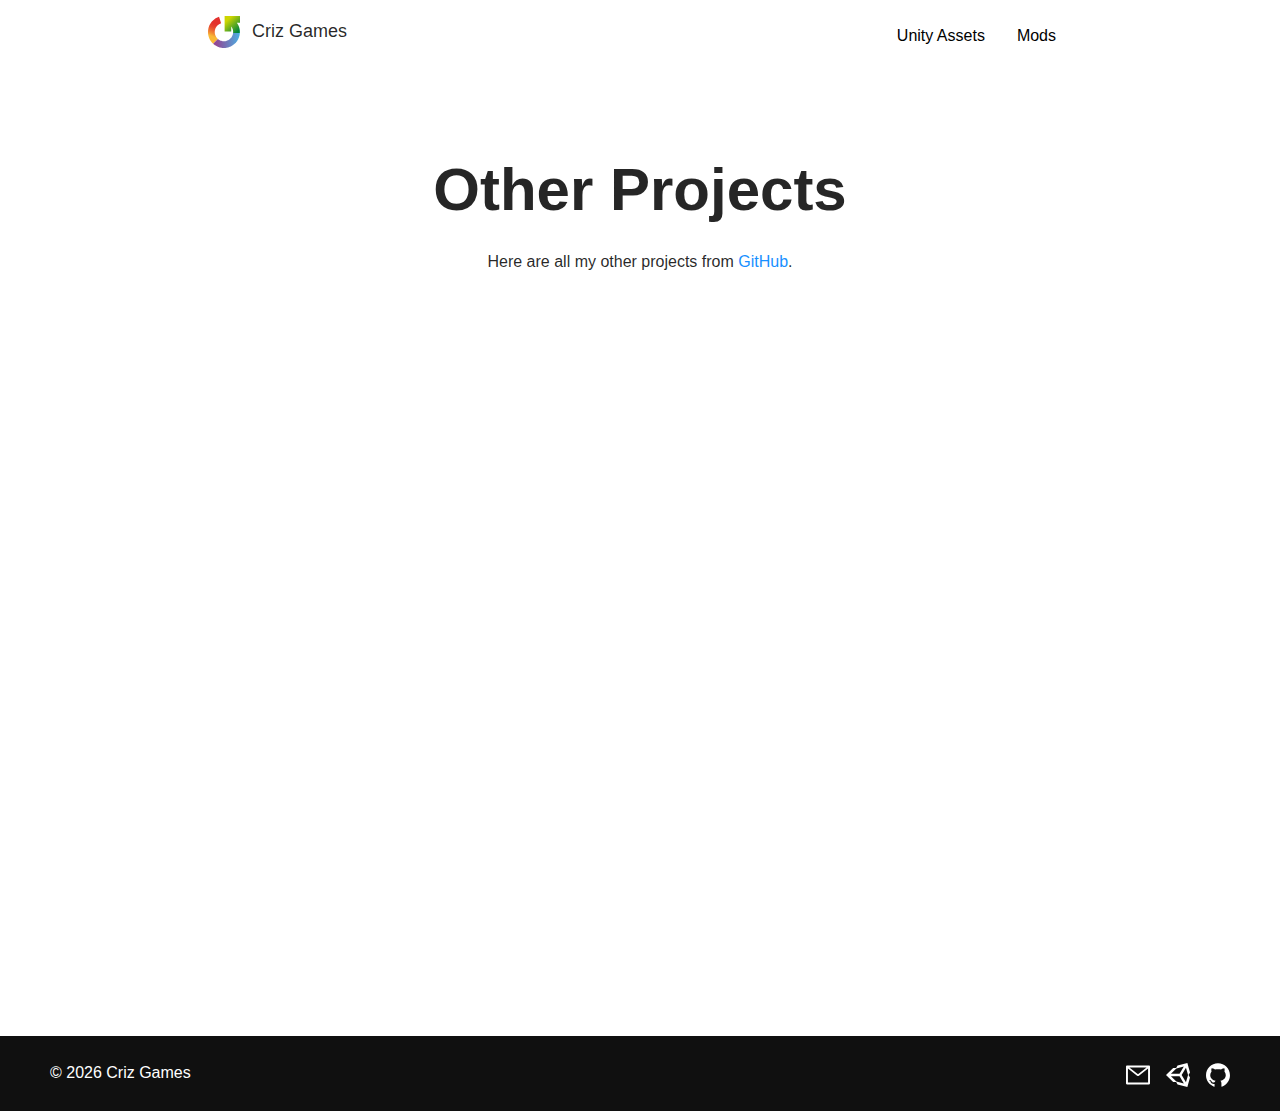
<file: projects/index.html>
<!DOCTYPE html><html lang="en"><head><meta charSet="utf-8"/><meta http-equiv="x-ua-compatible" content="ie=edge"/><meta name="viewport" content="width=device-width, initial-scale=1, shrink-to-fit=no"/><style data-href="/styles.7c4b3ca1060161793b97.css" id="gatsby-global-css">/*! tailwindcss v2.1.2 | MIT License | https://tailwindcss.com */

/*! modern-normalize v1.1.0 | MIT License | https://github.com/sindresorhus/modern-normalize */html{-moz-tab-size:4;-o-tab-size:4;tab-size:4}body{font-family:system-ui,-apple-system,Segoe UI,Roboto,Helvetica,Arial,sans-serif,Apple Color Emoji,Segoe UI Emoji}hr{color:inherit}abbr[title]{-webkit-text-decoration:underline dotted;text-decoration:underline dotted}code,kbd,pre,samp{font-family:ui-monospace,SFMono-Regular,Consolas,Liberation Mono,Menlo,monospace}table{text-indent:0;border-color:inherit}button,input,optgroup,select,textarea{font-size:100%;line-height:1.15}[type=button],button{-webkit-appearance:button}blockquote,dd,dl,figure,h1,h2,h3,h4,h5,h6,hr,p,pre{margin:0}button{background-color:transparent;background-image:none}button:focus{outline:1px dotted;outline:5px auto -webkit-focus-ring-color}ol,ul{list-style:none;margin:0;padding:0}html{font-family:ui-sans-serif,system-ui,-apple-system,BlinkMacSystemFont,Segoe UI,Roboto,Helvetica Neue,Arial,Noto Sans,sans-serif,Apple Color Emoji,Segoe UI Emoji,Segoe UI Symbol,Noto Color Emoji;line-height:1.5}body{font-family:inherit;line-height:inherit}*,:after,:before{border:0 solid #e5e7eb}hr{border-top-width:1px}img{border-style:solid}input::-moz-placeholder,textarea::-moz-placeholder{opacity:1;color:#9ca3af}input:-ms-input-placeholder,textarea:-ms-input-placeholder{opacity:1;color:#9ca3af}input::placeholder,textarea::placeholder{opacity:1;color:#9ca3af}button{cursor:pointer}h1,h2,h3,h4,h5,h6{font-size:inherit;font-weight:inherit}a{color:inherit;text-decoration:inherit}button,input,optgroup,select,textarea{padding:0}code,kbd,pre,samp{font-family:ui-monospace,SFMono-Regular,Menlo,Monaco,Consolas,Liberation Mono,Courier New,monospace}audio,canvas,embed,iframe,img,object,svg,video{display:block;vertical-align:middle}img,video{max-width:100%;height:auto}.btn{border-radius:.5rem;font-weight:600;padding:.5rem 1rem;--tw-shadow:0 4px 6px -1px rgba(0,0,0,0.1),0 2px 4px -1px rgba(0,0,0,0.06);box-shadow:var(--tw-ring-offset-shadow,0 0 transparent),var(--tw-ring-shadow,0 0 transparent),var(--tw-shadow)}.btn-blue{--tw-bg-opacity:1;background-color:rgba(59,130,246,var(--tw-bg-opacity))}.btn-blue:hover{--tw-bg-opacity:1;background-color:rgba(37,99,235,var(--tw-bg-opacity))}.btn-blue{--tw-text-opacity:1;color:rgba(255,255,255,var(--tw-text-opacity))}.bg-white{--tw-bg-opacity:1;background-color:rgba(255,255,255,var(--tw-bg-opacity))}.border-gray-200{--tw-border-opacity:1;border-color:rgba(229,231,235,var(--tw-border-opacity))}.rounded-xl{border-radius:.75rem}.border-b{border-bottom-width:1px}.block{display:block}.flex{display:flex}.table{display:table}.hidden{display:none}.flex-row{flex-direction:row}.items-stretch{align-items:stretch}.self-end{align-self:flex-end}.font-medium{font-weight:500}.font-bold{font-weight:700}.h-8{height:2rem}.h-full{height:100%}.text-base{font-size:1rem;line-height:1.5rem}.text-lg{font-size:1.125rem;line-height:1.75rem}.text-2xl{font-size:1.5rem;line-height:2rem}.text-4xl{font-size:2.25rem;line-height:2.5rem}.leading-tight{line-height:1.25}.my-0{margin-top:0;margin-bottom:0}.mx-auto{margin-left:auto;margin-right:auto}.mr-0{margin-right:0}.mr-3{margin-right:.75rem}.mt-4{margin-top:1rem}.mb-20{margin-bottom:5rem}.ml-auto{margin-left:auto}.mt-px{margin-top:1px}.max-w-md{max-width:28rem}.max-w-4xl{max-width:56rem}.min-w-full{min-width:100%}.object-fill{-o-object-fit:fill;object-fit:fill}.overflow-hidden{overflow:hidden}.py-2{padding-top:.5rem;padding-bottom:.5rem}.py-4{padding-top:1rem;padding-bottom:1rem}.px-4{padding-left:1rem;padding-right:1rem}.py-6{padding-top:1.5rem;padding-bottom:1.5rem}.px-8{padding-left:2rem;padding-right:2rem}.pb-6{padding-bottom:1.5rem}.absolute{position:absolute}.relative{position:relative}.top-0{top:0}*{--tw-shadow:0 0 transparent}.shadow-xl{--tw-shadow:0 20px 25px -5px rgba(0,0,0,0.1),0 10px 10px -5px rgba(0,0,0,0.04)}.hover\:shadow-2xl:hover,.shadow-xl{box-shadow:var(--tw-ring-offset-shadow,0 0 transparent),var(--tw-ring-shadow,0 0 transparent),var(--tw-shadow)}.hover\:shadow-2xl:hover{--tw-shadow:0 25px 50px -12px rgba(0,0,0,0.25)}*{--tw-ring-inset:var(--tw-empty,/*!*/ /*!*/);--tw-ring-offset-width:0px;--tw-ring-offset-color:#fff;--tw-ring-color:rgba(59,130,246,0.5);--tw-ring-offset-shadow:0 0 transparent;--tw-ring-shadow:0 0 transparent}.text-center{text-align:center}.text-black{--tw-text-opacity:1;color:rgba(0,0,0,var(--tw-text-opacity))}.text-gray-500{--tw-text-opacity:1;color:rgba(107,114,128,var(--tw-text-opacity))}.hover\:text-blue-600:hover,.text-blue-600{--tw-text-opacity:1;color:rgba(37,99,235,var(--tw-text-opacity))}.w-full{width:100%}.z-40{z-index:40}.transform{--tw-translate-x:0;--tw-translate-y:0;--tw-rotate:0;--tw-skew-x:0;--tw-skew-y:0;--tw-scale-x:1;--tw-scale-y:1;transform:translateX(var(--tw-translate-x)) translateY(var(--tw-translate-y)) rotate(var(--tw-rotate)) skewX(var(--tw-skew-x)) skewY(var(--tw-skew-y)) scaleX(var(--tw-scale-x)) scaleY(var(--tw-scale-y))}.hover\:-translate-y-1:hover{--tw-translate-y:-0.25rem}.transition{transition-property:background-color,border-color,color,fill,stroke,opacity,box-shadow,transform,filter,-webkit-backdrop-filter;transition-property:background-color,border-color,color,fill,stroke,opacity,box-shadow,transform,filter,backdrop-filter;transition-property:background-color,border-color,color,fill,stroke,opacity,box-shadow,transform,filter,backdrop-filter,-webkit-backdrop-filter;transition-timing-function:cubic-bezier(.4,0,.2,1);transition-duration:.15s}.transition-colors{transition-property:background-color,border-color,color,fill,stroke;transition-timing-function:cubic-bezier(.4,0,.2,1);transition-duration:.15s}.ease-in-out{transition-timing-function:cubic-bezier(.4,0,.2,1)}.duration-100{transition-duration:.1s}@-webkit-keyframes spin{to{transform:rotate(1turn)}}@keyframes spin{to{transform:rotate(1turn)}}@-webkit-keyframes ping{75%,to{transform:scale(2);opacity:0}}@keyframes ping{75%,to{transform:scale(2);opacity:0}}@-webkit-keyframes pulse{50%{opacity:.5}}@keyframes pulse{50%{opacity:.5}}@-webkit-keyframes bounce{0%,to{transform:translateY(-25%);-webkit-animation-timing-function:cubic-bezier(.8,0,1,1);animation-timing-function:cubic-bezier(.8,0,1,1)}50%{transform:none;-webkit-animation-timing-function:cubic-bezier(0,0,.2,1);animation-timing-function:cubic-bezier(0,0,.2,1)}}@keyframes bounce{0%,to{transform:translateY(-25%);-webkit-animation-timing-function:cubic-bezier(.8,0,1,1);animation-timing-function:cubic-bezier(.8,0,1,1)}50%{transform:none;-webkit-animation-timing-function:cubic-bezier(0,0,.2,1);animation-timing-function:cubic-bezier(0,0,.2,1)}}@media (min-width:768px){.md\:border-b-0{border-bottom-width:0}.md\:flex{display:flex}.md\:flex-col{flex-direction:column}.md\:flex-shrink-0{flex-shrink:0}.md\:text-2xl{font-size:1.5rem;line-height:2rem}.md\:text-6xl{font-size:3.75rem;line-height:1}.md\:max-w-2xl{max-width:42rem}.md\:py-5{padding-top:1.25rem;padding-bottom:1.25rem}.md\:absolute{position:absolute}.md\:relative{position:relative}.md\:bottom-0{bottom:0}.md\:w-56{width:14rem}.md\:w-auto{width:auto}}[class*=ant-]::-ms-clear,[class*=ant-] input::-ms-clear,[class*=ant-] input::-ms-reveal,[class^=ant-]::-ms-clear,[class^=ant-] input::-ms-clear,[class^=ant-] input::-ms-reveal{display:none}[class*=ant-],[class*=ant-] *,[class*=ant-] :after,[class*=ant-] :before,[class^=ant-],[class^=ant-] *,[class^=ant-] :after,[class^=ant-] :before{box-sizing:border-box}body,html{width:100%;height:100%}input::-ms-clear,input::-ms-reveal{display:none}*,:after,:before{box-sizing:border-box}html{font-family:sans-serif;line-height:1.15;-webkit-text-size-adjust:100%;-ms-text-size-adjust:100%;-ms-overflow-style:scrollbar;-webkit-tap-highlight-color:rgba(0,0,0,0)}@-ms-viewport{width:device-width}body{margin:0;color:rgba(0,0,0,.85);font-size:14px;font-family:-apple-system,BlinkMacSystemFont,Segoe UI,Roboto,Helvetica Neue,Arial,Noto Sans,sans-serif,Apple Color Emoji,Segoe UI Emoji,Segoe UI Symbol,Noto Color Emoji;font-variant:tabular-nums;line-height:1.5715;background-color:#fff;font-feature-settings:"tnum"}[tabindex="-1"]:focus{outline:none!important}hr{box-sizing:content-box;height:0;overflow:visible}h1,h2,h3,h4,h5,h6{margin-top:0;margin-bottom:.5em;color:rgba(0,0,0,.85);font-weight:500}p{margin-top:0;margin-bottom:1em}abbr[data-original-title],abbr[title]{text-decoration:underline;-webkit-text-decoration:underline dotted;text-decoration:underline dotted;border-bottom:0;cursor:help}address{margin-bottom:1em;font-style:normal;line-height:inherit}input[type=number],input[type=password],input[type=text],textarea{-webkit-appearance:none}dl,ol,ul{margin-top:0;margin-bottom:1em}ol ol,ol ul,ul ol,ul ul{margin-bottom:0}dt{font-weight:500}dd{margin-bottom:.5em;margin-left:0}blockquote{margin:0 0 1em}dfn{font-style:italic}b,strong{font-weight:bolder}small{font-size:80%}sub,sup{position:relative;font-size:75%;line-height:0;vertical-align:baseline}sub{bottom:-.25em}sup{top:-.5em}a{color:#1890ff;text-decoration:none;background-color:transparent;outline:none;cursor:pointer;transition:color .3s;-webkit-text-decoration-skip:objects}a:hover{color:#40a9ff}a:active{color:#096dd9}a:active,a:focus,a:hover{text-decoration:none;outline:0}a[disabled]{color:rgba(0,0,0,.25);cursor:not-allowed}code,kbd,pre,samp{font-size:1em;font-family:SFMono-Regular,Consolas,Liberation Mono,Menlo,Courier,monospace}pre{margin-top:0;margin-bottom:1em;overflow:auto}figure{margin:0 0 1em}img{vertical-align:middle;border-style:none}svg:not(:root){overflow:hidden}[role=button],a,area,button,input:not([type=range]),label,select,summary,textarea{touch-action:manipulation}table{border-collapse:collapse}caption{padding-top:.75em;padding-bottom:.3em;color:rgba(0,0,0,.45);text-align:left;caption-side:bottom}th{text-align:inherit}button,input,optgroup,select,textarea{margin:0;color:inherit;font-size:inherit;font-family:inherit;line-height:inherit}button,input{overflow:visible}button,select{text-transform:none}[type=reset],[type=submit],button,html [type=button]{-webkit-appearance:button}[type=button]::-moz-focus-inner,[type=reset]::-moz-focus-inner,[type=submit]::-moz-focus-inner,button::-moz-focus-inner{padding:0;border-style:none}input[type=checkbox],input[type=radio]{box-sizing:border-box;padding:0}input[type=date],input[type=datetime-local],input[type=month],input[type=time]{-webkit-appearance:listbox}textarea{overflow:auto;resize:vertical}fieldset{min-width:0;margin:0;padding:0;border:0}legend{display:block;width:100%;max-width:100%;margin-bottom:.5em;padding:0;color:inherit;font-size:1.5em;line-height:inherit;white-space:normal}progress{vertical-align:baseline}[type=number]::-webkit-inner-spin-button,[type=number]::-webkit-outer-spin-button{height:auto}[type=search]{outline-offset:-2px;-webkit-appearance:none}[type=search]::-webkit-search-cancel-button,[type=search]::-webkit-search-decoration{-webkit-appearance:none}::-webkit-file-upload-button{font:inherit;-webkit-appearance:button}output{display:inline-block}summary{display:list-item}template{display:none}[hidden]{display:none!important}mark{padding:.2em;background-color:#feffe6}::-moz-selection{color:#fff;background:#1890ff}::selection{color:#fff;background:#1890ff}.clearfix:after,.clearfix:before{display:table;content:""}.clearfix:after{clear:both}.anticon{display:inline-block;color:inherit;font-style:normal;line-height:0;text-align:center;text-transform:none;vertical-align:-.125em;text-rendering:optimizeLegibility;-webkit-font-smoothing:antialiased;-moz-osx-font-smoothing:grayscale}.anticon>*{line-height:1}.anticon svg{display:inline-block}.anticon:before{display:none}.anticon .anticon-icon{display:block}.anticon[tabindex]{cursor:pointer}.anticon-spin,.anticon-spin:before{display:inline-block;-webkit-animation:loadingCircle 1s linear infinite;animation:loadingCircle 1s linear infinite}.ant-fade-appear,.ant-fade-enter,.ant-fade-leave{-webkit-animation-duration:.2s;animation-duration:.2s;-webkit-animation-fill-mode:both;animation-fill-mode:both;-webkit-animation-play-state:paused;animation-play-state:paused}.ant-fade-appear.ant-fade-appear-active,.ant-fade-enter.ant-fade-enter-active{-webkit-animation-name:antFadeIn;animation-name:antFadeIn;-webkit-animation-play-state:running;animation-play-state:running}.ant-fade-leave.ant-fade-leave-active{-webkit-animation-name:antFadeOut;animation-name:antFadeOut;-webkit-animation-play-state:running;animation-play-state:running;pointer-events:none}.ant-fade-appear,.ant-fade-enter{opacity:0}.ant-fade-appear,.ant-fade-enter,.ant-fade-leave{-webkit-animation-timing-function:linear;animation-timing-function:linear}@-webkit-keyframes antFadeIn{0%{opacity:0}to{opacity:1}}@keyframes antFadeIn{0%{opacity:0}to{opacity:1}}@-webkit-keyframes antFadeOut{0%{opacity:1}to{opacity:0}}@keyframes antFadeOut{0%{opacity:1}to{opacity:0}}.ant-move-up-appear,.ant-move-up-enter,.ant-move-up-leave{-webkit-animation-duration:.2s;animation-duration:.2s;-webkit-animation-fill-mode:both;animation-fill-mode:both;-webkit-animation-play-state:paused;animation-play-state:paused}.ant-move-up-appear.ant-move-up-appear-active,.ant-move-up-enter.ant-move-up-enter-active{-webkit-animation-name:antMoveUpIn;animation-name:antMoveUpIn;-webkit-animation-play-state:running;animation-play-state:running}.ant-move-up-leave.ant-move-up-leave-active{-webkit-animation-name:antMoveUpOut;animation-name:antMoveUpOut;-webkit-animation-play-state:running;animation-play-state:running;pointer-events:none}.ant-move-up-appear,.ant-move-up-enter{opacity:0;-webkit-animation-timing-function:cubic-bezier(.08,.82,.17,1);animation-timing-function:cubic-bezier(.08,.82,.17,1)}.ant-move-up-leave{-webkit-animation-timing-function:cubic-bezier(.6,.04,.98,.34);animation-timing-function:cubic-bezier(.6,.04,.98,.34)}.ant-move-down-appear,.ant-move-down-enter,.ant-move-down-leave{-webkit-animation-duration:.2s;animation-duration:.2s;-webkit-animation-fill-mode:both;animation-fill-mode:both;-webkit-animation-play-state:paused;animation-play-state:paused}.ant-move-down-appear.ant-move-down-appear-active,.ant-move-down-enter.ant-move-down-enter-active{-webkit-animation-name:antMoveDownIn;animation-name:antMoveDownIn;-webkit-animation-play-state:running;animation-play-state:running}.ant-move-down-leave.ant-move-down-leave-active{-webkit-animation-name:antMoveDownOut;animation-name:antMoveDownOut;-webkit-animation-play-state:running;animation-play-state:running;pointer-events:none}.ant-move-down-appear,.ant-move-down-enter{opacity:0;-webkit-animation-timing-function:cubic-bezier(.08,.82,.17,1);animation-timing-function:cubic-bezier(.08,.82,.17,1)}.ant-move-down-leave{-webkit-animation-timing-function:cubic-bezier(.6,.04,.98,.34);animation-timing-function:cubic-bezier(.6,.04,.98,.34)}.ant-move-left-appear,.ant-move-left-enter,.ant-move-left-leave{-webkit-animation-duration:.2s;animation-duration:.2s;-webkit-animation-fill-mode:both;animation-fill-mode:both;-webkit-animation-play-state:paused;animation-play-state:paused}.ant-move-left-appear.ant-move-left-appear-active,.ant-move-left-enter.ant-move-left-enter-active{-webkit-animation-name:antMoveLeftIn;animation-name:antMoveLeftIn;-webkit-animation-play-state:running;animation-play-state:running}.ant-move-left-leave.ant-move-left-leave-active{-webkit-animation-name:antMoveLeftOut;animation-name:antMoveLeftOut;-webkit-animation-play-state:running;animation-play-state:running;pointer-events:none}.ant-move-left-appear,.ant-move-left-enter{opacity:0;-webkit-animation-timing-function:cubic-bezier(.08,.82,.17,1);animation-timing-function:cubic-bezier(.08,.82,.17,1)}.ant-move-left-leave{-webkit-animation-timing-function:cubic-bezier(.6,.04,.98,.34);animation-timing-function:cubic-bezier(.6,.04,.98,.34)}.ant-move-right-appear,.ant-move-right-enter,.ant-move-right-leave{-webkit-animation-duration:.2s;animation-duration:.2s;-webkit-animation-fill-mode:both;animation-fill-mode:both;-webkit-animation-play-state:paused;animation-play-state:paused}.ant-move-right-appear.ant-move-right-appear-active,.ant-move-right-enter.ant-move-right-enter-active{-webkit-animation-name:antMoveRightIn;animation-name:antMoveRightIn;-webkit-animation-play-state:running;animation-play-state:running}.ant-move-right-leave.ant-move-right-leave-active{-webkit-animation-name:antMoveRightOut;animation-name:antMoveRightOut;-webkit-animation-play-state:running;animation-play-state:running;pointer-events:none}.ant-move-right-appear,.ant-move-right-enter{opacity:0;-webkit-animation-timing-function:cubic-bezier(.08,.82,.17,1);animation-timing-function:cubic-bezier(.08,.82,.17,1)}.ant-move-right-leave{-webkit-animation-timing-function:cubic-bezier(.6,.04,.98,.34);animation-timing-function:cubic-bezier(.6,.04,.98,.34)}@-webkit-keyframes antMoveDownIn{0%{transform:translateY(100%);transform-origin:0 0;opacity:0}to{transform:translateY(0);transform-origin:0 0;opacity:1}}@keyframes antMoveDownIn{0%{transform:translateY(100%);transform-origin:0 0;opacity:0}to{transform:translateY(0);transform-origin:0 0;opacity:1}}@-webkit-keyframes antMoveDownOut{0%{transform:translateY(0);transform-origin:0 0;opacity:1}to{transform:translateY(100%);transform-origin:0 0;opacity:0}}@keyframes antMoveDownOut{0%{transform:translateY(0);transform-origin:0 0;opacity:1}to{transform:translateY(100%);transform-origin:0 0;opacity:0}}@-webkit-keyframes antMoveLeftIn{0%{transform:translateX(-100%);transform-origin:0 0;opacity:0}to{transform:translateX(0);transform-origin:0 0;opacity:1}}@keyframes antMoveLeftIn{0%{transform:translateX(-100%);transform-origin:0 0;opacity:0}to{transform:translateX(0);transform-origin:0 0;opacity:1}}@-webkit-keyframes antMoveLeftOut{0%{transform:translateX(0);transform-origin:0 0;opacity:1}to{transform:translateX(-100%);transform-origin:0 0;opacity:0}}@keyframes antMoveLeftOut{0%{transform:translateX(0);transform-origin:0 0;opacity:1}to{transform:translateX(-100%);transform-origin:0 0;opacity:0}}@-webkit-keyframes antMoveRightIn{0%{transform:translateX(100%);transform-origin:0 0;opacity:0}to{transform:translateX(0);transform-origin:0 0;opacity:1}}@keyframes antMoveRightIn{0%{transform:translateX(100%);transform-origin:0 0;opacity:0}to{transform:translateX(0);transform-origin:0 0;opacity:1}}@-webkit-keyframes antMoveRightOut{0%{transform:translateX(0);transform-origin:0 0;opacity:1}to{transform:translateX(100%);transform-origin:0 0;opacity:0}}@keyframes antMoveRightOut{0%{transform:translateX(0);transform-origin:0 0;opacity:1}to{transform:translateX(100%);transform-origin:0 0;opacity:0}}@-webkit-keyframes antMoveUpIn{0%{transform:translateY(-100%);transform-origin:0 0;opacity:0}to{transform:translateY(0);transform-origin:0 0;opacity:1}}@keyframes antMoveUpIn{0%{transform:translateY(-100%);transform-origin:0 0;opacity:0}to{transform:translateY(0);transform-origin:0 0;opacity:1}}@-webkit-keyframes antMoveUpOut{0%{transform:translateY(0);transform-origin:0 0;opacity:1}to{transform:translateY(-100%);transform-origin:0 0;opacity:0}}@keyframes antMoveUpOut{0%{transform:translateY(0);transform-origin:0 0;opacity:1}to{transform:translateY(-100%);transform-origin:0 0;opacity:0}}@-webkit-keyframes loadingCircle{to{transform:rotate(1turn)}}@keyframes loadingCircle{to{transform:rotate(1turn)}}[ant-click-animating-without-extra-node=true],[ant-click-animating=true]{position:relative}html{--antd-wave-shadow-color:#1890ff;--scroll-bar:0}.ant-click-animating-node,[ant-click-animating-without-extra-node=true]:after{position:absolute;top:0;right:0;bottom:0;left:0;display:block;border-radius:inherit;box-shadow:0 0 0 0 #1890ff;box-shadow:0 0 0 0 var(--antd-wave-shadow-color);opacity:.2;-webkit-animation:fadeEffect 2s cubic-bezier(.08,.82,.17,1),waveEffect .4s cubic-bezier(.08,.82,.17,1);animation:fadeEffect 2s cubic-bezier(.08,.82,.17,1),waveEffect .4s cubic-bezier(.08,.82,.17,1);-webkit-animation-fill-mode:forwards;animation-fill-mode:forwards;content:"";pointer-events:none}@-webkit-keyframes waveEffect{to{box-shadow:0 0 0 #1890ff;box-shadow:0 0 0 6px var(--antd-wave-shadow-color)}}@keyframes waveEffect{to{box-shadow:0 0 0 #1890ff;box-shadow:0 0 0 6px var(--antd-wave-shadow-color)}}@-webkit-keyframes fadeEffect{to{opacity:0}}@keyframes fadeEffect{to{opacity:0}}.ant-slide-up-appear,.ant-slide-up-enter,.ant-slide-up-leave{-webkit-animation-duration:.2s;animation-duration:.2s;-webkit-animation-fill-mode:both;animation-fill-mode:both;-webkit-animation-play-state:paused;animation-play-state:paused}.ant-slide-up-appear.ant-slide-up-appear-active,.ant-slide-up-enter.ant-slide-up-enter-active{-webkit-animation-name:antSlideUpIn;animation-name:antSlideUpIn;-webkit-animation-play-state:running;animation-play-state:running}.ant-slide-up-leave.ant-slide-up-leave-active{-webkit-animation-name:antSlideUpOut;animation-name:antSlideUpOut;-webkit-animation-play-state:running;animation-play-state:running;pointer-events:none}.ant-slide-up-appear,.ant-slide-up-enter{opacity:0;-webkit-animation-timing-function:cubic-bezier(.23,1,.32,1);animation-timing-function:cubic-bezier(.23,1,.32,1)}.ant-slide-up-leave{-webkit-animation-timing-function:cubic-bezier(.755,.05,.855,.06);animation-timing-function:cubic-bezier(.755,.05,.855,.06)}.ant-slide-down-appear,.ant-slide-down-enter,.ant-slide-down-leave{-webkit-animation-duration:.2s;animation-duration:.2s;-webkit-animation-fill-mode:both;animation-fill-mode:both;-webkit-animation-play-state:paused;animation-play-state:paused}.ant-slide-down-appear.ant-slide-down-appear-active,.ant-slide-down-enter.ant-slide-down-enter-active{-webkit-animation-name:antSlideDownIn;animation-name:antSlideDownIn;-webkit-animation-play-state:running;animation-play-state:running}.ant-slide-down-leave.ant-slide-down-leave-active{-webkit-animation-name:antSlideDownOut;animation-name:antSlideDownOut;-webkit-animation-play-state:running;animation-play-state:running;pointer-events:none}.ant-slide-down-appear,.ant-slide-down-enter{opacity:0;-webkit-animation-timing-function:cubic-bezier(.23,1,.32,1);animation-timing-function:cubic-bezier(.23,1,.32,1)}.ant-slide-down-leave{-webkit-animation-timing-function:cubic-bezier(.755,.05,.855,.06);animation-timing-function:cubic-bezier(.755,.05,.855,.06)}.ant-slide-left-appear,.ant-slide-left-enter,.ant-slide-left-leave{-webkit-animation-duration:.2s;animation-duration:.2s;-webkit-animation-fill-mode:both;animation-fill-mode:both;-webkit-animation-play-state:paused;animation-play-state:paused}.ant-slide-left-appear.ant-slide-left-appear-active,.ant-slide-left-enter.ant-slide-left-enter-active{-webkit-animation-name:antSlideLeftIn;animation-name:antSlideLeftIn;-webkit-animation-play-state:running;animation-play-state:running}.ant-slide-left-leave.ant-slide-left-leave-active{-webkit-animation-name:antSlideLeftOut;animation-name:antSlideLeftOut;-webkit-animation-play-state:running;animation-play-state:running;pointer-events:none}.ant-slide-left-appear,.ant-slide-left-enter{opacity:0;-webkit-animation-timing-function:cubic-bezier(.23,1,.32,1);animation-timing-function:cubic-bezier(.23,1,.32,1)}.ant-slide-left-leave{-webkit-animation-timing-function:cubic-bezier(.755,.05,.855,.06);animation-timing-function:cubic-bezier(.755,.05,.855,.06)}.ant-slide-right-appear,.ant-slide-right-enter,.ant-slide-right-leave{-webkit-animation-duration:.2s;animation-duration:.2s;-webkit-animation-fill-mode:both;animation-fill-mode:both;-webkit-animation-play-state:paused;animation-play-state:paused}.ant-slide-right-appear.ant-slide-right-appear-active,.ant-slide-right-enter.ant-slide-right-enter-active{-webkit-animation-name:antSlideRightIn;animation-name:antSlideRightIn;-webkit-animation-play-state:running;animation-play-state:running}.ant-slide-right-leave.ant-slide-right-leave-active{-webkit-animation-name:antSlideRightOut;animation-name:antSlideRightOut;-webkit-animation-play-state:running;animation-play-state:running;pointer-events:none}.ant-slide-right-appear,.ant-slide-right-enter{opacity:0;-webkit-animation-timing-function:cubic-bezier(.23,1,.32,1);animation-timing-function:cubic-bezier(.23,1,.32,1)}.ant-slide-right-leave{-webkit-animation-timing-function:cubic-bezier(.755,.05,.855,.06);animation-timing-function:cubic-bezier(.755,.05,.855,.06)}@-webkit-keyframes antSlideUpIn{0%{transform:scaleY(.8);transform-origin:0 0;opacity:0}to{transform:scaleY(1);transform-origin:0 0;opacity:1}}@keyframes antSlideUpIn{0%{transform:scaleY(.8);transform-origin:0 0;opacity:0}to{transform:scaleY(1);transform-origin:0 0;opacity:1}}@-webkit-keyframes antSlideUpOut{0%{transform:scaleY(1);transform-origin:0 0;opacity:1}to{transform:scaleY(.8);transform-origin:0 0;opacity:0}}@keyframes antSlideUpOut{0%{transform:scaleY(1);transform-origin:0 0;opacity:1}to{transform:scaleY(.8);transform-origin:0 0;opacity:0}}@-webkit-keyframes antSlideDownIn{0%{transform:scaleY(.8);transform-origin:100% 100%;opacity:0}to{transform:scaleY(1);transform-origin:100% 100%;opacity:1}}@keyframes antSlideDownIn{0%{transform:scaleY(.8);transform-origin:100% 100%;opacity:0}to{transform:scaleY(1);transform-origin:100% 100%;opacity:1}}@-webkit-keyframes antSlideDownOut{0%{transform:scaleY(1);transform-origin:100% 100%;opacity:1}to{transform:scaleY(.8);transform-origin:100% 100%;opacity:0}}@keyframes antSlideDownOut{0%{transform:scaleY(1);transform-origin:100% 100%;opacity:1}to{transform:scaleY(.8);transform-origin:100% 100%;opacity:0}}@-webkit-keyframes antSlideLeftIn{0%{transform:scaleX(.8);transform-origin:0 0;opacity:0}to{transform:scaleX(1);transform-origin:0 0;opacity:1}}@keyframes antSlideLeftIn{0%{transform:scaleX(.8);transform-origin:0 0;opacity:0}to{transform:scaleX(1);transform-origin:0 0;opacity:1}}@-webkit-keyframes antSlideLeftOut{0%{transform:scaleX(1);transform-origin:0 0;opacity:1}to{transform:scaleX(.8);transform-origin:0 0;opacity:0}}@keyframes antSlideLeftOut{0%{transform:scaleX(1);transform-origin:0 0;opacity:1}to{transform:scaleX(.8);transform-origin:0 0;opacity:0}}@-webkit-keyframes antSlideRightIn{0%{transform:scaleX(.8);transform-origin:100% 0;opacity:0}to{transform:scaleX(1);transform-origin:100% 0;opacity:1}}@keyframes antSlideRightIn{0%{transform:scaleX(.8);transform-origin:100% 0;opacity:0}to{transform:scaleX(1);transform-origin:100% 0;opacity:1}}@-webkit-keyframes antSlideRightOut{0%{transform:scaleX(1);transform-origin:100% 0;opacity:1}to{transform:scaleX(.8);transform-origin:100% 0;opacity:0}}@keyframes antSlideRightOut{0%{transform:scaleX(1);transform-origin:100% 0;opacity:1}to{transform:scaleX(.8);transform-origin:100% 0;opacity:0}}.ant-zoom-appear,.ant-zoom-enter,.ant-zoom-leave{-webkit-animation-duration:.2s;animation-duration:.2s;-webkit-animation-fill-mode:both;animation-fill-mode:both;-webkit-animation-play-state:paused;animation-play-state:paused}.ant-zoom-appear.ant-zoom-appear-active,.ant-zoom-enter.ant-zoom-enter-active{-webkit-animation-name:antZoomIn;animation-name:antZoomIn;-webkit-animation-play-state:running;animation-play-state:running}.ant-zoom-leave.ant-zoom-leave-active{-webkit-animation-name:antZoomOut;animation-name:antZoomOut;-webkit-animation-play-state:running;animation-play-state:running;pointer-events:none}.ant-zoom-appear,.ant-zoom-enter{transform:scale(0);opacity:0;-webkit-animation-timing-function:cubic-bezier(.08,.82,.17,1);animation-timing-function:cubic-bezier(.08,.82,.17,1)}.ant-zoom-appear-prepare,.ant-zoom-enter-prepare{transform:none}.ant-zoom-leave{-webkit-animation-timing-function:cubic-bezier(.78,.14,.15,.86);animation-timing-function:cubic-bezier(.78,.14,.15,.86)}.ant-zoom-big-appear,.ant-zoom-big-enter,.ant-zoom-big-leave{-webkit-animation-duration:.2s;animation-duration:.2s;-webkit-animation-fill-mode:both;animation-fill-mode:both;-webkit-animation-play-state:paused;animation-play-state:paused}.ant-zoom-big-appear.ant-zoom-big-appear-active,.ant-zoom-big-enter.ant-zoom-big-enter-active{-webkit-animation-name:antZoomBigIn;animation-name:antZoomBigIn;-webkit-animation-play-state:running;animation-play-state:running}.ant-zoom-big-leave.ant-zoom-big-leave-active{-webkit-animation-name:antZoomBigOut;animation-name:antZoomBigOut;-webkit-animation-play-state:running;animation-play-state:running;pointer-events:none}.ant-zoom-big-appear,.ant-zoom-big-enter{transform:scale(0);opacity:0;-webkit-animation-timing-function:cubic-bezier(.08,.82,.17,1);animation-timing-function:cubic-bezier(.08,.82,.17,1)}.ant-zoom-big-appear-prepare,.ant-zoom-big-enter-prepare{transform:none}.ant-zoom-big-leave{-webkit-animation-timing-function:cubic-bezier(.78,.14,.15,.86);animation-timing-function:cubic-bezier(.78,.14,.15,.86)}.ant-zoom-big-fast-appear,.ant-zoom-big-fast-enter,.ant-zoom-big-fast-leave{-webkit-animation-duration:.1s;animation-duration:.1s;-webkit-animation-fill-mode:both;animation-fill-mode:both;-webkit-animation-play-state:paused;animation-play-state:paused}.ant-zoom-big-fast-appear.ant-zoom-big-fast-appear-active,.ant-zoom-big-fast-enter.ant-zoom-big-fast-enter-active{-webkit-animation-name:antZoomBigIn;animation-name:antZoomBigIn;-webkit-animation-play-state:running;animation-play-state:running}.ant-zoom-big-fast-leave.ant-zoom-big-fast-leave-active{-webkit-animation-name:antZoomBigOut;animation-name:antZoomBigOut;-webkit-animation-play-state:running;animation-play-state:running;pointer-events:none}.ant-zoom-big-fast-appear,.ant-zoom-big-fast-enter{transform:scale(0);opacity:0;-webkit-animation-timing-function:cubic-bezier(.08,.82,.17,1);animation-timing-function:cubic-bezier(.08,.82,.17,1)}.ant-zoom-big-fast-appear-prepare,.ant-zoom-big-fast-enter-prepare{transform:none}.ant-zoom-big-fast-leave{-webkit-animation-timing-function:cubic-bezier(.78,.14,.15,.86);animation-timing-function:cubic-bezier(.78,.14,.15,.86)}.ant-zoom-up-appear,.ant-zoom-up-enter,.ant-zoom-up-leave{-webkit-animation-duration:.2s;animation-duration:.2s;-webkit-animation-fill-mode:both;animation-fill-mode:both;-webkit-animation-play-state:paused;animation-play-state:paused}.ant-zoom-up-appear.ant-zoom-up-appear-active,.ant-zoom-up-enter.ant-zoom-up-enter-active{-webkit-animation-name:antZoomUpIn;animation-name:antZoomUpIn;-webkit-animation-play-state:running;animation-play-state:running}.ant-zoom-up-leave.ant-zoom-up-leave-active{-webkit-animation-name:antZoomUpOut;animation-name:antZoomUpOut;-webkit-animation-play-state:running;animation-play-state:running;pointer-events:none}.ant-zoom-up-appear,.ant-zoom-up-enter{transform:scale(0);opacity:0;-webkit-animation-timing-function:cubic-bezier(.08,.82,.17,1);animation-timing-function:cubic-bezier(.08,.82,.17,1)}.ant-zoom-up-appear-prepare,.ant-zoom-up-enter-prepare{transform:none}.ant-zoom-up-leave{-webkit-animation-timing-function:cubic-bezier(.78,.14,.15,.86);animation-timing-function:cubic-bezier(.78,.14,.15,.86)}.ant-zoom-down-appear,.ant-zoom-down-enter,.ant-zoom-down-leave{-webkit-animation-duration:.2s;animation-duration:.2s;-webkit-animation-fill-mode:both;animation-fill-mode:both;-webkit-animation-play-state:paused;animation-play-state:paused}.ant-zoom-down-appear.ant-zoom-down-appear-active,.ant-zoom-down-enter.ant-zoom-down-enter-active{-webkit-animation-name:antZoomDownIn;animation-name:antZoomDownIn;-webkit-animation-play-state:running;animation-play-state:running}.ant-zoom-down-leave.ant-zoom-down-leave-active{-webkit-animation-name:antZoomDownOut;animation-name:antZoomDownOut;-webkit-animation-play-state:running;animation-play-state:running;pointer-events:none}.ant-zoom-down-appear,.ant-zoom-down-enter{transform:scale(0);opacity:0;-webkit-animation-timing-function:cubic-bezier(.08,.82,.17,1);animation-timing-function:cubic-bezier(.08,.82,.17,1)}.ant-zoom-down-appear-prepare,.ant-zoom-down-enter-prepare{transform:none}.ant-zoom-down-leave{-webkit-animation-timing-function:cubic-bezier(.78,.14,.15,.86);animation-timing-function:cubic-bezier(.78,.14,.15,.86)}.ant-zoom-left-appear,.ant-zoom-left-enter,.ant-zoom-left-leave{-webkit-animation-duration:.2s;animation-duration:.2s;-webkit-animation-fill-mode:both;animation-fill-mode:both;-webkit-animation-play-state:paused;animation-play-state:paused}.ant-zoom-left-appear.ant-zoom-left-appear-active,.ant-zoom-left-enter.ant-zoom-left-enter-active{-webkit-animation-name:antZoomLeftIn;animation-name:antZoomLeftIn;-webkit-animation-play-state:running;animation-play-state:running}.ant-zoom-left-leave.ant-zoom-left-leave-active{-webkit-animation-name:antZoomLeftOut;animation-name:antZoomLeftOut;-webkit-animation-play-state:running;animation-play-state:running;pointer-events:none}.ant-zoom-left-appear,.ant-zoom-left-enter{transform:scale(0);opacity:0;-webkit-animation-timing-function:cubic-bezier(.08,.82,.17,1);animation-timing-function:cubic-bezier(.08,.82,.17,1)}.ant-zoom-left-appear-prepare,.ant-zoom-left-enter-prepare{transform:none}.ant-zoom-left-leave{-webkit-animation-timing-function:cubic-bezier(.78,.14,.15,.86);animation-timing-function:cubic-bezier(.78,.14,.15,.86)}.ant-zoom-right-appear,.ant-zoom-right-enter,.ant-zoom-right-leave{-webkit-animation-duration:.2s;animation-duration:.2s;-webkit-animation-fill-mode:both;animation-fill-mode:both;-webkit-animation-play-state:paused;animation-play-state:paused}.ant-zoom-right-appear.ant-zoom-right-appear-active,.ant-zoom-right-enter.ant-zoom-right-enter-active{-webkit-animation-name:antZoomRightIn;animation-name:antZoomRightIn;-webkit-animation-play-state:running;animation-play-state:running}.ant-zoom-right-leave.ant-zoom-right-leave-active{-webkit-animation-name:antZoomRightOut;animation-name:antZoomRightOut;-webkit-animation-play-state:running;animation-play-state:running;pointer-events:none}.ant-zoom-right-appear,.ant-zoom-right-enter{transform:scale(0);opacity:0;-webkit-animation-timing-function:cubic-bezier(.08,.82,.17,1);animation-timing-function:cubic-bezier(.08,.82,.17,1)}.ant-zoom-right-appear-prepare,.ant-zoom-right-enter-prepare{transform:none}.ant-zoom-right-leave{-webkit-animation-timing-function:cubic-bezier(.78,.14,.15,.86);animation-timing-function:cubic-bezier(.78,.14,.15,.86)}@-webkit-keyframes antZoomIn{0%{transform:scale(.2);opacity:0}to{transform:scale(1);opacity:1}}@keyframes antZoomIn{0%{transform:scale(.2);opacity:0}to{transform:scale(1);opacity:1}}@-webkit-keyframes antZoomOut{0%{transform:scale(1)}to{transform:scale(.2);opacity:0}}@keyframes antZoomOut{0%{transform:scale(1)}to{transform:scale(.2);opacity:0}}@-webkit-keyframes antZoomBigIn{0%{transform:scale(.8);opacity:0}to{transform:scale(1);opacity:1}}@keyframes antZoomBigIn{0%{transform:scale(.8);opacity:0}to{transform:scale(1);opacity:1}}@-webkit-keyframes antZoomBigOut{0%{transform:scale(1)}to{transform:scale(.8);opacity:0}}@keyframes antZoomBigOut{0%{transform:scale(1)}to{transform:scale(.8);opacity:0}}@-webkit-keyframes antZoomUpIn{0%{transform:scale(.8);transform-origin:50% 0;opacity:0}to{transform:scale(1);transform-origin:50% 0}}@keyframes antZoomUpIn{0%{transform:scale(.8);transform-origin:50% 0;opacity:0}to{transform:scale(1);transform-origin:50% 0}}@-webkit-keyframes antZoomUpOut{0%{transform:scale(1);transform-origin:50% 0}to{transform:scale(.8);transform-origin:50% 0;opacity:0}}@keyframes antZoomUpOut{0%{transform:scale(1);transform-origin:50% 0}to{transform:scale(.8);transform-origin:50% 0;opacity:0}}@-webkit-keyframes antZoomLeftIn{0%{transform:scale(.8);transform-origin:0 50%;opacity:0}to{transform:scale(1);transform-origin:0 50%}}@keyframes antZoomLeftIn{0%{transform:scale(.8);transform-origin:0 50%;opacity:0}to{transform:scale(1);transform-origin:0 50%}}@-webkit-keyframes antZoomLeftOut{0%{transform:scale(1);transform-origin:0 50%}to{transform:scale(.8);transform-origin:0 50%;opacity:0}}@keyframes antZoomLeftOut{0%{transform:scale(1);transform-origin:0 50%}to{transform:scale(.8);transform-origin:0 50%;opacity:0}}@-webkit-keyframes antZoomRightIn{0%{transform:scale(.8);transform-origin:100% 50%;opacity:0}to{transform:scale(1);transform-origin:100% 50%}}@keyframes antZoomRightIn{0%{transform:scale(.8);transform-origin:100% 50%;opacity:0}to{transform:scale(1);transform-origin:100% 50%}}@-webkit-keyframes antZoomRightOut{0%{transform:scale(1);transform-origin:100% 50%}to{transform:scale(.8);transform-origin:100% 50%;opacity:0}}@keyframes antZoomRightOut{0%{transform:scale(1);transform-origin:100% 50%}to{transform:scale(.8);transform-origin:100% 50%;opacity:0}}@-webkit-keyframes antZoomDownIn{0%{transform:scale(.8);transform-origin:50% 100%;opacity:0}to{transform:scale(1);transform-origin:50% 100%}}@keyframes antZoomDownIn{0%{transform:scale(.8);transform-origin:50% 100%;opacity:0}to{transform:scale(1);transform-origin:50% 100%}}@-webkit-keyframes antZoomDownOut{0%{transform:scale(1);transform-origin:50% 100%}to{transform:scale(.8);transform-origin:50% 100%;opacity:0}}@keyframes antZoomDownOut{0%{transform:scale(1);transform-origin:50% 100%}to{transform:scale(.8);transform-origin:50% 100%;opacity:0}}.ant-motion-collapse-legacy{overflow:hidden}.ant-motion-collapse,.ant-motion-collapse-legacy-active{transition:height .2s cubic-bezier(.645,.045,.355,1),opacity .2s cubic-bezier(.645,.045,.355,1)!important}.ant-motion-collapse{overflow:hidden}.ant-modal{box-sizing:border-box;color:rgba(0,0,0,.85);font-size:14px;font-variant:tabular-nums;line-height:1.5715;list-style:none;font-feature-settings:"tnum";pointer-events:none;position:relative;top:100px;width:auto;max-width:calc(100vw - 32px);margin:0 auto;padding:0 0 24px}.ant-modal.zoom-appear,.ant-modal.zoom-enter{transform:none;opacity:0;-webkit-animation-duration:.3s;animation-duration:.3s;-webkit-user-select:none;-moz-user-select:none;-ms-user-select:none;user-select:none}.ant-modal-mask{position:fixed;top:0;right:0;bottom:0;left:0;z-index:1000;height:100%;background-color:rgba(0,0,0,.45)}.ant-modal-mask-hidden{display:none}.ant-modal-wrap{position:fixed;top:0;right:0;bottom:0;left:0;overflow:auto;outline:0;-webkit-overflow-scrolling:touch;z-index:1000}.ant-modal-title{margin:0;color:rgba(0,0,0,.85);font-weight:500;font-size:16px;line-height:22px;word-wrap:break-word}.ant-modal-content{position:relative;background-color:#fff;background-clip:padding-box;border:0;border-radius:2px;box-shadow:0 3px 6px -4px rgba(0,0,0,.12),0 6px 16px 0 rgba(0,0,0,.08),0 9px 28px 8px rgba(0,0,0,.05);pointer-events:auto}.ant-modal-close{position:absolute;top:0;right:0;z-index:10;padding:0;color:rgba(0,0,0,.45);font-weight:700;line-height:1;text-decoration:none;background:transparent;border:0;outline:0;cursor:pointer;transition:color .3s}.ant-modal-close-x{display:block;width:56px;height:56px;font-size:16px;font-style:normal;line-height:56px;text-align:center;text-transform:none;text-rendering:auto}.ant-modal-close:focus,.ant-modal-close:hover{color:rgba(0,0,0,.75);text-decoration:none}.ant-modal-header{padding:16px 24px;color:rgba(0,0,0,.85);background:#fff;border-bottom:1px solid #f0f0f0;border-radius:2px 2px 0 0}.ant-modal-body{padding:24px;font-size:14px;line-height:1.5715;word-wrap:break-word}.ant-modal-footer{padding:10px 16px;text-align:right;background:transparent;border-top:1px solid #f0f0f0;border-radius:0 0 2px 2px}.ant-modal-footer .ant-btn+.ant-btn:not(.ant-dropdown-trigger){margin-bottom:0;margin-left:8px}.ant-modal-open{overflow:hidden}.ant-modal-centered{text-align:center}.ant-modal-centered:before{display:inline-block;width:0;height:100%;vertical-align:middle;content:""}.ant-modal-centered .ant-modal{top:0;display:inline-block;text-align:left;vertical-align:middle}@media (max-width:767px){.ant-modal{max-width:calc(100vw - 16px);margin:8px auto}.ant-modal-centered .ant-modal{flex:1}}.ant-modal-confirm .ant-modal-header{display:none}.ant-modal-confirm .ant-modal-body{padding:32px 32px 24px}.ant-modal-confirm-body-wrapper:before{display:table;content:""}.ant-modal-confirm-body-wrapper:after{display:table;clear:both;content:""}.ant-modal-confirm-body .ant-modal-confirm-title{display:block;overflow:hidden;color:rgba(0,0,0,.85);font-weight:500;font-size:16px;line-height:1.4}.ant-modal-confirm-body .ant-modal-confirm-content{margin-top:8px;color:rgba(0,0,0,.85);font-size:14px}.ant-modal-confirm-body>.anticon{float:left;margin-right:16px;font-size:22px}.ant-modal-confirm-body>.anticon+.ant-modal-confirm-title+.ant-modal-confirm-content{margin-left:38px}.ant-modal-confirm .ant-modal-confirm-btns{float:right;margin-top:24px}.ant-modal-confirm .ant-modal-confirm-btns .ant-btn+.ant-btn{margin-bottom:0;margin-left:8px}.ant-modal-confirm-error .ant-modal-confirm-body>.anticon{color:#ff4d4f}.ant-modal-confirm-confirm .ant-modal-confirm-body>.anticon,.ant-modal-confirm-warning .ant-modal-confirm-body>.anticon{color:#faad14}.ant-modal-confirm-info .ant-modal-confirm-body>.anticon{color:#1890ff}.ant-modal-confirm-success .ant-modal-confirm-body>.anticon{color:#52c41a}.ant-modal-wrap-rtl{direction:rtl}.ant-modal-wrap-rtl .ant-modal-close{right:auto;left:0}.ant-modal-wrap-rtl .ant-modal-footer{text-align:left}.ant-modal-wrap-rtl .ant-modal-footer .ant-btn+.ant-btn{margin-right:8px;margin-left:0}.ant-modal-wrap-rtl .ant-modal-confirm-body{direction:rtl}.ant-modal-wrap-rtl .ant-modal-confirm-body>.anticon{float:right;margin-right:0;margin-left:16px}.ant-modal-wrap-rtl .ant-modal-confirm-body>.anticon+.ant-modal-confirm-title+.ant-modal-confirm-content{margin-right:38px;margin-left:0}.ant-modal-wrap-rtl .ant-modal-confirm-btns{float:left}.ant-modal-wrap-rtl .ant-modal-confirm-btns .ant-btn+.ant-btn{margin-right:8px;margin-left:0}.ant-modal-wrap-rtl.ant-modal-centered .ant-modal{text-align:right}.ant-space{display:inline-flex}.ant-space-vertical{flex-direction:column}.ant-space-align-center{align-items:center}.ant-space-align-start{align-items:flex-start}.ant-space-align-end{align-items:flex-end}.ant-space-align-baseline{align-items:baseline}.ant-space-item:empty{display:none}.ant-space-rtl{direction:rtl}.ant-layout{display:flex;flex:auto;flex-direction:column;min-height:0;background:#f0f2f5}.ant-layout,.ant-layout *{box-sizing:border-box}.ant-layout.ant-layout-has-sider{flex-direction:row}.ant-layout.ant-layout-has-sider>.ant-layout,.ant-layout.ant-layout-has-sider>.ant-layout-content{width:0}.ant-layout-footer,.ant-layout-header{flex:0 0 auto}.ant-layout-header{height:64px;padding:0 50px;color:rgba(0,0,0,.85);line-height:64px;background:#001529}.ant-layout-footer{padding:24px 50px;color:rgba(0,0,0,.85);font-size:14px;background:#f0f2f5}.ant-layout-content{flex:auto;min-height:0}.ant-layout-sider{position:relative;min-width:0;background:#001529;transition:all .2s}.ant-layout-sider-children{height:100%;margin-top:-.1px;padding-top:.1px}.ant-layout-sider-has-trigger{padding-bottom:48px}.ant-layout-sider-right{order:1}.ant-layout-sider-trigger{position:fixed;bottom:0;z-index:1;height:48px;color:#fff;line-height:48px;text-align:center;background:#002140;cursor:pointer;transition:all .2s}.ant-layout-sider-zero-width>*{overflow:hidden}.ant-layout-sider-zero-width-trigger{position:absolute;top:64px;right:-36px;z-index:1;width:36px;height:42px;color:#fff;font-size:18px;line-height:42px;text-align:center;background:#001529;border-radius:0 2px 2px 0;cursor:pointer;transition:background .3s ease}.ant-layout-sider-zero-width-trigger:after{position:absolute;top:0;right:0;bottom:0;left:0;background:transparent;transition:all .3s;content:""}.ant-layout-sider-zero-width-trigger:hover:after{background:hsla(0,0%,100%,.1)}.ant-layout-sider-zero-width-trigger-right{left:-36px;border-radius:2px 0 0 2px}.ant-layout-sider-light{background:#fff}.ant-layout-sider-light .ant-layout-sider-trigger,.ant-layout-sider-light .ant-layout-sider-zero-width-trigger{color:rgba(0,0,0,.85);background:#fff}.ant-layout-rtl{direction:rtl}.ant-btn{line-height:1.5715;position:relative;display:inline-block;font-weight:400;white-space:nowrap;text-align:center;background-image:none;box-shadow:0 2px 0 rgba(0,0,0,.015);cursor:pointer;transition:all .3s cubic-bezier(.645,.045,.355,1);-webkit-user-select:none;-moz-user-select:none;-ms-user-select:none;user-select:none;touch-action:manipulation;height:32px;padding:4px 15px;font-size:14px;border-radius:2px;color:rgba(0,0,0,.85);background:#fff;border:1px solid #d9d9d9}.ant-btn>.anticon{line-height:1}.ant-btn,.ant-btn:active,.ant-btn:focus{outline:0}.ant-btn:not([disabled]):hover{text-decoration:none}.ant-btn:not([disabled]):active{outline:0;box-shadow:none}.ant-btn[disabled]{cursor:not-allowed}.ant-btn[disabled]>*{pointer-events:none}.ant-btn-lg{height:40px;padding:6.4px 15px;font-size:16px;border-radius:2px}.ant-btn-sm{height:24px;padding:0 7px;font-size:14px;border-radius:2px}.ant-btn>a:only-child{color:currentColor}.ant-btn>a:only-child:after{position:absolute;top:0;right:0;bottom:0;left:0;background:transparent;content:""}.ant-btn:focus,.ant-btn:hover{color:#40a9ff;background:#fff;border-color:#40a9ff}.ant-btn:focus>a:only-child,.ant-btn:hover>a:only-child{color:currentColor}.ant-btn:focus>a:only-child:after,.ant-btn:hover>a:only-child:after{position:absolute;top:0;right:0;bottom:0;left:0;background:transparent;content:""}.ant-btn:active{color:#096dd9;background:#fff;border-color:#096dd9}.ant-btn:active>a:only-child{color:currentColor}.ant-btn:active>a:only-child:after{position:absolute;top:0;right:0;bottom:0;left:0;background:transparent;content:""}.ant-btn[disabled],.ant-btn[disabled]:active,.ant-btn[disabled]:focus,.ant-btn[disabled]:hover{color:rgba(0,0,0,.25);background:#f5f5f5;border-color:#d9d9d9;text-shadow:none;box-shadow:none}.ant-btn[disabled]:active>a:only-child,.ant-btn[disabled]:focus>a:only-child,.ant-btn[disabled]:hover>a:only-child,.ant-btn[disabled]>a:only-child{color:currentColor}.ant-btn[disabled]:active>a:only-child:after,.ant-btn[disabled]:focus>a:only-child:after,.ant-btn[disabled]:hover>a:only-child:after,.ant-btn[disabled]>a:only-child:after{position:absolute;top:0;right:0;bottom:0;left:0;background:transparent;content:""}.ant-btn:active,.ant-btn:focus,.ant-btn:hover{text-decoration:none;background:#fff}.ant-btn>span{display:inline-block}.ant-btn-primary{color:#fff;background:#1890ff;border-color:#1890ff;text-shadow:0 -1px 0 rgba(0,0,0,.12);box-shadow:0 2px 0 rgba(0,0,0,.045)}.ant-btn-primary>a:only-child{color:currentColor}.ant-btn-primary>a:only-child:after{position:absolute;top:0;right:0;bottom:0;left:0;background:transparent;content:""}.ant-btn-primary:focus,.ant-btn-primary:hover{color:#fff;background:#40a9ff;border-color:#40a9ff}.ant-btn-primary:focus>a:only-child,.ant-btn-primary:hover>a:only-child{color:currentColor}.ant-btn-primary:focus>a:only-child:after,.ant-btn-primary:hover>a:only-child:after{position:absolute;top:0;right:0;bottom:0;left:0;background:transparent;content:""}.ant-btn-primary:active{color:#fff;background:#096dd9;border-color:#096dd9}.ant-btn-primary:active>a:only-child{color:currentColor}.ant-btn-primary:active>a:only-child:after{position:absolute;top:0;right:0;bottom:0;left:0;background:transparent;content:""}.ant-btn-primary[disabled],.ant-btn-primary[disabled]:active,.ant-btn-primary[disabled]:focus,.ant-btn-primary[disabled]:hover{color:rgba(0,0,0,.25);background:#f5f5f5;border-color:#d9d9d9;text-shadow:none;box-shadow:none}.ant-btn-primary[disabled]:active>a:only-child,.ant-btn-primary[disabled]:focus>a:only-child,.ant-btn-primary[disabled]:hover>a:only-child,.ant-btn-primary[disabled]>a:only-child{color:currentColor}.ant-btn-primary[disabled]:active>a:only-child:after,.ant-btn-primary[disabled]:focus>a:only-child:after,.ant-btn-primary[disabled]:hover>a:only-child:after,.ant-btn-primary[disabled]>a:only-child:after{position:absolute;top:0;right:0;bottom:0;left:0;background:transparent;content:""}.ant-btn-group .ant-btn-primary:not(:first-child):not(:last-child){border-right-color:#40a9ff;border-left-color:#40a9ff}.ant-btn-group .ant-btn-primary:not(:first-child):not(:last-child):disabled{border-color:#d9d9d9}.ant-btn-group .ant-btn-primary:first-child:not(:last-child){border-right-color:#40a9ff}.ant-btn-group .ant-btn-primary:first-child:not(:last-child)[disabled]{border-right-color:#d9d9d9}.ant-btn-group .ant-btn-primary+.ant-btn-primary,.ant-btn-group .ant-btn-primary:last-child:not(:first-child){border-left-color:#40a9ff}.ant-btn-group .ant-btn-primary+.ant-btn-primary[disabled],.ant-btn-group .ant-btn-primary:last-child:not(:first-child)[disabled]{border-left-color:#d9d9d9}.ant-btn-ghost{color:rgba(0,0,0,.85);background:transparent;border-color:#d9d9d9}.ant-btn-ghost>a:only-child{color:currentColor}.ant-btn-ghost>a:only-child:after{position:absolute;top:0;right:0;bottom:0;left:0;background:transparent;content:""}.ant-btn-ghost:focus,.ant-btn-ghost:hover{color:#40a9ff;background:transparent;border-color:#40a9ff}.ant-btn-ghost:focus>a:only-child,.ant-btn-ghost:hover>a:only-child{color:currentColor}.ant-btn-ghost:focus>a:only-child:after,.ant-btn-ghost:hover>a:only-child:after{position:absolute;top:0;right:0;bottom:0;left:0;background:transparent;content:""}.ant-btn-ghost:active{color:#096dd9;background:transparent;border-color:#096dd9}.ant-btn-ghost:active>a:only-child{color:currentColor}.ant-btn-ghost:active>a:only-child:after{position:absolute;top:0;right:0;bottom:0;left:0;background:transparent;content:""}.ant-btn-ghost[disabled],.ant-btn-ghost[disabled]:active,.ant-btn-ghost[disabled]:focus,.ant-btn-ghost[disabled]:hover{color:rgba(0,0,0,.25);background:#f5f5f5;border-color:#d9d9d9;text-shadow:none;box-shadow:none}.ant-btn-ghost[disabled]:active>a:only-child,.ant-btn-ghost[disabled]:focus>a:only-child,.ant-btn-ghost[disabled]:hover>a:only-child,.ant-btn-ghost[disabled]>a:only-child{color:currentColor}.ant-btn-ghost[disabled]:active>a:only-child:after,.ant-btn-ghost[disabled]:focus>a:only-child:after,.ant-btn-ghost[disabled]:hover>a:only-child:after,.ant-btn-ghost[disabled]>a:only-child:after{position:absolute;top:0;right:0;bottom:0;left:0;background:transparent;content:""}.ant-btn-dashed{color:rgba(0,0,0,.85);background:#fff;border-color:#d9d9d9;border-style:dashed}.ant-btn-dashed>a:only-child{color:currentColor}.ant-btn-dashed>a:only-child:after{position:absolute;top:0;right:0;bottom:0;left:0;background:transparent;content:""}.ant-btn-dashed:focus,.ant-btn-dashed:hover{color:#40a9ff;background:#fff;border-color:#40a9ff}.ant-btn-dashed:focus>a:only-child,.ant-btn-dashed:hover>a:only-child{color:currentColor}.ant-btn-dashed:focus>a:only-child:after,.ant-btn-dashed:hover>a:only-child:after{position:absolute;top:0;right:0;bottom:0;left:0;background:transparent;content:""}.ant-btn-dashed:active{color:#096dd9;background:#fff;border-color:#096dd9}.ant-btn-dashed:active>a:only-child{color:currentColor}.ant-btn-dashed:active>a:only-child:after{position:absolute;top:0;right:0;bottom:0;left:0;background:transparent;content:""}.ant-btn-dashed[disabled],.ant-btn-dashed[disabled]:active,.ant-btn-dashed[disabled]:focus,.ant-btn-dashed[disabled]:hover{color:rgba(0,0,0,.25);background:#f5f5f5;border-color:#d9d9d9;text-shadow:none;box-shadow:none}.ant-btn-dashed[disabled]:active>a:only-child,.ant-btn-dashed[disabled]:focus>a:only-child,.ant-btn-dashed[disabled]:hover>a:only-child,.ant-btn-dashed[disabled]>a:only-child{color:currentColor}.ant-btn-dashed[disabled]:active>a:only-child:after,.ant-btn-dashed[disabled]:focus>a:only-child:after,.ant-btn-dashed[disabled]:hover>a:only-child:after,.ant-btn-dashed[disabled]>a:only-child:after{position:absolute;top:0;right:0;bottom:0;left:0;background:transparent;content:""}.ant-btn-danger{color:#fff;background:#ff4d4f;border-color:#ff4d4f;text-shadow:0 -1px 0 rgba(0,0,0,.12);box-shadow:0 2px 0 rgba(0,0,0,.045)}.ant-btn-danger>a:only-child{color:currentColor}.ant-btn-danger>a:only-child:after{position:absolute;top:0;right:0;bottom:0;left:0;background:transparent;content:""}.ant-btn-danger:focus,.ant-btn-danger:hover{color:#fff;background:#ff7875;border-color:#ff7875}.ant-btn-danger:focus>a:only-child,.ant-btn-danger:hover>a:only-child{color:currentColor}.ant-btn-danger:focus>a:only-child:after,.ant-btn-danger:hover>a:only-child:after{position:absolute;top:0;right:0;bottom:0;left:0;background:transparent;content:""}.ant-btn-danger:active{color:#fff;background:#d9363e;border-color:#d9363e}.ant-btn-danger:active>a:only-child{color:currentColor}.ant-btn-danger:active>a:only-child:after{position:absolute;top:0;right:0;bottom:0;left:0;background:transparent;content:""}.ant-btn-danger[disabled],.ant-btn-danger[disabled]:active,.ant-btn-danger[disabled]:focus,.ant-btn-danger[disabled]:hover{color:rgba(0,0,0,.25);background:#f5f5f5;border-color:#d9d9d9;text-shadow:none;box-shadow:none}.ant-btn-danger[disabled]:active>a:only-child,.ant-btn-danger[disabled]:focus>a:only-child,.ant-btn-danger[disabled]:hover>a:only-child,.ant-btn-danger[disabled]>a:only-child{color:currentColor}.ant-btn-danger[disabled]:active>a:only-child:after,.ant-btn-danger[disabled]:focus>a:only-child:after,.ant-btn-danger[disabled]:hover>a:only-child:after,.ant-btn-danger[disabled]>a:only-child:after{position:absolute;top:0;right:0;bottom:0;left:0;background:transparent;content:""}.ant-btn-link{color:#1890ff;background:transparent;border-color:transparent;box-shadow:none}.ant-btn-link>a:only-child{color:currentColor}.ant-btn-link>a:only-child:after{position:absolute;top:0;right:0;bottom:0;left:0;background:transparent;content:""}.ant-btn-link:focus,.ant-btn-link:hover{color:#40a9ff;background:transparent;border-color:#40a9ff}.ant-btn-link:focus>a:only-child,.ant-btn-link:hover>a:only-child{color:currentColor}.ant-btn-link:focus>a:only-child:after,.ant-btn-link:hover>a:only-child:after{position:absolute;top:0;right:0;bottom:0;left:0;background:transparent;content:""}.ant-btn-link:active{color:#096dd9;background:transparent;border-color:#096dd9}.ant-btn-link:active>a:only-child{color:currentColor}.ant-btn-link:active>a:only-child:after{position:absolute;top:0;right:0;bottom:0;left:0;background:transparent;content:""}.ant-btn-link[disabled],.ant-btn-link[disabled]:active,.ant-btn-link[disabled]:focus,.ant-btn-link[disabled]:hover{background:#f5f5f5;border-color:#d9d9d9}.ant-btn-link:hover{background:transparent}.ant-btn-link:active,.ant-btn-link:focus,.ant-btn-link:hover{border-color:transparent}.ant-btn-link[disabled],.ant-btn-link[disabled]:active,.ant-btn-link[disabled]:focus,.ant-btn-link[disabled]:hover{color:rgba(0,0,0,.25);background:transparent;border-color:transparent;text-shadow:none;box-shadow:none}.ant-btn-link[disabled]:active>a:only-child,.ant-btn-link[disabled]:focus>a:only-child,.ant-btn-link[disabled]:hover>a:only-child,.ant-btn-link[disabled]>a:only-child{color:currentColor}.ant-btn-link[disabled]:active>a:only-child:after,.ant-btn-link[disabled]:focus>a:only-child:after,.ant-btn-link[disabled]:hover>a:only-child:after,.ant-btn-link[disabled]>a:only-child:after{position:absolute;top:0;right:0;bottom:0;left:0;background:transparent;content:""}.ant-btn-text{color:rgba(0,0,0,.85);background:transparent;border-color:transparent;box-shadow:none}.ant-btn-text>a:only-child{color:currentColor}.ant-btn-text>a:only-child:after{position:absolute;top:0;right:0;bottom:0;left:0;background:transparent;content:""}.ant-btn-text:focus,.ant-btn-text:hover{color:#40a9ff;background:transparent;border-color:#40a9ff}.ant-btn-text:focus>a:only-child,.ant-btn-text:hover>a:only-child{color:currentColor}.ant-btn-text:focus>a:only-child:after,.ant-btn-text:hover>a:only-child:after{position:absolute;top:0;right:0;bottom:0;left:0;background:transparent;content:""}.ant-btn-text:active{color:#096dd9;background:transparent;border-color:#096dd9}.ant-btn-text:active>a:only-child{color:currentColor}.ant-btn-text:active>a:only-child:after{position:absolute;top:0;right:0;bottom:0;left:0;background:transparent;content:""}.ant-btn-text[disabled],.ant-btn-text[disabled]:active,.ant-btn-text[disabled]:focus,.ant-btn-text[disabled]:hover{background:#f5f5f5;border-color:#d9d9d9}.ant-btn-text:focus,.ant-btn-text:hover{color:rgba(0,0,0,.85);background:rgba(0,0,0,.018);border-color:transparent}.ant-btn-text:active{color:rgba(0,0,0,.85);background:rgba(0,0,0,.028);border-color:transparent}.ant-btn-text[disabled],.ant-btn-text[disabled]:active,.ant-btn-text[disabled]:focus,.ant-btn-text[disabled]:hover{color:rgba(0,0,0,.25);background:transparent;border-color:transparent;text-shadow:none;box-shadow:none}.ant-btn-text[disabled]:active>a:only-child,.ant-btn-text[disabled]:focus>a:only-child,.ant-btn-text[disabled]:hover>a:only-child,.ant-btn-text[disabled]>a:only-child{color:currentColor}.ant-btn-text[disabled]:active>a:only-child:after,.ant-btn-text[disabled]:focus>a:only-child:after,.ant-btn-text[disabled]:hover>a:only-child:after,.ant-btn-text[disabled]>a:only-child:after{position:absolute;top:0;right:0;bottom:0;left:0;background:transparent;content:""}.ant-btn-dangerous{color:#ff4d4f;background:#fff;border-color:#ff4d4f}.ant-btn-dangerous>a:only-child{color:currentColor}.ant-btn-dangerous>a:only-child:after{position:absolute;top:0;right:0;bottom:0;left:0;background:transparent;content:""}.ant-btn-dangerous:focus,.ant-btn-dangerous:hover{color:#ff7875;background:#fff;border-color:#ff7875}.ant-btn-dangerous:focus>a:only-child,.ant-btn-dangerous:hover>a:only-child{color:currentColor}.ant-btn-dangerous:focus>a:only-child:after,.ant-btn-dangerous:hover>a:only-child:after{position:absolute;top:0;right:0;bottom:0;left:0;background:transparent;content:""}.ant-btn-dangerous:active{color:#d9363e;background:#fff;border-color:#d9363e}.ant-btn-dangerous:active>a:only-child{color:currentColor}.ant-btn-dangerous:active>a:only-child:after{position:absolute;top:0;right:0;bottom:0;left:0;background:transparent;content:""}.ant-btn-dangerous[disabled],.ant-btn-dangerous[disabled]:active,.ant-btn-dangerous[disabled]:focus,.ant-btn-dangerous[disabled]:hover{color:rgba(0,0,0,.25);background:#f5f5f5;border-color:#d9d9d9;text-shadow:none;box-shadow:none}.ant-btn-dangerous[disabled]:active>a:only-child,.ant-btn-dangerous[disabled]:focus>a:only-child,.ant-btn-dangerous[disabled]:hover>a:only-child,.ant-btn-dangerous[disabled]>a:only-child{color:currentColor}.ant-btn-dangerous[disabled]:active>a:only-child:after,.ant-btn-dangerous[disabled]:focus>a:only-child:after,.ant-btn-dangerous[disabled]:hover>a:only-child:after,.ant-btn-dangerous[disabled]>a:only-child:after{position:absolute;top:0;right:0;bottom:0;left:0;background:transparent;content:""}.ant-btn-dangerous.ant-btn-primary{color:#fff;background:#ff4d4f;border-color:#ff4d4f;text-shadow:0 -1px 0 rgba(0,0,0,.12);box-shadow:0 2px 0 rgba(0,0,0,.045)}.ant-btn-dangerous.ant-btn-primary>a:only-child{color:currentColor}.ant-btn-dangerous.ant-btn-primary>a:only-child:after{position:absolute;top:0;right:0;bottom:0;left:0;background:transparent;content:""}.ant-btn-dangerous.ant-btn-primary:focus,.ant-btn-dangerous.ant-btn-primary:hover{color:#fff;background:#ff7875;border-color:#ff7875}.ant-btn-dangerous.ant-btn-primary:focus>a:only-child,.ant-btn-dangerous.ant-btn-primary:hover>a:only-child{color:currentColor}.ant-btn-dangerous.ant-btn-primary:focus>a:only-child:after,.ant-btn-dangerous.ant-btn-primary:hover>a:only-child:after{position:absolute;top:0;right:0;bottom:0;left:0;background:transparent;content:""}.ant-btn-dangerous.ant-btn-primary:active{color:#fff;background:#d9363e;border-color:#d9363e}.ant-btn-dangerous.ant-btn-primary:active>a:only-child{color:currentColor}.ant-btn-dangerous.ant-btn-primary:active>a:only-child:after{position:absolute;top:0;right:0;bottom:0;left:0;background:transparent;content:""}.ant-btn-dangerous.ant-btn-primary[disabled],.ant-btn-dangerous.ant-btn-primary[disabled]:active,.ant-btn-dangerous.ant-btn-primary[disabled]:focus,.ant-btn-dangerous.ant-btn-primary[disabled]:hover{color:rgba(0,0,0,.25);background:#f5f5f5;border-color:#d9d9d9;text-shadow:none;box-shadow:none}.ant-btn-dangerous.ant-btn-primary[disabled]:active>a:only-child,.ant-btn-dangerous.ant-btn-primary[disabled]:focus>a:only-child,.ant-btn-dangerous.ant-btn-primary[disabled]:hover>a:only-child,.ant-btn-dangerous.ant-btn-primary[disabled]>a:only-child{color:currentColor}.ant-btn-dangerous.ant-btn-primary[disabled]:active>a:only-child:after,.ant-btn-dangerous.ant-btn-primary[disabled]:focus>a:only-child:after,.ant-btn-dangerous.ant-btn-primary[disabled]:hover>a:only-child:after,.ant-btn-dangerous.ant-btn-primary[disabled]>a:only-child:after{position:absolute;top:0;right:0;bottom:0;left:0;background:transparent;content:""}.ant-btn-dangerous.ant-btn-link{color:#ff4d4f;background:transparent;border-color:transparent;box-shadow:none}.ant-btn-dangerous.ant-btn-link>a:only-child{color:currentColor}.ant-btn-dangerous.ant-btn-link>a:only-child:after{position:absolute;top:0;right:0;bottom:0;left:0;background:transparent;content:""}.ant-btn-dangerous.ant-btn-link:focus,.ant-btn-dangerous.ant-btn-link:hover{color:#40a9ff;border-color:#40a9ff}.ant-btn-dangerous.ant-btn-link:active{color:#096dd9;border-color:#096dd9}.ant-btn-dangerous.ant-btn-link[disabled],.ant-btn-dangerous.ant-btn-link[disabled]:active,.ant-btn-dangerous.ant-btn-link[disabled]:focus,.ant-btn-dangerous.ant-btn-link[disabled]:hover{background:#f5f5f5;border-color:#d9d9d9}.ant-btn-dangerous.ant-btn-link:focus,.ant-btn-dangerous.ant-btn-link:hover{color:#ff7875;background:transparent;border-color:transparent}.ant-btn-dangerous.ant-btn-link:focus>a:only-child,.ant-btn-dangerous.ant-btn-link:hover>a:only-child{color:currentColor}.ant-btn-dangerous.ant-btn-link:focus>a:only-child:after,.ant-btn-dangerous.ant-btn-link:hover>a:only-child:after{position:absolute;top:0;right:0;bottom:0;left:0;background:transparent;content:""}.ant-btn-dangerous.ant-btn-link:active{color:#d9363e;background:transparent;border-color:transparent}.ant-btn-dangerous.ant-btn-link:active>a:only-child{color:currentColor}.ant-btn-dangerous.ant-btn-link:active>a:only-child:after{position:absolute;top:0;right:0;bottom:0;left:0;background:transparent;content:""}.ant-btn-dangerous.ant-btn-link[disabled],.ant-btn-dangerous.ant-btn-link[disabled]:active,.ant-btn-dangerous.ant-btn-link[disabled]:focus,.ant-btn-dangerous.ant-btn-link[disabled]:hover{color:rgba(0,0,0,.25);background:transparent;border-color:transparent;text-shadow:none;box-shadow:none}.ant-btn-dangerous.ant-btn-link[disabled]:active>a:only-child,.ant-btn-dangerous.ant-btn-link[disabled]:focus>a:only-child,.ant-btn-dangerous.ant-btn-link[disabled]:hover>a:only-child,.ant-btn-dangerous.ant-btn-link[disabled]>a:only-child{color:currentColor}.ant-btn-dangerous.ant-btn-link[disabled]:active>a:only-child:after,.ant-btn-dangerous.ant-btn-link[disabled]:focus>a:only-child:after,.ant-btn-dangerous.ant-btn-link[disabled]:hover>a:only-child:after,.ant-btn-dangerous.ant-btn-link[disabled]>a:only-child:after{position:absolute;top:0;right:0;bottom:0;left:0;background:transparent;content:""}.ant-btn-dangerous.ant-btn-text{color:#ff4d4f;background:transparent;border-color:transparent;box-shadow:none}.ant-btn-dangerous.ant-btn-text>a:only-child{color:currentColor}.ant-btn-dangerous.ant-btn-text>a:only-child:after{position:absolute;top:0;right:0;bottom:0;left:0;background:transparent;content:""}.ant-btn-dangerous.ant-btn-text:focus,.ant-btn-dangerous.ant-btn-text:hover{color:#40a9ff;background:transparent;border-color:#40a9ff}.ant-btn-dangerous.ant-btn-text:active{color:#096dd9;background:transparent;border-color:#096dd9}.ant-btn-dangerous.ant-btn-text[disabled],.ant-btn-dangerous.ant-btn-text[disabled]:active,.ant-btn-dangerous.ant-btn-text[disabled]:focus,.ant-btn-dangerous.ant-btn-text[disabled]:hover{background:#f5f5f5;border-color:#d9d9d9}.ant-btn-dangerous.ant-btn-text:focus,.ant-btn-dangerous.ant-btn-text:hover{color:#ff7875;background:rgba(0,0,0,.018);border-color:transparent}.ant-btn-dangerous.ant-btn-text:focus>a:only-child,.ant-btn-dangerous.ant-btn-text:hover>a:only-child{color:currentColor}.ant-btn-dangerous.ant-btn-text:focus>a:only-child:after,.ant-btn-dangerous.ant-btn-text:hover>a:only-child:after{position:absolute;top:0;right:0;bottom:0;left:0;background:transparent;content:""}.ant-btn-dangerous.ant-btn-text:active{color:#d9363e;background:rgba(0,0,0,.028);border-color:transparent}.ant-btn-dangerous.ant-btn-text:active>a:only-child{color:currentColor}.ant-btn-dangerous.ant-btn-text:active>a:only-child:after{position:absolute;top:0;right:0;bottom:0;left:0;background:transparent;content:""}.ant-btn-dangerous.ant-btn-text[disabled],.ant-btn-dangerous.ant-btn-text[disabled]:active,.ant-btn-dangerous.ant-btn-text[disabled]:focus,.ant-btn-dangerous.ant-btn-text[disabled]:hover{color:rgba(0,0,0,.25);background:transparent;border-color:transparent;text-shadow:none;box-shadow:none}.ant-btn-dangerous.ant-btn-text[disabled]:active>a:only-child,.ant-btn-dangerous.ant-btn-text[disabled]:focus>a:only-child,.ant-btn-dangerous.ant-btn-text[disabled]:hover>a:only-child,.ant-btn-dangerous.ant-btn-text[disabled]>a:only-child{color:currentColor}.ant-btn-dangerous.ant-btn-text[disabled]:active>a:only-child:after,.ant-btn-dangerous.ant-btn-text[disabled]:focus>a:only-child:after,.ant-btn-dangerous.ant-btn-text[disabled]:hover>a:only-child:after,.ant-btn-dangerous.ant-btn-text[disabled]>a:only-child:after{position:absolute;top:0;right:0;bottom:0;left:0;background:transparent;content:""}.ant-btn-icon-only{width:32px;height:32px;padding:2.4px 0;font-size:16px;border-radius:2px;vertical-align:-1px}.ant-btn-icon-only>*{font-size:16px}.ant-btn-icon-only.ant-btn-lg{width:40px;height:40px;padding:4.9px 0;font-size:18px;border-radius:2px}.ant-btn-icon-only.ant-btn-lg>*{font-size:18px}.ant-btn-icon-only.ant-btn-sm{width:24px;height:24px;padding:0;font-size:14px;border-radius:2px}.ant-btn-icon-only.ant-btn-sm>*{font-size:14px}.ant-btn-round{height:32px;padding:4px 16px;font-size:14px;border-radius:32px}.ant-btn-round.ant-btn-lg{height:40px;padding:6.4px 20px;font-size:16px;border-radius:40px}.ant-btn-round.ant-btn-sm{height:24px;padding:0 12px;font-size:14px;border-radius:24px}.ant-btn-round.ant-btn-icon-only{width:auto}.ant-btn-circle{min-width:32px;padding-right:0;padding-left:0;text-align:center;border-radius:50%}.ant-btn-circle.ant-btn-lg{min-width:40px;border-radius:50%}.ant-btn-circle.ant-btn-sm{min-width:24px;border-radius:50%}.ant-btn:before{position:absolute;top:-1px;right:-1px;bottom:-1px;left:-1px;z-index:1;display:none;background:#fff;border-radius:inherit;opacity:.35;transition:opacity .2s;content:"";pointer-events:none}.ant-btn .anticon{transition:margin-left .3s cubic-bezier(.645,.045,.355,1)}.ant-btn .anticon.anticon-minus>svg,.ant-btn .anticon.anticon-plus>svg{shape-rendering:optimizeSpeed}.ant-btn.ant-btn-loading{position:relative}.ant-btn.ant-btn-loading:not([disabled]){pointer-events:none}.ant-btn.ant-btn-loading:before{display:block}.ant-btn>.ant-btn-loading-icon{transition:all .3s cubic-bezier(.645,.045,.355,1)}.ant-btn>.ant-btn-loading-icon .anticon{padding-right:8px;-webkit-animation:none;animation:none}.ant-btn>.ant-btn-loading-icon .anticon svg{-webkit-animation:loadingCircle 1s linear infinite;animation:loadingCircle 1s linear infinite}.ant-btn-group{display:inline-flex}.ant-btn-group,.ant-btn-group>.ant-btn,.ant-btn-group>span>.ant-btn{position:relative}.ant-btn-group>.ant-btn:active,.ant-btn-group>.ant-btn:focus,.ant-btn-group>.ant-btn:hover,.ant-btn-group>span>.ant-btn:active,.ant-btn-group>span>.ant-btn:focus,.ant-btn-group>span>.ant-btn:hover{z-index:2}.ant-btn-group>.ant-btn[disabled],.ant-btn-group>span>.ant-btn[disabled]{z-index:0}.ant-btn-group .ant-btn-icon-only{font-size:14px}.ant-btn-group-lg>.ant-btn,.ant-btn-group-lg>span>.ant-btn{height:40px;padding:6.4px 15px;font-size:16px;border-radius:0}.ant-btn-group-lg .ant-btn.ant-btn-icon-only{width:40px;height:40px;padding-right:0;padding-left:0}.ant-btn-group-sm>.ant-btn,.ant-btn-group-sm>span>.ant-btn{height:24px;padding:0 7px;font-size:14px;border-radius:0}.ant-btn-group-sm>.ant-btn>.anticon,.ant-btn-group-sm>span>.ant-btn>.anticon{font-size:14px}.ant-btn-group-sm .ant-btn.ant-btn-icon-only{width:24px;height:24px;padding-right:0;padding-left:0}.ant-btn+.ant-btn-group,.ant-btn-group+.ant-btn,.ant-btn-group+.ant-btn-group,.ant-btn-group .ant-btn+.ant-btn,.ant-btn-group .ant-btn+span,.ant-btn-group>span+span,.ant-btn-group span+.ant-btn{margin-left:-1px}.ant-btn-group .ant-btn-primary+.ant-btn:not(.ant-btn-primary):not([disabled]){border-left-color:transparent}.ant-btn-group .ant-btn{border-radius:0}.ant-btn-group>.ant-btn:first-child,.ant-btn-group>span:first-child>.ant-btn{margin-left:0}.ant-btn-group>.ant-btn:only-child,.ant-btn-group>span:only-child>.ant-btn{border-radius:2px}.ant-btn-group>.ant-btn:first-child:not(:last-child),.ant-btn-group>span:first-child:not(:last-child)>.ant-btn{border-top-left-radius:2px;border-bottom-left-radius:2px}.ant-btn-group>.ant-btn:last-child:not(:first-child),.ant-btn-group>span:last-child:not(:first-child)>.ant-btn{border-top-right-radius:2px;border-bottom-right-radius:2px}.ant-btn-group-sm>.ant-btn:only-child,.ant-btn-group-sm>span:only-child>.ant-btn{border-radius:2px}.ant-btn-group-sm>.ant-btn:first-child:not(:last-child),.ant-btn-group-sm>span:first-child:not(:last-child)>.ant-btn{border-top-left-radius:2px;border-bottom-left-radius:2px}.ant-btn-group-sm>.ant-btn:last-child:not(:first-child),.ant-btn-group-sm>span:last-child:not(:first-child)>.ant-btn{border-top-right-radius:2px;border-bottom-right-radius:2px}.ant-btn-group>.ant-btn-group{float:left}.ant-btn-group>.ant-btn-group:not(:first-child):not(:last-child)>.ant-btn{border-radius:0}.ant-btn-group>.ant-btn-group:first-child:not(:last-child)>.ant-btn:last-child{padding-right:8px;border-top-right-radius:0;border-bottom-right-radius:0}.ant-btn-group>.ant-btn-group:last-child:not(:first-child)>.ant-btn:first-child{padding-left:8px;border-top-left-radius:0;border-bottom-left-radius:0}.ant-btn-group-rtl.ant-btn+.ant-btn-group,.ant-btn-group-rtl.ant-btn-group+.ant-btn,.ant-btn-group-rtl.ant-btn-group+.ant-btn-group,.ant-btn-group-rtl.ant-btn-group .ant-btn+.ant-btn,.ant-btn-group-rtl.ant-btn-group .ant-btn+span,.ant-btn-group-rtl.ant-btn-group>span+span,.ant-btn-group-rtl.ant-btn-group span+.ant-btn,.ant-btn-rtl.ant-btn+.ant-btn-group,.ant-btn-rtl.ant-btn-group+.ant-btn,.ant-btn-rtl.ant-btn-group+.ant-btn-group,.ant-btn-rtl.ant-btn-group .ant-btn+.ant-btn,.ant-btn-rtl.ant-btn-group .ant-btn+span,.ant-btn-rtl.ant-btn-group>span+span,.ant-btn-rtl.ant-btn-group span+.ant-btn{margin-right:-1px;margin-left:auto}.ant-btn-group.ant-btn-group-rtl{direction:rtl}.ant-btn-group-rtl.ant-btn-group>.ant-btn:first-child:not(:last-child),.ant-btn-group-rtl.ant-btn-group>span:first-child:not(:last-child)>.ant-btn{border-top-left-radius:0;border-top-right-radius:2px;border-bottom-right-radius:2px;border-bottom-left-radius:0}.ant-btn-group-rtl.ant-btn-group>.ant-btn:last-child:not(:first-child),.ant-btn-group-rtl.ant-btn-group>span:last-child:not(:first-child)>.ant-btn{border-top-left-radius:2px;border-top-right-radius:0;border-bottom-right-radius:0;border-bottom-left-radius:2px}.ant-btn-group-rtl.ant-btn-group-sm>.ant-btn:first-child:not(:last-child),.ant-btn-group-rtl.ant-btn-group-sm>span:first-child:not(:last-child)>.ant-btn{border-top-left-radius:0;border-top-right-radius:2px;border-bottom-right-radius:2px;border-bottom-left-radius:0}.ant-btn-group-rtl.ant-btn-group-sm>.ant-btn:last-child:not(:first-child),.ant-btn-group-rtl.ant-btn-group-sm>span:last-child:not(:first-child)>.ant-btn{border-top-left-radius:2px;border-top-right-radius:0;border-bottom-right-radius:0;border-bottom-left-radius:2px}.ant-btn:active>span,.ant-btn:focus>span{position:relative}.ant-btn>.anticon+span,.ant-btn>span+.anticon{margin-left:8px}.ant-btn-background-ghost{color:#fff;background:transparent!important;border-color:#fff}.ant-btn-background-ghost.ant-btn-primary{color:#1890ff;background:transparent;border-color:#1890ff;text-shadow:none}.ant-btn-background-ghost.ant-btn-primary>a:only-child{color:currentColor}.ant-btn-background-ghost.ant-btn-primary>a:only-child:after{position:absolute;top:0;right:0;bottom:0;left:0;background:transparent;content:""}.ant-btn-background-ghost.ant-btn-primary:focus,.ant-btn-background-ghost.ant-btn-primary:hover{color:#40a9ff;background:transparent;border-color:#40a9ff}.ant-btn-background-ghost.ant-btn-primary:focus>a:only-child,.ant-btn-background-ghost.ant-btn-primary:hover>a:only-child{color:currentColor}.ant-btn-background-ghost.ant-btn-primary:focus>a:only-child:after,.ant-btn-background-ghost.ant-btn-primary:hover>a:only-child:after{position:absolute;top:0;right:0;bottom:0;left:0;background:transparent;content:""}.ant-btn-background-ghost.ant-btn-primary:active{color:#096dd9;background:transparent;border-color:#096dd9}.ant-btn-background-ghost.ant-btn-primary:active>a:only-child{color:currentColor}.ant-btn-background-ghost.ant-btn-primary:active>a:only-child:after{position:absolute;top:0;right:0;bottom:0;left:0;background:transparent;content:""}.ant-btn-background-ghost.ant-btn-primary[disabled],.ant-btn-background-ghost.ant-btn-primary[disabled]:active,.ant-btn-background-ghost.ant-btn-primary[disabled]:focus,.ant-btn-background-ghost.ant-btn-primary[disabled]:hover{color:rgba(0,0,0,.25);background:#f5f5f5;border-color:#d9d9d9;text-shadow:none;box-shadow:none}.ant-btn-background-ghost.ant-btn-primary[disabled]:active>a:only-child,.ant-btn-background-ghost.ant-btn-primary[disabled]:focus>a:only-child,.ant-btn-background-ghost.ant-btn-primary[disabled]:hover>a:only-child,.ant-btn-background-ghost.ant-btn-primary[disabled]>a:only-child{color:currentColor}.ant-btn-background-ghost.ant-btn-primary[disabled]:active>a:only-child:after,.ant-btn-background-ghost.ant-btn-primary[disabled]:focus>a:only-child:after,.ant-btn-background-ghost.ant-btn-primary[disabled]:hover>a:only-child:after,.ant-btn-background-ghost.ant-btn-primary[disabled]>a:only-child:after{position:absolute;top:0;right:0;bottom:0;left:0;background:transparent;content:""}.ant-btn-background-ghost.ant-btn-danger{color:#ff4d4f;background:transparent;border-color:#ff4d4f;text-shadow:none}.ant-btn-background-ghost.ant-btn-danger>a:only-child{color:currentColor}.ant-btn-background-ghost.ant-btn-danger>a:only-child:after{position:absolute;top:0;right:0;bottom:0;left:0;background:transparent;content:""}.ant-btn-background-ghost.ant-btn-danger:focus,.ant-btn-background-ghost.ant-btn-danger:hover{color:#ff7875;background:transparent;border-color:#ff7875}.ant-btn-background-ghost.ant-btn-danger:focus>a:only-child,.ant-btn-background-ghost.ant-btn-danger:hover>a:only-child{color:currentColor}.ant-btn-background-ghost.ant-btn-danger:focus>a:only-child:after,.ant-btn-background-ghost.ant-btn-danger:hover>a:only-child:after{position:absolute;top:0;right:0;bottom:0;left:0;background:transparent;content:""}.ant-btn-background-ghost.ant-btn-danger:active{color:#d9363e;background:transparent;border-color:#d9363e}.ant-btn-background-ghost.ant-btn-danger:active>a:only-child{color:currentColor}.ant-btn-background-ghost.ant-btn-danger:active>a:only-child:after{position:absolute;top:0;right:0;bottom:0;left:0;background:transparent;content:""}.ant-btn-background-ghost.ant-btn-danger[disabled],.ant-btn-background-ghost.ant-btn-danger[disabled]:active,.ant-btn-background-ghost.ant-btn-danger[disabled]:focus,.ant-btn-background-ghost.ant-btn-danger[disabled]:hover{color:rgba(0,0,0,.25);background:#f5f5f5;border-color:#d9d9d9;text-shadow:none;box-shadow:none}.ant-btn-background-ghost.ant-btn-danger[disabled]:active>a:only-child,.ant-btn-background-ghost.ant-btn-danger[disabled]:focus>a:only-child,.ant-btn-background-ghost.ant-btn-danger[disabled]:hover>a:only-child,.ant-btn-background-ghost.ant-btn-danger[disabled]>a:only-child{color:currentColor}.ant-btn-background-ghost.ant-btn-danger[disabled]:active>a:only-child:after,.ant-btn-background-ghost.ant-btn-danger[disabled]:focus>a:only-child:after,.ant-btn-background-ghost.ant-btn-danger[disabled]:hover>a:only-child:after,.ant-btn-background-ghost.ant-btn-danger[disabled]>a:only-child:after{position:absolute;top:0;right:0;bottom:0;left:0;background:transparent;content:""}.ant-btn-background-ghost.ant-btn-dangerous{color:#ff4d4f;background:transparent;border-color:#ff4d4f;text-shadow:none}.ant-btn-background-ghost.ant-btn-dangerous>a:only-child{color:currentColor}.ant-btn-background-ghost.ant-btn-dangerous>a:only-child:after{position:absolute;top:0;right:0;bottom:0;left:0;background:transparent;content:""}.ant-btn-background-ghost.ant-btn-dangerous:focus,.ant-btn-background-ghost.ant-btn-dangerous:hover{color:#ff7875;background:transparent;border-color:#ff7875}.ant-btn-background-ghost.ant-btn-dangerous:focus>a:only-child,.ant-btn-background-ghost.ant-btn-dangerous:hover>a:only-child{color:currentColor}.ant-btn-background-ghost.ant-btn-dangerous:focus>a:only-child:after,.ant-btn-background-ghost.ant-btn-dangerous:hover>a:only-child:after{position:absolute;top:0;right:0;bottom:0;left:0;background:transparent;content:""}.ant-btn-background-ghost.ant-btn-dangerous:active{color:#d9363e;background:transparent;border-color:#d9363e}.ant-btn-background-ghost.ant-btn-dangerous:active>a:only-child{color:currentColor}.ant-btn-background-ghost.ant-btn-dangerous:active>a:only-child:after{position:absolute;top:0;right:0;bottom:0;left:0;background:transparent;content:""}.ant-btn-background-ghost.ant-btn-dangerous[disabled],.ant-btn-background-ghost.ant-btn-dangerous[disabled]:active,.ant-btn-background-ghost.ant-btn-dangerous[disabled]:focus,.ant-btn-background-ghost.ant-btn-dangerous[disabled]:hover{color:rgba(0,0,0,.25);background:#f5f5f5;border-color:#d9d9d9;text-shadow:none;box-shadow:none}.ant-btn-background-ghost.ant-btn-dangerous[disabled]:active>a:only-child,.ant-btn-background-ghost.ant-btn-dangerous[disabled]:focus>a:only-child,.ant-btn-background-ghost.ant-btn-dangerous[disabled]:hover>a:only-child,.ant-btn-background-ghost.ant-btn-dangerous[disabled]>a:only-child{color:currentColor}.ant-btn-background-ghost.ant-btn-dangerous[disabled]:active>a:only-child:after,.ant-btn-background-ghost.ant-btn-dangerous[disabled]:focus>a:only-child:after,.ant-btn-background-ghost.ant-btn-dangerous[disabled]:hover>a:only-child:after,.ant-btn-background-ghost.ant-btn-dangerous[disabled]>a:only-child:after{position:absolute;top:0;right:0;bottom:0;left:0;background:transparent;content:""}.ant-btn-background-ghost.ant-btn-dangerous.ant-btn-link{color:#ff4d4f;background:transparent;border-color:transparent;text-shadow:none}.ant-btn-background-ghost.ant-btn-dangerous.ant-btn-link>a:only-child{color:currentColor}.ant-btn-background-ghost.ant-btn-dangerous.ant-btn-link>a:only-child:after{position:absolute;top:0;right:0;bottom:0;left:0;background:transparent;content:""}.ant-btn-background-ghost.ant-btn-dangerous.ant-btn-link:focus,.ant-btn-background-ghost.ant-btn-dangerous.ant-btn-link:hover{color:#ff7875;background:transparent;border-color:transparent}.ant-btn-background-ghost.ant-btn-dangerous.ant-btn-link:focus>a:only-child,.ant-btn-background-ghost.ant-btn-dangerous.ant-btn-link:hover>a:only-child{color:currentColor}.ant-btn-background-ghost.ant-btn-dangerous.ant-btn-link:focus>a:only-child:after,.ant-btn-background-ghost.ant-btn-dangerous.ant-btn-link:hover>a:only-child:after{position:absolute;top:0;right:0;bottom:0;left:0;background:transparent;content:""}.ant-btn-background-ghost.ant-btn-dangerous.ant-btn-link:active{color:#d9363e;background:transparent;border-color:transparent}.ant-btn-background-ghost.ant-btn-dangerous.ant-btn-link:active>a:only-child{color:currentColor}.ant-btn-background-ghost.ant-btn-dangerous.ant-btn-link:active>a:only-child:after{position:absolute;top:0;right:0;bottom:0;left:0;background:transparent;content:""}.ant-btn-background-ghost.ant-btn-dangerous.ant-btn-link[disabled],.ant-btn-background-ghost.ant-btn-dangerous.ant-btn-link[disabled]:active,.ant-btn-background-ghost.ant-btn-dangerous.ant-btn-link[disabled]:focus,.ant-btn-background-ghost.ant-btn-dangerous.ant-btn-link[disabled]:hover{color:rgba(0,0,0,.25);background:#f5f5f5;border-color:#d9d9d9;text-shadow:none;box-shadow:none}.ant-btn-background-ghost.ant-btn-dangerous.ant-btn-link[disabled]:active>a:only-child,.ant-btn-background-ghost.ant-btn-dangerous.ant-btn-link[disabled]:focus>a:only-child,.ant-btn-background-ghost.ant-btn-dangerous.ant-btn-link[disabled]:hover>a:only-child,.ant-btn-background-ghost.ant-btn-dangerous.ant-btn-link[disabled]>a:only-child{color:currentColor}.ant-btn-background-ghost.ant-btn-dangerous.ant-btn-link[disabled]:active>a:only-child:after,.ant-btn-background-ghost.ant-btn-dangerous.ant-btn-link[disabled]:focus>a:only-child:after,.ant-btn-background-ghost.ant-btn-dangerous.ant-btn-link[disabled]:hover>a:only-child:after,.ant-btn-background-ghost.ant-btn-dangerous.ant-btn-link[disabled]>a:only-child:after{position:absolute;top:0;right:0;bottom:0;left:0;background:transparent;content:""}.ant-btn-two-chinese-chars:first-letter{letter-spacing:.34em}.ant-btn-two-chinese-chars>:not(.anticon){margin-right:-.34em;letter-spacing:.34em}.ant-btn-block{width:100%}.ant-btn:empty{display:inline-block;width:0;visibility:hidden;content:"\a0"}a.ant-btn{padding-top:.01px!important;line-height:30px}a.ant-btn-lg{line-height:38px}a.ant-btn-sm{line-height:22px}.ant-btn-rtl{direction:rtl}.ant-btn-group-rtl.ant-btn-group .ant-btn-primary+.ant-btn-primary,.ant-btn-group-rtl.ant-btn-group .ant-btn-primary:last-child:not(:first-child){border-right-color:#40a9ff;border-left-color:#d9d9d9}.ant-btn-group-rtl.ant-btn-group .ant-btn-primary+.ant-btn-primary[disabled],.ant-btn-group-rtl.ant-btn-group .ant-btn-primary:last-child:not(:first-child)[disabled]{border-right-color:#d9d9d9;border-left-color:#40a9ff}.ant-btn-rtl.ant-btn>.ant-btn-loading-icon .anticon{padding-right:0;padding-left:8px}.ant-btn>.ant-btn-loading-icon:only-child .anticon{padding-right:0;padding-left:0}.ant-btn-rtl.ant-btn>.anticon+span,.ant-btn-rtl.ant-btn>span+.anticon{margin-right:8px;margin-left:0}.ant-menu-horizontal{line-height:46px;white-space:nowrap;border:0;border-top:1px solid transparent;border-bottom:none;box-shadow:none;font-size:14px}.ant-btn{font-size:16px}.ant-menu-horizontal>.ant-menu-item-active,.ant-menu-horizontal>.ant-menu-item-open,.ant-menu-horizontal>.ant-menu-item-selected,.ant-menu-horizontal>.ant-menu-item:hover,.ant-menu-horizontal>.ant-menu-submenu-active,.ant-menu-horizontal>.ant-menu-submenu-open,.ant-menu-horizontal>.ant-menu-submenu-selected,.ant-menu-horizontal>.ant-menu-submenu:hover{color:#1890ff;border-bottom:2px solid transparent}.biggerButton{padding:8px 24px;height:auto}@-webkit-keyframes display-none-transition{0%{opacity:0;transform:translateY(10px)}to{opacity:1;transform:translate(0)}}@-webkit-keyframes fadeIn{0%{opacity:0;transform:translateY(10px)}to{opacity:1;transform:translate(0)}}@keyframes fadeIn{0%{opacity:0;transform:translateY(10px)}to{opacity:1;transform:translate(0)}}.card{box-shadow:0 0 30px rgba(10,10,10,.5);transition:transform .2s,box-shadow .2s;-o-transition:transform .2s,box-shadow .2s;-ms-transition:transform .2s,box-shadow .2s;-moz-transition:transform .2s,box-shadow .2s;-webkit-transition:transform .2s,box-shadow .2s;-webkit-animation:fadeIn .5s;animation:fadeIn .5s}.card:hover{transform:translateY(-5px);box-shadow:0 5px 40px rgba(10,10,10,.5)}.cardsContainer>*{align-content:center;margin:64px auto}.center{text-align:center;position:absolute;top:50%;left:50%;transform:translate(-50%,-50%)}.icon{font-size:24px}.icon.white{color:#fff}.icon.black{color:#000}</style><meta name="generator" content="Gatsby 3.4.0"/><title data-react-helmet="true">Other Projects | Criz Games</title><meta data-react-helmet="true" name="description" content="Assets and projects from Criz Games"/><meta data-react-helmet="true" property="og:title" content="Other Projects"/><meta data-react-helmet="true" property="og:description" content="Assets and projects from Criz Games"/><meta data-react-helmet="true" property="og:type" content="website"/><meta data-react-helmet="true" name="twitter:card" content="summary"/><meta data-react-helmet="true" name="twitter:creator" content="Criz Games"/><meta data-react-helmet="true" name="twitter:title" content="Other Projects"/><meta data-react-helmet="true" name="twitter:description" content="Assets and projects from Criz Games"/><link rel="icon" href="/favicon-32x32.png?v=6c77f57012ad79bc1b7137b1d5e0d03c" type="image/png"/><link rel="icon" href="/favicon.svg?v=6c77f57012ad79bc1b7137b1d5e0d03c" type="image/svg+xml"/><link rel="manifest" href="/manifest.webmanifest" crossorigin="anonymous"/><meta name="theme-color" content="#663399"/><link rel="apple-touch-icon" sizes="48x48" href="/icons/icon-48x48.png?v=6c77f57012ad79bc1b7137b1d5e0d03c"/><link rel="apple-touch-icon" sizes="72x72" href="/icons/icon-72x72.png?v=6c77f57012ad79bc1b7137b1d5e0d03c"/><link rel="apple-touch-icon" sizes="96x96" href="/icons/icon-96x96.png?v=6c77f57012ad79bc1b7137b1d5e0d03c"/><link rel="apple-touch-icon" sizes="144x144" href="/icons/icon-144x144.png?v=6c77f57012ad79bc1b7137b1d5e0d03c"/><link rel="apple-touch-icon" sizes="192x192" href="/icons/icon-192x192.png?v=6c77f57012ad79bc1b7137b1d5e0d03c"/><link rel="apple-touch-icon" sizes="256x256" href="/icons/icon-256x256.png?v=6c77f57012ad79bc1b7137b1d5e0d03c"/><link rel="apple-touch-icon" sizes="384x384" href="/icons/icon-384x384.png?v=6c77f57012ad79bc1b7137b1d5e0d03c"/><link rel="apple-touch-icon" sizes="512x512" href="/icons/icon-512x512.png?v=6c77f57012ad79bc1b7137b1d5e0d03c"/><link as="script" rel="preload" href="/webpack-runtime-3fd6b254265844932430.js"/><link as="script" rel="preload" href="/framework-5012cfead4ff706fd14c.js"/><link as="script" rel="preload" href="/app-9f04305ea05404f7fd2f.js"/><link as="script" rel="preload" href="/commons-4dbcc6cf3f86150cc5ca.js"/><link as="script" rel="preload" href="/998cfc1fad97f9bf0f3ee2e722faddb947d7242b-57fdf15ac57cca57f504.js"/><link as="script" rel="preload" href="/2f4e1e3420e6bda692e8dc994c170c685d72a1da-bf47080d1b21e5c10145.js"/><link as="script" rel="preload" href="/component---src-pages-projects-js-41c0053885d3ba5b00a4.js"/><link as="fetch" rel="preload" href="/page-data/projects/page-data.json" crossorigin="anonymous"/><link as="fetch" rel="preload" href="/page-data/sq/d/39296533.json" crossorigin="anonymous"/><link as="fetch" rel="preload" href="/page-data/sq/d/63159454.json" crossorigin="anonymous"/><link as="fetch" rel="preload" href="/page-data/app-data.json" crossorigin="anonymous"/></head><body><div id="___gatsby"><div style="outline:none" tabindex="-1" id="gatsby-focus-wrapper"><section class="ant-layout" style="background-color:transparent"><div class="top-0 z-40 w-full max-w-4xl mx-auto bg-white flex items-stretch "><div class="w-full md:w-auto"><a class="flex flex-row px-4 py-4 min-w-full border-b md:border-b-0 border-gray-200" href="/"><img src="[data-uri]" class="mr-3 h-8" alt="logo"/><h1 class="text-lg mt-px" style="color:rgba(0,0,0,0.85)">Criz Games</h1></a><a class="flex flex-row px-4 py-4 text-base text-black border-b md:border-b-0 border-gray-200" href="/assets/"><div class="w-full transition-colors duration-100 ease-in-out hover:text-blue-600">Unity Assets</div></a><a class="flex flex-row px-4 py-4 text-base text-black border-b md:border-b-0 border-gray-200" href="/mods/"><div class="w-full transition-colors duration-100 ease-in-out hover:text-blue-600">Mods</div></a></div></div><main class="ant-layout-content" style="padding:24px 24px;margin-top:64px;background:transparent;min-height:100vh"><div style="max-width:900px;margin:0 auto"><div class="text-center mb-20"><h1 class="text-4xl md:text-6xl font-bold">Other Projects</h1><p class="text-base">Here are all my other projects from<!-- --> <a target="_blank" rel="noopener noreferrer" href="https://github.com/CrizGames">GitHub</a>.</p></div><div class="cardsContainer"></div></div></main><footer class="ant-layout-footer" style="background-color:#101010;color:#FFFFFF;font-size:16px"><span style="float:left">© <!-- -->2021<!-- --> Criz Games</span><span style="float:right"><div class="ant-space ant-space-horizontal ant-space-align-center"><div class="ant-space-item" style="margin-right:16px"><a target="_blank" rel="noopener noreferrer" href="mailto:comp.criz.games@gmail.com"><span role="img" aria-label="mail" class="anticon anticon-mail icon white"><svg viewBox="64 64 896 896" focusable="false" data-icon="mail" width="1em" height="1em" fill="currentColor" aria-hidden="true"><path d="M928 160H96c-17.7 0-32 14.3-32 32v640c0 17.7 14.3 32 32 32h832c17.7 0 32-14.3 32-32V192c0-17.7-14.3-32-32-32zm-40 110.8V792H136V270.8l-27.6-21.5 39.3-50.5 42.8 33.3h643.1l42.8-33.3 39.3 50.5-27.7 21.5zM833.6 232L512 482 190.4 232l-42.8-33.3-39.3 50.5 27.6 21.5 341.6 265.6a55.99 55.99 0 0068.7 0L888 270.8l27.6-21.5-39.3-50.5-42.7 33.2z"></path></svg></span></a></div><div class="ant-space-item" style="margin-right:16px"><a target="_blank" rel="noopener noreferrer" href="https://assetstore.unity.com/publishers/51178"><img src="[data-uri]" style="color:white;height:24px;transform:translateY(2px)"/></a></div><div class="ant-space-item"><a target="_blank" rel="noopener noreferrer" href="https://github.com/CrizGames/"><span role="img" aria-label="github" class="anticon anticon-github icon white"><svg viewBox="64 64 896 896" focusable="false" data-icon="github" width="1em" height="1em" fill="currentColor" aria-hidden="true"><path d="M511.6 76.3C264.3 76.2 64 276.4 64 523.5 64 718.9 189.3 885 363.8 946c23.5 5.9 19.9-10.8 19.9-22.2v-77.5c-135.7 15.9-141.2-73.9-150.3-88.9C215 726 171.5 718 184.5 703c30.9-15.9 62.4 4 98.9 57.9 26.4 39.1 77.9 32.5 104 26 5.7-23.5 17.9-44.5 34.7-60.8-140.6-25.2-199.2-111-199.2-213 0-49.5 16.3-95 48.3-131.7-20.4-60.5 1.9-112.3 4.9-120 58.1-5.2 118.5 41.6 123.2 45.3 33-8.9 70.7-13.6 112.9-13.6 42.4 0 80.2 4.9 113.5 13.9 11.3-8.6 67.3-48.8 121.3-43.9 2.9 7.7 24.7 58.3 5.5 118 32.4 36.8 48.9 82.7 48.9 132.3 0 102.2-59 188.1-200 212.9a127.5 127.5 0 0138.1 91v112.5c.8 9 0 17.9 15 17.9 177.1-59.7 304.6-227 304.6-424.1 0-247.2-200.4-447.3-447.5-447.3z"></path></svg></span></a></div></div></span></footer></section></div><div id="gatsby-announcer" style="position:absolute;top:0;width:1px;height:1px;padding:0;overflow:hidden;clip:rect(0, 0, 0, 0);white-space:nowrap;border:0" aria-live="assertive" aria-atomic="true"></div></div><script id="gatsby-script-loader">/*<![CDATA[*/window.pagePath="/projects/";/*]]>*/</script><script id="gatsby-chunk-mapping">/*<![CDATA[*/window.___chunkMapping={"polyfill":["/polyfill-325a7ac919f6d59c6c0c.js"],"app":["/app-9f04305ea05404f7fd2f.js"],"component---src-pages-404-js":["/component---src-pages-404-js-03f2ef013f58be6dfdd5.js"],"component---src-pages-assets-js":["/component---src-pages-assets-js-7ad79413068bcafa797c.js"],"component---src-pages-contact-js":["/component---src-pages-contact-js-bebbf15a3490cd4657cc.js"],"component---src-pages-index-js":["/component---src-pages-index-js-d4f996bef319d5bcd1d6.js"],"component---src-pages-mods-js":["/component---src-pages-mods-js-b03c382bb5fa30d9e80f.js"],"component---src-pages-projects-js":["/component---src-pages-projects-js-41c0053885d3ba5b00a4.js"]};/*]]>*/</script><script src="/polyfill-325a7ac919f6d59c6c0c.js" nomodule=""></script><script src="/component---src-pages-projects-js-41c0053885d3ba5b00a4.js" async=""></script><script src="/2f4e1e3420e6bda692e8dc994c170c685d72a1da-bf47080d1b21e5c10145.js" async=""></script><script src="/998cfc1fad97f9bf0f3ee2e722faddb947d7242b-57fdf15ac57cca57f504.js" async=""></script><script src="/commons-4dbcc6cf3f86150cc5ca.js" async=""></script><script src="/app-9f04305ea05404f7fd2f.js" async=""></script><script src="/framework-5012cfead4ff706fd14c.js" async=""></script><script src="/webpack-runtime-3fd6b254265844932430.js" async=""></script></body></html>
</file>
